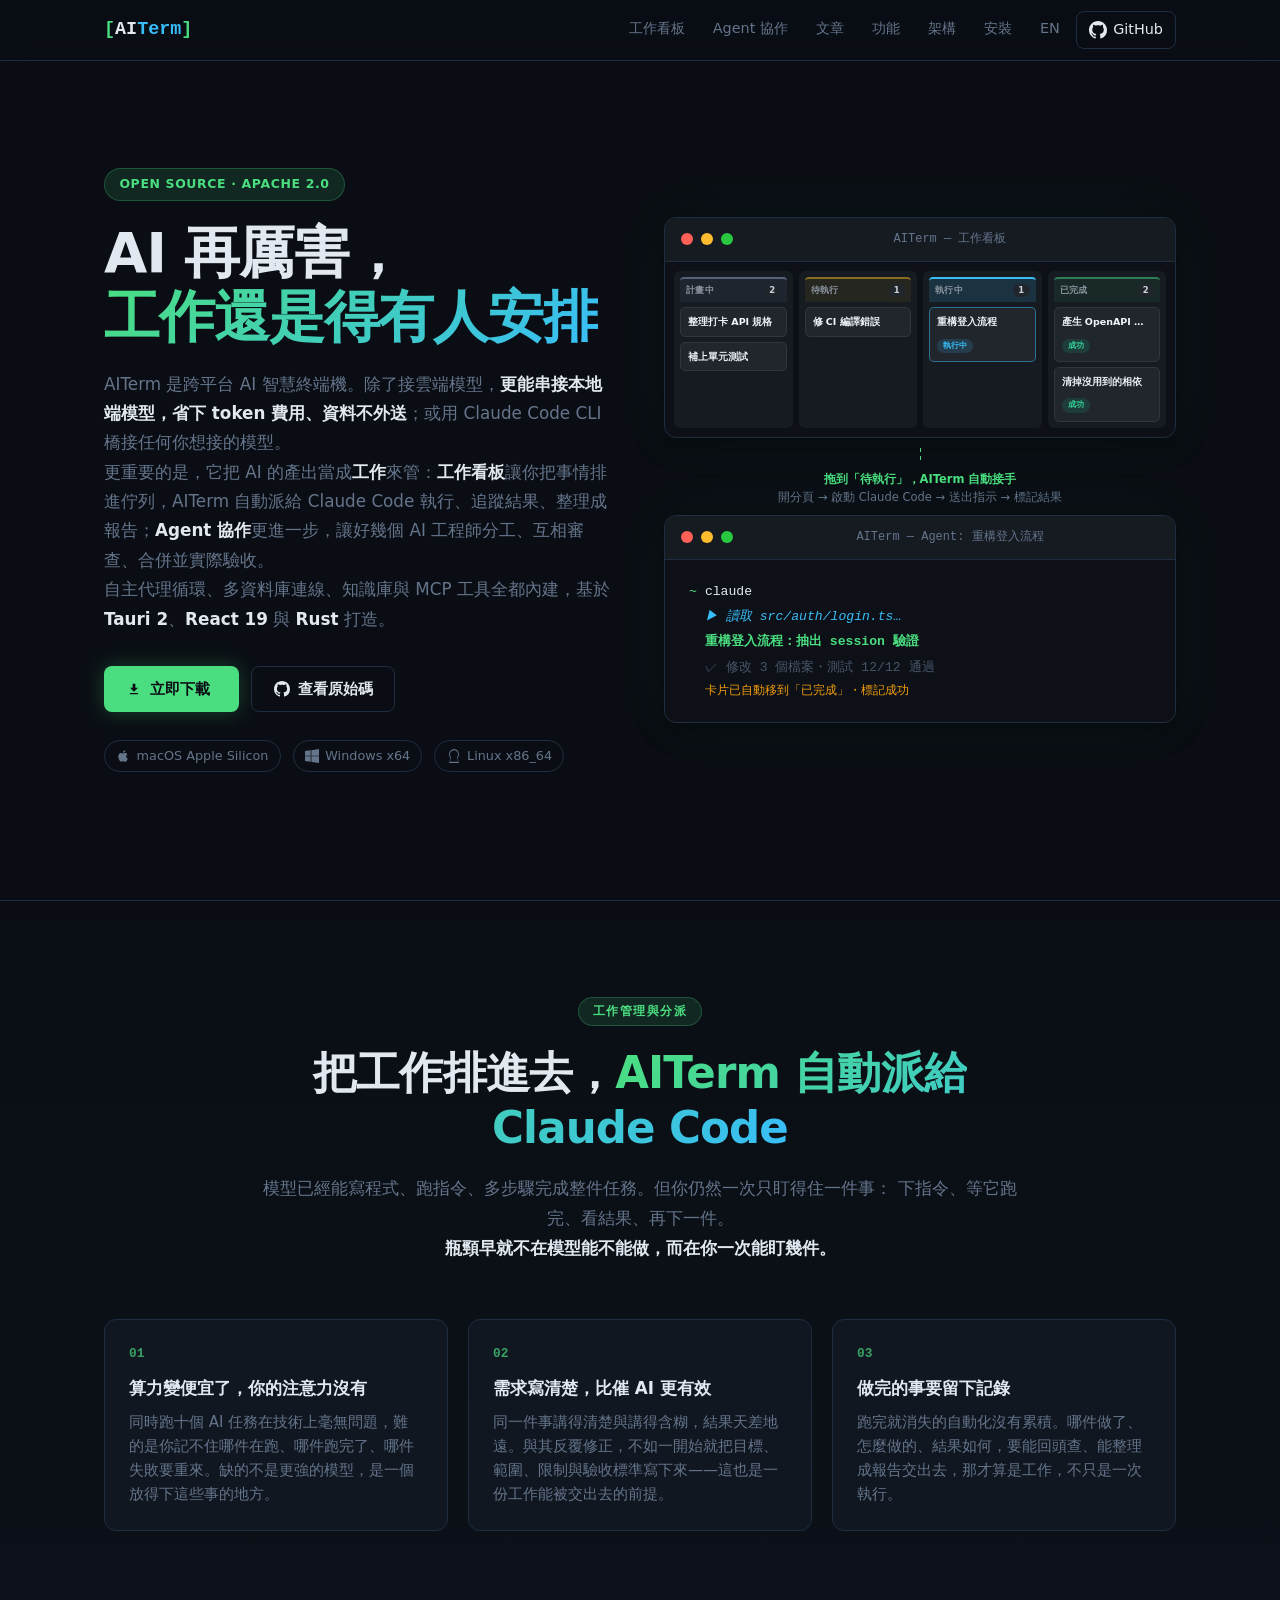
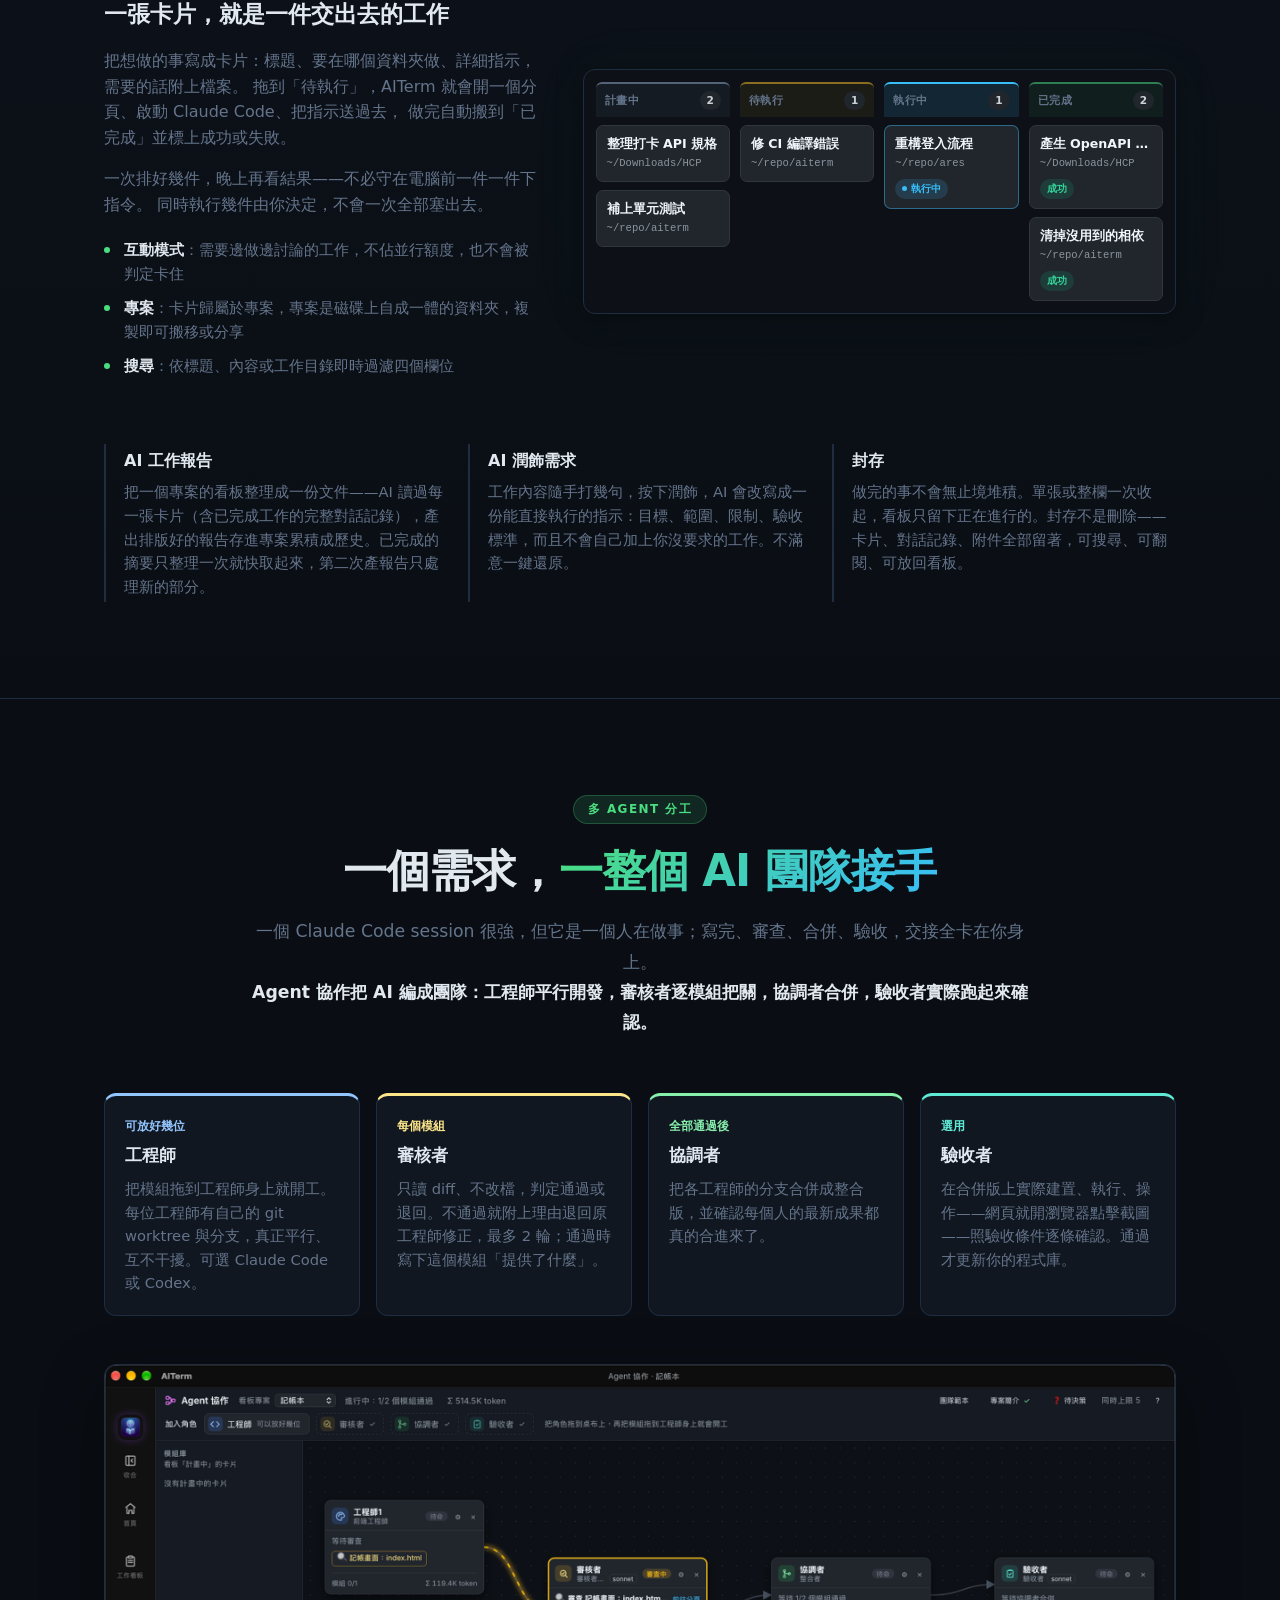
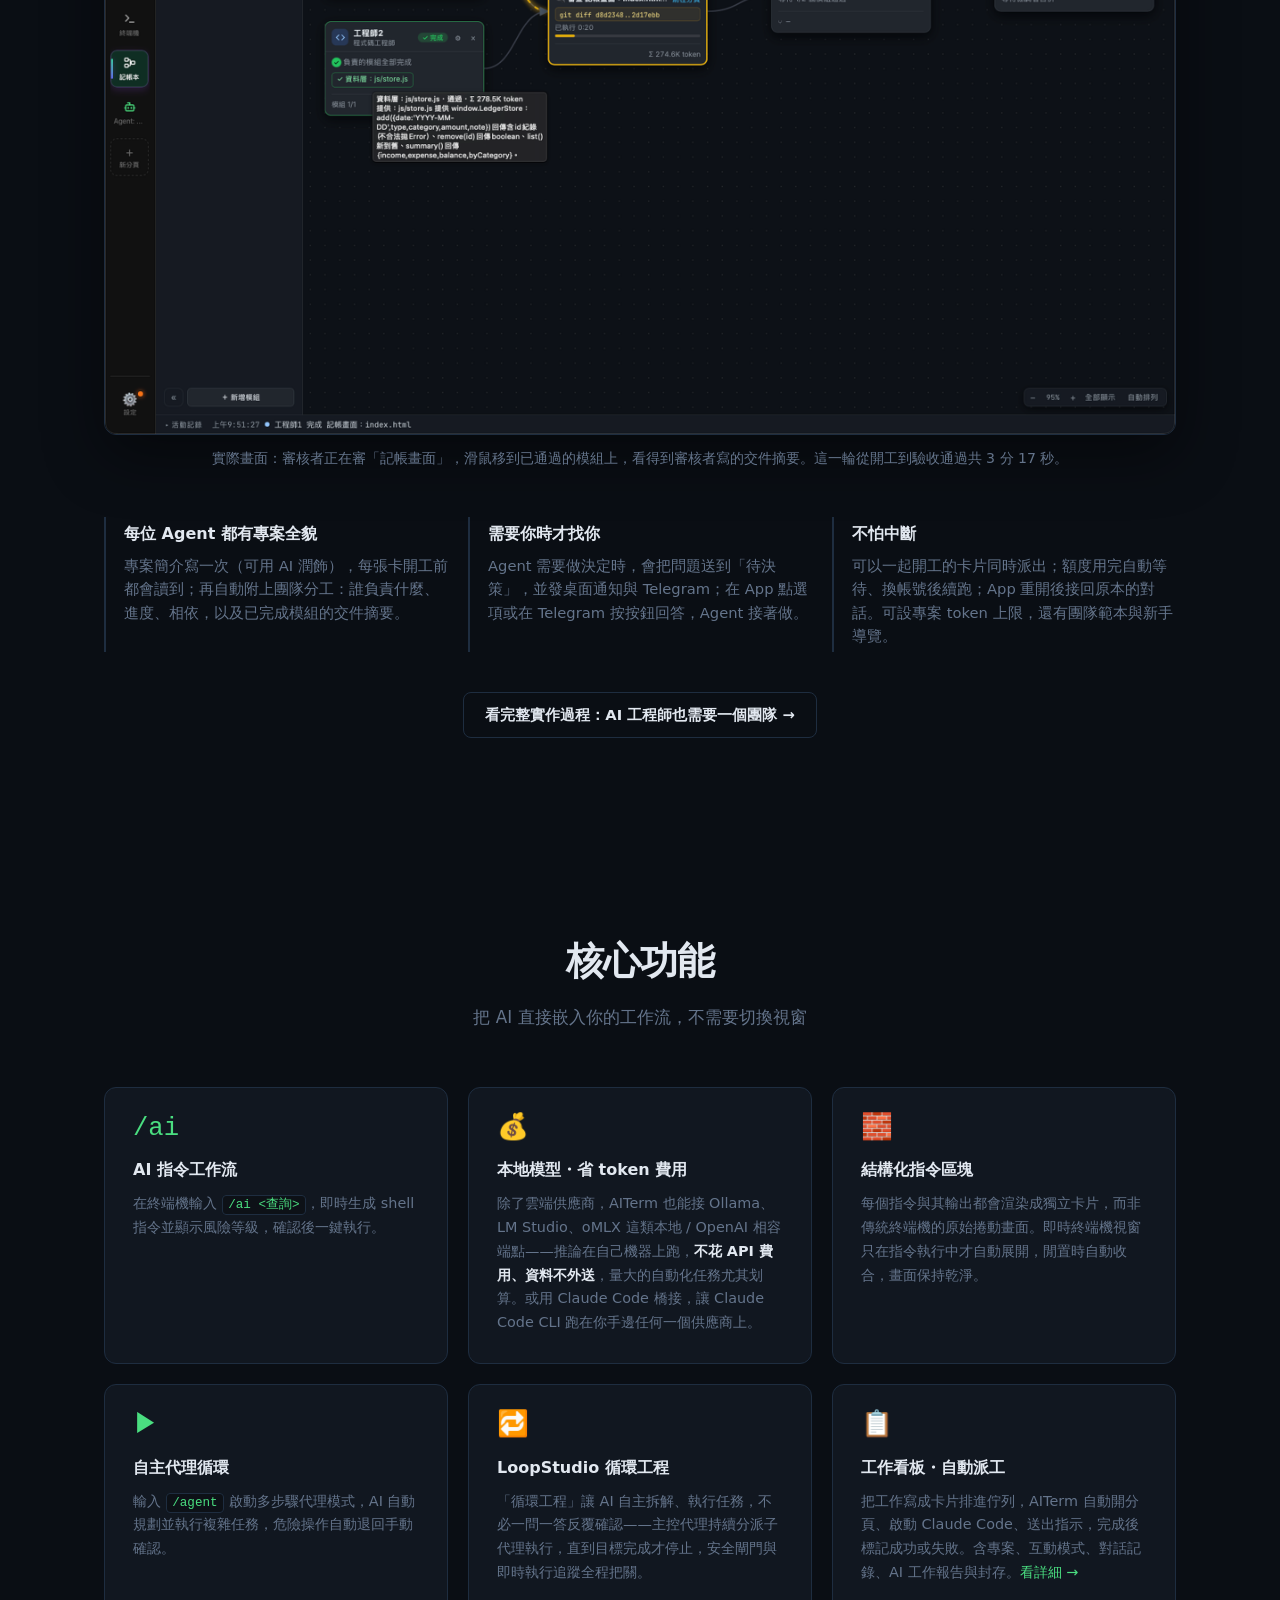
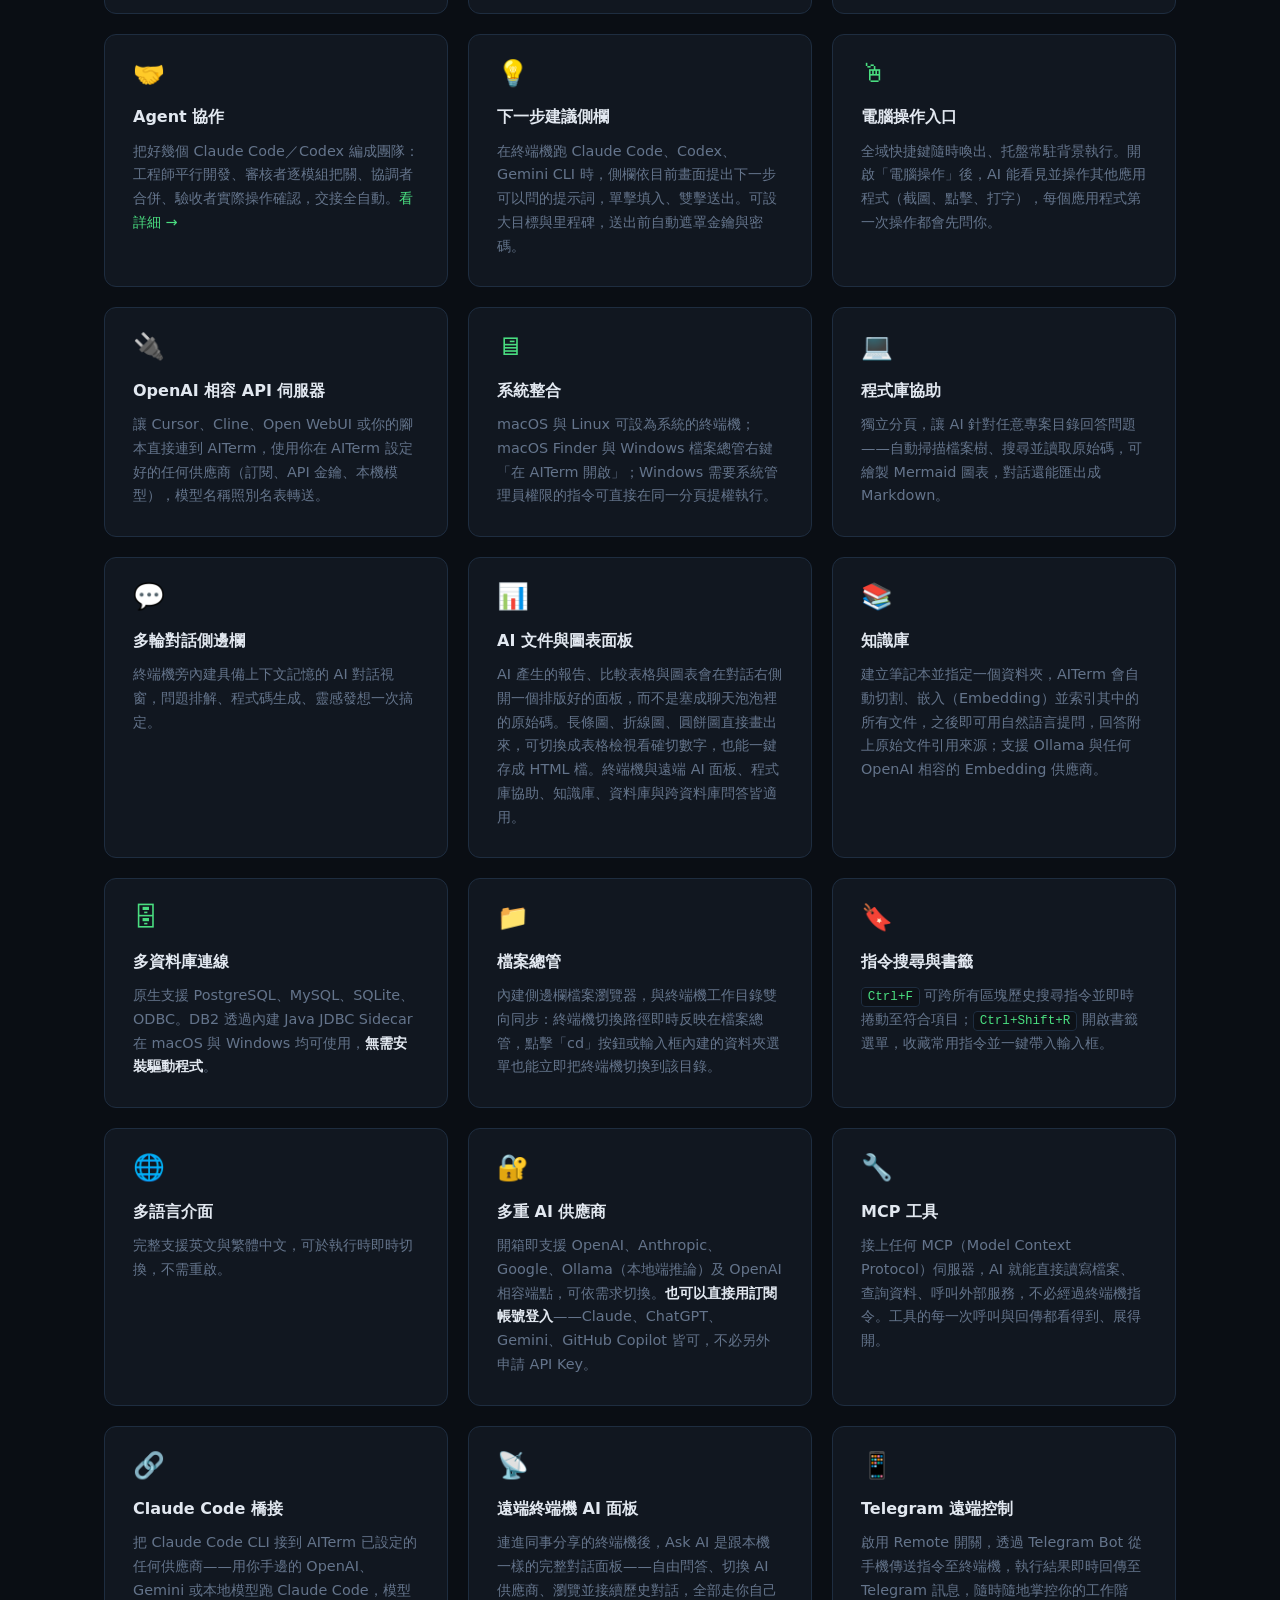
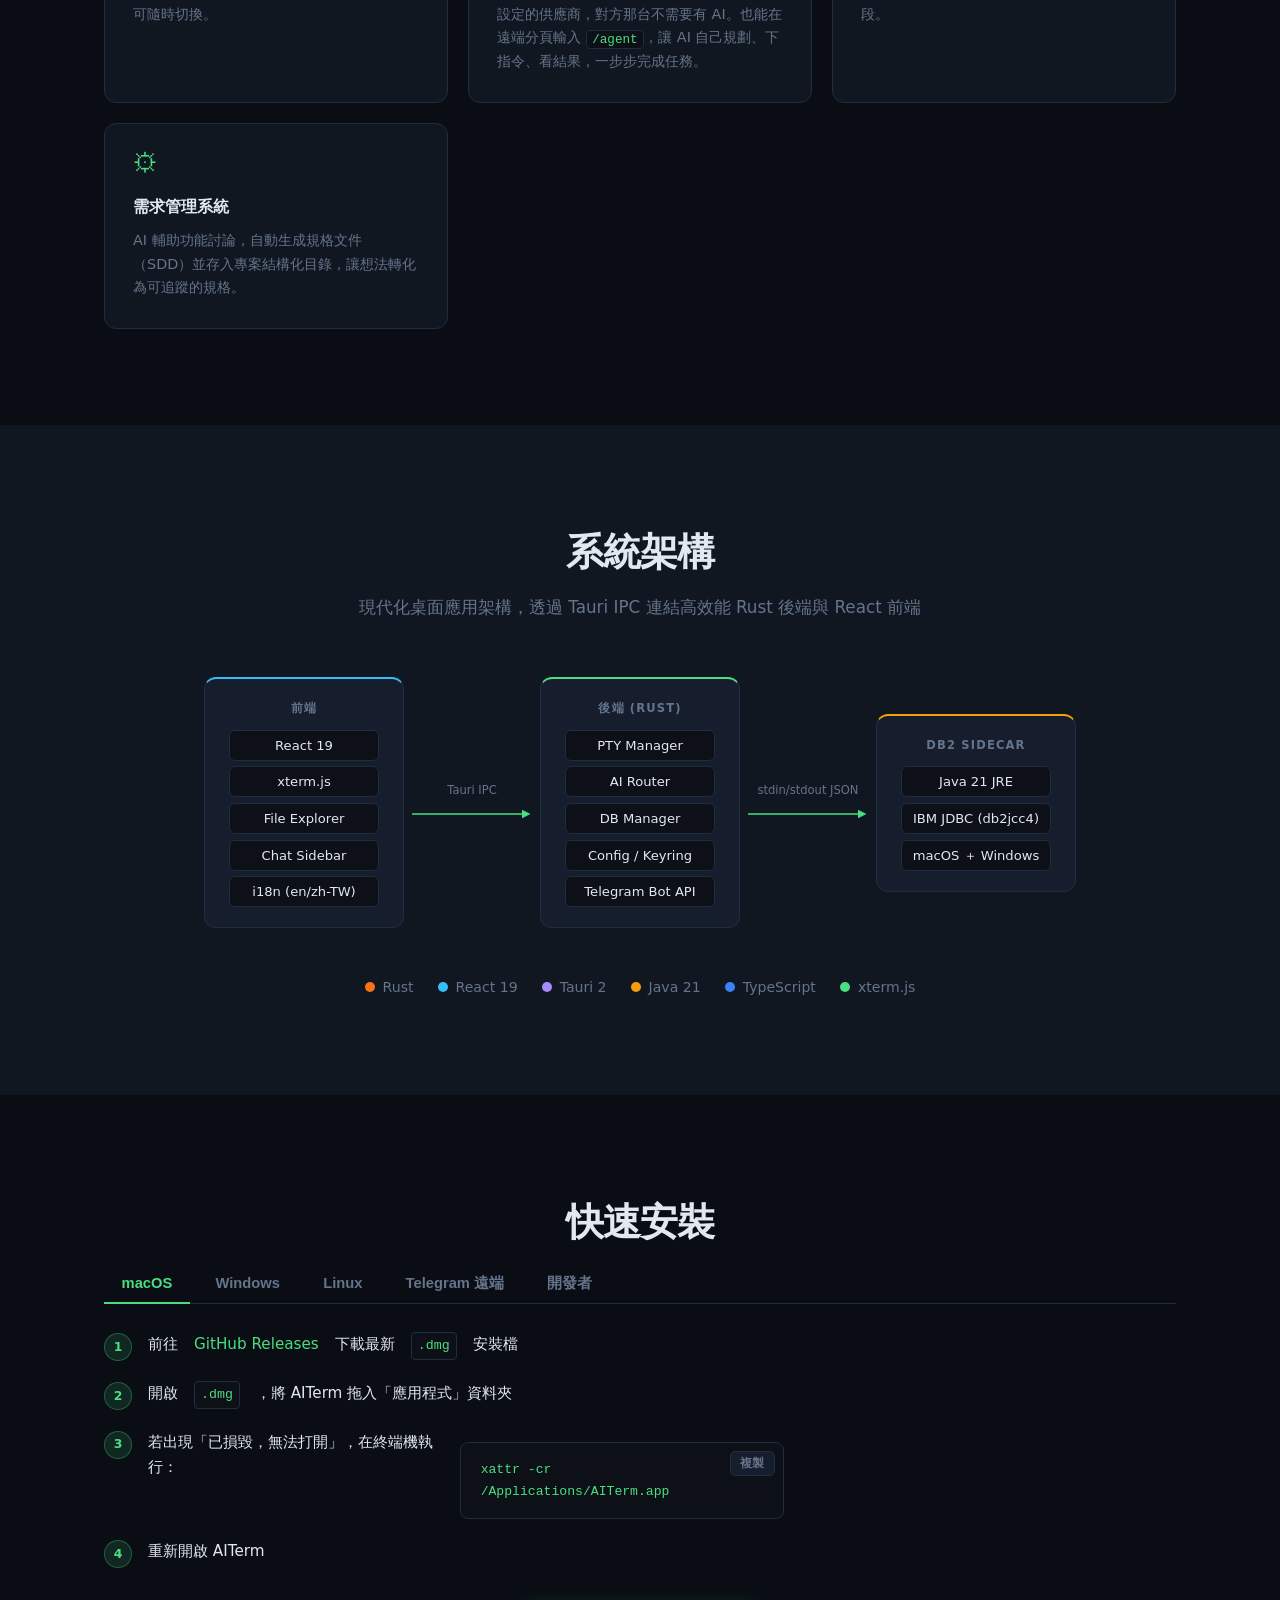
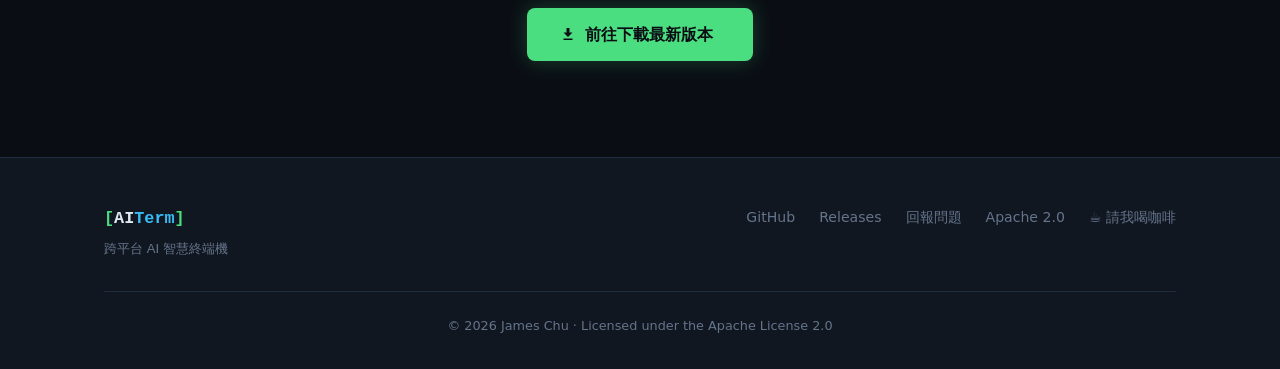
<file: index.html>
<!DOCTYPE html>
<html lang="zh-TW">
<head>
  <meta charset="UTF-8" />
  <meta name="viewport" content="width=device-width, initial-scale=1.0" />
  <title>AITerm — 會安排工作的 AI 終端機</title>
  <meta name="description" content="跨平台 AI 智慧終端機。除了雲端模型，更能串接本地端模型省下 token 費用，或用 Claude Code CLI 橋接任何模型。內建自主代理、知識庫、多資料庫與 MCP 工具，基於 Tauri 2、React 19 與 Rust。" />

  <link rel="canonical" href="https://aiterm.win/" />
  <link rel="alternate" hreflang="zh-Hant" href="https://aiterm.win/" />
  <link rel="alternate" hreflang="en" href="https://aiterm.win/en.html" />
  <link rel="alternate" hreflang="x-default" href="https://aiterm.win/" />

  <meta property="og:type" content="website" />
  <meta property="og:site_name" content="AITerm" />
  <meta property="og:locale" content="zh_TW" />
  <meta property="og:locale:alternate" content="en_US" />
  <meta property="og:title" content="AITerm — 會安排工作的 AI 終端機" />
  <meta property="og:description" content="跨平台 AI 智慧終端機。除了雲端模型，更能串接本地端模型省下 token 費用，或用 Claude Code CLI 橋接任何模型。內建自主代理、知識庫、多資料庫與 MCP 工具，基於 Tauri 2、React 19 與 Rust。" />
  <meta property="og:url" content="https://aiterm.win/" />
  <meta property="og:image" content="https://aiterm.win/og-image.png" />
  <meta property="og:image:width" content="1200" />
  <meta property="og:image:height" content="630" />
  <meta property="og:image:alt" content="AITerm — 讓終端機擁有 AI 超能力" />

  <meta name="twitter:card" content="summary_large_image" />
  <meta name="twitter:title" content="AITerm — AI 智慧終端機" />
  <meta name="twitter:description" content="跨平台 AI 智慧終端機——雲端與本地模型皆可，用本地模型省 token，或用 Claude Code CLI 橋接任何模型。" />
  <meta name="twitter:image" content="https://aiterm.win/og-image.png" />

  <link rel="stylesheet" href="style.css" />
  <link rel="icon" type="image/png" href="icon.png" />
  <link rel="apple-touch-icon" href="icon.png" />

  <script type="application/ld+json">
  {
    "@context": "https://schema.org",
    "@type": "SoftwareApplication",
    "name": "AITerm",
    "applicationCategory": "DeveloperApplication",
    "operatingSystem": "macOS, Windows, Linux",
    "description": "跨平台 AI 智慧終端機。除了雲端模型，更能串接本地端模型省下 token 費用，或用 Claude Code CLI 橋接任何模型。內建自主代理、知識庫、多資料庫與 MCP 工具，基於 Tauri 2、React 19 與 Rust。",
    "url": "https://aiterm.win/",
    "downloadUrl": "https://github.com/jamesju9999/AITERM/releases/latest",
    "softwareLicense": "https://www.apache.org/licenses/LICENSE-2.0",
    "author": { "@type": "Person", "name": "James Chu" },
    "offers": { "@type": "Offer", "price": "0", "priceCurrency": "USD" },
    "sameAs": ["https://github.com/jamesju9999/AITERM"]
  }
  </script>
</head>
<body>

  <!-- NAV -->
  <nav class="nav">
    <div class="nav-inner">
      <a href="#" class="nav-logo">
        <span class="logo-bracket">[</span>AI<span class="logo-term">Term</span><span class="logo-bracket">]</span>
      </a>
      <ul class="nav-links">
        <li><a href="#taskboard">工作看板</a></li>
        <li><a href="#agents">Agent 協作</a></li>
        <li><a href="blog/index.html">文章</a></li>
        <li><a href="#features">功能</a></li>
        <li><a href="#architecture">架構</a></li>
        <li><a href="#install">安裝</a></li>
        <li><a href="en.html">EN</a></li>
        <li><a href="https://github.com/jamesju9999/AITERM" target="_blank" rel="noopener" class="nav-github">
          <svg width="18" height="18" viewBox="0 0 24 24" fill="currentColor"><path d="M12 0C5.37 0 0 5.37 0 12c0 5.31 3.435 9.795 8.205 11.385.6.105.825-.255.825-.57 0-.285-.015-1.23-.015-2.235-3.015.555-3.795-.735-4.035-1.41-.135-.345-.72-1.41-1.23-1.695-.42-.225-1.02-.78-.015-.795.945-.015 1.62.87 1.845 1.23 1.08 1.815 2.805 1.305 3.495.99.105-.78.42-1.305.765-1.605-2.67-.3-5.46-1.335-5.46-5.925 0-1.305.465-2.385 1.23-3.225-.12-.3-.54-1.53.12-3.18 0 0 1.005-.315 3.3 1.23.96-.27 1.98-.405 3-.405s2.04.135 3 .405c2.295-1.56 3.3-1.23 3.3-1.23.66 1.65.24 2.88.12 3.18.765.84 1.23 1.905 1.23 3.225 0 4.605-2.805 5.625-5.475 5.925.435.375.81 1.095.81 2.22 0 1.605-.015 2.895-.015 3.3 0 .315.225.69.825.57A12.02 12.02 0 0 0 24 12c0-6.63-5.37-12-12-12z"/></svg>
          GitHub
        </a></li>
      </ul>
      <button class="nav-toggle" aria-label="選單">&#9776;</button>
    </div>
  </nav>

  <!-- HERO -->
  <section class="hero">
    <div class="hero-inner">
      <div class="hero-badge">Open Source · Apache 2.0</div>
      <h1 class="hero-title">
        AI 再厲害，<br />
        <span class="gradient-text">工作還是得有人安排</span>
      </h1>
      <p class="hero-sub">
        AITerm 是跨平台 AI 智慧終端機。除了接雲端模型，<strong>更能串接本地端模型，省下 token 費用、資料不外送</strong>；或用 Claude Code CLI 橋接任何你想接的模型。<br />
        更重要的是，它把 AI 的產出當成<strong>工作</strong>來管：<strong>工作看板</strong>讓你把事情排進佇列，AITerm 自動派給 Claude Code 執行、追蹤結果、整理成報告；<strong>Agent 協作</strong>更進一步，讓好幾個 AI 工程師分工、互相審查、合併並實際驗收。<br />
        自主代理循環、多資料庫連線、知識庫與 MCP 工具全都內建，基於 <strong>Tauri 2</strong>、<strong>React 19</strong> 與 <strong>Rust</strong> 打造。
      </p>
      <div class="hero-actions">
        <a href="https://github.com/jamesju9999/AITERM/releases/latest" target="_blank" rel="noopener" class="btn btn-primary download-btn">
          <svg width="16" height="16" viewBox="0 0 24 24" fill="currentColor"><path d="M12 16l-6-6h4V4h4v6h4l-6 6zm6 2H6v2h12v-2z"/></svg>
          立即下載 <span class="release-version"></span>
        </a>
        <a href="https://github.com/jamesju9999/AITERM" target="_blank" rel="noopener" class="btn btn-outline">
          <svg width="16" height="16" viewBox="0 0 24 24" fill="currentColor"><path d="M12 0C5.37 0 0 5.37 0 12c0 5.31 3.435 9.795 8.205 11.385.6.105.825-.255.825-.57 0-.285-.015-1.23-.015-2.235-3.015.555-3.795-.735-4.035-1.41-.135-.345-.72-1.41-1.23-1.695-.42-.225-1.02-.78-.015-.795.945-.015 1.62.87 1.845 1.23 1.08 1.815 2.805 1.305 3.495.99.105-.78.42-1.305.765-1.605-2.67-.3-5.46-1.335-5.46-5.925 0-1.305.465-2.385 1.23-3.225-.12-.3-.54-1.53.12-3.18 0 0 1.005-.315 3.3 1.23.96-.27 1.98-.405 3-.405s2.04.135 3 .405c2.295-1.56 3.3-1.23 3.3-1.23.66 1.65.24 2.88.12 3.18.765.84 1.23 1.905 1.23 3.225 0 4.605-2.805 5.625-5.475 5.925.435.375.81 1.095.81 2.22 0 1.605-.015 2.895-.015 3.3 0 .315.225.69.825.57A12.02 12.02 0 0 0 24 12c0-6.63-5.37-12-12-12z"/></svg>
          查看原始碼
        </a>
      </div>
      <div class="hero-platforms">
        <span class="platform-tag">
          <svg width="14" height="14" viewBox="0 0 24 24" fill="currentColor"><path d="M18.71 19.5c-.83 1.24-1.71 2.45-3.05 2.47-1.34.03-1.77-.79-3.29-.79-1.53 0-2 .77-3.27.82-1.31.05-2.3-1.32-3.14-2.53C4.25 17 2.94 12.45 4.7 9.39c.87-1.52 2.43-2.48 4.12-2.51 1.28-.02 2.5.87 3.29.87.78 0 2.26-1.07 3.8-.91.65.03 2.47.26 3.64 1.98-.09.06-2.17 1.28-2.15 3.81.03 3.02 2.65 4.03 2.68 4.04-.03.07-.42 1.44-1.38 2.83M13 3.5c.73-.83 1.94-1.46 2.94-1.5.13 1.17-.34 2.35-1.04 3.19-.69.85-1.83 1.51-2.95 1.42-.15-1.15.41-2.35 1.05-3.11z"/></svg>
          macOS Apple Silicon
        </span>
        <span class="platform-tag">
          <svg width="14" height="14" viewBox="0 0 24 24" fill="currentColor"><path d="M0 3.449L9.75 2.1v9.451H0m10.949-9.602L24 0v11.4H10.949M0 12.6h9.75v9.451L0 20.699M10.949 12.6H24V24l-12.9-1.801"/></svg>
          Windows x64
        </span>
        <span class="platform-tag">
          <svg width="14" height="14" viewBox="0 0 24 24" fill="currentColor"><path d="M12.504 0c-.155 0-.315.008-.48.021C7.27.488 3.58 4.27 3.58 9.25c0 2.47.947 4.728 2.497 6.43L3.58 24h16.84l-2.497-8.32C19.473 13.978 20.42 11.72 20.42 9.25 20.42 4.13 16.627.218 12.504 0zm0 2c3.454.178 6.416 2.939 6.416 7.25 0 2.046-.773 3.906-2.04 5.308l.002.007L18.916 22H5.084l2.034-7.435.002-.007C5.853 13.156 5.08 11.296 5.08 9.25c0-4.311 2.962-7.072 7.424-7.25z"/></svg>
          Linux x86_64
        </span>
      </div>
    </div>

    <!-- Task board → auto-dispatch -->
    <div class="hero-stack">
      <div class="hero-win">
        <div class="terminal-header">
          <span class="dot dot-red"></span>
          <span class="dot dot-yellow"></span>
          <span class="dot dot-green"></span>
          <span class="terminal-title">AITerm — 工作看板</span>
        </div>
        <div class="hero-mini-board">
          <div class="hero-col">
            <div class="hero-colhead"><span>計畫中</span><b>2</b></div>
            <div class="hero-card"><div class="t">整理打卡 API 規格</div></div>
            <div class="hero-card"><div class="t">補上單元測試</div></div>
          </div>
          <div class="hero-col">
            <div class="hero-colhead q"><span>待執行</span><b>1</b></div>
            <div class="hero-card"><div class="t">修 CI 編譯錯誤</div></div>
          </div>
          <div class="hero-col">
            <div class="hero-colhead r"><span>執行中</span><b>1</b></div>
            <div class="hero-card run"><div class="t">重構登入流程</div><span class="b rn">執行中</span></div>
          </div>
          <div class="hero-col">
            <div class="hero-colhead d"><span>已完成</span><b>2</b></div>
            <div class="hero-card"><div class="t">產生 OpenAPI 文件</div><span class="b ok">成功</span></div>
            <div class="hero-card"><div class="t">清掉沒用到的相依</div><span class="b ok">成功</span></div>
          </div>
        </div>
      </div>

      <div class="hero-link">
        <div class="hero-link-line"></div>
        <div class="hero-link-text">拖到「待執行」，AITerm 自動接手<br><span>開分頁 → 啟動 Claude Code → 送出指示 → 標記結果</span></div>
      </div>

      <div class="hero-win terminal-window">
        <div class="terminal-header">
          <span class="dot dot-red"></span>
          <span class="dot dot-yellow"></span>
          <span class="dot dot-green"></span>
          <span class="terminal-title">AITerm — Agent: 重構登入流程</span>
        </div>
        <div class="terminal-body">
          <div class="terminal-line"><span class="prompt">~</span> <span class="cmd">claude</span></div>
          <div class="terminal-line output ai-thinking">&#9654; 讀取 src/auth/login.ts…</div>
          <div class="terminal-line output ai-cmd">重構登入流程：抽出 session 驗證</div>
          <div class="terminal-line output muted">✓ 修改 3 個檔案・測試 12/12 通過</div>
          <div class="terminal-line output ai-explain">卡片已自動移到「已完成」・標記成功</div>
        </div>
      </div>
    </div>
  </section>

  <!-- TASK BOARD — 主張 -->
  <section id="taskboard" class="section taskboard">
    <div class="container">
      <div class="tb-lead">
        <div class="tb-eyebrow">工作管理與分派</div>
        <h2 class="tb-title">把工作排進去，<span class="gradient-text">AITerm 自動派給 Claude Code</span></h2>
        <p class="tb-claim">
          模型已經能寫程式、跑指令、多步驟完成整件任務。但你仍然一次只盯得住一件事：
          下指令、等它跑完、看結果、再下一件。<br />
          <strong>瓶頸早就不在模型能不能做，而在你一次能盯幾件。</strong>
        </p>
      </div>

      <div class="tb-args">
        <div class="tb-arg">
          <div class="tb-arg-num">01</div>
          <h3>算力變便宜了，你的注意力沒有</h3>
          <p>同時跑十個 AI 任務在技術上毫無問題，難的是你記不住哪件在跑、哪件跑完了、哪件失敗要重來。缺的不是更強的模型，是一個放得下這些事的地方。</p>
        </div>
        <div class="tb-arg">
          <div class="tb-arg-num">02</div>
          <h3>需求寫清楚，比催 AI 更有效</h3>
          <p>同一件事講得清楚與講得含糊，結果天差地遠。與其反覆修正，不如一開始就把目標、範圍、限制與驗收標準寫下來——這也是一份工作能被交出去的前提。</p>
        </div>
        <div class="tb-arg">
          <div class="tb-arg-num">03</div>
          <h3>做完的事要留下記錄</h3>
          <p>跑完就消失的自動化沒有累積。哪件做了、怎麼做的、結果如何，要能回頭查、能整理成報告交出去，那才算是工作，不只是一次執行。</p>
        </div>
      </div>

      <div class="tb-show">
        <div class="tb-show-text">
          <h3>一張卡片，就是一件交出去的工作</h3>
          <p>
            把想做的事寫成卡片：標題、要在哪個資料夾做、詳細指示，需要的話附上檔案。
            拖到「待執行」，AITerm 就會開一個分頁、啟動 Claude Code、把指示送過去，
            做完自動搬到「已完成」並標上成功或失敗。
          </p>
          <p>
            一次排好幾件，晚上再看結果——不必守在電腦前一件一件下指令。
            同時執行幾件由你決定，不會一次全部塞出去。
          </p>
          <ul class="tb-points">
            <li><strong>互動模式</strong>：需要邊做邊討論的工作，不佔並行額度，也不會被判定卡住</li>
            <li><strong>專案</strong>：卡片歸屬於專案，專案是磁碟上自成一體的資料夾，複製即可搬移或分享</li>
            <li><strong>搜尋</strong>：依標題、內容或工作目錄即時過濾四個欄位</li>
          </ul>
        </div>

        <div class="tb-board" aria-hidden="true">
          <div class="tb-col">
            <div class="tb-col-head"><span>計畫中</span><span class="tb-col-n">2</span></div>
            <div class="tb-card"><div class="tb-card-t">整理打卡 API 規格</div><div class="tb-card-p">~/Downloads/HCP</div></div>
            <div class="tb-card"><div class="tb-card-t">補上單元測試</div><div class="tb-card-p">~/repo/aiterm</div></div>
          </div>
          <div class="tb-col">
            <div class="tb-col-head tb-queued"><span>待執行</span><span class="tb-col-n">1</span></div>
            <div class="tb-card"><div class="tb-card-t">修 CI 編譯錯誤</div><div class="tb-card-p">~/repo/aiterm</div></div>
          </div>
          <div class="tb-col">
            <div class="tb-col-head tb-running"><span>執行中</span><span class="tb-col-n">1</span></div>
            <div class="tb-card tb-card--running">
              <div class="tb-card-t">重構登入流程</div>
              <div class="tb-card-p">~/repo/ares</div>
              <div class="tb-badges"><span class="tb-badge tb-badge--run"><i></i>執行中</span></div>
            </div>
          </div>
          <div class="tb-col">
            <div class="tb-col-head tb-done"><span>已完成</span><span class="tb-col-n">2</span></div>
            <div class="tb-card"><div class="tb-card-t">產生 OpenAPI 文件</div><div class="tb-card-p">~/Downloads/HCP</div><div class="tb-badges"><span class="tb-badge tb-badge--ok">成功</span></div></div>
            <div class="tb-card"><div class="tb-card-t">清掉沒用到的相依</div><div class="tb-card-p">~/repo/aiterm</div><div class="tb-badges"><span class="tb-badge tb-badge--ok">成功</span></div></div>
          </div>
        </div>
      </div>

      <div class="tb-extras">
        <div class="tb-extra">
          <h4>AI 工作報告</h4>
          <p>把一個專案的看板整理成一份文件——AI 讀過每一張卡片（含已完成工作的完整對話記錄），產出排版好的報告存進專案累積成歷史。已完成的摘要只整理一次就快取起來，第二次產報告只處理新的部分。</p>
        </div>
        <div class="tb-extra">
          <h4>AI 潤飾需求</h4>
          <p>工作內容隨手打幾句，按下潤飾，AI 會改寫成一份能直接執行的指示：目標、範圍、限制、驗收標準，而且不會自己加上你沒要求的工作。不滿意一鍵還原。</p>
        </div>
        <div class="tb-extra">
          <h4>封存</h4>
          <p>做完的事不會無止境堆積。單張或整欄一次收起，看板只留下正在進行的。封存不是刪除——卡片、對話記錄、附件全部留著，可搜尋、可翻閱、可放回看板。</p>
        </div>
      </div>
    </div>
  </section>

  <!-- AGENT 協作 -->
  <section id="agents" class="section agentcollab">
    <div class="container">
      <div class="tb-lead">
        <div class="tb-eyebrow">多 Agent 分工</div>
        <h2 class="tb-title">一個需求，<span class="gradient-text">一整個 AI 團隊接手</span></h2>
        <p class="tb-claim">
          一個 Claude Code session 很強，但它是一個人在做事；寫完、審查、合併、驗收，交接全卡在你身上。<br />
          <strong>Agent 協作把 AI 編成團隊：工程師平行開發，審核者逐模組把關，協調者合併，驗收者實際跑起來確認。</strong>
        </p>
      </div>

      <div class="ac-roles">
        <div class="ac-role" style="--c:#93c5fd">
          <div class="ac-role-who">可放好幾位</div>
          <h3>工程師</h3>
          <p>把模組拖到工程師身上就開工。每位工程師有自己的 git worktree 與分支，真正平行、互不干擾。可選 Claude Code 或 Codex。</p>
        </div>
        <div class="ac-role" style="--c:#fde68a">
          <div class="ac-role-who">每個模組</div>
          <h3>審核者</h3>
          <p>只讀 diff、不改檔，判定通過或退回。不通過就附上理由退回原工程師修正，最多 2 輪；通過時寫下這個模組「提供了什麼」。</p>
        </div>
        <div class="ac-role" style="--c:#86efac">
          <div class="ac-role-who">全部通過後</div>
          <h3>協調者</h3>
          <p>把各工程師的分支合併成整合版，並確認每個人的最新成果都真的合進來了。</p>
        </div>
        <div class="ac-role" style="--c:#5eead4">
          <div class="ac-role-who">選用</div>
          <h3>驗收者</h3>
          <p>在合併版上實際建置、執行、操作——網頁就開瀏覽器點擊截圖——照驗收條件逐條確認。通過才更新你的程式庫。</p>
        </div>
      </div>

      <figure class="ac-shot">
        <img src="blog/images/agent-collaboration/s06-reviewing.png" width="2400" height="1500" decoding="async"
             alt="Agent 協作桌布：兩位工程師、審核者、協調者、驗收者，審核者正在審查一個模組" />
        <figcaption>實際畫面：審核者正在審「記帳畫面」，滑鼠移到已通過的模組上，看得到審核者寫的交件摘要。這一輪從開工到驗收通過共 3 分 17 秒。</figcaption>
      </figure>

      <div class="tb-extras">
        <div class="tb-extra">
          <h4>每位 Agent 都有專案全貌</h4>
          <p>專案簡介寫一次（可用 AI 潤飾），每張卡開工前都會讀到；再自動附上團隊分工：誰負責什麼、進度、相依，以及已完成模組的交件摘要。</p>
        </div>
        <div class="tb-extra">
          <h4>需要你時才找你</h4>
          <p>Agent 需要做決定時，會把問題送到「待決策」，並發桌面通知與 Telegram；在 App 點選項或在 Telegram 按按鈕回答，Agent 接著做。</p>
        </div>
        <div class="tb-extra">
          <h4>不怕中斷</h4>
          <p>可以一起開工的卡片同時派出；額度用完自動等待、換帳號後續跑；App 重開後接回原本的對話。可設專案 token 上限，還有團隊範本與新手導覽。</p>
        </div>
      </div>

      <div class="ac-more">
        <a href="blog/agent-collaboration.html" class="btn btn-outline">看完整實作過程：AI 工程師也需要一個團隊 &#8594;</a>
      </div>
    </div>
  </section>

  <!-- FEATURES -->
  <section id="features" class="section features">
    <div class="container">
      <h2 class="section-title">核心功能</h2>
      <p class="section-sub">把 AI 直接嵌入你的工作流，不需要切換視窗</p>

      <div class="features-grid">
        <div class="feature-card">
          <div class="feature-icon">&#47;ai</div>
          <h3>AI 指令工作流</h3>
          <p>在終端機輸入 <code>/ai &lt;查詢&gt;</code>，即時生成 shell 指令並顯示風險等級，確認後一鍵執行。</p>
        </div>
        <div class="feature-card">
          <div class="feature-icon">&#128176;</div>
          <h3>本地模型・省 token 費用</h3>
          <p>除了雲端供應商，AITerm 也能接 Ollama、LM Studio、oMLX 這類本地 / OpenAI 相容端點——推論在自己機器上跑，<strong>不花 API 費用、資料不外送</strong>，量大的自動化任務尤其划算。或用 Claude Code 橋接，讓 Claude Code CLI 跑在你手邊任何一個供應商上。</p>
        </div>
        <div class="feature-card">
          <div class="feature-icon">&#129521;</div>
          <h3>結構化指令區塊</h3>
          <p>每個指令與其輸出都會渲染成獨立卡片，而非傳統終端機的原始捲動畫面。即時終端機視窗只在指令執行中才自動展開，閒置時自動收合，畫面保持乾淨。</p>
        </div>
        <div class="feature-card">
          <div class="feature-icon">&#9654;</div>
          <h3>自主代理循環</h3>
          <p>輸入 <code>/agent</code> 啟動多步驟代理模式，AI 自動規劃並執行複雜任務，危險操作自動退回手動確認。</p>
        </div>
        <div class="feature-card">
          <div class="feature-icon">&#128257;</div>
          <h3>LoopStudio 循環工程</h3>
          <p>「循環工程」讓 AI 自主拆解、執行任務，不必一問一答反覆確認——主控代理持續分派子代理執行，直到目標完成才停止，安全閘門與即時執行追蹤全程把關。</p>
        </div>
        <div class="feature-card">
          <div class="feature-icon">&#128203;</div>
          <h3>工作看板・自動派工</h3>
          <p>把工作寫成卡片排進佇列，AITerm 自動開分頁、啟動 Claude Code、送出指示，完成後標記成功或失敗。含專案、互動模式、對話記錄、AI 工作報告與封存。<a href="#taskboard">看詳細 &#8594;</a></p>
        </div>
        <div class="feature-card">
          <div class="feature-icon">&#129309;</div>
          <h3>Agent 協作</h3>
          <p>把好幾個 Claude Code／Codex 編成團隊：工程師平行開發、審核者逐模組把關、協調者合併、驗收者實際操作確認，交接全自動。<a href="#agents">看詳細 &#8594;</a></p>
        </div>
        <div class="feature-card">
          <div class="feature-icon">&#128161;</div>
          <h3>下一步建議側欄</h3>
          <p>在終端機跑 Claude Code、Codex、Gemini CLI 時，側欄依目前畫面提出下一步可以問的提示詞，單擊填入、雙擊送出。可設大目標與里程碑，送出前自動遮罩金鑰與密碼。</p>
        </div>
        <div class="feature-card">
          <div class="feature-icon">&#128433;</div>
          <h3>電腦操作入口</h3>
          <p>全域快捷鍵隨時喚出、托盤常駐背景執行。開啟「電腦操作」後，AI 能看見並操作其他應用程式（截圖、點擊、打字），每個應用程式第一次操作都會先問你。</p>
        </div>
        <div class="feature-card">
          <div class="feature-icon">&#128268;</div>
          <h3>OpenAI 相容 API 伺服器</h3>
          <p>讓 Cursor、Cline、Open WebUI 或你的腳本直接連到 AITerm，使用你在 AITerm 設定好的任何供應商（訂閱、API 金鑰、本機模型），模型名稱照別名表轉送。</p>
        </div>
        <div class="feature-card">
          <div class="feature-icon">&#128421;</div>
          <h3>系統整合</h3>
          <p>macOS 與 Linux 可設為系統的終端機；macOS Finder 與 Windows 檔案總管右鍵「在 AITerm 開啟」；Windows 需要系統管理員權限的指令可直接在同一分頁提權執行。</p>
        </div>
        <div class="feature-card">
          <div class="feature-icon">&#128187;</div>
          <h3>程式庫協助</h3>
          <p>獨立分頁，讓 AI 針對任意專案目錄回答問題——自動掃描檔案樹、搜尋並讀取原始碼，可繪製 Mermaid 圖表，對話還能匯出成 Markdown。</p>
        </div>
        <div class="feature-card">
          <div class="feature-icon">&#128172;</div>
          <h3>多輪對話側邊欄</h3>
          <p>終端機旁內建具備上下文記憶的 AI 對話視窗，問題排解、程式碼生成、靈感發想一次搞定。</p>
        </div>
        <div class="feature-card">
          <div class="feature-icon">&#128202;</div>
          <h3>AI 文件與圖表面板</h3>
          <p>AI 產生的報告、比較表格與圖表會在對話右側開一個排版好的面板，而不是塞成聊天泡泡裡的原始碼。長條圖、折線圖、圓餅圖直接畫出來，可切換成表格檢視看確切數字，也能一鍵存成 HTML 檔。終端機與遠端 AI 面板、程式庫協助、知識庫、資料庫與跨資料庫問答皆適用。</p>
        </div>
        <div class="feature-card">
          <div class="feature-icon">&#128218;</div>
          <h3>知識庫</h3>
          <p>建立筆記本並指定一個資料夾，AITerm 會自動切割、嵌入（Embedding）並索引其中的所有文件，之後即可用自然語言提問，回答附上原始文件引用來源；支援 Ollama 與任何 OpenAI 相容的 Embedding 供應商。</p>
        </div>
        <div class="feature-card">
          <div class="feature-icon">&#128452;</div>
          <h3>多資料庫連線</h3>
          <p>原生支援 PostgreSQL、MySQL、SQLite、ODBC。DB2 透過內建 Java JDBC Sidecar 在 macOS 與 Windows 均可使用，<strong>無需安裝驅動程式</strong>。</p>
        </div>
        <div class="feature-card">
          <div class="feature-icon">&#128193;</div>
          <h3>檔案總管</h3>
          <p>內建側邊欄檔案瀏覽器，與終端機工作目錄雙向同步：終端機切換路徑即時反映在檔案總管，點擊「cd」按鈕或輸入框內建的資料夾選單也能立即把終端機切換到該目錄。</p>
        </div>
        <div class="feature-card">
          <div class="feature-icon">&#128278;</div>
          <h3>指令搜尋與書籤</h3>
          <p><code>Ctrl+F</code> 可跨所有區塊歷史搜尋指令並即時捲動至符合項目；<code>Ctrl+Shift+R</code> 開啟書籤選單，收藏常用指令並一鍵帶入輸入框。</p>
        </div>
        <div class="feature-card">
          <div class="feature-icon">&#127760;</div>
          <h3>多語言介面</h3>
          <p>完整支援英文與繁體中文，可於執行時即時切換，不需重啟。</p>
        </div>
        <div class="feature-card">
          <div class="feature-icon">&#128272;</div>
          <h3>多重 AI 供應商</h3>
          <p>開箱即支援 OpenAI、Anthropic、Google、Ollama（本地端推論）及 OpenAI 相容端點，可依需求切換。<strong>也可以直接用訂閱帳號登入</strong>——Claude、ChatGPT、Gemini、GitHub Copilot 皆可，不必另外申請 API Key。</p>
        </div>
        <div class="feature-card">
          <div class="feature-icon">&#128295;</div>
          <h3>MCP 工具</h3>
          <p>接上任何 MCP（Model Context Protocol）伺服器，AI 就能直接讀寫檔案、查詢資料、呼叫外部服務，不必經過終端機指令。工具的每一次呼叫與回傳都看得到、展得開。</p>
        </div>
        <div class="feature-card">
          <div class="feature-icon">&#128279;</div>
          <h3>Claude Code 橋接</h3>
          <p>把 Claude Code CLI 接到 AITerm 已設定的任何供應商——用你手邊的 OpenAI、Gemini 或本地模型跑 Claude Code，模型可隨時切換。</p>
        </div>
        <div class="feature-card">
          <div class="feature-icon">&#128225;</div>
          <h3>遠端終端機 AI 面板</h3>
          <p>連進同事分享的終端機後，Ask AI 是跟本機一樣的完整對話面板——自由問答、切換 AI 供應商、瀏覽並接續歷史對話，全部走你自己設定的供應商，對方那台不需要有 AI。也能在遠端分頁輸入 <code>/agent</code>，讓 AI 自己規劃、下指令、看結果，一步步完成任務。</p>
        </div>
        <div class="feature-card">
          <div class="feature-icon">&#128241;</div>
          <h3>Telegram 遠端控制</h3>
          <p>啟用 Remote 開關，透過 Telegram Bot 從手機傳送指令至終端機，執行結果即時回傳至 Telegram 訊息，隨時隨地掌控你的工作階段。</p>
        </div>
        <div class="feature-card">
          <div class="feature-icon">&#9881;</div>
          <h3>需求管理系統</h3>
          <p>AI 輔助功能討論，自動生成規格文件（SDD）並存入專案結構化目錄，讓想法轉化為可追蹤的規格。</p>
        </div>
      </div>
    </div>
  </section>

  <!-- ARCHITECTURE -->
  <section id="architecture" class="section architecture">
    <div class="container">
      <h2 class="section-title">系統架構</h2>
      <p class="section-sub">現代化桌面應用架構，透過 Tauri IPC 連結高效能 Rust 後端與 React 前端</p>

      <div class="arch-diagram">
        <div class="arch-layer frontend">
          <div class="arch-label">前端</div>
          <div class="arch-items">
            <span class="arch-item">React 19</span>
            <span class="arch-item">xterm.js</span>
            <span class="arch-item">File Explorer</span>
            <span class="arch-item">Chat Sidebar</span>
            <span class="arch-item">i18n (en/zh-TW)</span>
          </div>
        </div>
        <div class="arch-arrow">
          <span>Tauri IPC</span>
          <svg width="120" height="20" viewBox="0 0 120 20"><defs><marker id="a" markerWidth="6" markerHeight="6" refX="3" refY="3" orient="auto"><path d="M0,0 L6,3 L0,6 Z" fill="#4ade80"/></marker></defs><line x1="0" y1="10" x2="114" y2="10" stroke="#4ade80" stroke-width="1.5" marker-end="url(#a)"/></svg>
        </div>
        <div class="arch-layer backend">
          <div class="arch-label">後端 (Rust)</div>
          <div class="arch-items">
            <span class="arch-item">PTY Manager</span>
            <span class="arch-item">AI Router</span>
            <span class="arch-item">DB Manager</span>
            <span class="arch-item">Config / Keyring</span>
            <span class="arch-item">Telegram Bot API</span>
          </div>
        </div>
        <div class="arch-arrow">
          <span>stdin/stdout JSON</span>
          <svg width="120" height="20" viewBox="0 0 120 20"><defs><marker id="b" markerWidth="6" markerHeight="6" refX="3" refY="3" orient="auto"><path d="M0,0 L6,3 L0,6 Z" fill="#4ade80"/></marker></defs><line x1="0" y1="10" x2="114" y2="10" stroke="#4ade80" stroke-width="1.5" marker-end="url(#b)"/></svg>
        </div>
        <div class="arch-layer sidecar">
          <div class="arch-label">DB2 Sidecar</div>
          <div class="arch-items">
            <span class="arch-item">Java 21 JRE</span>
            <span class="arch-item">IBM JDBC (db2jcc4)</span>
            <span class="arch-item">macOS ＋ Windows</span>
          </div>
        </div>
      </div>

      <div class="tech-stack">
        <div class="tech-item"><span class="tech-dot rust"></span>Rust</div>
        <div class="tech-item"><span class="tech-dot react"></span>React 19</div>
        <div class="tech-item"><span class="tech-dot tauri"></span>Tauri 2</div>
        <div class="tech-item"><span class="tech-dot java"></span>Java 21</div>
        <div class="tech-item"><span class="tech-dot ts"></span>TypeScript</div>
        <div class="tech-item"><span class="tech-dot xterm"></span>xterm.js</div>
      </div>
    </div>
  </section>

  <!-- INSTALL -->
  <section id="install" class="section install">
    <div class="container">
      <h2 class="section-title">快速安裝</h2>

      <div class="install-tabs">
        <button class="tab-btn active" data-tab="macos">macOS</button>
        <button class="tab-btn" data-tab="windows">Windows</button>
        <button class="tab-btn" data-tab="linux">Linux</button>
        <button class="tab-btn" data-tab="telegram">Telegram 遠端</button>
        <button class="tab-btn" data-tab="dev">開發者</button>
      </div>

      <div class="tab-content active" id="tab-macos">
        <ol class="install-steps">
          <li>前往 <a href="https://github.com/jamesju9999/AITERM/releases/latest" target="_blank" rel="noopener" class="release-link">GitHub Releases</a> 下載最新 <code>.dmg</code> 安裝檔</li>
          <li>開啟 <code>.dmg</code>，將 AITerm 拖入「應用程式」資料夾</li>
          <li>若出現「已損毀，無法打開」，在終端機執行：
            <div class="code-block">
              <button class="copy-btn" data-code="xattr -cr /Applications/AITerm.app">複製</button>
              <pre>xattr -cr /Applications/AITerm.app</pre>
            </div>
          </li>
          <li>重新開啟 AITerm</li>
        </ol>
      </div>

      <div class="tab-content" id="tab-windows">
        <ol class="install-steps">
          <li>前往 <a href="https://github.com/jamesju9999/AITERM/releases/latest" target="_blank" rel="noopener" class="release-link">GitHub Releases</a> 下載最新 <code>-setup.exe</code> 安裝檔</li>
          <li>執行安裝檔，依照指示完成安裝</li>
          <li>從開始選單或桌面捷徑啟動 AITerm</li>
        </ol>
      </div>

      <div class="tab-content" id="tab-linux">
        <div class="install-note" style="background:rgba(248,113,113,0.08);border:1px solid #f87171;border-radius:6px;padding:10px 14px;margin-bottom:16px;font-size:13px;color:#f87171;">
          ⚠️ <strong>最低需求：Ubuntu 22.04 LTS</strong>（或提供 <code>libwebkit2gtk-4.1</code> 的發行版）。Ubuntu 20.04 及更早版本<strong>不支援</strong>。
        </div>

        <!-- arch selector -->
        <div style="display:flex;gap:8px;margin-bottom:16px;">
          <button class="tab-btn active linux-arch-btn" data-arch="x64" style="font-size:11px;padding:4px 12px;">x86_64（一般 PC）</button>
          <button class="tab-btn linux-arch-btn" data-arch="arm64" style="font-size:11px;padding:4px 12px;">ARM64（Parallels / Apple Silicon）</button>
        </div>

        <!-- x64 -->
        <div class="linux-arch-content" id="linux-x64">
          <ol class="install-steps">
            <li>前往 <a href="https://github.com/jamesju9999/AITERM/releases/latest" target="_blank" rel="noopener" class="release-link">GitHub Releases</a>，下載 <code>_x86_64.AppImage</code> 或 <code>_amd64.deb</code></li>
            <li><strong>AppImage（免安裝，Ubuntu 22.04+）：</strong>
              <div class="code-block">
                <button class="copy-btn" data-code="chmod +x AITerm_*_x86_64.AppImage &amp;&amp; ./AITerm_*_x86_64.AppImage">複製</button>
                <pre>chmod +x AITerm_*_x86_64.AppImage &amp;&amp; ./AITerm_*_x86_64.AppImage</pre>
              </div>
            </li>
            <li><strong>.deb 套件（Ubuntu 24.04+）：</strong>
              <div class="code-block">
                <button class="copy-btn" data-code="sudo apt install ./aiterm_*_amd64.deb">複製</button>
                <pre>sudo apt install ./aiterm_*_amd64.deb</pre>
              </div>
            </li>
          </ol>
        </div>

        <!-- arm64 -->
        <div class="linux-arch-content" id="linux-arm64" style="display:none;">
          <ol class="install-steps">
            <li>前往 <a href="https://github.com/jamesju9999/AITERM/releases/latest" target="_blank" rel="noopener" class="release-link">GitHub Releases</a>，下載 <code>_aarch64.AppImage</code> 或 <code>_arm64.deb</code></li>
            <li><strong>AppImage（免安裝，Ubuntu 22.04+ ARM）：</strong>
              <div class="code-block">
                <button class="copy-btn" data-code="chmod +x AITerm_*_aarch64.AppImage &amp;&amp; ./AITerm_*_aarch64.AppImage">複製</button>
                <pre>chmod +x AITerm_*_aarch64.AppImage &amp;&amp; ./AITerm_*_aarch64.AppImage</pre>
              </div>
            </li>
            <li><strong>.deb 套件（Ubuntu 24.04+ ARM）：</strong>
              <div class="code-block">
                <button class="copy-btn" data-code="sudo apt install ./aiterm_*_arm64.deb">複製</button>
                <pre>sudo apt install ./aiterm_*_arm64.deb</pre>
              </div>
            </li>
          </ol>
        </div>
      </div>

      <div class="tab-content" id="tab-telegram">
        <ol class="install-steps">
          <li>在 Telegram 搜尋 <code>@BotFather</code>，輸入 <code>/newbot</code> 建立一個新 Bot，取得 <strong>Bot Token</strong></li>
          <li>與你的 Bot 傳送任意訊息，然後開啟瀏覽器訪問以下網址取得 <strong>Chat ID</strong>：
            <div class="code-block">
              <button class="copy-btn" data-code="https://api.telegram.org/bot<YOUR_TOKEN>/getUpdates">複製</button>
              <pre>https://api.telegram.org/bot&lt;YOUR_TOKEN&gt;/getUpdates</pre>
            </div>
          </li>
          <li>在 AITerm 開啟「設定」→「Telegram 遠端控制」，填入 Bot Token 與 Chat ID 並儲存</li>
          <li>在終端機狀態列點擊 <code>📱 Remote</code> 開關啟用遠端控制</li>
          <li>現在可以從手機的 Telegram Bot 對話視窗傳送 shell 指令，執行結果將自動回傳至同一對話</li>
        </ol>
      </div>

      <div class="tab-content" id="tab-dev">
        <p style="color:var(--muted);margin-bottom:1rem;">需要 Rust 1.78+、Node.js 20+</p>
        <div class="code-block">
          <button class="copy-btn" data-code="git clone https://github.com/jamesju9999/AITERM.git
cd AITERM
npm install
npm run tauri:dev">複製</button>
          <pre>git clone https://github.com/jamesju9999/AITERM.git
cd AITERM
npm install
npm run tauri:dev</pre>
        </div>
      </div>

      <div class="download-cta">
        <a href="https://github.com/jamesju9999/AITERM/releases/latest" target="_blank" rel="noopener" class="btn btn-primary btn-large download-btn">
          <svg width="18" height="18" viewBox="0 0 24 24" fill="currentColor"><path d="M12 16l-6-6h4V4h4v6h4l-6 6zm6 2H6v2h12v-2z"/></svg>
          前往下載最新版本 <span class="release-version"></span>
        </a>
      </div>
    </div>
  </section>

  <!-- FOOTER -->
  <footer class="footer">
    <div class="container">
      <div class="footer-inner">
        <div class="footer-brand">
          <span class="logo-bracket">[</span>AI<span class="logo-term">Term</span><span class="logo-bracket">]</span>
          <p>跨平台 AI 智慧終端機</p>
        </div>
        <div class="footer-links">
          <a href="https://github.com/jamesju9999/AITERM" target="_blank" rel="noopener">GitHub</a>
          <a href="https://github.com/jamesju9999/AITERM/releases" target="_blank" rel="noopener">Releases</a>
          <a href="https://github.com/jamesju9999/AITERM/issues" target="_blank" rel="noopener">回報問題</a>
          <a href="https://github.com/jamesju9999/AITERM/blob/main/LICENSE" target="_blank" rel="noopener">Apache 2.0</a>
          <a href="https://buymeacoffee.com/jameschu" target="_blank" rel="noopener">☕ 請我喝咖啡</a>
        </div>
      </div>
      <div class="footer-copy">
        <p>© 2026 James Chu · Licensed under the Apache License 2.0</p>
      </div>
    </div>
  </footer>

  <script src="script.js"></script>
</body>
</html>
</file>
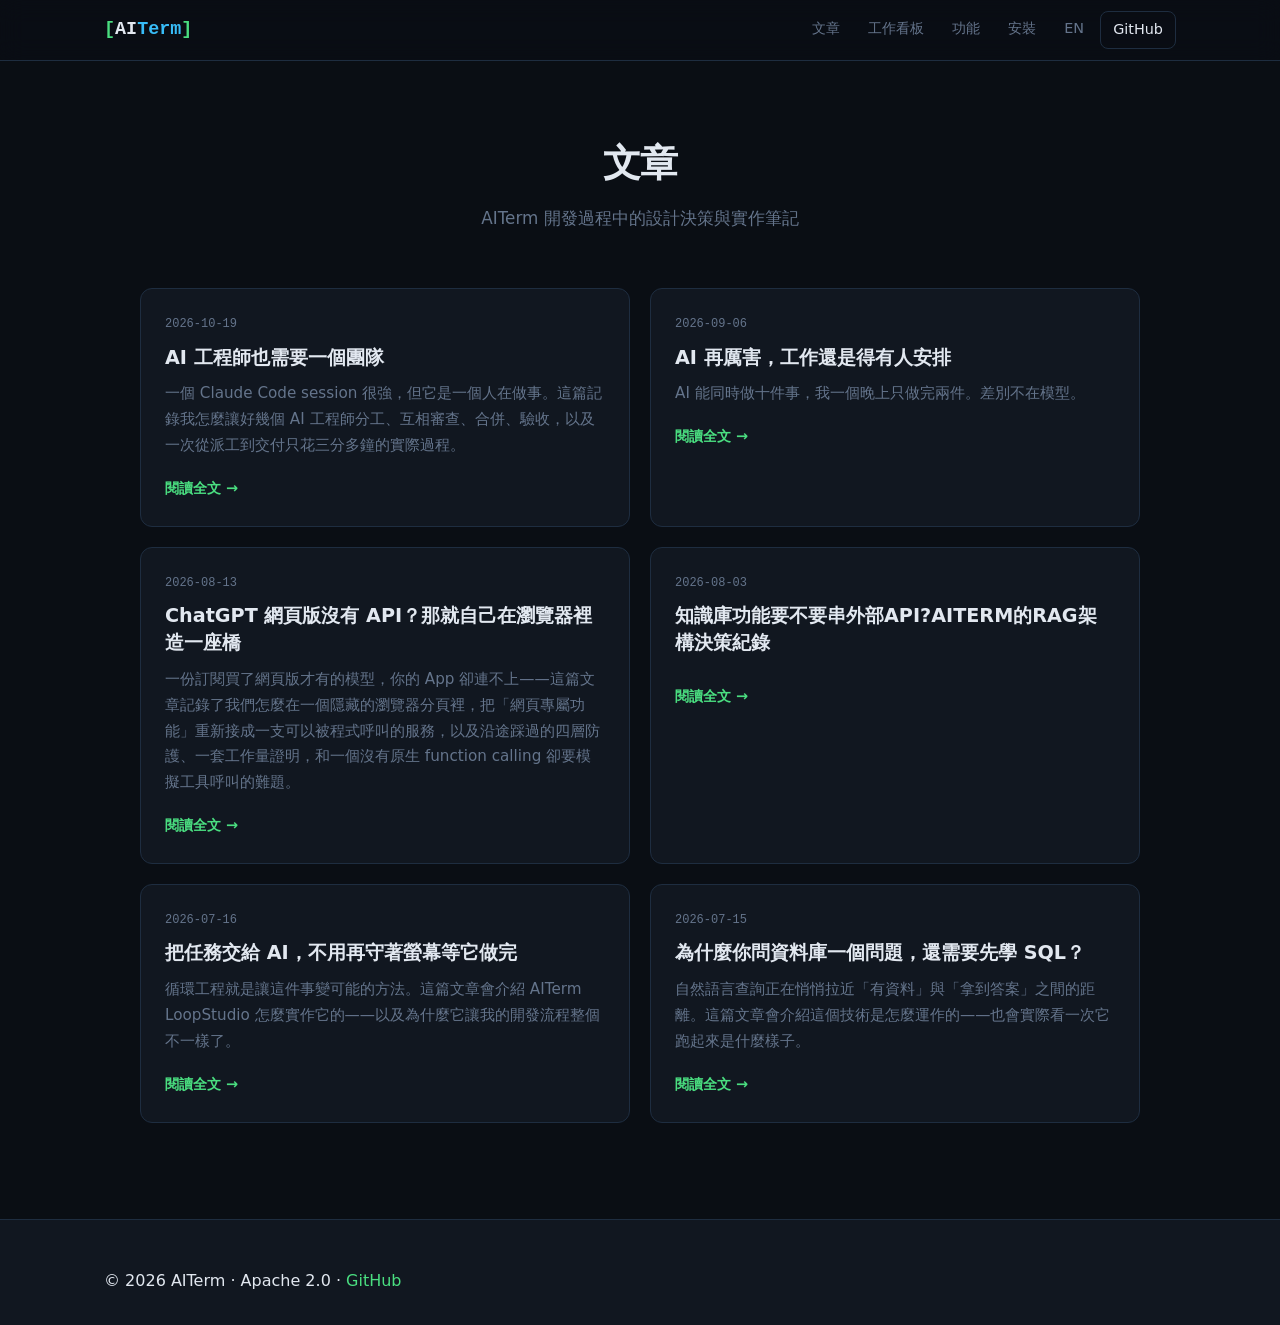
<file: blog/index.html>
<!DOCTYPE html>
<html lang="zh-Hant">
<head>
  <meta charset="UTF-8" />
  <meta name="viewport" content="width=device-width, initial-scale=1.0" />
  <title>AITerm 文章</title>
  <meta name="description" content="AITerm 開發過程中的設計決策與實作筆記" />
  <link rel="canonical" href="https://aiterm.win/blog/index.html" />
  <meta property="og:type" content="article" />
  <meta property="og:title" content="AITerm 文章" />
  <meta property="og:description" content="AITerm 開發過程中的設計決策與實作筆記" />
  <meta property="og:url" content="https://aiterm.win/blog/index.html" />
  <meta property="og:image" content="https://aiterm.win/og-image.png" />
  <meta name="twitter:card" content="summary_large_image" />
  <meta name="twitter:image" content="https://aiterm.win/og-image.png" />
  <link rel="icon" href="../icon.png" />
  <link rel="stylesheet" href="../style.css" />
  <link rel="stylesheet" href="blog.css" />
</head>
<body>
  <nav class="nav">
    <div class="nav-inner">
      <a href="../index.html" class="nav-logo"><span class="logo-bracket">[</span>AI<span class="logo-term">Term</span><span class="logo-bracket">]</span></a>
      <ul class="nav-links">
        <li><a href="index.html">文章</a></li>
        <li><a href="../index.html#taskboard">工作看板</a></li><li><a href="../index.html#features">功能</a></li><li><a href="../index.html#install">安裝</a></li>
        <li><a href="en.html">EN</a></li>
        <li><a href="https://github.com/jamesju9999/AITERM" target="_blank" rel="noopener" class="nav-github">GitHub</a></li>
      </ul>
    </div>
  </nav>
  <section class="section post-list">
    <div class="container">
      <h1 class="section-title">文章</h1>
      <p class="section-sub">AITerm 開發過程中的設計決策與實作筆記</p>
      <div class="post-grid">
        <a class="post-card" href="agent-collaboration.html">
          <div class="post-card-date">2026-10-19</div>
          <h2>AI 工程師也需要一個團隊</h2>
          <p>一個 Claude Code session 很強，但它是一個人在做事。這篇記錄我怎麼讓好幾個 AI 工程師分工、互相審查、合併、驗收，以及一次從派工到交付只花三分多鐘的實際過程。</p>
          <span class="post-card-more">閱讀全文 →</span>
        </a>
        <a class="post-card" href="work-still-needs-organizing.html">
          <div class="post-card-date">2026-09-06</div>
          <h2>AI 再厲害，工作還是得有人安排</h2>
          <p>AI 能同時做十件事，我一個晚上只做完兩件。差別不在模型。</p>
          <span class="post-card-more">閱讀全文 →</span>
        </a>
        <a class="post-card" href="chatgpt-web-bridge.html">
          <div class="post-card-date">2026-08-13</div>
          <h2>ChatGPT 網頁版沒有 API？那就自己在瀏覽器裡造一座橋</h2>
          <p>一份訂閱買了網頁版才有的模型，你的 App 卻連不上——這篇文章記錄了我們怎麼在一個隱藏的瀏覽器分頁裡，把「網頁專屬功能」重新接成一支可以被程式呼叫的服務，以及沿途踩過的四層防護、一套工作量證明，和一個沒有原生 function calling 卻要模擬工具呼叫的難題。</p>
          <span class="post-card-more">閱讀全文 →</span>
        </a>
        <a class="post-card" href="knowledge-base-rag.html">
          <div class="post-card-date">2026-08-03</div>
          <h2>知識庫功能要不要串外部API?AITERM的RAG架構決策紀錄</h2>
          <p></p>
          <span class="post-card-more">閱讀全文 →</span>
        </a>
        <a class="post-card" href="loop-engineering.html">
          <div class="post-card-date">2026-07-16</div>
          <h2>把任務交給 AI，不用再守著螢幕等它做完</h2>
          <p>循環工程就是讓這件事變可能的方法。這篇文章會介紹 AITerm LoopStudio 怎麼實作它的——以及為什麼它讓我的開發流程整個不一樣了。</p>
          <span class="post-card-more">閱讀全文 →</span>
        </a>
        <a class="post-card" href="database-natural-language.html">
          <div class="post-card-date">2026-07-15</div>
          <h2>為什麼你問資料庫一個問題，還需要先學 SQL？</h2>
          <p>自然語言查詢正在悄悄拉近「有資料」與「拿到答案」之間的距離。這篇文章會介紹這個技術是怎麼運作的——也會實際看一次它跑起來是什麼樣子。</p>
          <span class="post-card-more">閱讀全文 →</span>
        </a>
      </div>
    </div>
  </section>

  <footer class="footer">
    <div class="container">
      <p>© 2026 AITerm · Apache 2.0 · <a href="https://github.com/jamesju9999/AITERM" target="_blank" rel="noopener">GitHub</a></p>
    </div>
  </footer>
</body>
</html>
</file>
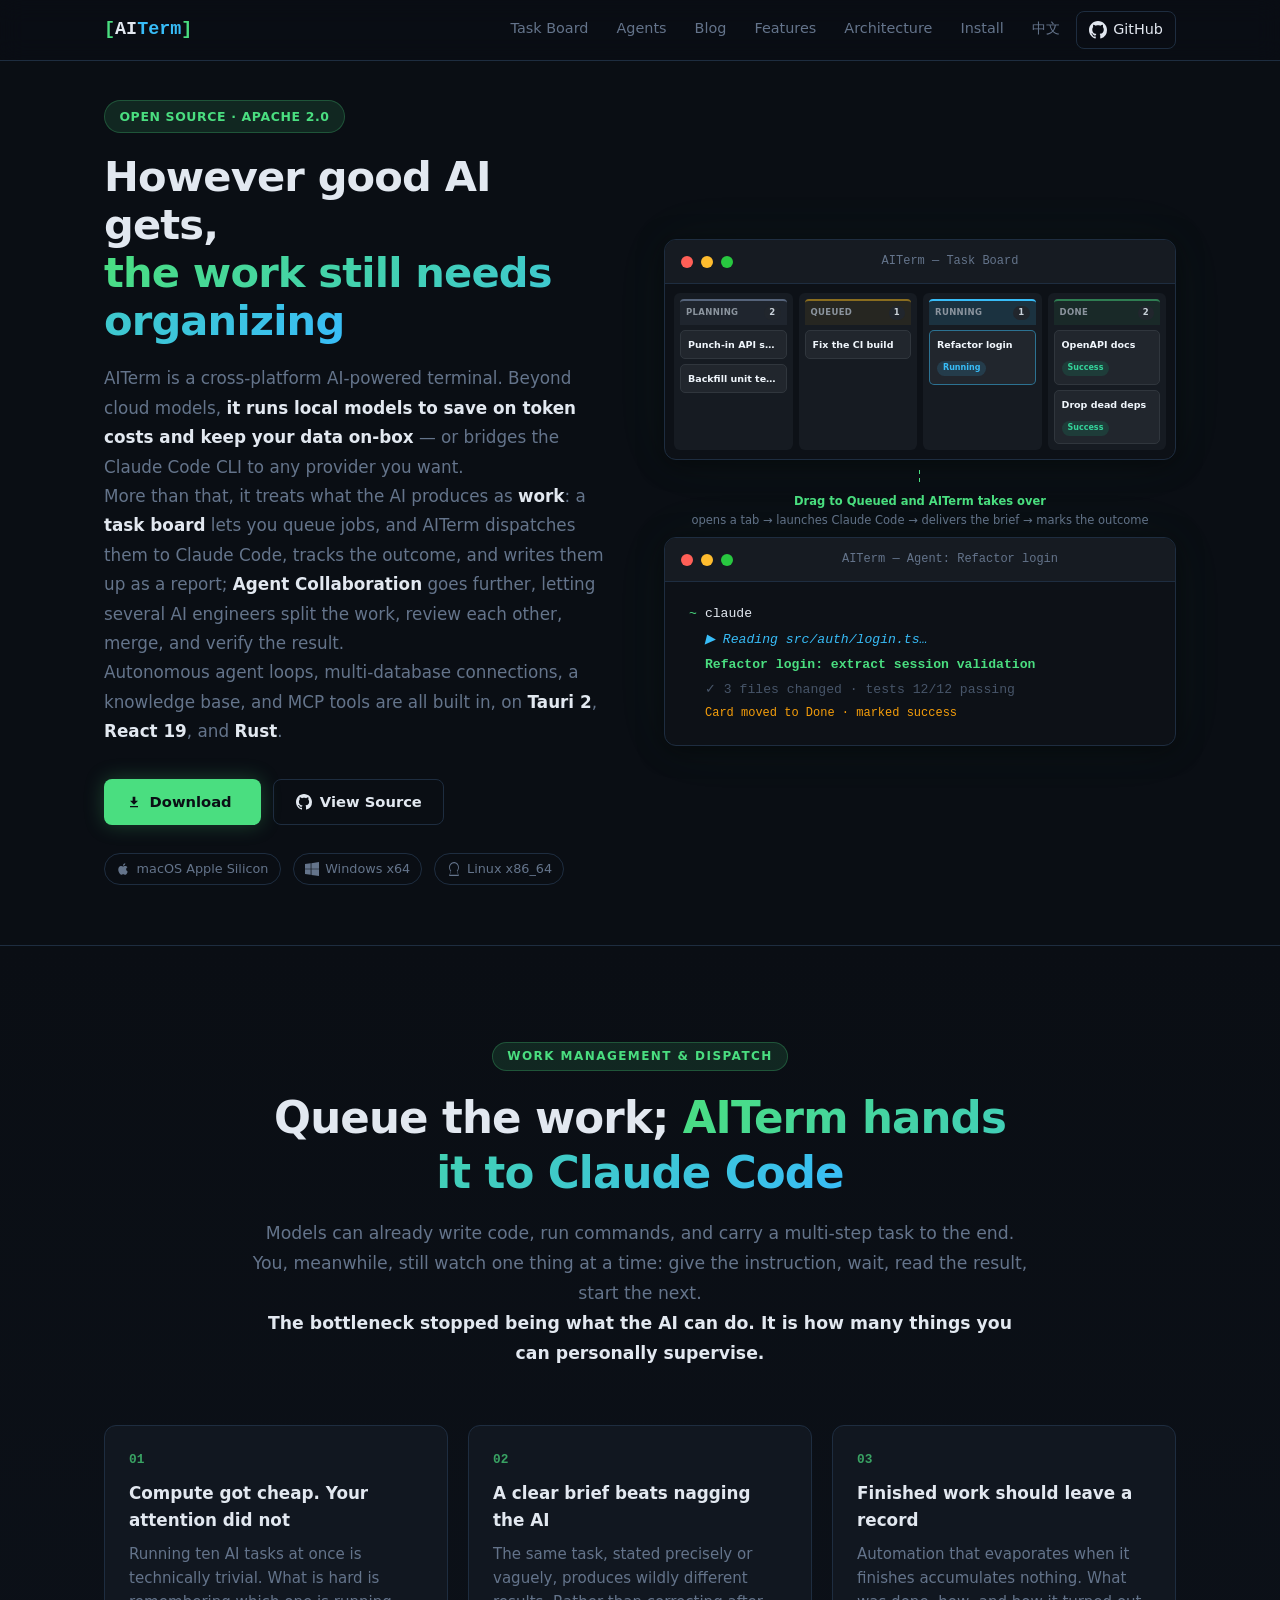
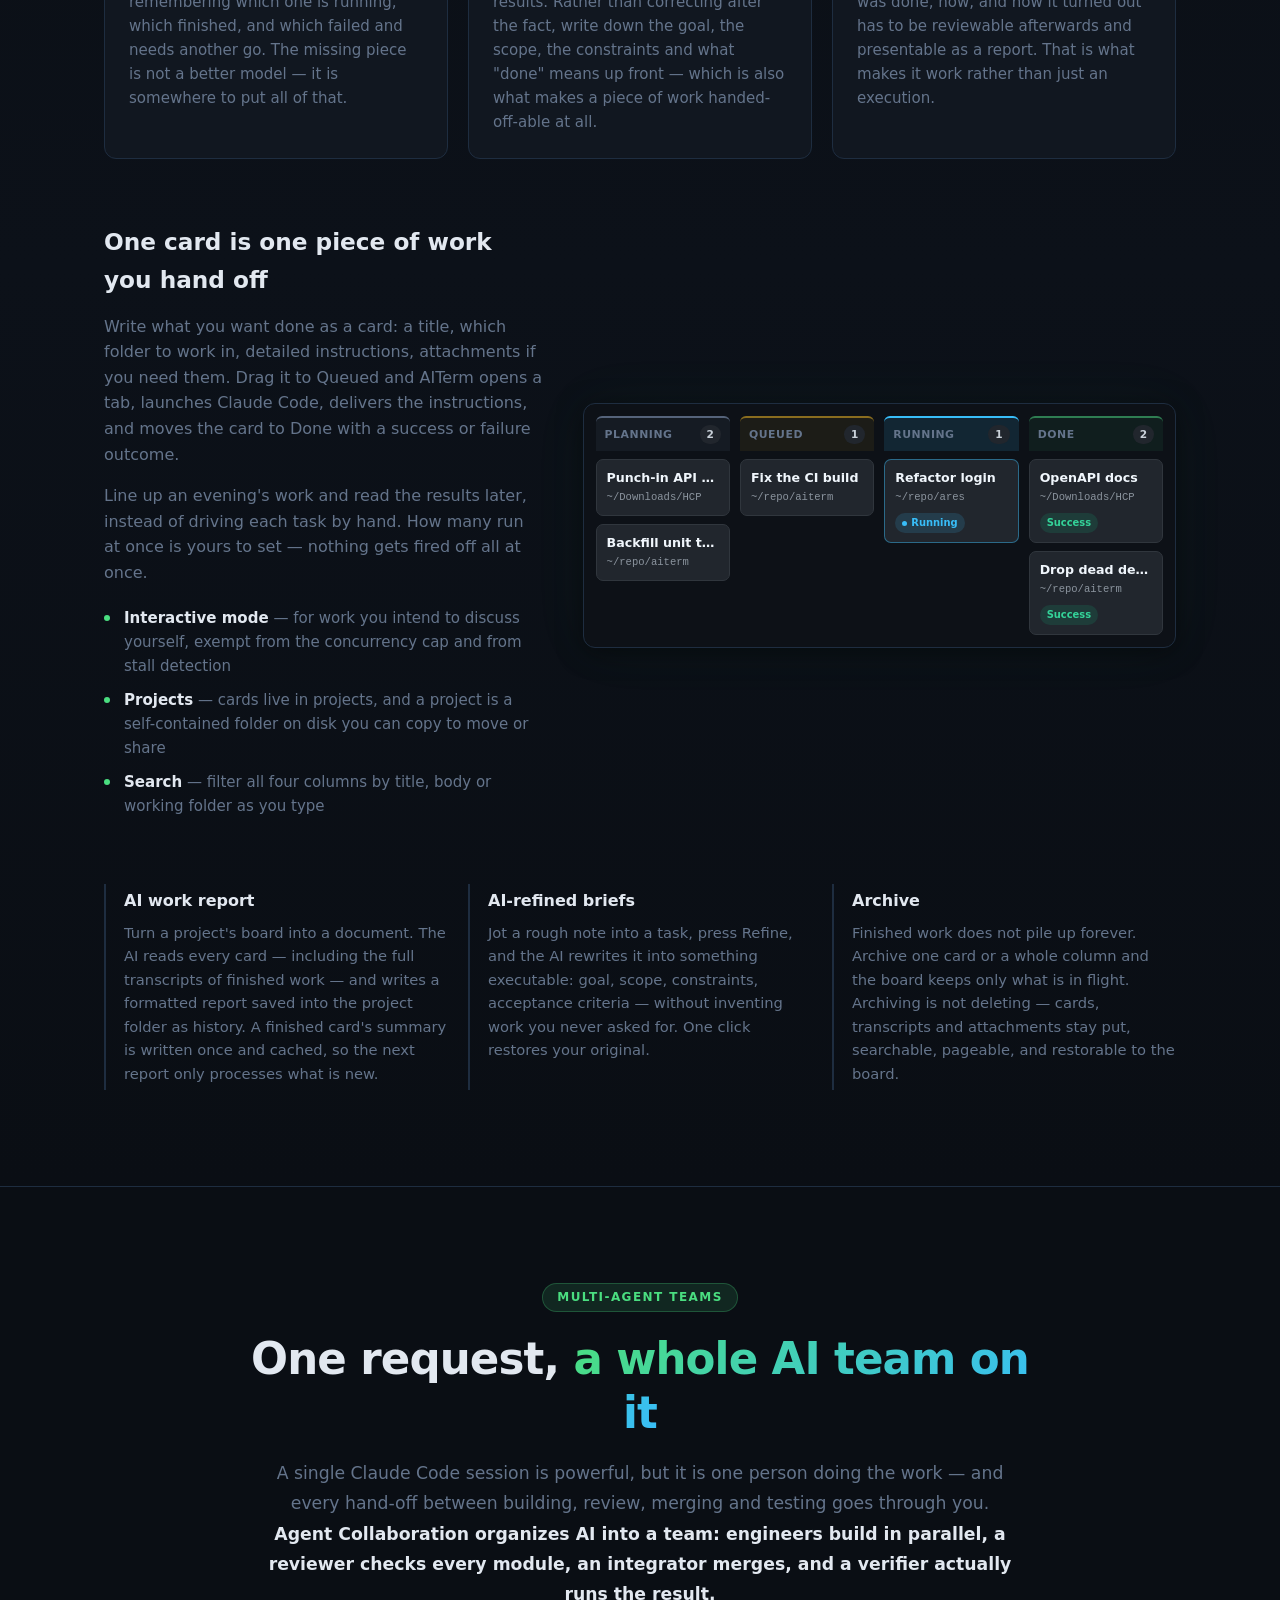
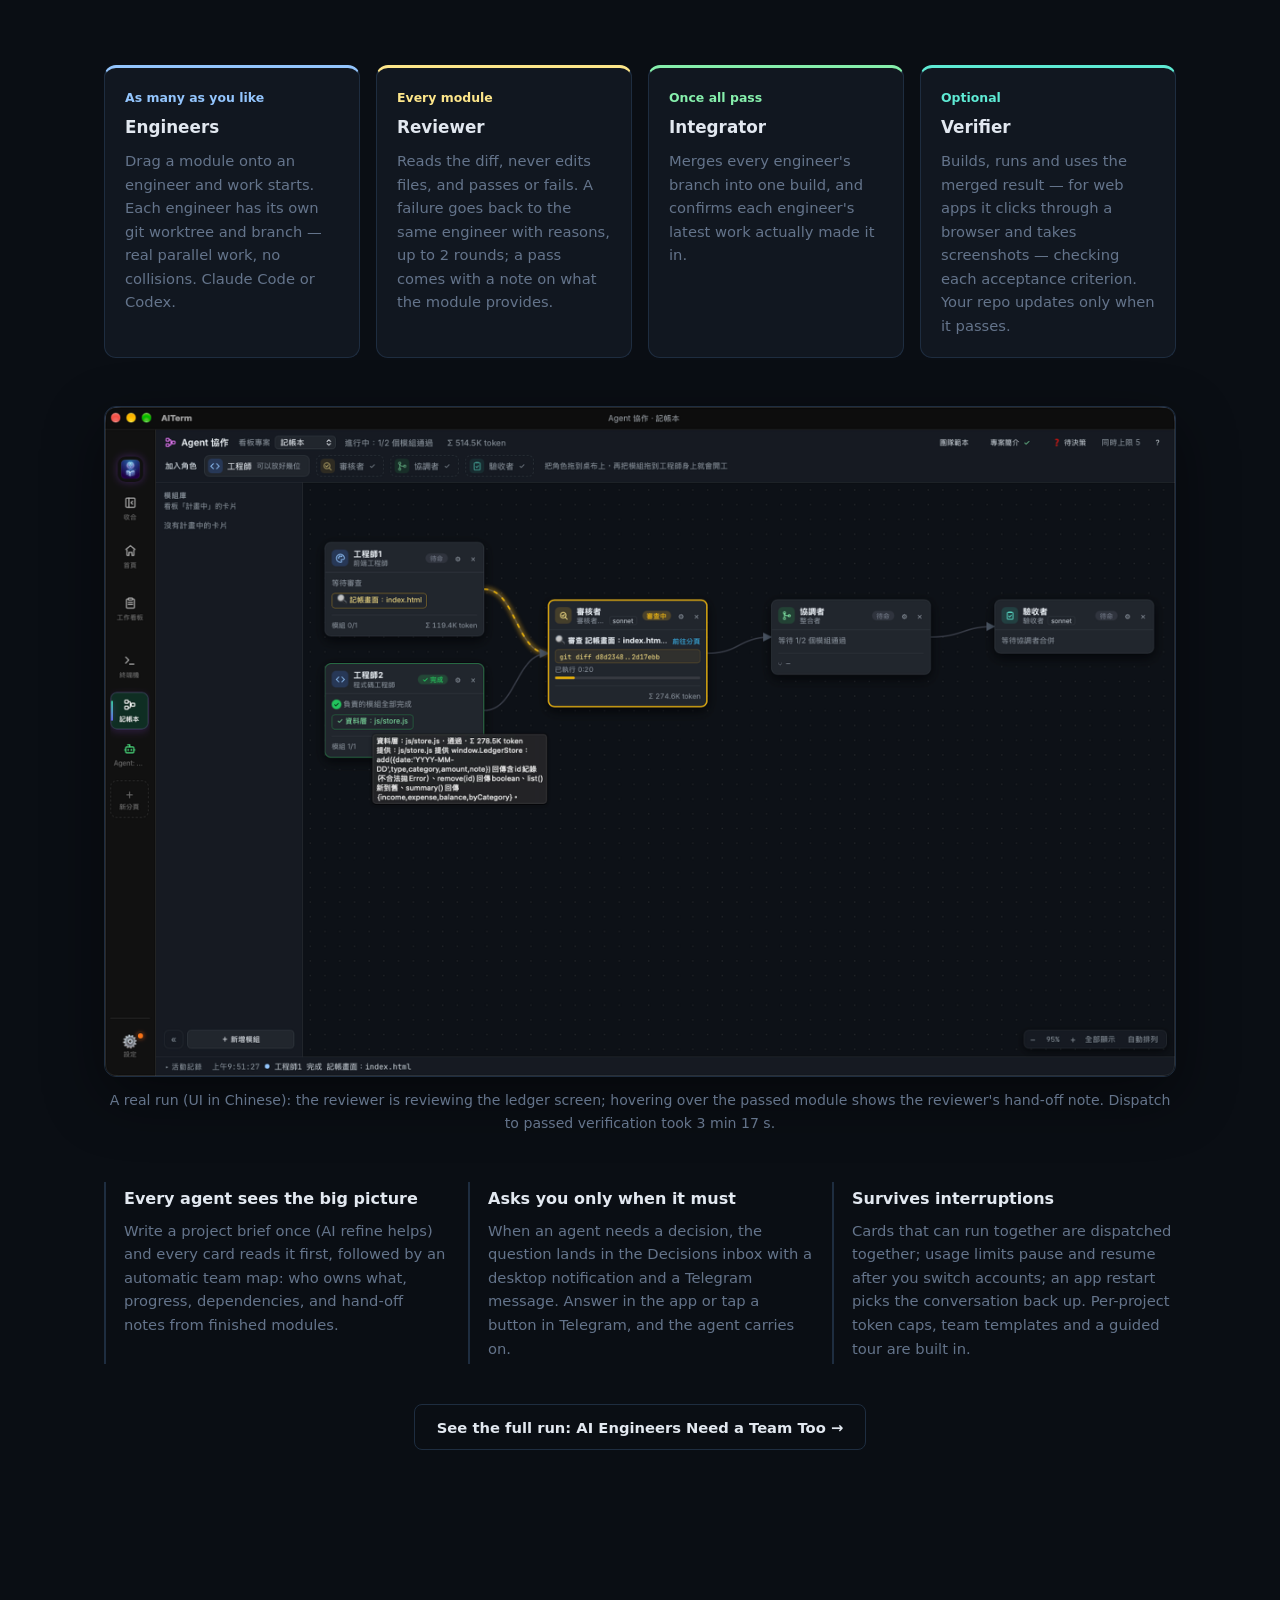
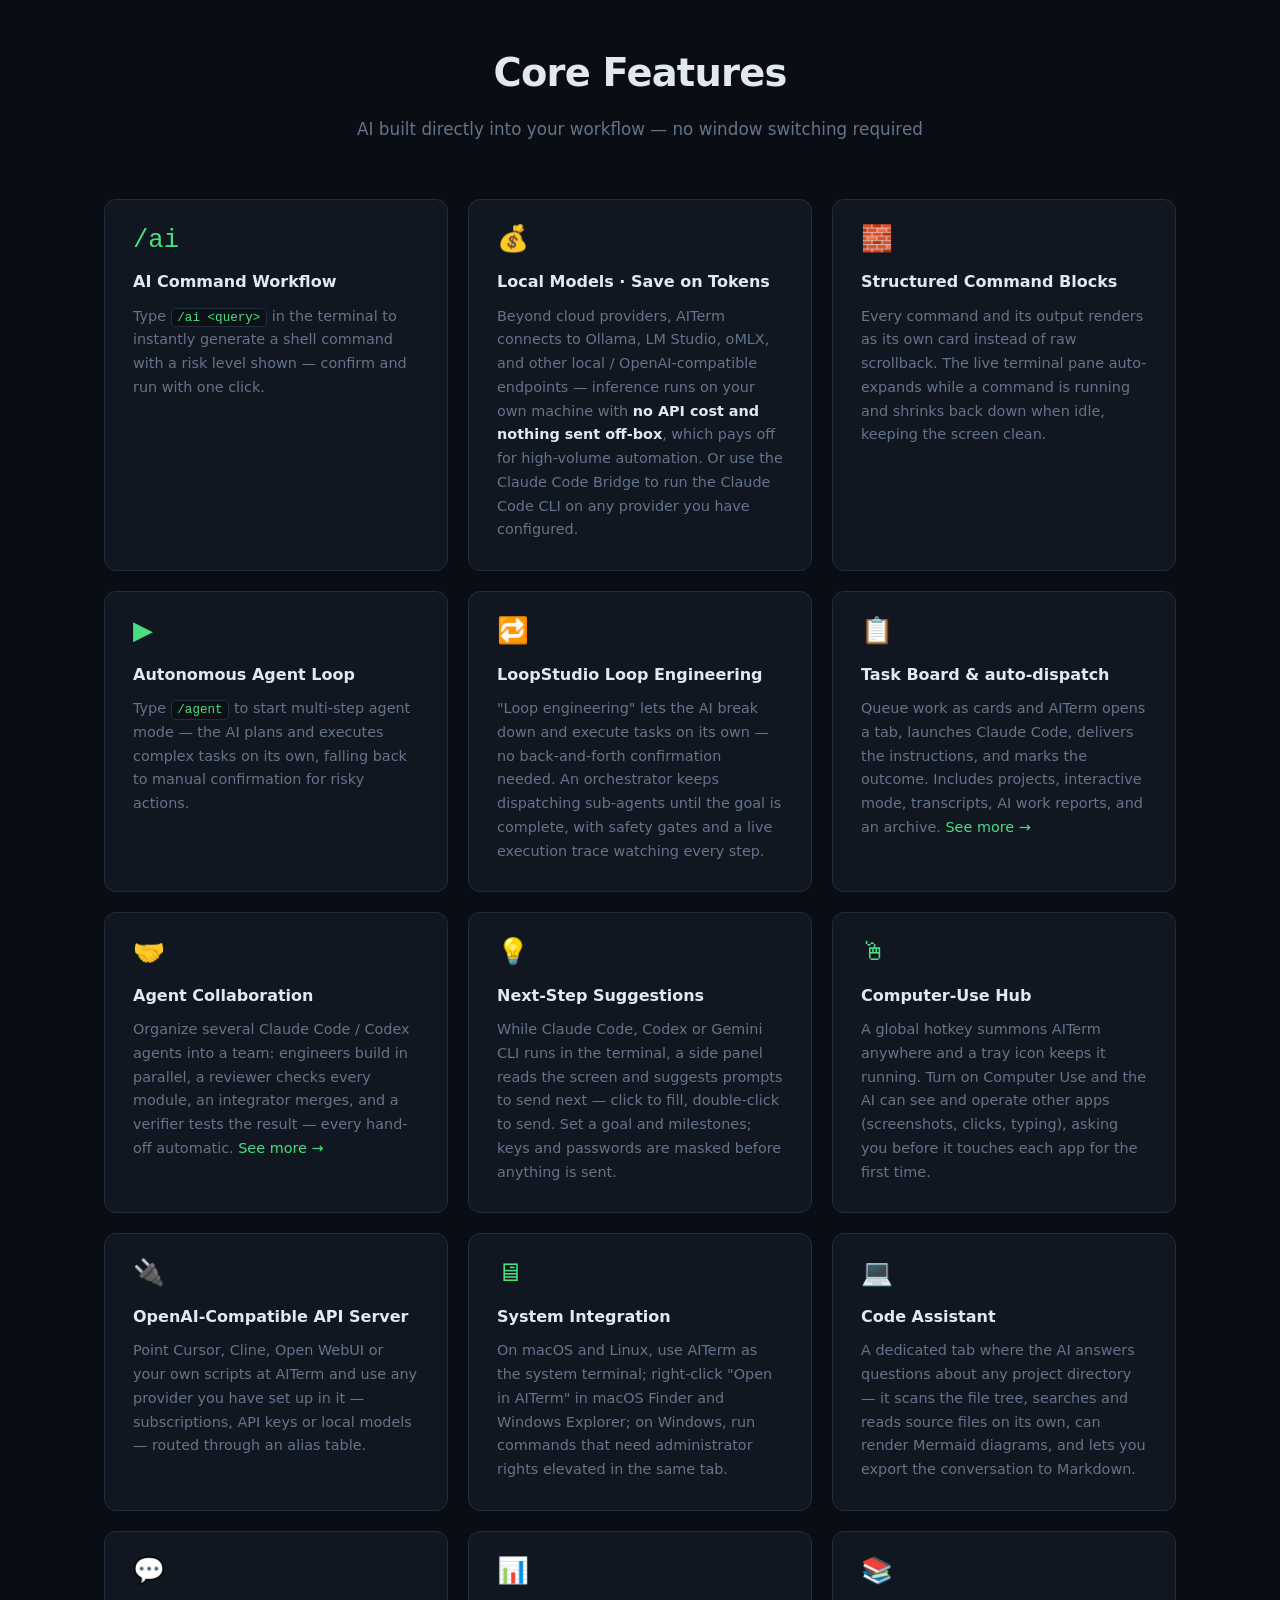
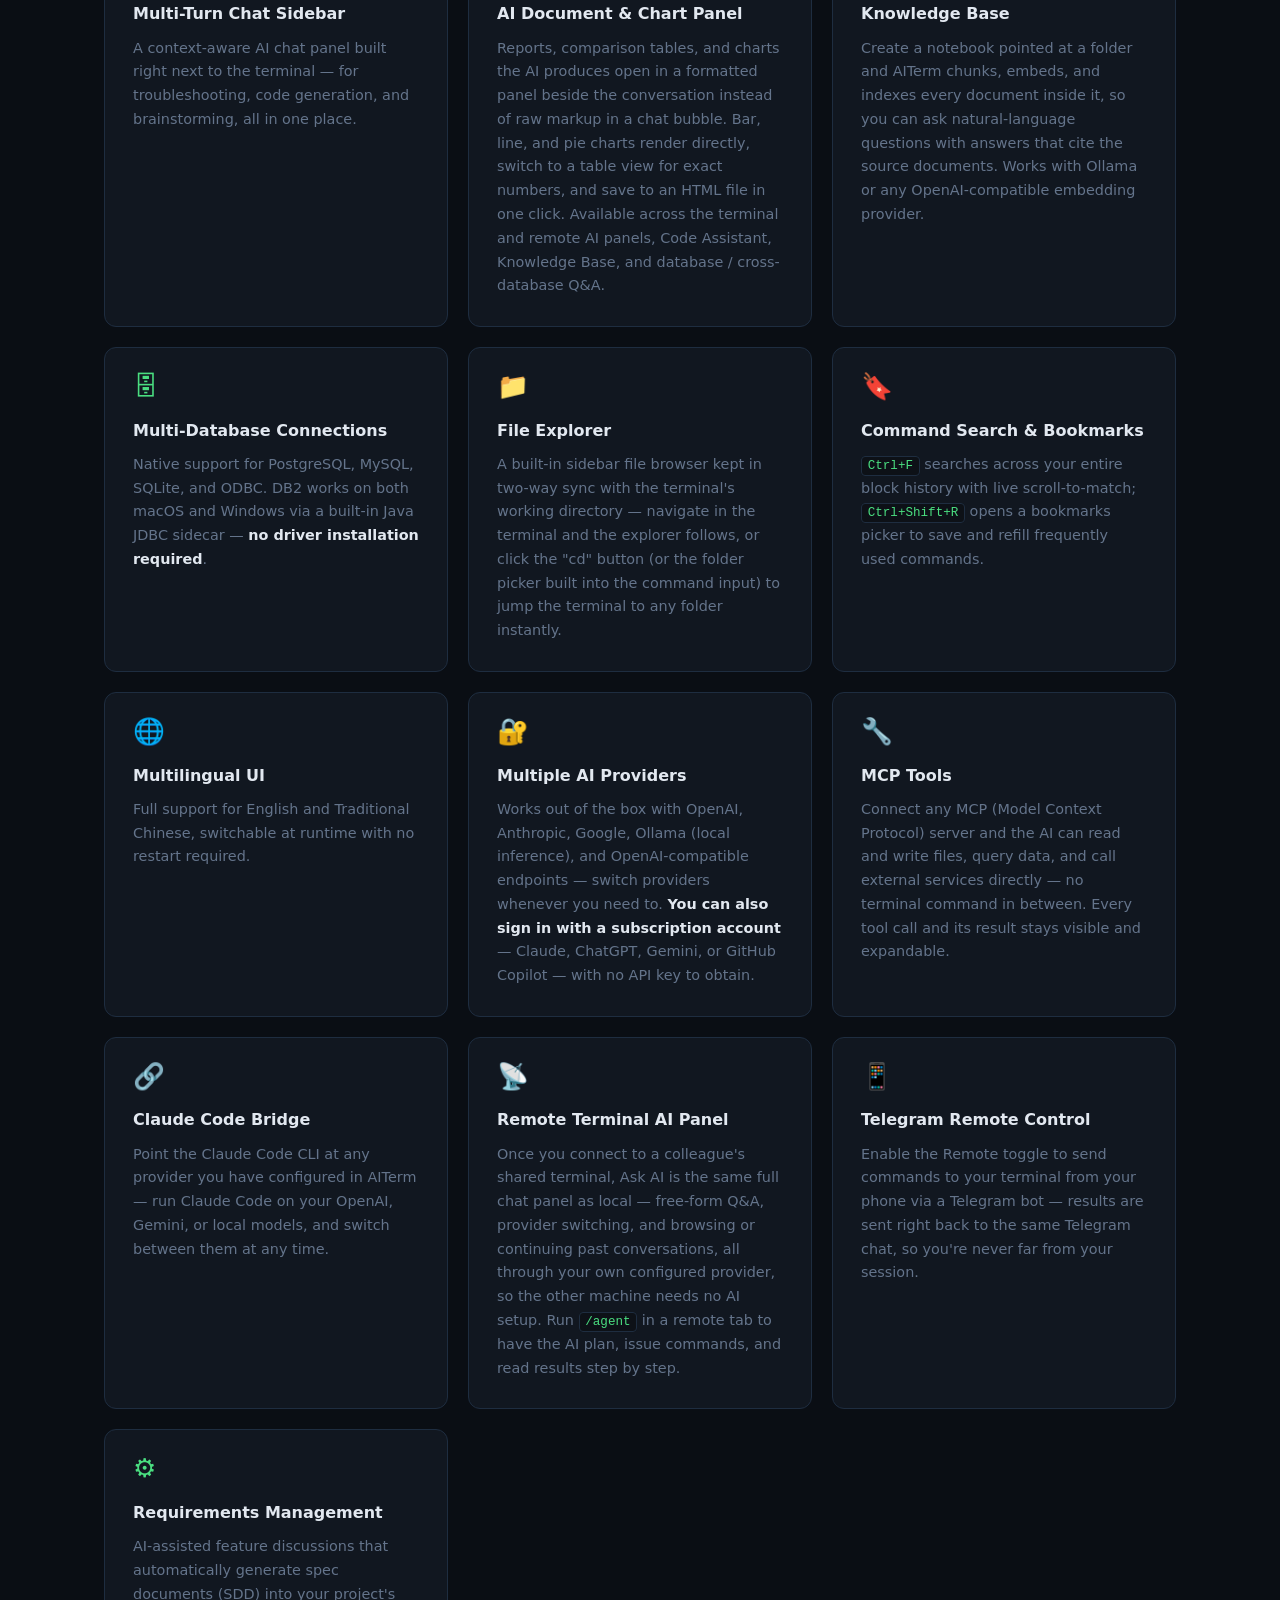
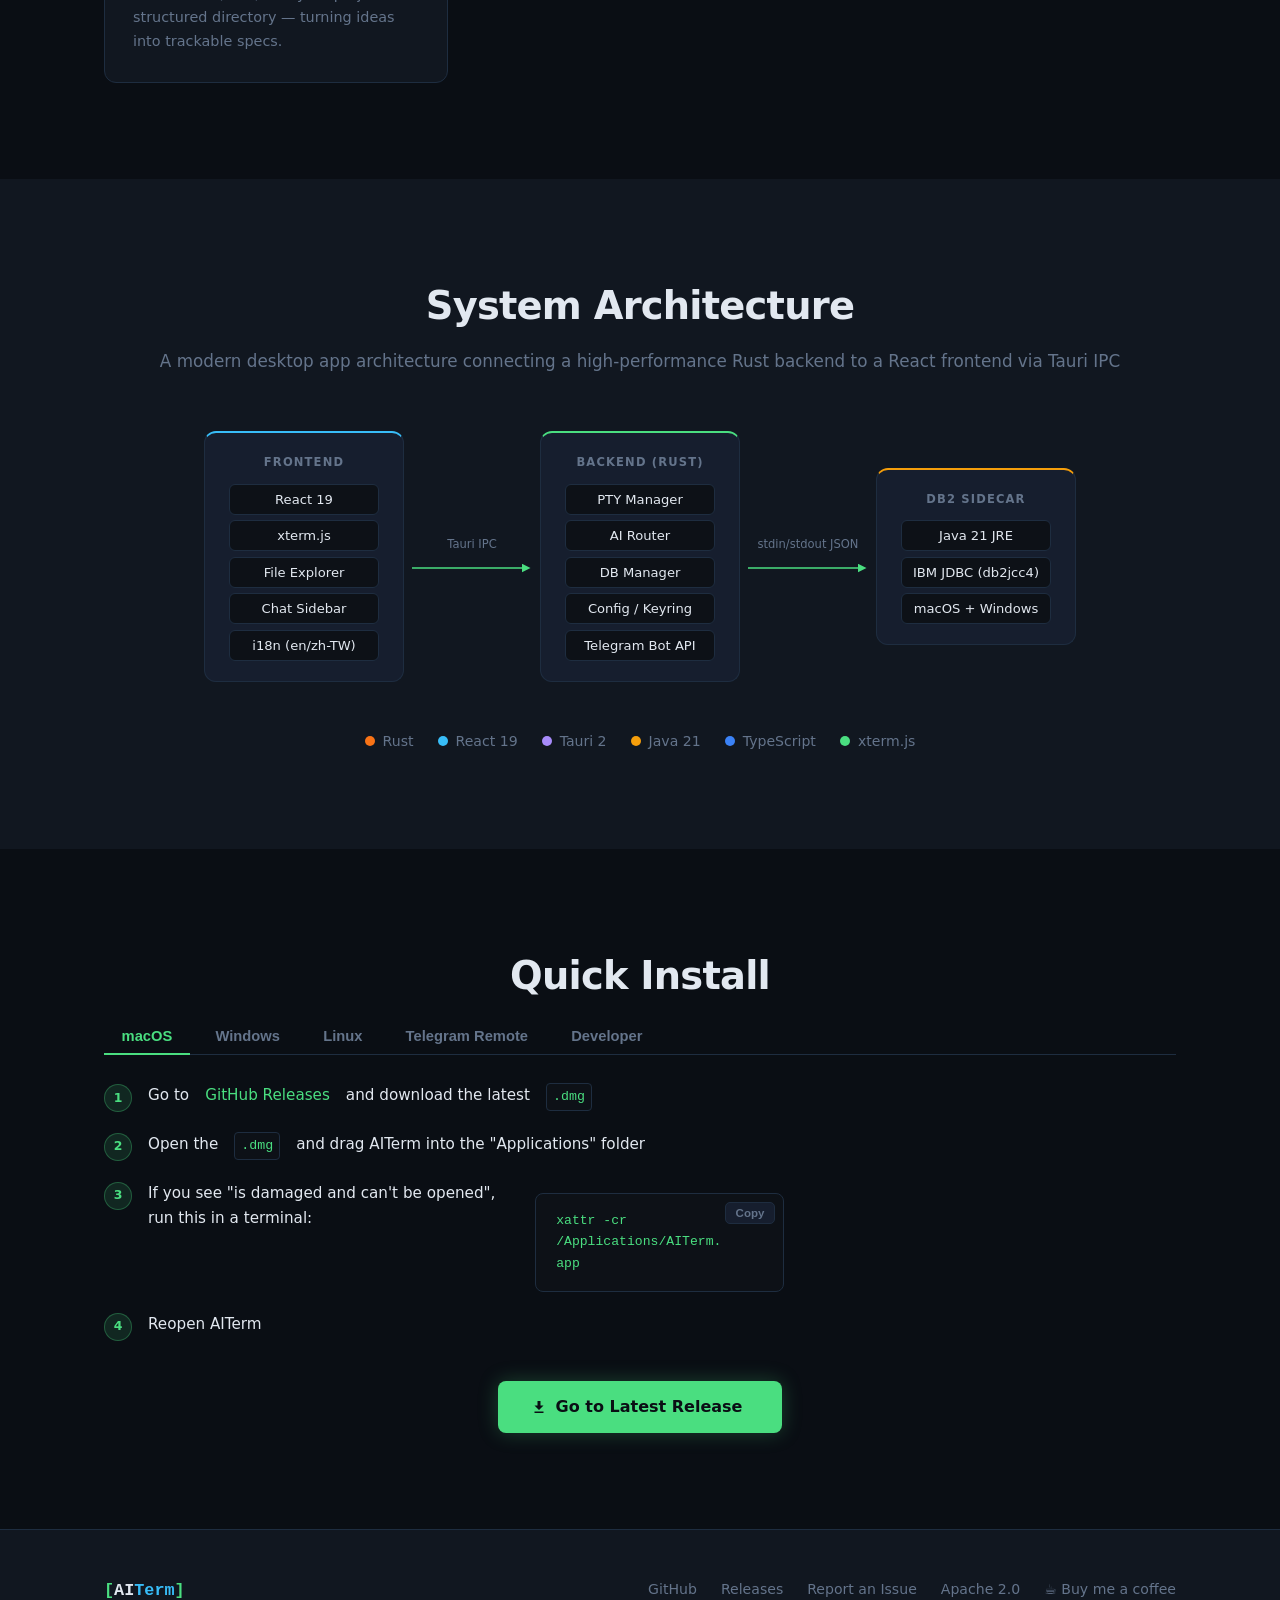
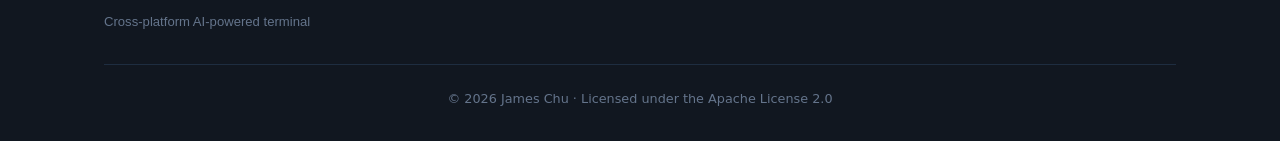
<file: en.html>
<!DOCTYPE html>
<html lang="en">
<head>
  <meta charset="UTF-8" />
  <meta name="viewport" content="width=device-width, initial-scale=1.0" />
  <title>AITerm — The AI Terminal That Schedules Your Work</title>
  <meta name="description" content="A cross-platform AI-powered terminal. Beyond cloud models, run local models to cut token costs — or bridge the Claude Code CLI to any provider. Built-in autonomous agents, knowledge base, multi-database, and MCP tools." />

  <link rel="canonical" href="https://aiterm.win/en.html" />
  <link rel="alternate" hreflang="zh-Hant" href="https://aiterm.win/" />
  <link rel="alternate" hreflang="en" href="https://aiterm.win/en.html" />
  <link rel="alternate" hreflang="x-default" href="https://aiterm.win/" />

  <meta property="og:type" content="website" />
  <meta property="og:site_name" content="AITerm" />
  <meta property="og:locale" content="en_US" />
  <meta property="og:locale:alternate" content="zh_TW" />
  <meta property="og:title" content="AITerm — The AI Terminal That Schedules Your Work" />
  <meta property="og:description" content="A cross-platform AI-powered terminal. Beyond cloud models, run local models to cut token costs — or bridge the Claude Code CLI to any provider. Built-in autonomous agents, knowledge base, multi-database, and MCP tools." />
  <meta property="og:url" content="https://aiterm.win/en.html" />
  <meta property="og:image" content="https://aiterm.win/og-image.png" />
  <meta property="og:image:width" content="1200" />
  <meta property="og:image:height" content="630" />
  <meta property="og:image:alt" content="AITerm — give your terminal AI superpowers" />

  <meta name="twitter:card" content="summary_large_image" />
  <meta name="twitter:title" content="AITerm — AI-Powered Terminal" />
  <meta name="twitter:description" content="A cross-platform AI-powered terminal — cloud or local models, run local to cut token costs, or bridge the Claude Code CLI to any provider." />
  <meta name="twitter:image" content="https://aiterm.win/og-image.png" />

  <link rel="stylesheet" href="style.css" />
  <link rel="icon" type="image/png" href="icon.png" />
  <link rel="apple-touch-icon" href="icon.png" />

  <script type="application/ld+json">
  {
    "@context": "https://schema.org",
    "@type": "SoftwareApplication",
    "name": "AITerm",
    "applicationCategory": "DeveloperApplication",
    "operatingSystem": "macOS, Windows, Linux",
    "description": "A cross-platform AI-powered terminal. Beyond cloud models, run local models to cut token costs — or bridge the Claude Code CLI to any provider. Built-in autonomous agents, knowledge base, multi-database, and MCP tools.",
    "url": "https://aiterm.win/en.html",
    "downloadUrl": "https://github.com/jamesju9999/AITERM/releases/latest",
    "softwareLicense": "https://www.apache.org/licenses/LICENSE-2.0",
    "author": { "@type": "Person", "name": "James Chu" },
    "offers": { "@type": "Offer", "price": "0", "priceCurrency": "USD" },
    "sameAs": ["https://github.com/jamesju9999/AITERM"]
  }
  </script>
</head>
<body>

  <!-- NAV -->
  <nav class="nav">
    <div class="nav-inner">
      <a href="#" class="nav-logo">
        <span class="logo-bracket">[</span>AI<span class="logo-term">Term</span><span class="logo-bracket">]</span>
      </a>
      <ul class="nav-links">
        <li><a href="#taskboard">Task Board</a></li>
        <li><a href="#agents">Agents</a></li>
        <li><a href="blog/en.html">Blog</a></li>
        <li><a href="#features">Features</a></li>
        <li><a href="#architecture">Architecture</a></li>
        <li><a href="#install">Install</a></li>
        <li><a href="index.html">中文</a></li>
        <li><a href="https://github.com/jamesju9999/AITERM" target="_blank" rel="noopener" class="nav-github">
          <svg width="18" height="18" viewBox="0 0 24 24" fill="currentColor"><path d="M12 0C5.37 0 0 5.37 0 12c0 5.31 3.435 9.795 8.205 11.385.6.105.825-.255.825-.57 0-.285-.015-1.23-.015-2.235-3.015.555-3.795-.735-4.035-1.41-.135-.345-.72-1.41-1.23-1.695-.42-.225-1.02-.78-.015-.795.945-.015 1.62.87 1.845 1.23 1.08 1.815 2.805 1.305 3.495.99.105-.78.42-1.305.765-1.605-2.67-.3-5.46-1.335-5.46-5.925 0-1.305.465-2.385 1.23-3.225-.12-.3-.54-1.53.12-3.18 0 0 1.005-.315 3.3 1.23.96-.27 1.98-.405 3-.405s2.04.135 3 .405c2.295-1.56 3.3-1.23 3.3-1.23.66 1.65.24 2.88.12 3.18.765.84 1.23 1.905 1.23 3.225 0 4.605-2.805 5.625-5.475 5.925.435.375.81 1.095.81 2.22 0 1.605-.015 2.895-.015 3.3 0 .315.225.69.825.57A12.02 12.02 0 0 0 24 12c0-6.63-5.37-12-12-12z"/></svg>
          GitHub
        </a></li>
      </ul>
      <button class="nav-toggle" aria-label="Menu">&#9776;</button>
    </div>
  </nav>

  <!-- HERO -->
  <section class="hero">
    <div class="hero-inner">
      <div class="hero-badge">Open Source · Apache 2.0</div>
      <h1 class="hero-title hero-title--long">
        However good AI gets,<br />
        <span class="gradient-text">the work still needs organizing</span>
      </h1>
      <p class="hero-sub">
        AITerm is a cross-platform AI-powered terminal. Beyond cloud models, <strong>it runs local models to save on token costs and keep your data on-box</strong> — or bridges the Claude Code CLI to any provider you want.<br />
        More than that, it treats what the AI produces as <strong>work</strong>: a <strong>task board</strong> lets you queue jobs, and AITerm dispatches them to Claude Code, tracks the outcome, and writes them up as a report; <strong>Agent Collaboration</strong> goes further, letting several AI engineers split the work, review each other, merge, and verify the result.<br />
        Autonomous agent loops, multi-database connections, a knowledge base, and MCP tools are all built in, on <strong>Tauri 2</strong>, <strong>React 19</strong>, and <strong>Rust</strong>.
      </p>
      <div class="hero-actions">
        <a href="https://github.com/jamesju9999/AITERM/releases/latest" target="_blank" rel="noopener" class="btn btn-primary download-btn">
          <svg width="16" height="16" viewBox="0 0 24 24" fill="currentColor"><path d="M12 16l-6-6h4V4h4v6h4l-6 6zm6 2H6v2h12v-2z"/></svg>
          Download <span class="release-version"></span>
        </a>
        <a href="https://github.com/jamesju9999/AITERM" target="_blank" rel="noopener" class="btn btn-outline">
          <svg width="16" height="16" viewBox="0 0 24 24" fill="currentColor"><path d="M12 0C5.37 0 0 5.37 0 12c0 5.31 3.435 9.795 8.205 11.385.6.105.825-.255.825-.57 0-.285-.015-1.23-.015-2.235-3.015.555-3.795-.735-4.035-1.41-.135-.345-.72-1.41-1.23-1.695-.42-.225-1.02-.78-.015-.795.945-.015 1.62.87 1.845 1.23 1.08 1.815 2.805 1.305 3.495.99.105-.78.42-1.305.765-1.605-2.67-.3-5.46-1.335-5.46-5.925 0-1.305.465-2.385 1.23-3.225-.12-.3-.54-1.53.12-3.18 0 0 1.005-.315 3.3 1.23.96-.27 1.98-.405 3-.405s2.04.135 3 .405c2.295-1.56 3.3-1.23 3.3-1.23.66 1.65.24 2.88.12 3.18.765.84 1.23 1.905 1.23 3.225 0 4.605-2.805 5.625-5.475 5.925.435.375.81 1.095.81 2.22 0 1.605-.015 2.895-.015 3.3 0 .315.225.69.825.57A12.02 12.02 0 0 0 24 12c0-6.63-5.37-12-12-12z"/></svg>
          View Source
        </a>
      </div>
      <div class="hero-platforms">
        <span class="platform-tag">
          <svg width="14" height="14" viewBox="0 0 24 24" fill="currentColor"><path d="M18.71 19.5c-.83 1.24-1.71 2.45-3.05 2.47-1.34.03-1.77-.79-3.29-.79-1.53 0-2 .77-3.27.82-1.31.05-2.3-1.32-3.14-2.53C4.25 17 2.94 12.45 4.7 9.39c.87-1.52 2.43-2.48 4.12-2.51 1.28-.02 2.5.87 3.29.87.78 0 2.26-1.07 3.8-.91.65.03 2.47.26 3.64 1.98-.09.06-2.17 1.28-2.15 3.81.03 3.02 2.65 4.03 2.68 4.04-.03.07-.42 1.44-1.38 2.83M13 3.5c.73-.83 1.94-1.46 2.94-1.5.13 1.17-.34 2.35-1.04 3.19-.69.85-1.83 1.51-2.95 1.42-.15-1.15.41-2.35 1.05-3.11z"/></svg>
          macOS Apple Silicon
        </span>
        <span class="platform-tag">
          <svg width="14" height="14" viewBox="0 0 24 24" fill="currentColor"><path d="M0 3.449L9.75 2.1v9.451H0m10.949-9.602L24 0v11.4H10.949M0 12.6h9.75v9.451L0 20.699M10.949 12.6H24V24l-12.9-1.801"/></svg>
          Windows x64
        </span>
        <span class="platform-tag">
          <svg width="14" height="14" viewBox="0 0 24 24" fill="currentColor"><path d="M12.504 0c-.155 0-.315.008-.48.021C7.27.488 3.58 4.27 3.58 9.25c0 2.47.947 4.728 2.497 6.43L3.58 24h16.84l-2.497-8.32C19.473 13.978 20.42 11.72 20.42 9.25 20.42 4.13 16.627.218 12.504 0zm0 2c3.454.178 6.416 2.939 6.416 7.25 0 2.046-.773 3.906-2.04 5.308l.002.007L18.916 22H5.084l2.034-7.435.002-.007C5.853 13.156 5.08 11.296 5.08 9.25c0-4.311 2.962-7.072 7.424-7.25z"/></svg>
          Linux x86_64
        </span>
      </div>
    </div>

    <!-- Task board → auto-dispatch -->
    <div class="hero-stack">
      <div class="hero-win">
        <div class="terminal-header">
          <span class="dot dot-red"></span>
          <span class="dot dot-yellow"></span>
          <span class="dot dot-green"></span>
          <span class="terminal-title">AITerm — Task Board</span>
        </div>
        <div class="hero-mini-board">
          <div class="hero-col">
            <div class="hero-colhead"><span>PLANNING</span><b>2</b></div>
            <div class="hero-card"><div class="t">Punch-in API spec</div></div>
            <div class="hero-card"><div class="t">Backfill unit tests</div></div>
          </div>
          <div class="hero-col">
            <div class="hero-colhead q"><span>QUEUED</span><b>1</b></div>
            <div class="hero-card"><div class="t">Fix the CI build</div></div>
          </div>
          <div class="hero-col">
            <div class="hero-colhead r"><span>RUNNING</span><b>1</b></div>
            <div class="hero-card run"><div class="t">Refactor login</div><span class="b rn">Running</span></div>
          </div>
          <div class="hero-col">
            <div class="hero-colhead d"><span>DONE</span><b>2</b></div>
            <div class="hero-card"><div class="t">OpenAPI docs</div><span class="b ok">Success</span></div>
            <div class="hero-card"><div class="t">Drop dead deps</div><span class="b ok">Success</span></div>
          </div>
        </div>
      </div>

      <div class="hero-link">
        <div class="hero-link-line"></div>
        <div class="hero-link-text">Drag to Queued and AITerm takes over<br><span>opens a tab → launches Claude Code → delivers the brief → marks the outcome</span></div>
      </div>

      <div class="hero-win terminal-window">
        <div class="terminal-header">
          <span class="dot dot-red"></span>
          <span class="dot dot-yellow"></span>
          <span class="dot dot-green"></span>
          <span class="terminal-title">AITerm — Agent: Refactor login</span>
        </div>
        <div class="terminal-body">
          <div class="terminal-line"><span class="prompt">~</span> <span class="cmd">claude</span></div>
          <div class="terminal-line output ai-thinking">&#9654; Reading src/auth/login.ts…</div>
          <div class="terminal-line output ai-cmd">Refactor login: extract session validation</div>
          <div class="terminal-line output muted">✓ 3 files changed · tests 12/12 passing</div>
          <div class="terminal-line output ai-explain">Card moved to Done · marked success</div>
        </div>
      </div>
    </div>
  </section>

  <!-- TASK BOARD — the pitch -->
  <section id="taskboard" class="section taskboard">
    <div class="container">
      <div class="tb-lead">
        <div class="tb-eyebrow">Work management &amp; dispatch</div>
        <h2 class="tb-title">Queue the work; <span class="gradient-text">AITerm hands it to Claude Code</span></h2>
        <p class="tb-claim">
          Models can already write code, run commands, and carry a multi-step task to the end. You, meanwhile,
          still watch one thing at a time: give the instruction, wait, read the result, start the next.<br />
          <strong>The bottleneck stopped being what the AI can do. It is how many things you can personally supervise.</strong>
        </p>
      </div>

      <div class="tb-args">
        <div class="tb-arg">
          <div class="tb-arg-num">01</div>
          <h3>Compute got cheap. Your attention did not</h3>
          <p>Running ten AI tasks at once is technically trivial. What is hard is remembering which one is running, which finished, and which failed and needs another go. The missing piece is not a better model — it is somewhere to put all of that.</p>
        </div>
        <div class="tb-arg">
          <div class="tb-arg-num">02</div>
          <h3>A clear brief beats nagging the AI</h3>
          <p>The same task, stated precisely or vaguely, produces wildly different results. Rather than correcting after the fact, write down the goal, the scope, the constraints and what "done" means up front — which is also what makes a piece of work handed-off-able at all.</p>
        </div>
        <div class="tb-arg">
          <div class="tb-arg-num">03</div>
          <h3>Finished work should leave a record</h3>
          <p>Automation that evaporates when it finishes accumulates nothing. What was done, how, and how it turned out has to be reviewable afterwards and presentable as a report. That is what makes it work rather than just an execution.</p>
        </div>
      </div>

      <div class="tb-show">
        <div class="tb-show-text">
          <h3>One card is one piece of work you hand off</h3>
          <p>
            Write what you want done as a card: a title, which folder to work in, detailed instructions,
            attachments if you need them. Drag it to Queued and AITerm opens a tab, launches Claude Code,
            delivers the instructions, and moves the card to Done with a success or failure outcome.
          </p>
          <p>
            Line up an evening's work and read the results later, instead of driving each task by hand.
            How many run at once is yours to set — nothing gets fired off all at once.
          </p>
          <ul class="tb-points">
            <li><strong>Interactive mode</strong> — for work you intend to discuss yourself, exempt from the concurrency cap and from stall detection</li>
            <li><strong>Projects</strong> — cards live in projects, and a project is a self-contained folder on disk you can copy to move or share</li>
            <li><strong>Search</strong> — filter all four columns by title, body or working folder as you type</li>
          </ul>
        </div>

        <div class="tb-board" aria-hidden="true">
          <div class="tb-col">
            <div class="tb-col-head"><span>Planning</span><span class="tb-col-n">2</span></div>
            <div class="tb-card"><div class="tb-card-t">Punch-in API spec</div><div class="tb-card-p">~/Downloads/HCP</div></div>
            <div class="tb-card"><div class="tb-card-t">Backfill unit tests</div><div class="tb-card-p">~/repo/aiterm</div></div>
          </div>
          <div class="tb-col">
            <div class="tb-col-head tb-queued"><span>Queued</span><span class="tb-col-n">1</span></div>
            <div class="tb-card"><div class="tb-card-t">Fix the CI build</div><div class="tb-card-p">~/repo/aiterm</div></div>
          </div>
          <div class="tb-col">
            <div class="tb-col-head tb-running"><span>Running</span><span class="tb-col-n">1</span></div>
            <div class="tb-card tb-card--running">
              <div class="tb-card-t">Refactor login</div>
              <div class="tb-card-p">~/repo/ares</div>
              <div class="tb-badges"><span class="tb-badge tb-badge--run"><i></i>Running</span></div>
            </div>
          </div>
          <div class="tb-col">
            <div class="tb-col-head tb-done"><span>Done</span><span class="tb-col-n">2</span></div>
            <div class="tb-card"><div class="tb-card-t">OpenAPI docs</div><div class="tb-card-p">~/Downloads/HCP</div><div class="tb-badges"><span class="tb-badge tb-badge--ok">Success</span></div></div>
            <div class="tb-card"><div class="tb-card-t">Drop dead deps</div><div class="tb-card-p">~/repo/aiterm</div><div class="tb-badges"><span class="tb-badge tb-badge--ok">Success</span></div></div>
          </div>
        </div>
      </div>

      <div class="tb-extras">
        <div class="tb-extra">
          <h4>AI work report</h4>
          <p>Turn a project's board into a document. The AI reads every card — including the full transcripts of finished work — and writes a formatted report saved into the project folder as history. A finished card's summary is written once and cached, so the next report only processes what is new.</p>
        </div>
        <div class="tb-extra">
          <h4>AI-refined briefs</h4>
          <p>Jot a rough note into a task, press Refine, and the AI rewrites it into something executable: goal, scope, constraints, acceptance criteria — without inventing work you never asked for. One click restores your original.</p>
        </div>
        <div class="tb-extra">
          <h4>Archive</h4>
          <p>Finished work does not pile up forever. Archive one card or a whole column and the board keeps only what is in flight. Archiving is not deleting — cards, transcripts and attachments stay put, searchable, pageable, and restorable to the board.</p>
        </div>
      </div>
    </div>
  </section>

  <!-- AGENT COLLABORATION -->
  <section id="agents" class="section agentcollab">
    <div class="container">
      <div class="tb-lead">
        <div class="tb-eyebrow">Multi-agent teams</div>
        <h2 class="tb-title">One request, <span class="gradient-text">a whole AI team on it</span></h2>
        <p class="tb-claim">
          A single Claude Code session is powerful, but it is one person doing the work — and every hand-off between building, review, merging and testing goes through you.<br />
          <strong>Agent Collaboration organizes AI into a team: engineers build in parallel, a reviewer checks every module, an integrator merges, and a verifier actually runs the result.</strong>
        </p>
      </div>

      <div class="ac-roles">
        <div class="ac-role" style="--c:#93c5fd">
          <div class="ac-role-who">As many as you like</div>
          <h3>Engineers</h3>
          <p>Drag a module onto an engineer and work starts. Each engineer has its own git worktree and branch — real parallel work, no collisions. Claude Code or Codex.</p>
        </div>
        <div class="ac-role" style="--c:#fde68a">
          <div class="ac-role-who">Every module</div>
          <h3>Reviewer</h3>
          <p>Reads the diff, never edits files, and passes or fails. A failure goes back to the same engineer with reasons, up to 2 rounds; a pass comes with a note on what the module provides.</p>
        </div>
        <div class="ac-role" style="--c:#86efac">
          <div class="ac-role-who">Once all pass</div>
          <h3>Integrator</h3>
          <p>Merges every engineer's branch into one build, and confirms each engineer's latest work actually made it in.</p>
        </div>
        <div class="ac-role" style="--c:#5eead4">
          <div class="ac-role-who">Optional</div>
          <h3>Verifier</h3>
          <p>Builds, runs and uses the merged result — for web apps it clicks through a browser and takes screenshots — checking each acceptance criterion. Your repo updates only when it passes.</p>
        </div>
      </div>

      <figure class="ac-shot">
        <img src="blog/images/agent-collaboration/s06-reviewing.png" width="2400" height="1500" decoding="async"
             alt="The Agent Collaboration canvas with two engineers, a reviewer, an integrator and a verifier; the reviewer is reviewing a module" />
        <figcaption>A real run (UI in Chinese): the reviewer is reviewing the ledger screen; hovering over the passed module shows the reviewer's hand-off note. Dispatch to passed verification took 3 min 17 s.</figcaption>
      </figure>

      <div class="tb-extras">
        <div class="tb-extra">
          <h4>Every agent sees the big picture</h4>
          <p>Write a project brief once (AI refine helps) and every card reads it first, followed by an automatic team map: who owns what, progress, dependencies, and hand-off notes from finished modules.</p>
        </div>
        <div class="tb-extra">
          <h4>Asks you only when it must</h4>
          <p>When an agent needs a decision, the question lands in the Decisions inbox with a desktop notification and a Telegram message. Answer in the app or tap a button in Telegram, and the agent carries on.</p>
        </div>
        <div class="tb-extra">
          <h4>Survives interruptions</h4>
          <p>Cards that can run together are dispatched together; usage limits pause and resume after you switch accounts; an app restart picks the conversation back up. Per-project token caps, team templates and a guided tour are built in.</p>
        </div>
      </div>

      <div class="ac-more">
        <a href="blog/agent-collaboration-en.html" class="btn btn-outline">See the full run: AI Engineers Need a Team Too &#8594;</a>
      </div>
    </div>
  </section>

  <!-- FEATURES -->
  <section id="features" class="section features">
    <div class="container">
      <h2 class="section-title">Core Features</h2>
      <p class="section-sub">AI built directly into your workflow — no window switching required</p>

      <div class="features-grid">
        <div class="feature-card">
          <div class="feature-icon">&#47;ai</div>
          <h3>AI Command Workflow</h3>
          <p>Type <code>/ai &lt;query&gt;</code> in the terminal to instantly generate a shell command with a risk level shown — confirm and run with one click.</p>
        </div>
        <div class="feature-card">
          <div class="feature-icon">&#128176;</div>
          <h3>Local Models · Save on Tokens</h3>
          <p>Beyond cloud providers, AITerm connects to Ollama, LM Studio, oMLX, and other local / OpenAI-compatible endpoints — inference runs on your own machine with <strong>no API cost and nothing sent off-box</strong>, which pays off for high-volume automation. Or use the Claude Code Bridge to run the Claude Code CLI on any provider you have configured.</p>
        </div>
        <div class="feature-card">
          <div class="feature-icon">&#129521;</div>
          <h3>Structured Command Blocks</h3>
          <p>Every command and its output renders as its own card instead of raw scrollback. The live terminal pane auto-expands while a command is running and shrinks back down when idle, keeping the screen clean.</p>
        </div>
        <div class="feature-card">
          <div class="feature-icon">&#9654;</div>
          <h3>Autonomous Agent Loop</h3>
          <p>Type <code>/agent</code> to start multi-step agent mode — the AI plans and executes complex tasks on its own, falling back to manual confirmation for risky actions.</p>
        </div>
        <div class="feature-card">
          <div class="feature-icon">&#128257;</div>
          <h3>LoopStudio Loop Engineering</h3>
          <p>"Loop engineering" lets the AI break down and execute tasks on its own — no back-and-forth confirmation needed. An orchestrator keeps dispatching sub-agents until the goal is complete, with safety gates and a live execution trace watching every step.</p>
        </div>
        <div class="feature-card">
          <div class="feature-icon">&#128203;</div>
          <h3>Task Board &amp; auto-dispatch</h3>
          <p>Queue work as cards and AITerm opens a tab, launches Claude Code, delivers the instructions, and marks the outcome. Includes projects, interactive mode, transcripts, AI work reports, and an archive. <a href="#taskboard">See more &#8594;</a></p>
        </div>
        <div class="feature-card">
          <div class="feature-icon">&#129309;</div>
          <h3>Agent Collaboration</h3>
          <p>Organize several Claude Code / Codex agents into a team: engineers build in parallel, a reviewer checks every module, an integrator merges, and a verifier tests the result — every hand-off automatic. <a href="#agents">See more &#8594;</a></p>
        </div>
        <div class="feature-card">
          <div class="feature-icon">&#128161;</div>
          <h3>Next-Step Suggestions</h3>
          <p>While Claude Code, Codex or Gemini CLI runs in the terminal, a side panel reads the screen and suggests prompts to send next — click to fill, double-click to send. Set a goal and milestones; keys and passwords are masked before anything is sent.</p>
        </div>
        <div class="feature-card">
          <div class="feature-icon">&#128433;</div>
          <h3>Computer-Use Hub</h3>
          <p>A global hotkey summons AITerm anywhere and a tray icon keeps it running. Turn on Computer Use and the AI can see and operate other apps (screenshots, clicks, typing), asking you before it touches each app for the first time.</p>
        </div>
        <div class="feature-card">
          <div class="feature-icon">&#128268;</div>
          <h3>OpenAI-Compatible API Server</h3>
          <p>Point Cursor, Cline, Open WebUI or your own scripts at AITerm and use any provider you have set up in it — subscriptions, API keys or local models — routed through an alias table.</p>
        </div>
        <div class="feature-card">
          <div class="feature-icon">&#128421;</div>
          <h3>System Integration</h3>
          <p>On macOS and Linux, use AITerm as the system terminal; right-click "Open in AITerm" in macOS Finder and Windows Explorer; on Windows, run commands that need administrator rights elevated in the same tab.</p>
        </div>
        <div class="feature-card">
          <div class="feature-icon">&#128187;</div>
          <h3>Code Assistant</h3>
          <p>A dedicated tab where the AI answers questions about any project directory — it scans the file tree, searches and reads source files on its own, can render Mermaid diagrams, and lets you export the conversation to Markdown.</p>
        </div>
        <div class="feature-card">
          <div class="feature-icon">&#128172;</div>
          <h3>Multi-Turn Chat Sidebar</h3>
          <p>A context-aware AI chat panel built right next to the terminal — for troubleshooting, code generation, and brainstorming, all in one place.</p>
        </div>
        <div class="feature-card">
          <div class="feature-icon">&#128202;</div>
          <h3>AI Document &amp; Chart Panel</h3>
          <p>Reports, comparison tables, and charts the AI produces open in a formatted panel beside the conversation instead of raw markup in a chat bubble. Bar, line, and pie charts render directly, switch to a table view for exact numbers, and save to an HTML file in one click. Available across the terminal and remote AI panels, Code Assistant, Knowledge Base, and database / cross-database Q&amp;A.</p>
        </div>
        <div class="feature-card">
          <div class="feature-icon">&#128218;</div>
          <h3>Knowledge Base</h3>
          <p>Create a notebook pointed at a folder and AITerm chunks, embeds, and indexes every document inside it, so you can ask natural-language questions with answers that cite the source documents. Works with Ollama or any OpenAI-compatible embedding provider.</p>
        </div>
        <div class="feature-card">
          <div class="feature-icon">&#128452;</div>
          <h3>Multi-Database Connections</h3>
          <p>Native support for PostgreSQL, MySQL, SQLite, and ODBC. DB2 works on both macOS and Windows via a built-in Java JDBC sidecar — <strong>no driver installation required</strong>.</p>
        </div>
        <div class="feature-card">
          <div class="feature-icon">&#128193;</div>
          <h3>File Explorer</h3>
          <p>A built-in sidebar file browser kept in two-way sync with the terminal's working directory — navigate in the terminal and the explorer follows, or click the "cd" button (or the folder picker built into the command input) to jump the terminal to any folder instantly.</p>
        </div>
        <div class="feature-card">
          <div class="feature-icon">&#128278;</div>
          <h3>Command Search & Bookmarks</h3>
          <p><code>Ctrl+F</code> searches across your entire block history with live scroll-to-match; <code>Ctrl+Shift+R</code> opens a bookmarks picker to save and refill frequently used commands.</p>
        </div>
        <div class="feature-card">
          <div class="feature-icon">&#127760;</div>
          <h3>Multilingual UI</h3>
          <p>Full support for English and Traditional Chinese, switchable at runtime with no restart required.</p>
        </div>
        <div class="feature-card">
          <div class="feature-icon">&#128272;</div>
          <h3>Multiple AI Providers</h3>
          <p>Works out of the box with OpenAI, Anthropic, Google, Ollama (local inference), and OpenAI-compatible endpoints — switch providers whenever you need to. <strong>You can also sign in with a subscription account</strong> — Claude, ChatGPT, Gemini, or GitHub Copilot — with no API key to obtain.</p>
        </div>
        <div class="feature-card">
          <div class="feature-icon">&#128295;</div>
          <h3>MCP Tools</h3>
          <p>Connect any MCP (Model Context Protocol) server and the AI can read and write files, query data, and call external services directly — no terminal command in between. Every tool call and its result stays visible and expandable.</p>
        </div>
        <div class="feature-card">
          <div class="feature-icon">&#128279;</div>
          <h3>Claude Code Bridge</h3>
          <p>Point the Claude Code CLI at any provider you have configured in AITerm — run Claude Code on your OpenAI, Gemini, or local models, and switch between them at any time.</p>
        </div>
        <div class="feature-card">
          <div class="feature-icon">&#128225;</div>
          <h3>Remote Terminal AI Panel</h3>
          <p>Once you connect to a colleague's shared terminal, Ask AI is the same full chat panel as local — free-form Q&amp;A, provider switching, and browsing or continuing past conversations, all through your own configured provider, so the other machine needs no AI setup. Run <code>/agent</code> in a remote tab to have the AI plan, issue commands, and read results step by step.</p>
        </div>
        <div class="feature-card">
          <div class="feature-icon">&#128241;</div>
          <h3>Telegram Remote Control</h3>
          <p>Enable the Remote toggle to send commands to your terminal from your phone via a Telegram bot — results are sent right back to the same Telegram chat, so you're never far from your session.</p>
        </div>
        <div class="feature-card">
          <div class="feature-icon">&#9881;</div>
          <h3>Requirements Management</h3>
          <p>AI-assisted feature discussions that automatically generate spec documents (SDD) into your project's structured directory — turning ideas into trackable specs.</p>
        </div>
      </div>
    </div>
  </section>

  <!-- ARCHITECTURE -->
  <section id="architecture" class="section architecture">
    <div class="container">
      <h2 class="section-title">System Architecture</h2>
      <p class="section-sub">A modern desktop app architecture connecting a high-performance Rust backend to a React frontend via Tauri IPC</p>

      <div class="arch-diagram">
        <div class="arch-layer frontend">
          <div class="arch-label">Frontend</div>
          <div class="arch-items">
            <span class="arch-item">React 19</span>
            <span class="arch-item">xterm.js</span>
            <span class="arch-item">File Explorer</span>
            <span class="arch-item">Chat Sidebar</span>
            <span class="arch-item">i18n (en/zh-TW)</span>
          </div>
        </div>
        <div class="arch-arrow">
          <span>Tauri IPC</span>
          <svg width="120" height="20" viewBox="0 0 120 20"><defs><marker id="a" markerWidth="6" markerHeight="6" refX="3" refY="3" orient="auto"><path d="M0,0 L6,3 L0,6 Z" fill="#4ade80"/></marker></defs><line x1="0" y1="10" x2="114" y2="10" stroke="#4ade80" stroke-width="1.5" marker-end="url(#a)"/></svg>
        </div>
        <div class="arch-layer backend">
          <div class="arch-label">Backend (Rust)</div>
          <div class="arch-items">
            <span class="arch-item">PTY Manager</span>
            <span class="arch-item">AI Router</span>
            <span class="arch-item">DB Manager</span>
            <span class="arch-item">Config / Keyring</span>
            <span class="arch-item">Telegram Bot API</span>
          </div>
        </div>
        <div class="arch-arrow">
          <span>stdin/stdout JSON</span>
          <svg width="120" height="20" viewBox="0 0 120 20"><defs><marker id="b" markerWidth="6" markerHeight="6" refX="3" refY="3" orient="auto"><path d="M0,0 L6,3 L0,6 Z" fill="#4ade80"/></marker></defs><line x1="0" y1="10" x2="114" y2="10" stroke="#4ade80" stroke-width="1.5" marker-end="url(#b)"/></svg>
        </div>
        <div class="arch-layer sidecar">
          <div class="arch-label">DB2 Sidecar</div>
          <div class="arch-items">
            <span class="arch-item">Java 21 JRE</span>
            <span class="arch-item">IBM JDBC (db2jcc4)</span>
            <span class="arch-item">macOS + Windows</span>
          </div>
        </div>
      </div>

      <div class="tech-stack">
        <div class="tech-item"><span class="tech-dot rust"></span>Rust</div>
        <div class="tech-item"><span class="tech-dot react"></span>React 19</div>
        <div class="tech-item"><span class="tech-dot tauri"></span>Tauri 2</div>
        <div class="tech-item"><span class="tech-dot java"></span>Java 21</div>
        <div class="tech-item"><span class="tech-dot ts"></span>TypeScript</div>
        <div class="tech-item"><span class="tech-dot xterm"></span>xterm.js</div>
      </div>
    </div>
  </section>

  <!-- INSTALL -->
  <section id="install" class="section install">
    <div class="container">
      <h2 class="section-title">Quick Install</h2>

      <div class="install-tabs">
        <button class="tab-btn active" data-tab="macos">macOS</button>
        <button class="tab-btn" data-tab="windows">Windows</button>
        <button class="tab-btn" data-tab="linux">Linux</button>
        <button class="tab-btn" data-tab="telegram">Telegram Remote</button>
        <button class="tab-btn" data-tab="dev">Developer</button>
      </div>

      <div class="tab-content active" id="tab-macos">
        <ol class="install-steps">
          <li>Go to <a href="https://github.com/jamesju9999/AITERM/releases/latest" target="_blank" rel="noopener" class="release-link">GitHub Releases</a> and download the latest <code>.dmg</code></li>
          <li>Open the <code>.dmg</code> and drag AITerm into the "Applications" folder</li>
          <li>If you see "is damaged and can't be opened", run this in a terminal:
            <div class="code-block">
              <button class="copy-btn" data-code="xattr -cr /Applications/AITerm.app">Copy</button>
              <pre>xattr -cr /Applications/AITerm.app</pre>
            </div>
          </li>
          <li>Reopen AITerm</li>
        </ol>
      </div>

      <div class="tab-content" id="tab-windows">
        <ol class="install-steps">
          <li>Go to <a href="https://github.com/jamesju9999/AITERM/releases/latest" target="_blank" rel="noopener" class="release-link">GitHub Releases</a> and download the latest <code>-setup.exe</code></li>
          <li>Run the installer and follow the on-screen instructions</li>
          <li>Launch AITerm from the Start menu or desktop shortcut</li>
        </ol>
      </div>

      <div class="tab-content" id="tab-linux">
        <div class="install-note" style="background:rgba(248,113,113,0.08);border:1px solid #f87171;border-radius:6px;padding:10px 14px;margin-bottom:16px;font-size:13px;color:#f87171;">
          ⚠️ <strong>Minimum requirement: Ubuntu 22.04 LTS</strong> (or any distro providing <code>libwebkit2gtk-4.1</code>). Ubuntu 20.04 and earlier are <strong>not supported</strong>.
        </div>

        <!-- arch selector -->
        <div style="display:flex;gap:8px;margin-bottom:16px;">
          <button class="tab-btn active linux-arch-btn" data-arch="x64" style="font-size:11px;padding:4px 12px;">x86_64 (typical PC)</button>
          <button class="tab-btn linux-arch-btn" data-arch="arm64" style="font-size:11px;padding:4px 12px;">ARM64 (Parallels / Apple Silicon)</button>
        </div>

        <!-- x64 -->
        <div class="linux-arch-content" id="linux-x64">
          <ol class="install-steps">
            <li>Go to <a href="https://github.com/jamesju9999/AITERM/releases/latest" target="_blank" rel="noopener" class="release-link">GitHub Releases</a> and download <code>_x86_64.AppImage</code> or <code>_amd64.deb</code></li>
            <li><strong>AppImage (no install, Ubuntu 22.04+):</strong>
              <div class="code-block">
                <button class="copy-btn" data-code="chmod +x AITerm_*_x86_64.AppImage &amp;&amp; ./AITerm_*_x86_64.AppImage">Copy</button>
                <pre>chmod +x AITerm_*_x86_64.AppImage &amp;&amp; ./AITerm_*_x86_64.AppImage</pre>
              </div>
            </li>
            <li><strong>.deb package (Ubuntu 24.04+):</strong>
              <div class="code-block">
                <button class="copy-btn" data-code="sudo apt install ./aiterm_*_amd64.deb">Copy</button>
                <pre>sudo apt install ./aiterm_*_amd64.deb</pre>
              </div>
            </li>
          </ol>
        </div>

        <!-- arm64 -->
        <div class="linux-arch-content" id="linux-arm64" style="display:none;">
          <ol class="install-steps">
            <li>Go to <a href="https://github.com/jamesju9999/AITERM/releases/latest" target="_blank" rel="noopener" class="release-link">GitHub Releases</a> and download <code>_aarch64.AppImage</code> or <code>_arm64.deb</code></li>
            <li><strong>AppImage (no install, Ubuntu 22.04+ ARM):</strong>
              <div class="code-block">
                <button class="copy-btn" data-code="chmod +x AITerm_*_aarch64.AppImage &amp;&amp; ./AITerm_*_aarch64.AppImage">Copy</button>
                <pre>chmod +x AITerm_*_aarch64.AppImage &amp;&amp; ./AITerm_*_aarch64.AppImage</pre>
              </div>
            </li>
            <li><strong>.deb package (Ubuntu 24.04+ ARM):</strong>
              <div class="code-block">
                <button class="copy-btn" data-code="sudo apt install ./aiterm_*_arm64.deb">Copy</button>
                <pre>sudo apt install ./aiterm_*_arm64.deb</pre>
              </div>
            </li>
          </ol>
        </div>
      </div>

      <div class="tab-content" id="tab-telegram">
        <ol class="install-steps">
          <li>Search for <code>@BotFather</code> on Telegram, send <code>/newbot</code> to create a new bot, and get your <strong>Bot Token</strong></li>
          <li>Send any message to your bot, then open this URL in a browser to get your <strong>Chat ID</strong>:
            <div class="code-block">
              <button class="copy-btn" data-code="https://api.telegram.org/bot<YOUR_TOKEN>/getUpdates">Copy</button>
              <pre>https://api.telegram.org/bot&lt;YOUR_TOKEN&gt;/getUpdates</pre>
            </div>
          </li>
          <li>In AITerm, open "Settings" → "Telegram Remote Control", enter the Bot Token and Chat ID, and save</li>
          <li>Click the <code>📱 Remote</code> toggle in the terminal status bar to enable remote control</li>
          <li>You can now send shell commands from your phone's Telegram chat with the bot — results are sent back to the same chat automatically</li>
        </ol>
      </div>

      <div class="tab-content" id="tab-dev">
        <p style="color:var(--muted);margin-bottom:1rem;">Requires Rust 1.78+, Node.js 20+</p>
        <div class="code-block">
          <button class="copy-btn" data-code="git clone https://github.com/jamesju9999/AITERM.git
cd AITERM
npm install
npm run tauri:dev">Copy</button>
          <pre>git clone https://github.com/jamesju9999/AITERM.git
cd AITERM
npm install
npm run tauri:dev</pre>
        </div>
      </div>

      <div class="download-cta">
        <a href="https://github.com/jamesju9999/AITERM/releases/latest" target="_blank" rel="noopener" class="btn btn-primary btn-large download-btn">
          <svg width="18" height="18" viewBox="0 0 24 24" fill="currentColor"><path d="M12 16l-6-6h4V4h4v6h4l-6 6zm6 2H6v2h12v-2z"/></svg>
          Go to Latest Release <span class="release-version"></span>
        </a>
      </div>
    </div>
  </section>

  <!-- FOOTER -->
  <footer class="footer">
    <div class="container">
      <div class="footer-inner">
        <div class="footer-brand">
          <span class="logo-bracket">[</span>AI<span class="logo-term">Term</span><span class="logo-bracket">]</span>
          <p>Cross-platform AI-powered terminal</p>
        </div>
        <div class="footer-links">
          <a href="https://github.com/jamesju9999/AITERM" target="_blank" rel="noopener">GitHub</a>
          <a href="https://github.com/jamesju9999/AITERM/releases" target="_blank" rel="noopener">Releases</a>
          <a href="https://github.com/jamesju9999/AITERM/issues" target="_blank" rel="noopener">Report an Issue</a>
          <a href="https://github.com/jamesju9999/AITERM/blob/main/LICENSE" target="_blank" rel="noopener">Apache 2.0</a>
          <a href="https://buymeacoffee.com/jameschu" target="_blank" rel="noopener">☕ Buy me a coffee</a>
        </div>
      </div>
      <div class="footer-copy">
        <p>© 2026 James Chu · Licensed under the Apache License 2.0</p>
      </div>
    </div>
  </footer>

  <script src="script.js"></script>
</body>
</html>
</file>
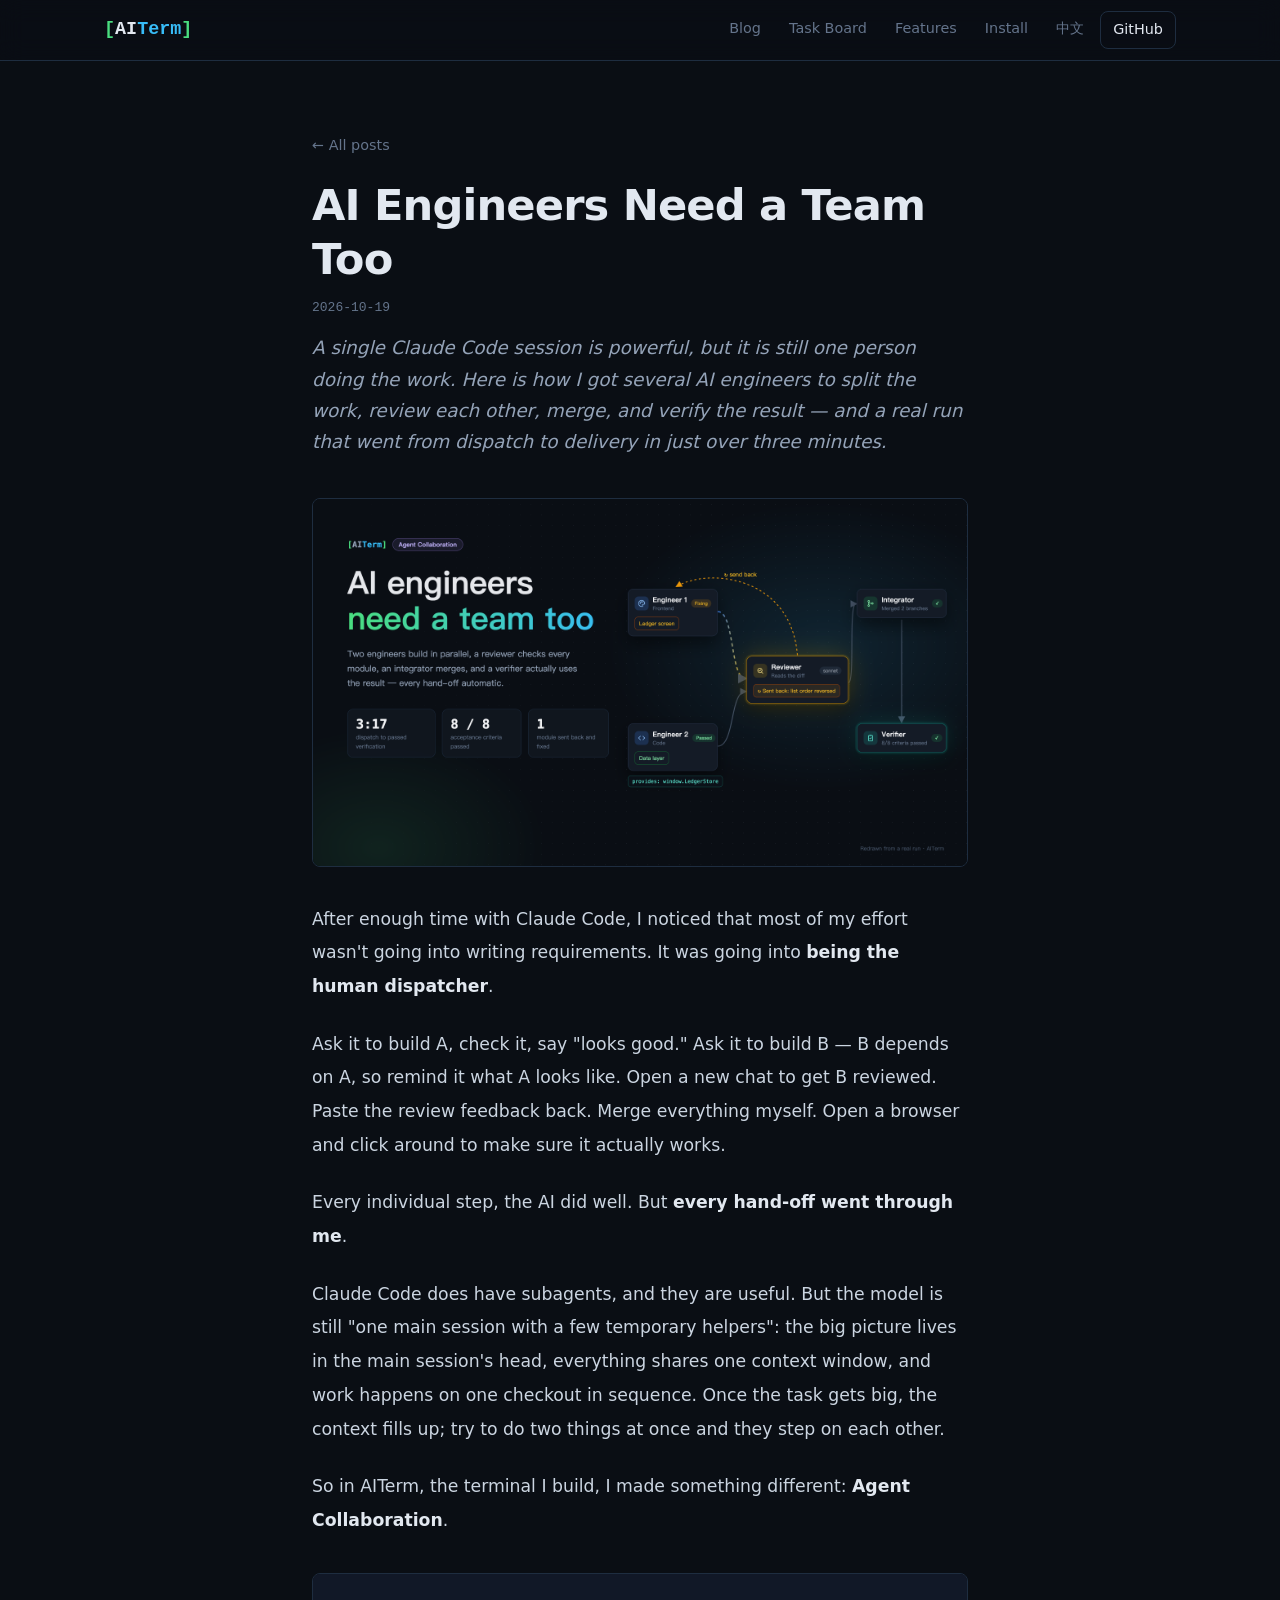
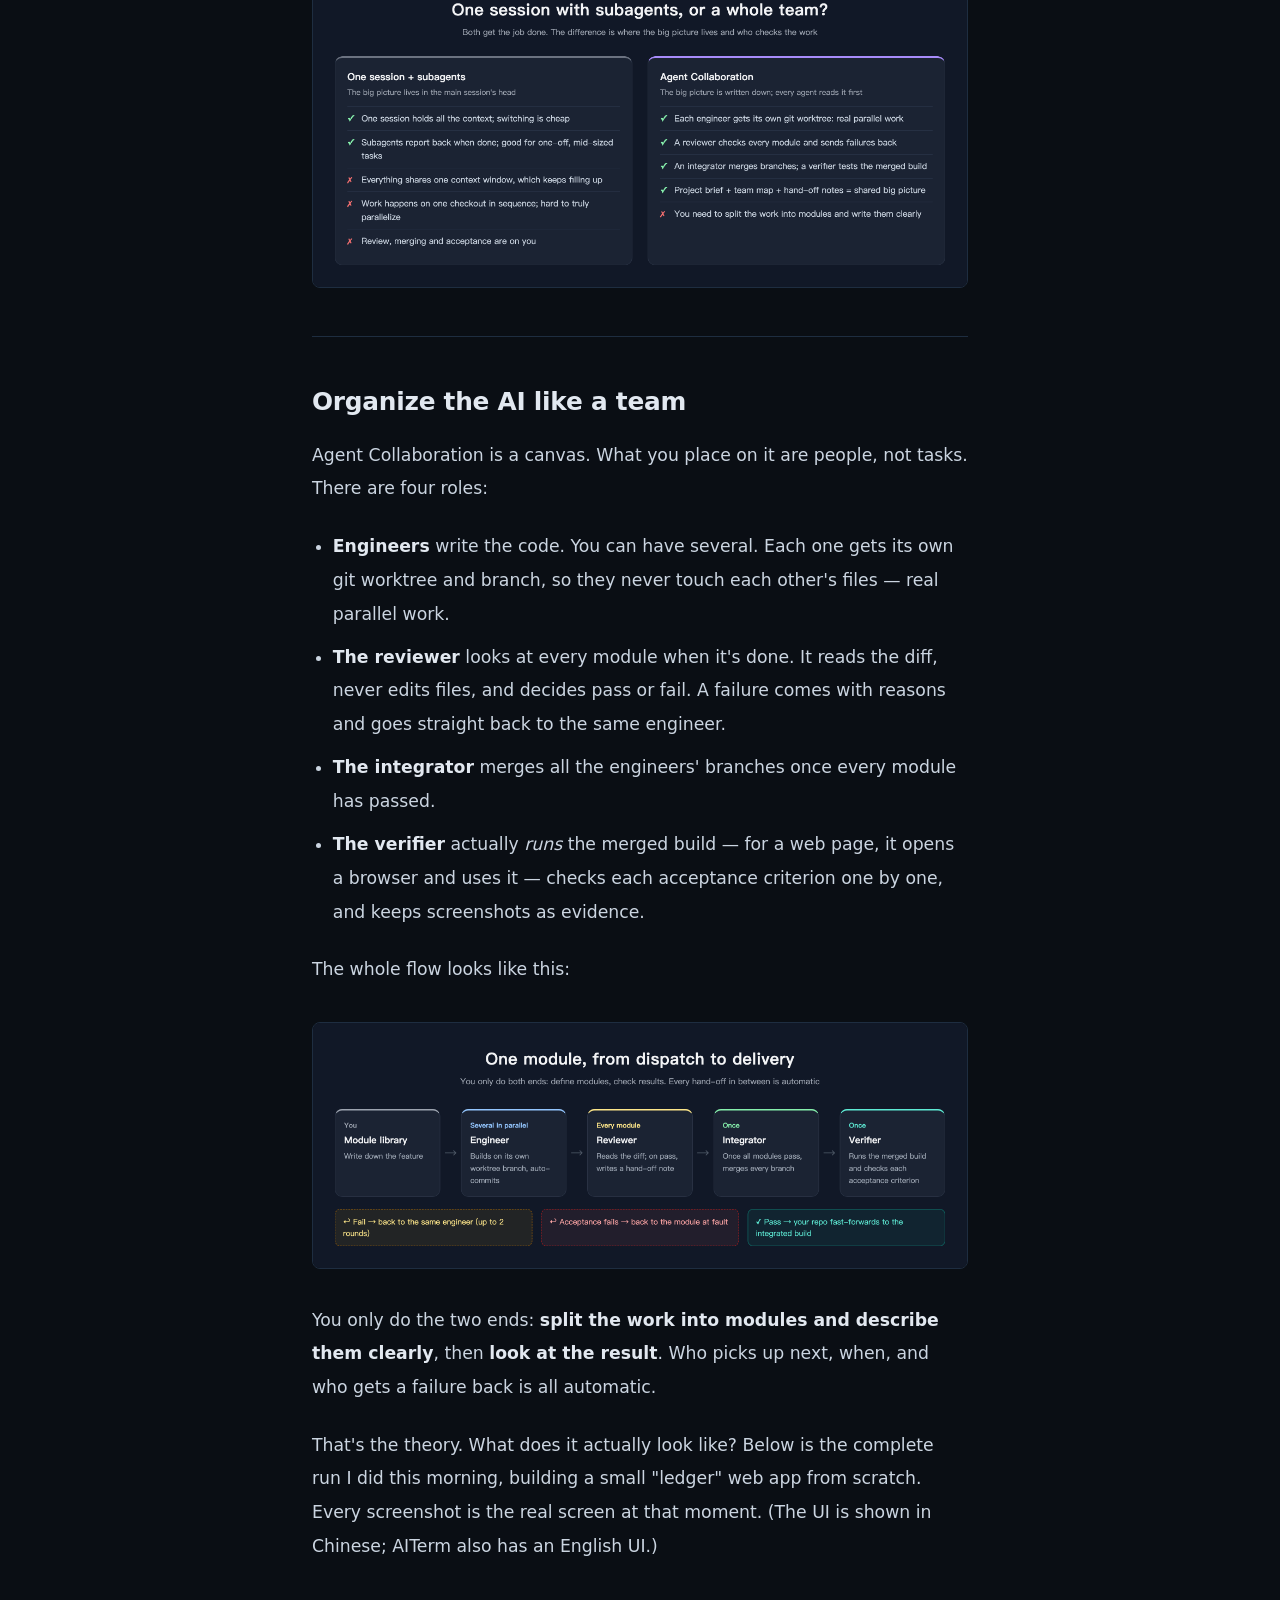
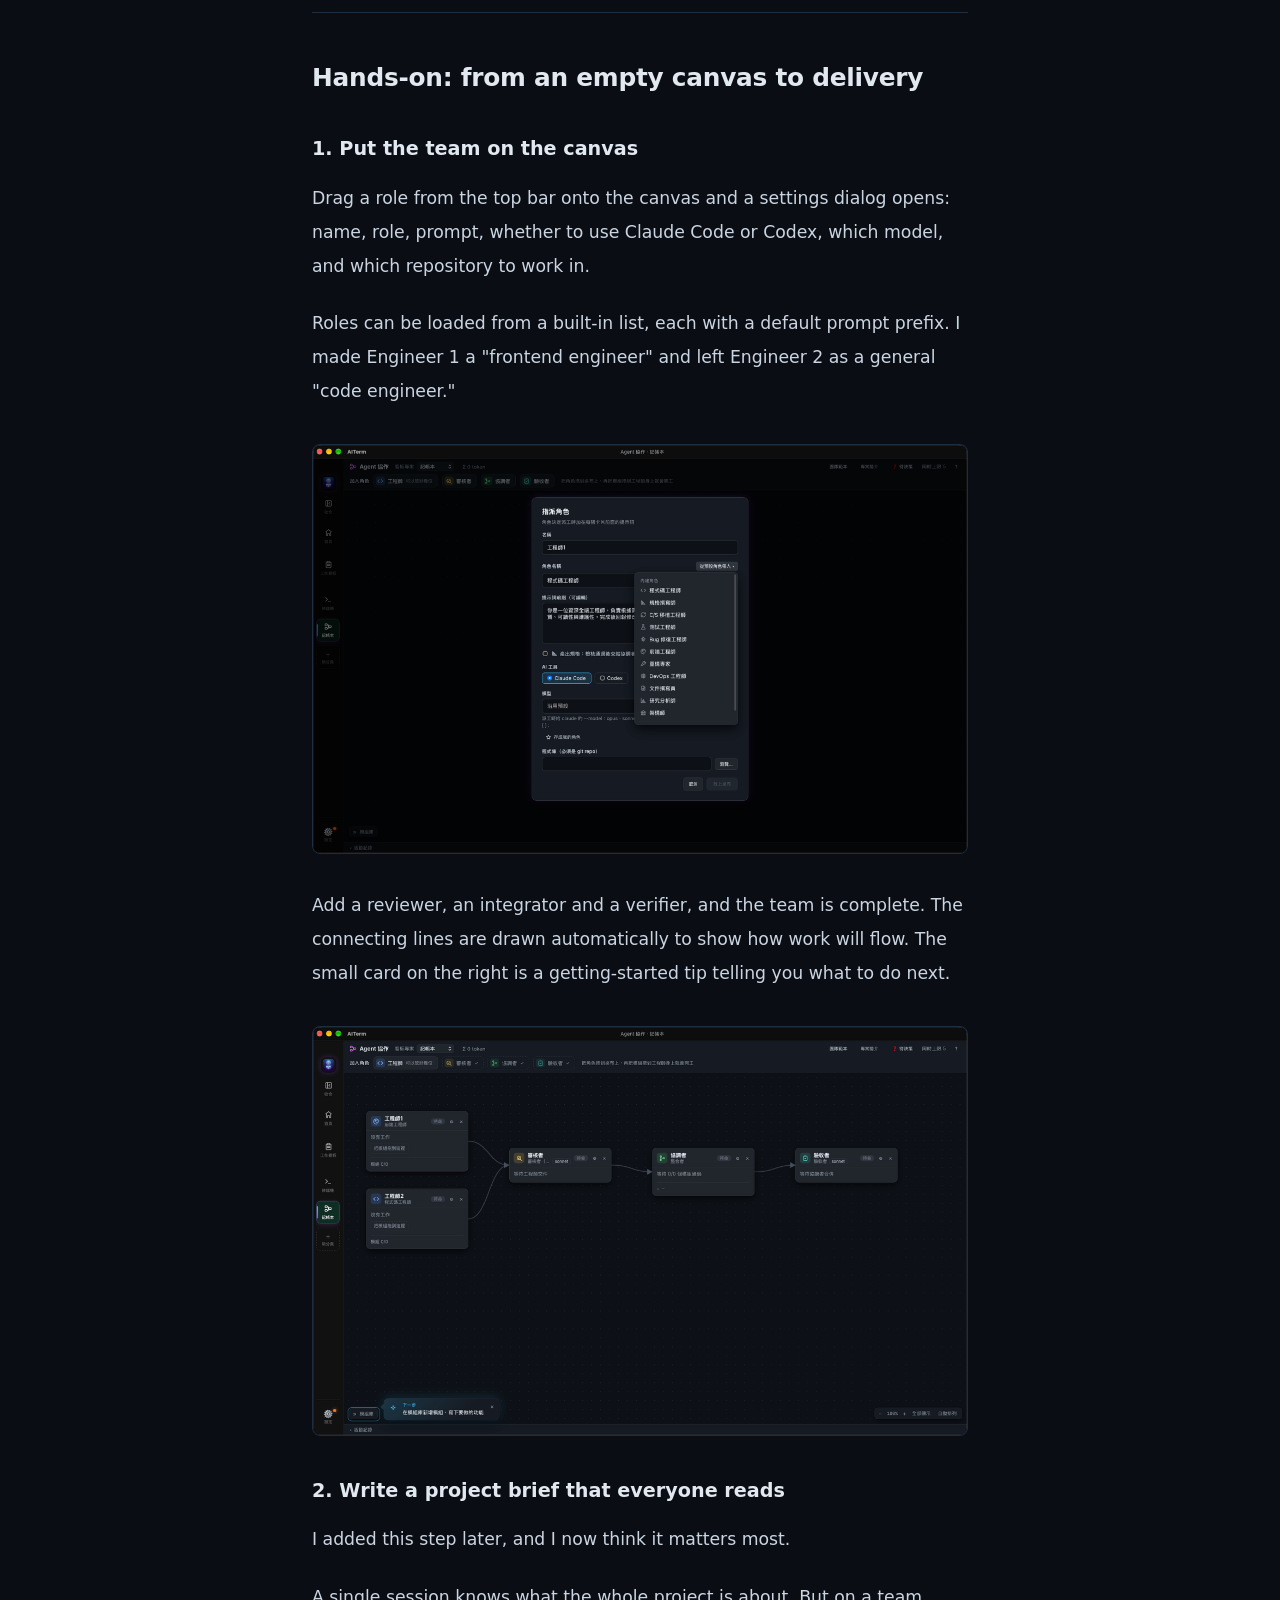
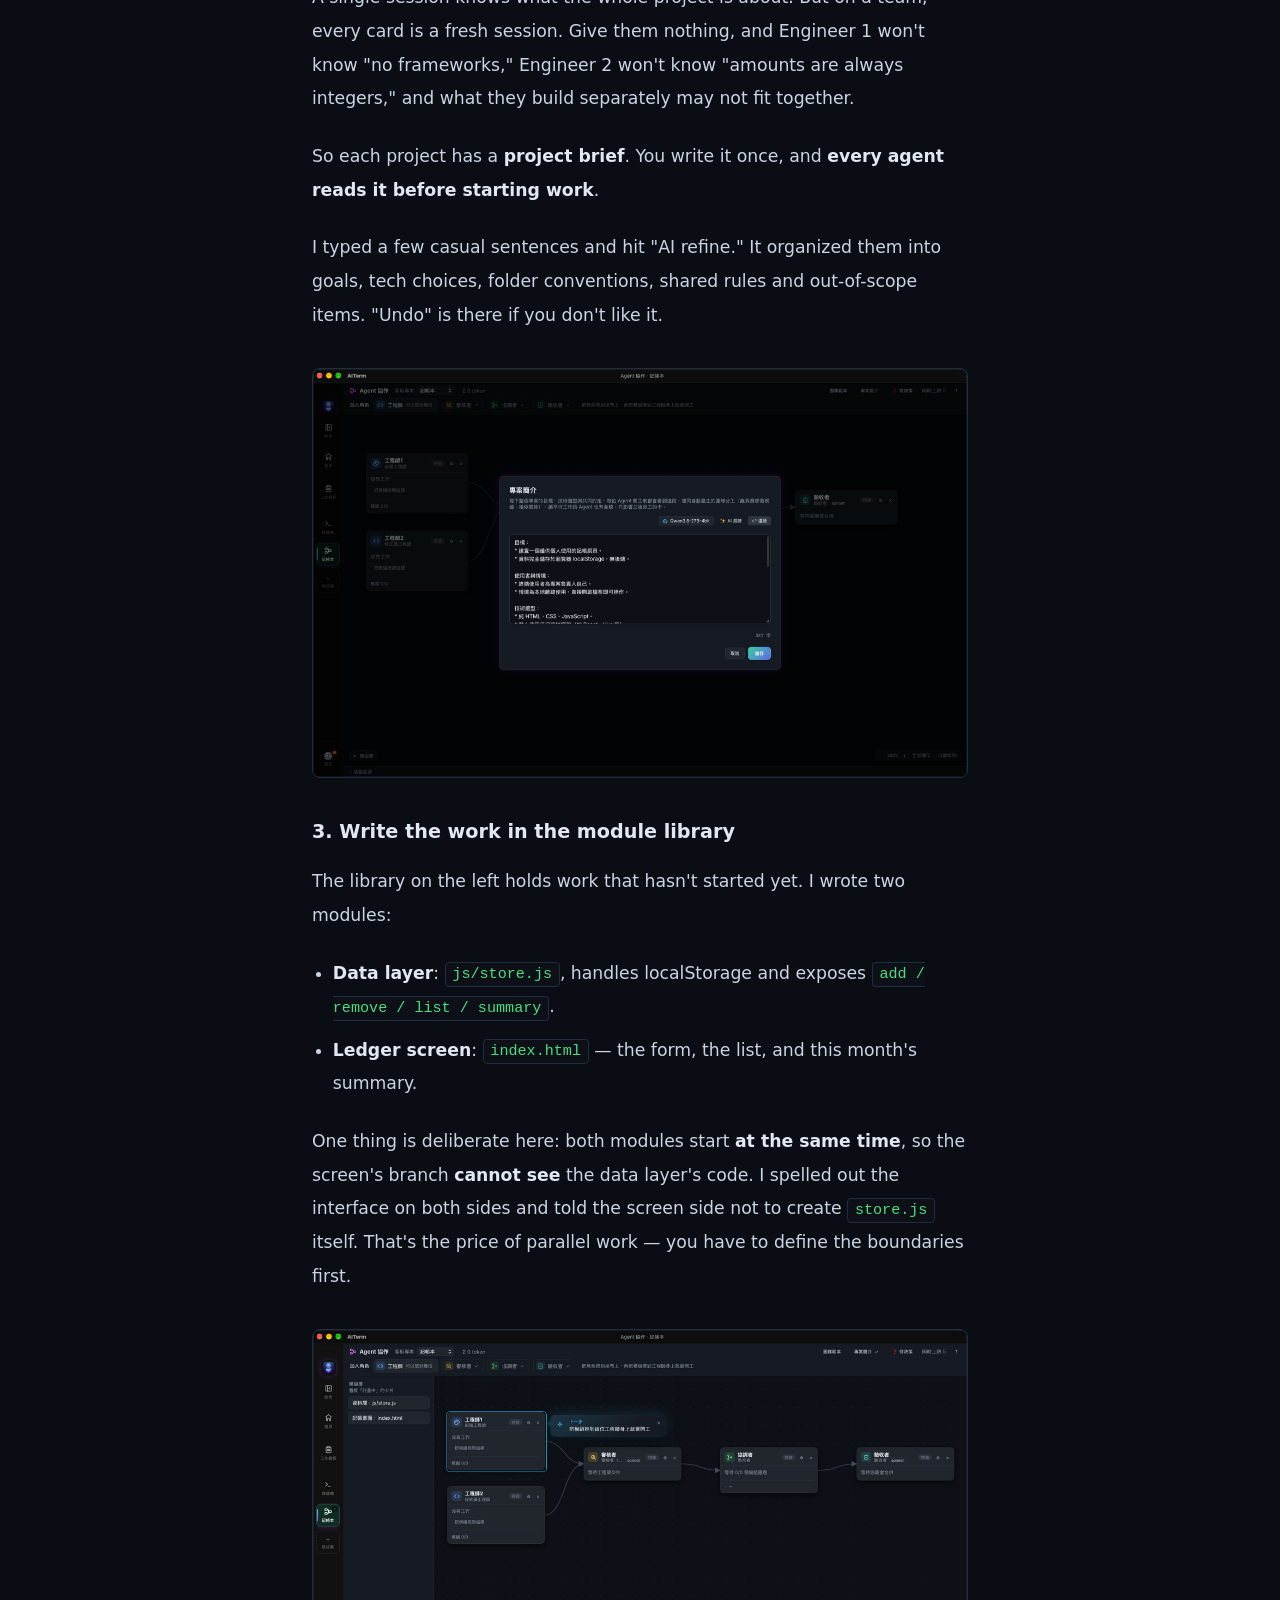
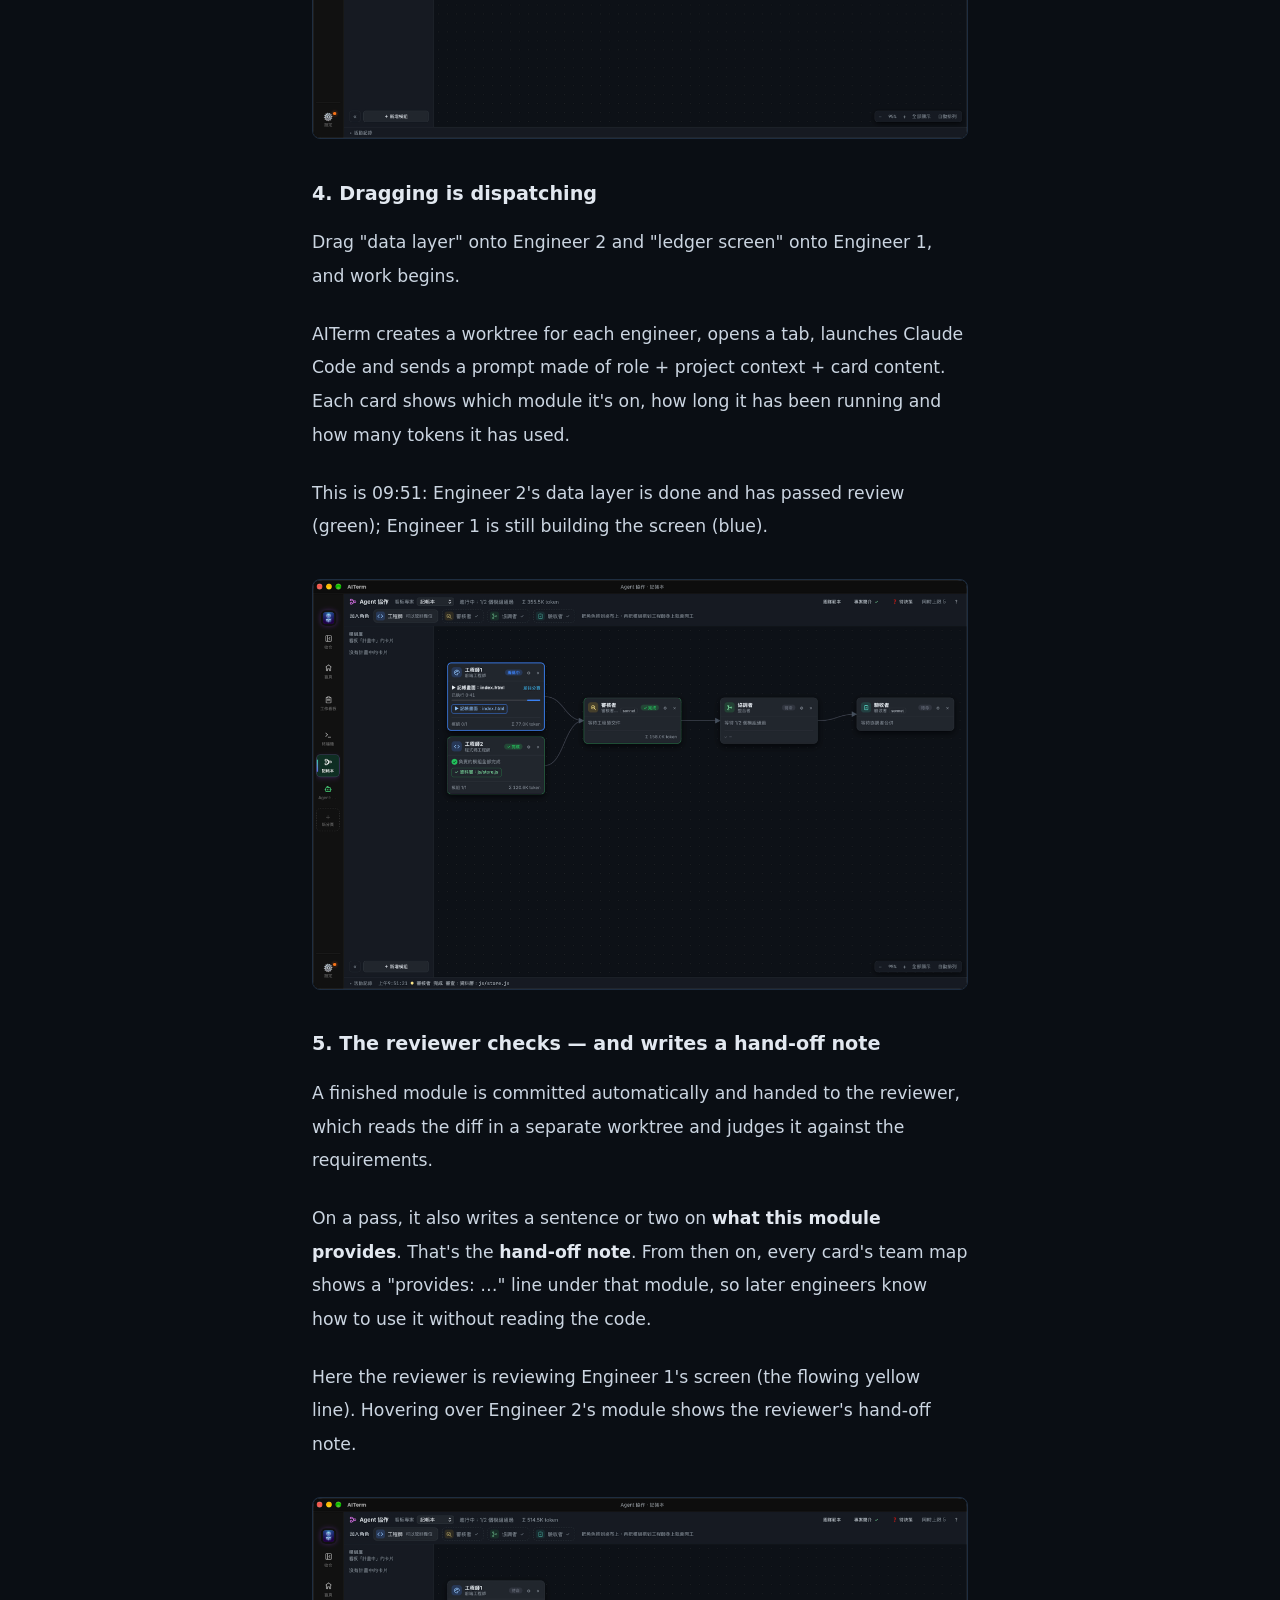
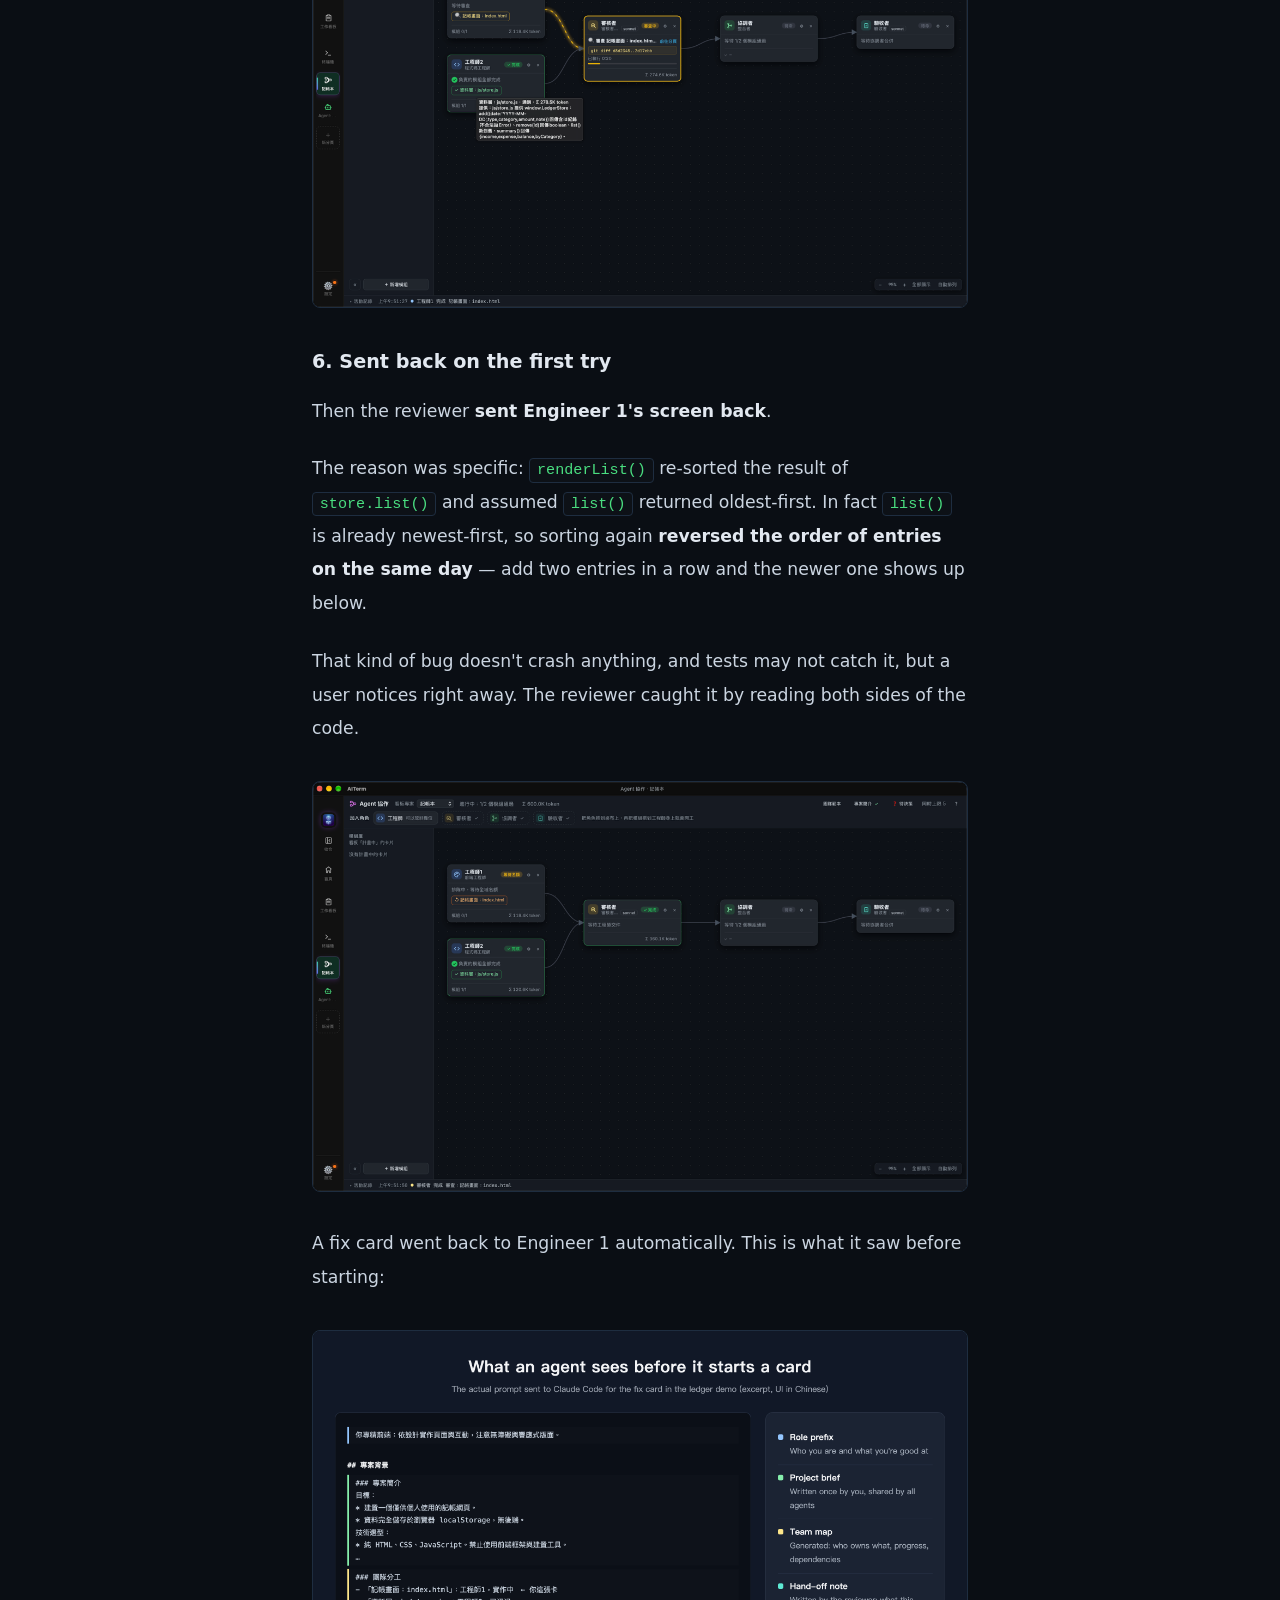
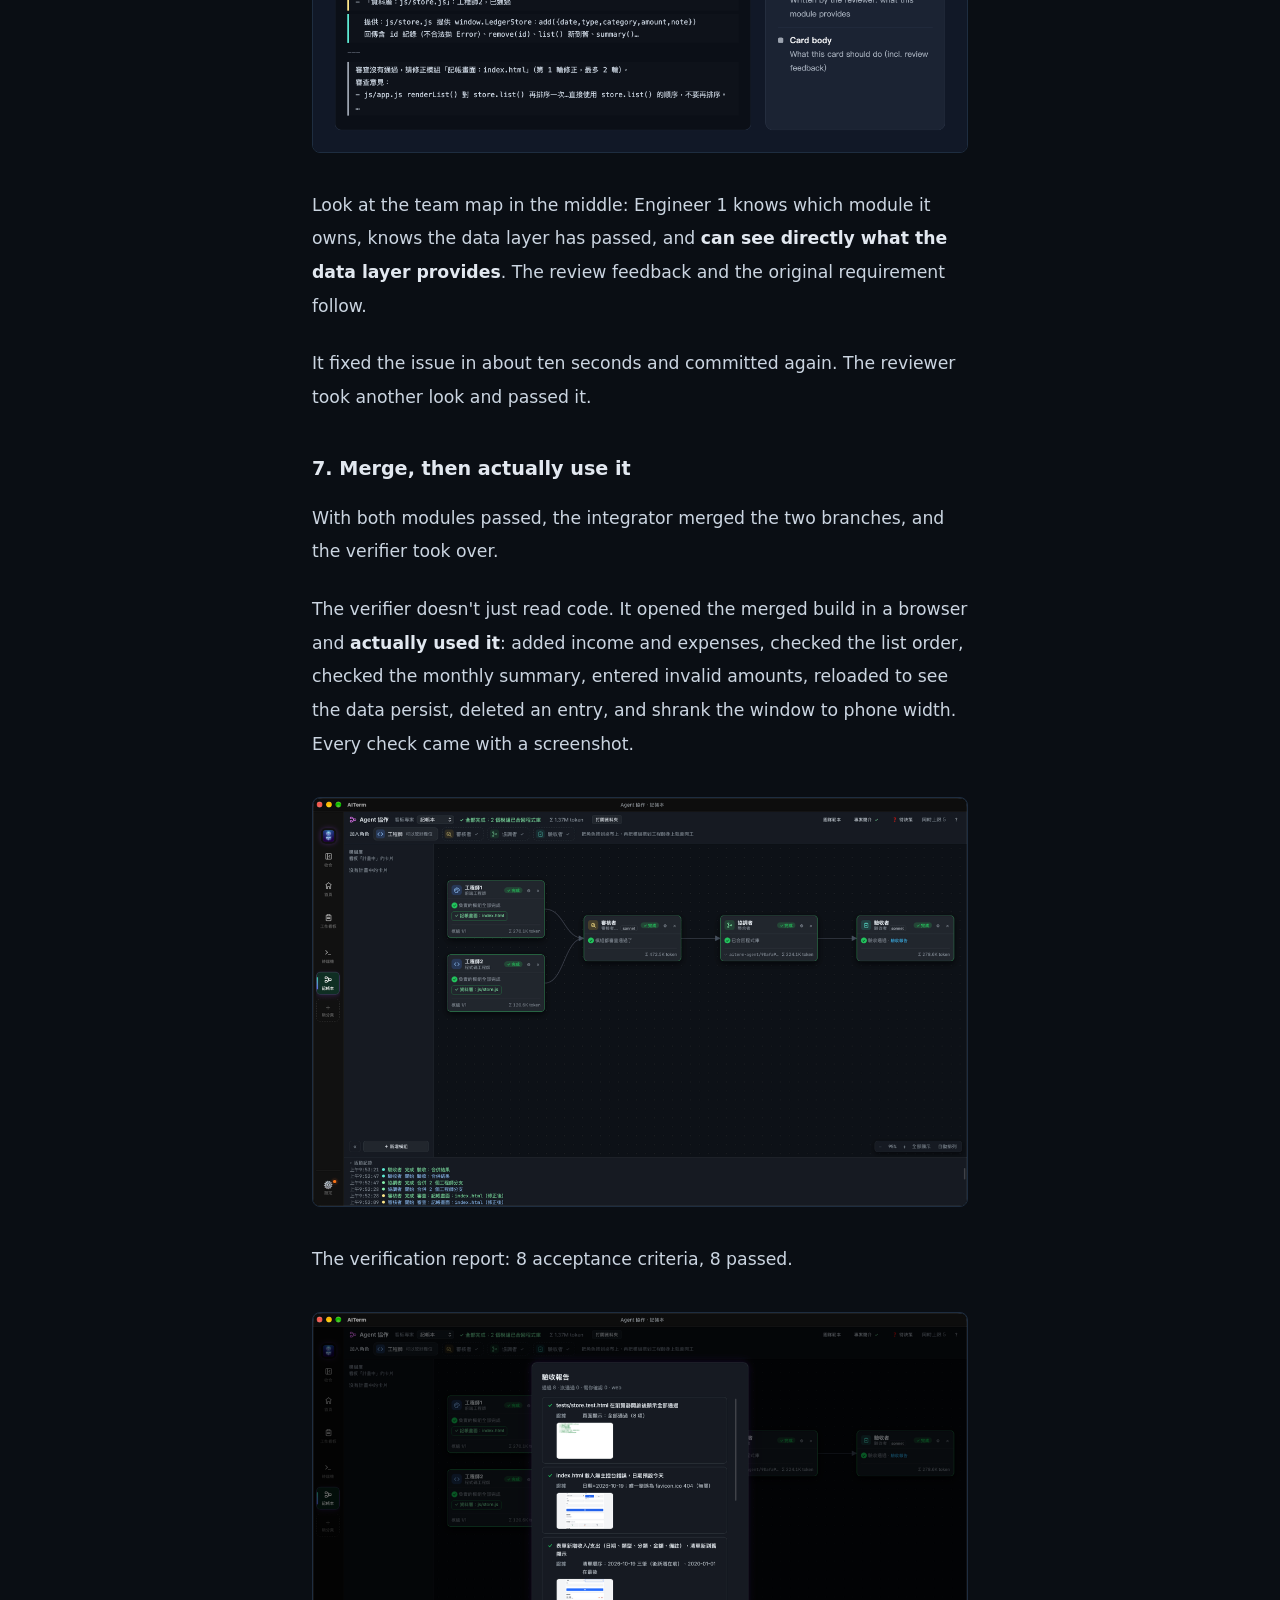
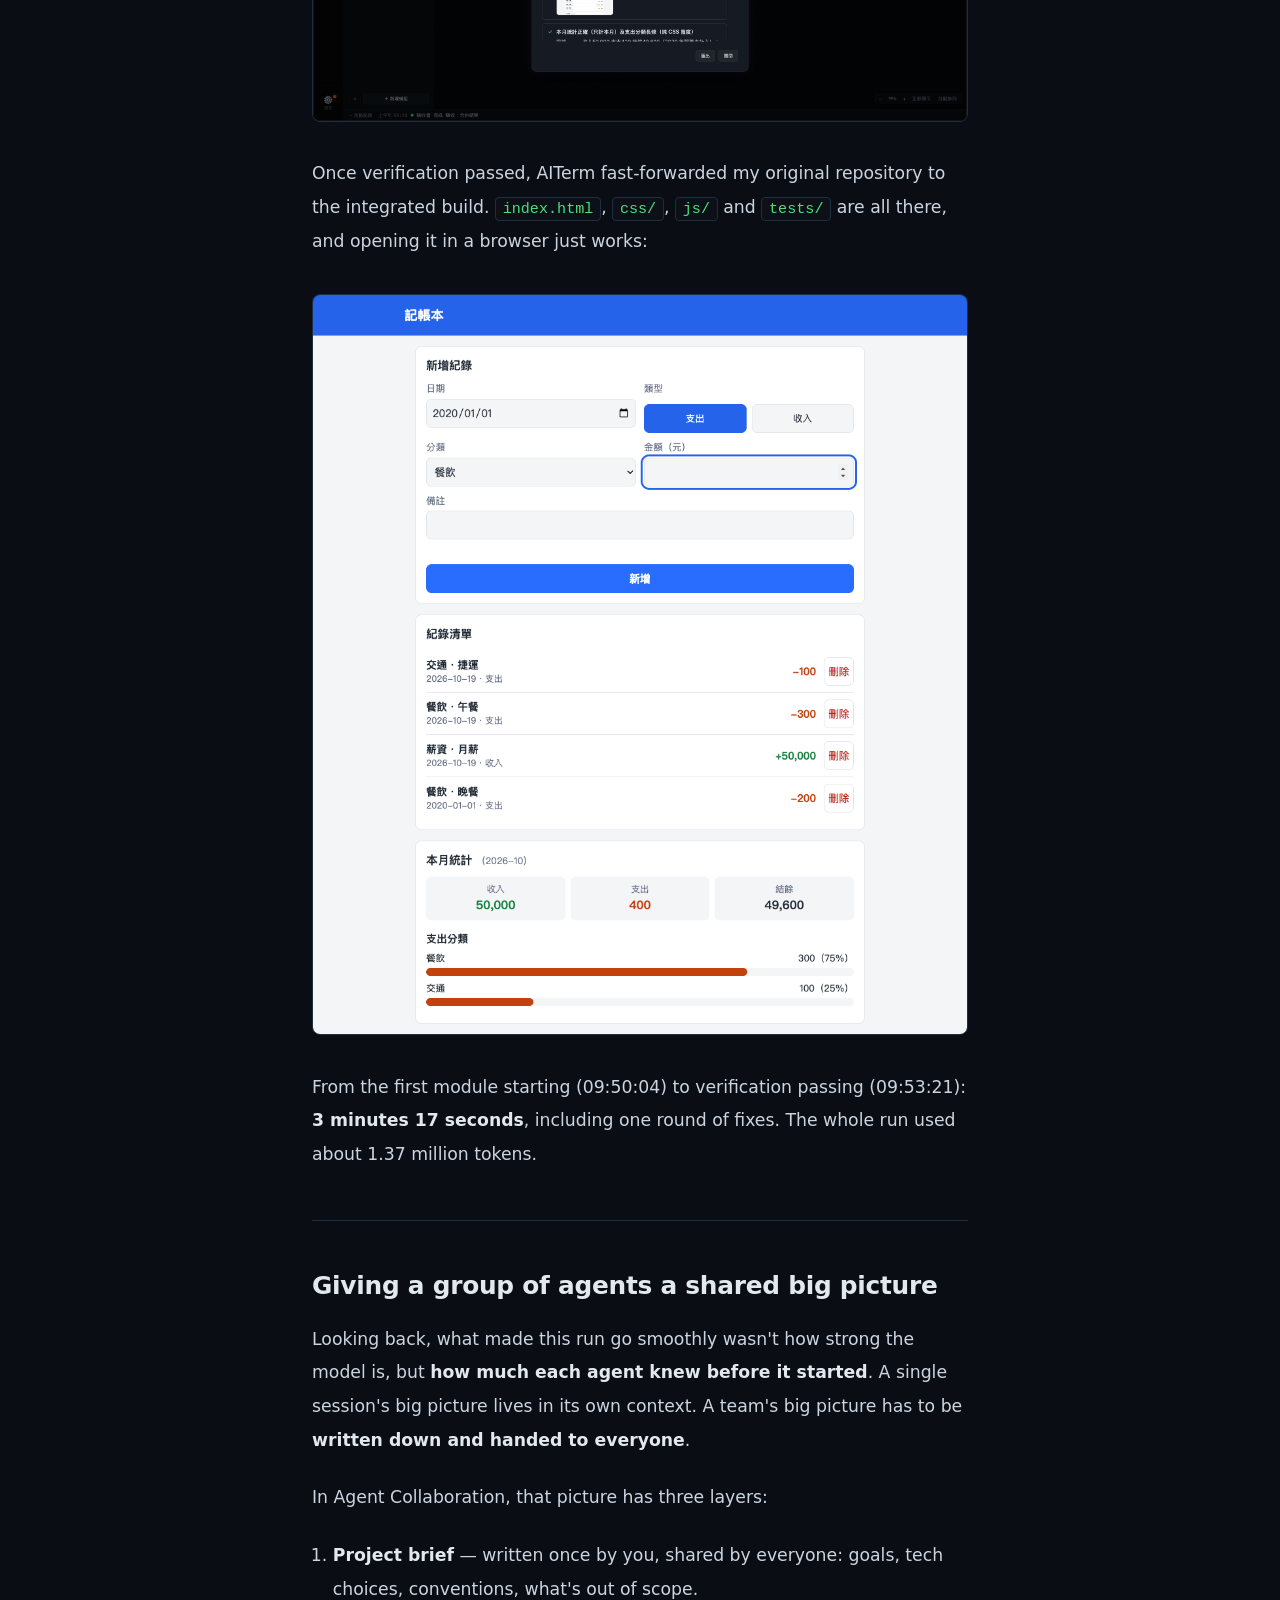
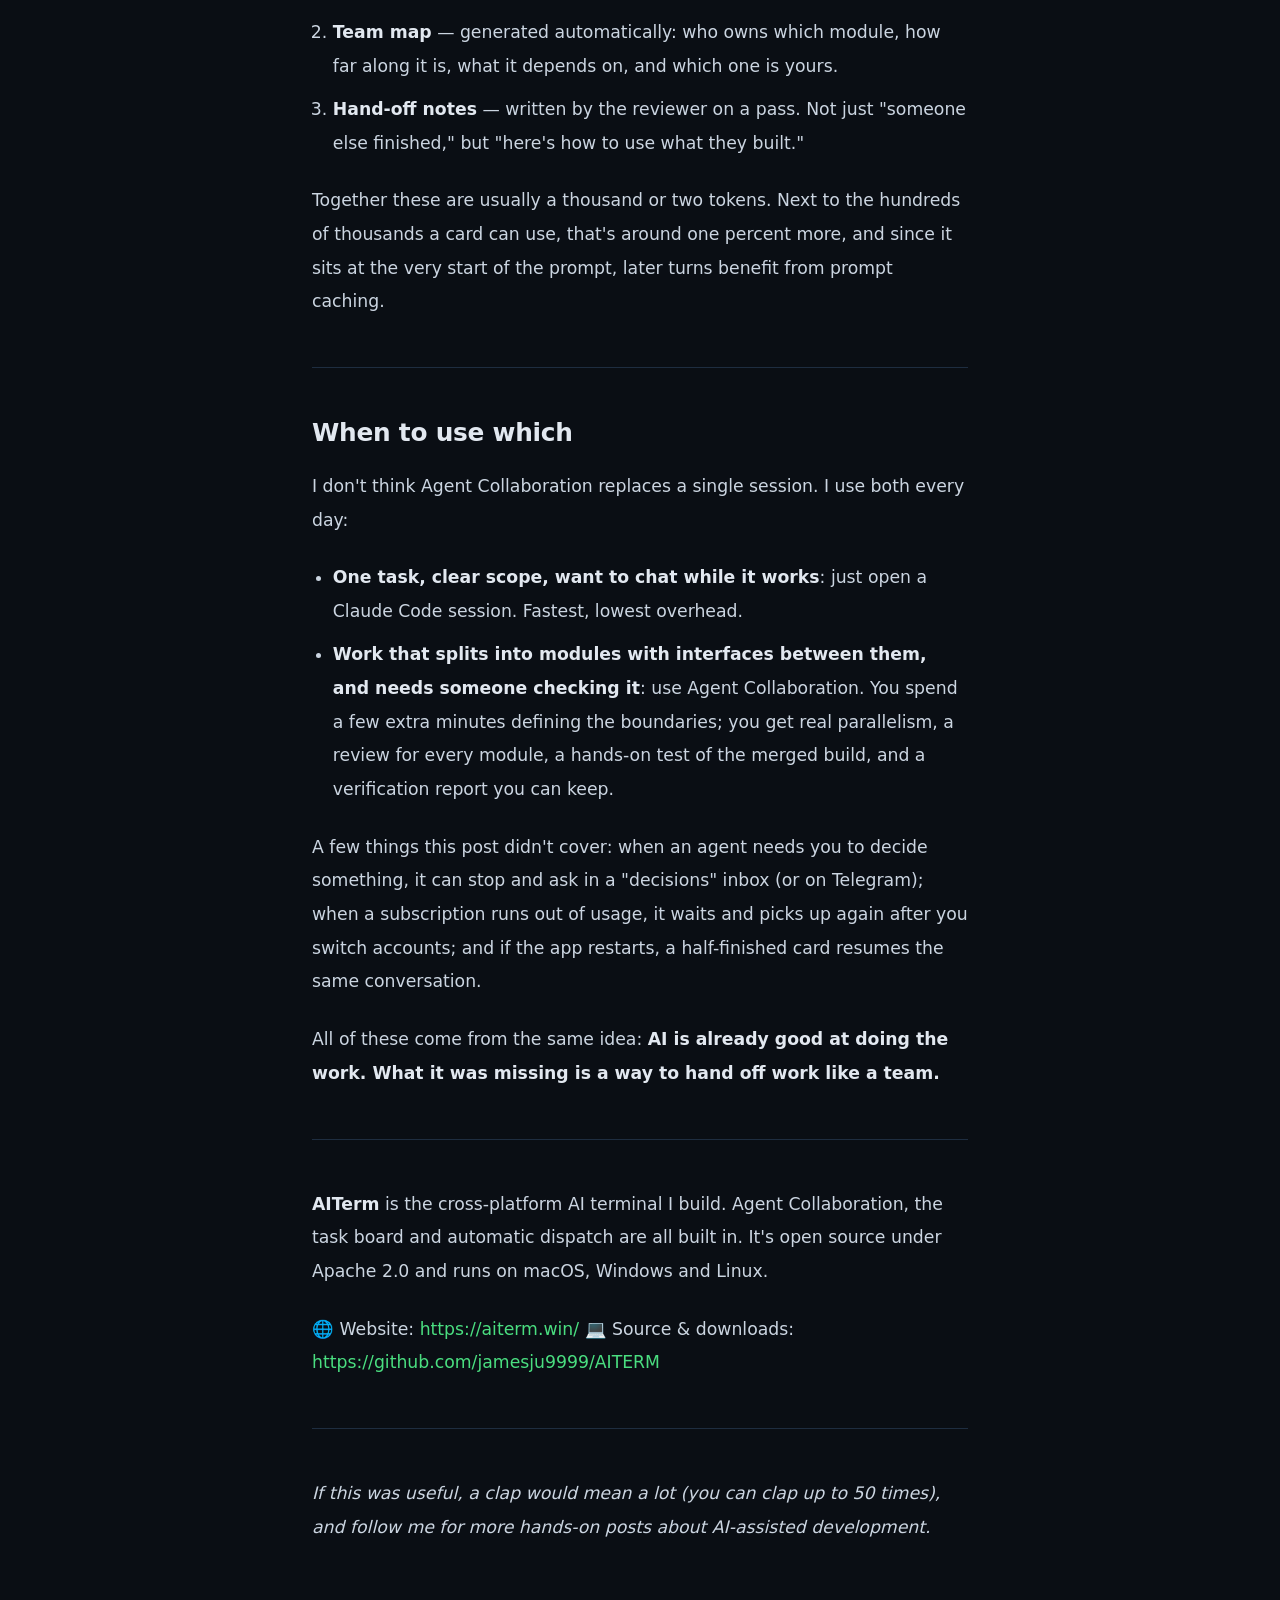
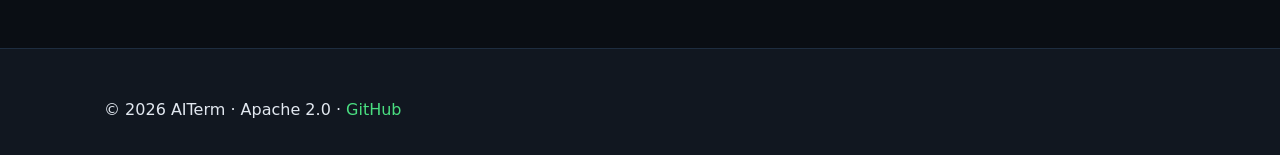
<file: blog/agent-collaboration-en.html>
<!DOCTYPE html>
<html lang="en">
<head>
  <meta charset="UTF-8" />
  <meta name="viewport" content="width=device-width, initial-scale=1.0" />
  <title>AI Engineers Need a Team Too — AITerm</title>
  <meta name="description" content="A single Claude Code session is powerful, but it is still one person doing the work. Here is how I got several AI engineers to split the work, review each other, merge, and verify the result — and a real run that went from dispatch to delivery in just over three minutes." />
  <link rel="canonical" href="https://aiterm.win/blog/agent-collaboration-en.html" />
  <meta property="og:type" content="article" />
  <meta property="og:title" content="AI Engineers Need a Team Too — AITerm" />
  <meta property="og:description" content="A single Claude Code session is powerful, but it is still one person doing the work. Here is how I got several AI engineers to split the work, review each other, merge, and verify the result — and a real run that went from dispatch to delivery in just over three minutes." />
  <meta property="og:url" content="https://aiterm.win/blog/agent-collaboration-en.html" />
  <meta property="og:image" content="https://aiterm.win/blog/images/agent-collaboration/00-cover-en.png" />
  <meta name="twitter:card" content="summary_large_image" />
  <meta name="twitter:image" content="https://aiterm.win/blog/images/agent-collaboration/00-cover-en.png" />
  <link rel="icon" href="../icon.png" />
  <link rel="stylesheet" href="../style.css" />
  <link rel="stylesheet" href="blog.css" />
</head>
<body>
  <nav class="nav">
    <div class="nav-inner">
      <a href="../index.html" class="nav-logo"><span class="logo-bracket">[</span>AI<span class="logo-term">Term</span><span class="logo-bracket">]</span></a>
      <ul class="nav-links">
        <li><a href="en.html">Blog</a></li>
        <li><a href="../en.html#taskboard">Task Board</a></li><li><a href="../en.html#features">Features</a></li><li><a href="../en.html#install">Install</a></li>
        <li><a href="index.html">中文</a></li>
        <li><a href="https://github.com/jamesju9999/AITERM" target="_blank" rel="noopener" class="nav-github">GitHub</a></li>
      </ul>
    </div>
  </nav>
  <article class="post">
    <div class="post-inner">
      <a class="post-back" href="en.html">← All posts</a>
      <h1 class="post-title">AI Engineers Need a Team Too</h1>
      <div class="post-meta">2026-10-19</div>
      <p class="post-sub">A single Claude Code session is powerful, but it is still one person doing the work. Here is how I got several AI engineers to split the work, review each other, merge, and verify the result — and a real run that went from dispatch to delivery in just over three minutes.</p>
      <div class="post-body">
<figure><img src="images/agent-collaboration/00-cover-en.png" alt="AI engineers need a team too" loading="lazy"></figure>
<p>After enough time with Claude Code, I noticed that most of my effort wasn't going into writing requirements. It was going into <strong>being the human dispatcher</strong>.</p>
<p>Ask it to build A, check it, say "looks good." Ask it to build B — B depends on A, so remind it what A looks like. Open a new chat to get B reviewed. Paste the review feedback back. Merge everything myself. Open a browser and click around to make sure it actually works.</p>
<p>Every individual step, the AI did well. But <strong>every hand-off went through me</strong>.</p>
<p>Claude Code does have subagents, and they are useful. But the model is still "one main session with a few temporary helpers": the big picture lives in the main session's head, everything shares one context window, and work happens on one checkout in sequence. Once the task gets big, the context fills up; try to do two things at once and they step on each other.</p>
<p>So in AITerm, the terminal I build, I made something different: <strong>Agent Collaboration</strong>.</p>
<figure><img src="images/agent-collaboration/01-compare-en.png" alt="One session with subagents, or a whole team?" loading="lazy"></figure>
<hr>
<h2>Organize the AI like a team</h2>
<p>Agent Collaboration is a canvas. What you place on it are people, not tasks. There are four roles:</p>
<ul>
<li><strong>Engineers</strong> write the code. You can have several. Each one gets its own git worktree and branch, so they never touch each other's files — real parallel work.</li>
<li><strong>The reviewer</strong> looks at every module when it's done. It reads the diff, never edits files, and decides pass or fail. A failure comes with reasons and goes straight back to the same engineer.</li>
<li><strong>The integrator</strong> merges all the engineers' branches once every module has passed.</li>
<li><strong>The verifier</strong> actually <em>runs</em> the merged build — for a web page, it opens a browser and uses it — checks each acceptance criterion one by one, and keeps screenshots as evidence.</li>
</ul>
<p>The whole flow looks like this:</p>
<figure><img src="images/agent-collaboration/02-flow-en.png" alt="One module, from dispatch to delivery" loading="lazy"></figure>
<p>You only do the two ends: <strong>split the work into modules and describe them clearly</strong>, then <strong>look at the result</strong>. Who picks up next, when, and who gets a failure back is all automatic.</p>
<p>That's the theory. What does it actually look like? Below is the complete run I did this morning, building a small "ledger" web app from scratch. Every screenshot is the real screen at that moment. (The UI is shown in Chinese; AITerm also has an English UI.)</p>
<hr>
<h2>Hands-on: from an empty canvas to delivery</h2>
<h3>1. Put the team on the canvas</h3>
<p>Drag a role from the top bar onto the canvas and a settings dialog opens: name, role, prompt, whether to use Claude Code or Codex, which model, and which repository to work in.</p>
<p>Roles can be loaded from a built-in list, each with a default prompt prefix. I made Engineer 1 a "frontend engineer" and left Engineer 2 as a general "code engineer."</p>
<figure><img src="images/agent-collaboration/s02-role-menu.png" alt="Load a built-in role" loading="lazy"></figure>
<p>Add a reviewer, an integrator and a verifier, and the team is complete. The connecting lines are drawn automatically to show how work will flow. The small card on the right is a getting-started tip telling you what to do next.</p>
<figure><img src="images/agent-collaboration/s01-team.png" alt="The team is ready" loading="lazy"></figure>
<h3>2. Write a project brief that everyone reads</h3>
<p>I added this step later, and I now think it matters most.</p>
<p>A single session knows what the whole project is about. But on a team, every card is a fresh session. Give them nothing, and Engineer 1 won't know "no frameworks," Engineer 2 won't know "amounts are always integers," and what they build separately may not fit together.</p>
<p>So each project has a <strong>project brief</strong>. You write it once, and <strong>every agent reads it before starting work</strong>.</p>
<p>I typed a few casual sentences and hit "AI refine." It organized them into goals, tech choices, folder conventions, shared rules and out-of-scope items. "Undo" is there if you don't like it.</p>
<figure><img src="images/agent-collaboration/s03-brief.png" alt="Project brief with AI refine" loading="lazy"></figure>
<h3>3. Write the work in the module library</h3>
<p>The library on the left holds work that hasn't started yet. I wrote two modules:</p>
<ul>
<li><strong>Data layer</strong>: <code>js/store.js</code>, handles localStorage and exposes <code>add / remove / list / summary</code>.</li>
<li><strong>Ledger screen</strong>: <code>index.html</code> — the form, the list, and this month's summary.</li>
</ul>
<p>One thing is deliberate here: both modules start <strong>at the same time</strong>, so the screen's branch <strong>cannot see</strong> the data layer's code. I spelled out the interface on both sides and told the screen side not to create <code>store.js</code> itself. That's the price of parallel work — you have to define the boundaries first.</p>
<figure><img src="images/agent-collaboration/s04-library.png" alt="Module library" loading="lazy"></figure>
<h3>4. Dragging is dispatching</h3>
<p>Drag "data layer" onto Engineer 2 and "ledger screen" onto Engineer 1, and work begins.</p>
<p>AITerm creates a worktree for each engineer, opens a tab, launches Claude Code and sends a prompt made of role + project context + card content. Each card shows which module it's on, how long it has been running and how many tokens it has used.</p>
<p>This is 09:51: Engineer 2's data layer is done and has passed review (green); Engineer 1 is still building the screen (blue).</p>
<figure><img src="images/agent-collaboration/s05-running.png" alt="Two engineers working in parallel" loading="lazy"></figure>
<h3>5. The reviewer checks — and writes a hand-off note</h3>
<p>A finished module is committed automatically and handed to the reviewer, which reads the diff in a separate worktree and judges it against the requirements.</p>
<p>On a pass, it also writes a sentence or two on <strong>what this module provides</strong>. That's the <strong>hand-off note</strong>. From then on, every card's team map shows a "provides: …" line under that module, so later engineers know how to use it without reading the code.</p>
<p>Here the reviewer is reviewing Engineer 1's screen (the flowing yellow line). Hovering over Engineer 2's module shows the reviewer's hand-off note.</p>
<figure><img src="images/agent-collaboration/s06-reviewing.png" alt="Under review, plus the data layer&#x27;s hand-off note" loading="lazy"></figure>
<h3>6. Sent back on the first try</h3>
<p>Then the reviewer <strong>sent Engineer 1's screen back</strong>.</p>
<p>The reason was specific: <code>renderList()</code> re-sorted the result of <code>store.list()</code> and assumed <code>list()</code> returned oldest-first. In fact <code>list()</code> is already newest-first, so sorting again <strong>reversed the order of entries on the same day</strong> — add two entries in a row and the newer one shows up below.</p>
<p>That kind of bug doesn't crash anything, and tests may not catch it, but a user notices right away. The reviewer caught it by reading both sides of the code.</p>
<figure><img src="images/agent-collaboration/s07-sent-back.png" alt="A module sent back (orange ↻)" loading="lazy"></figure>
<p>A fix card went back to Engineer 1 automatically. This is what it saw before starting:</p>
<figure><img src="images/agent-collaboration/03-prompt-en.png" alt="What an agent sees before it starts a card" loading="lazy"></figure>
<p>Look at the team map in the middle: Engineer 1 knows which module it owns, knows the data layer has passed, and <strong>can see directly what the data layer provides</strong>. The review feedback and the original requirement follow.</p>
<p>It fixed the issue in about ten seconds and committed again. The reviewer took another look and passed it.</p>
<h3>7. Merge, then actually use it</h3>
<p>With both modules passed, the integrator merged the two branches, and the verifier took over.</p>
<p>The verifier doesn't just read code. It opened the merged build in a browser and <strong>actually used it</strong>: added income and expenses, checked the list order, checked the monthly summary, entered invalid amounts, reloaded to see the data persist, deleted an entry, and shrank the window to phone width. Every check came with a screenshot.</p>
<figure><img src="images/agent-collaboration/s08-done.png" alt="All done, with the activity log" loading="lazy"></figure>
<p>The verification report: 8 acceptance criteria, 8 passed.</p>
<figure><img src="images/agent-collaboration/s09-verify-report.png" alt="Verification report" loading="lazy"></figure>
<p>Once verification passed, AITerm fast-forwarded my original repository to the integrated build. <code>index.html</code>, <code>css/</code>, <code>js/</code> and <code>tests/</code> are all there, and opening it in a browser just works:</p>
<figure><img src="images/agent-collaboration/s10-result.png" alt="The finished ledger (the verifier&#x27;s evidence screenshot)" loading="lazy"></figure>
<p>From the first module starting (09:50:04) to verification passing (09:53:21): <strong>3 minutes 17 seconds</strong>, including one round of fixes. The whole run used about 1.37 million tokens.</p>
<hr>
<h2>Giving a group of agents a shared big picture</h2>
<p>Looking back, what made this run go smoothly wasn't how strong the model is, but <strong>how much each agent knew before it started</strong>. A single session's big picture lives in its own context. A team's big picture has to be <strong>written down and handed to everyone</strong>.</p>
<p>In Agent Collaboration, that picture has three layers:</p>
<ol>
<li><strong>Project brief</strong> — written once by you, shared by everyone: goals, tech choices, conventions, what's out of scope.</li>
<li><strong>Team map</strong> — generated automatically: who owns which module, how far along it is, what it depends on, and which one is yours.</li>
<li><strong>Hand-off notes</strong> — written by the reviewer on a pass. Not just "someone else finished," but "here's how to use what they built."</li>
</ol>
<p>Together these are usually a thousand or two tokens. Next to the hundreds of thousands a card can use, that's around one percent more, and since it sits at the very start of the prompt, later turns benefit from prompt caching.</p>
<hr>
<h2>When to use which</h2>
<p>I don't think Agent Collaboration replaces a single session. I use both every day:</p>
<ul>
<li><strong>One task, clear scope, want to chat while it works</strong>: just open a Claude Code session. Fastest, lowest overhead.</li>
<li><strong>Work that splits into modules with interfaces between them, and needs someone checking it</strong>: use Agent Collaboration. You spend a few extra minutes defining the boundaries; you get real parallelism, a review for every module, a hands-on test of the merged build, and a verification report you can keep.</li>
</ul>
<p>A few things this post didn't cover: when an agent needs you to decide something, it can stop and ask in a "decisions" inbox (or on Telegram); when a subscription runs out of usage, it waits and picks up again after you switch accounts; and if the app restarts, a half-finished card resumes the same conversation.</p>
<p>All of these come from the same idea: <strong>AI is already good at doing the work. What it was missing is a way to hand off work like a team.</strong></p>
<hr>
<p><strong>AITerm</strong> is the cross-platform AI terminal I build. Agent Collaboration, the task board and automatic dispatch are all built in. It's open source under Apache 2.0 and runs on macOS, Windows and Linux.</p>
<p>🌐 Website: <a href="https://aiterm.win/" target="_blank" rel="noopener">https://aiterm.win/</a> 💻 Source &amp; downloads: <a href="https://github.com/jamesju9999/AITERM" target="_blank" rel="noopener">https://github.com/jamesju9999/AITERM</a></p>
<hr>
<p><em>If this was useful, a clap would mean a lot (you can clap up to 50 times), and follow me for more hands-on posts about AI-assisted development.</em></p>
      </div>

    </div>
  </article>

  <footer class="footer">
    <div class="container">
      <p>© 2026 AITerm · Apache 2.0 · <a href="https://github.com/jamesju9999/AITERM" target="_blank" rel="noopener">GitHub</a></p>
    </div>
  </footer>
</body>
</html>
</file>
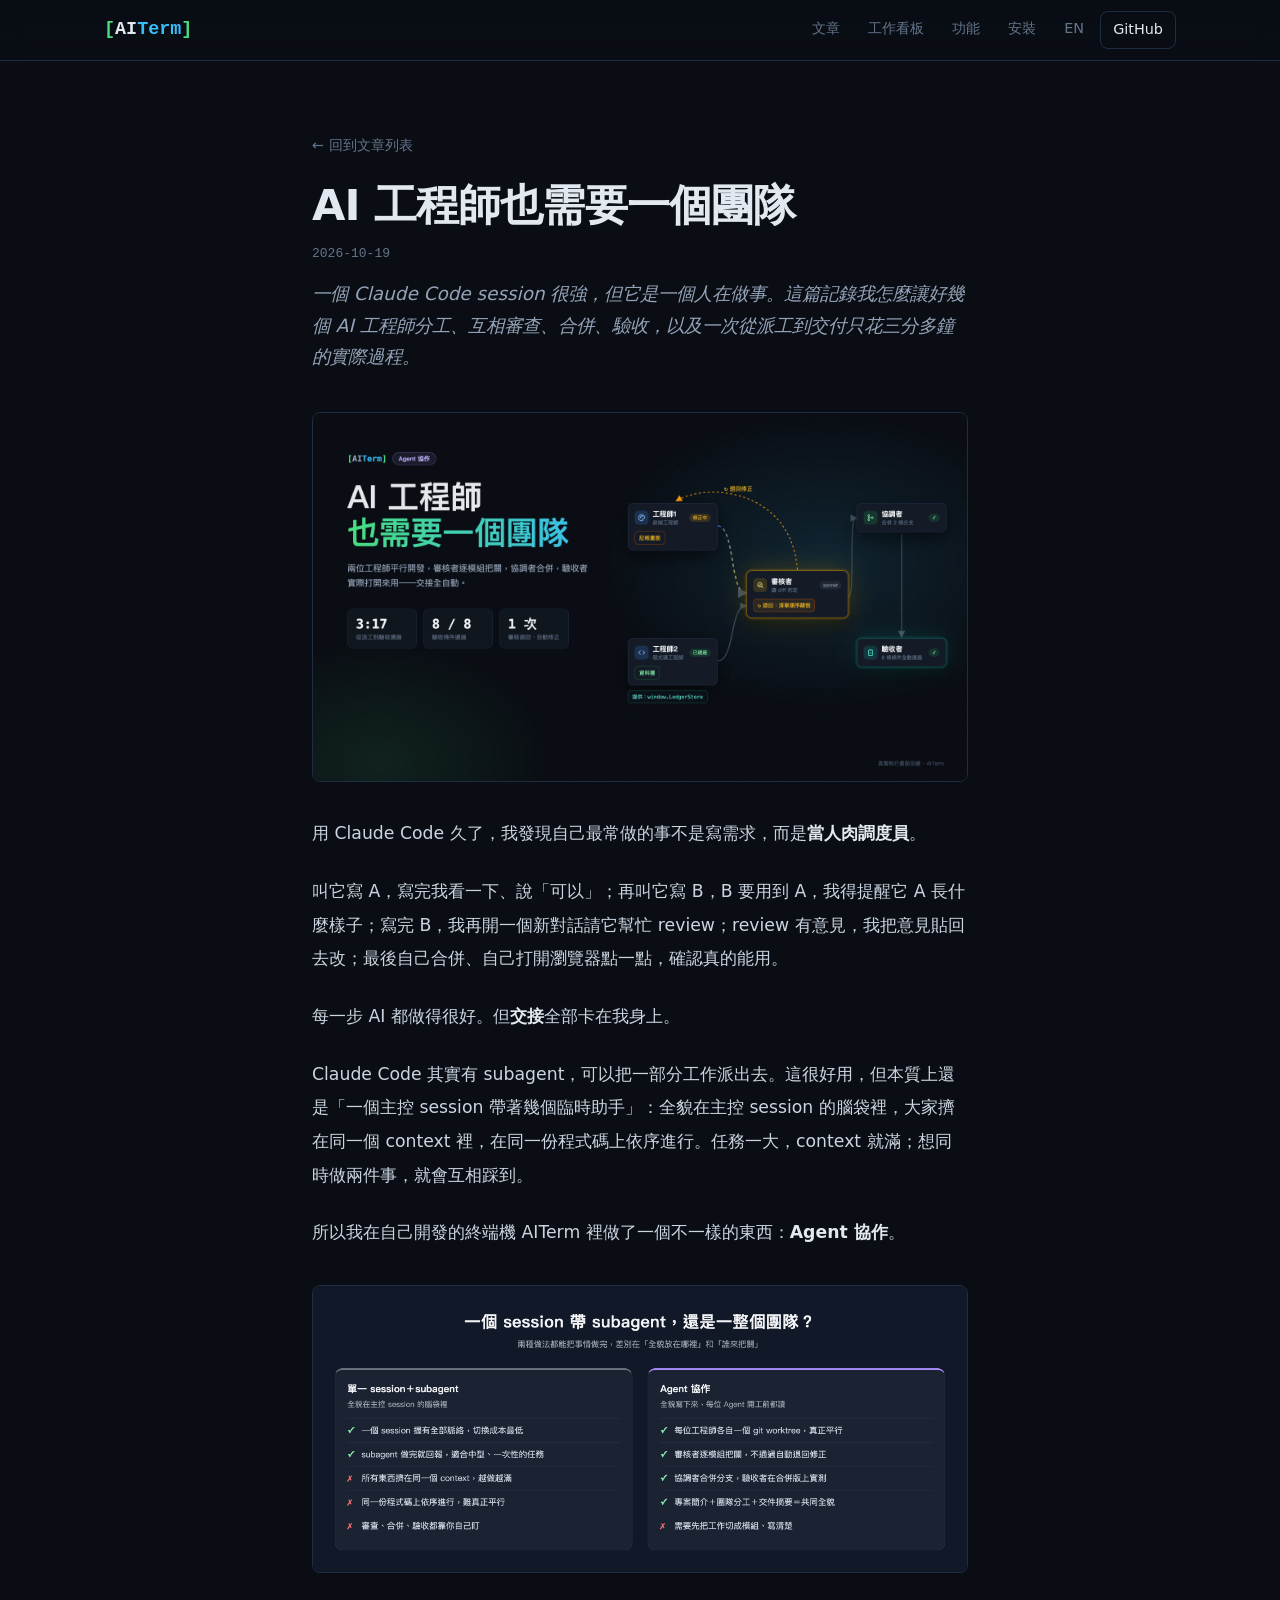
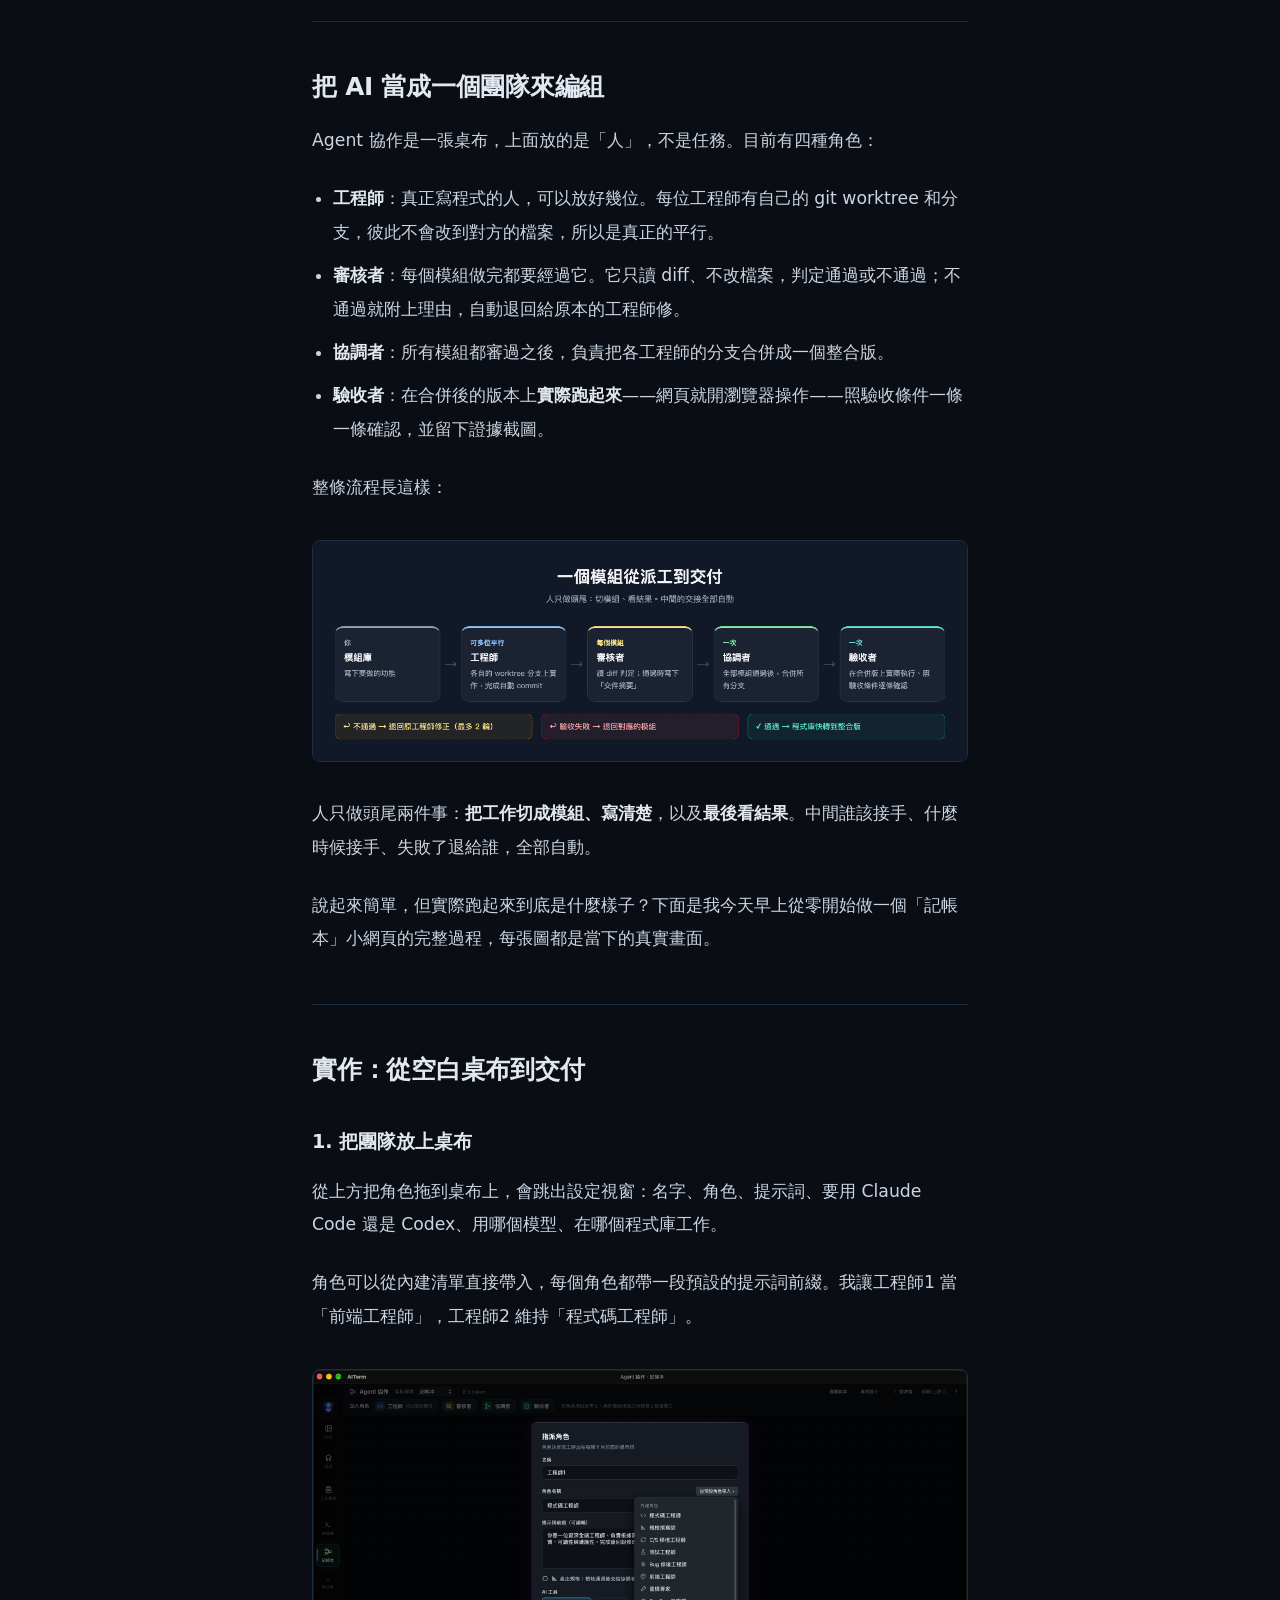
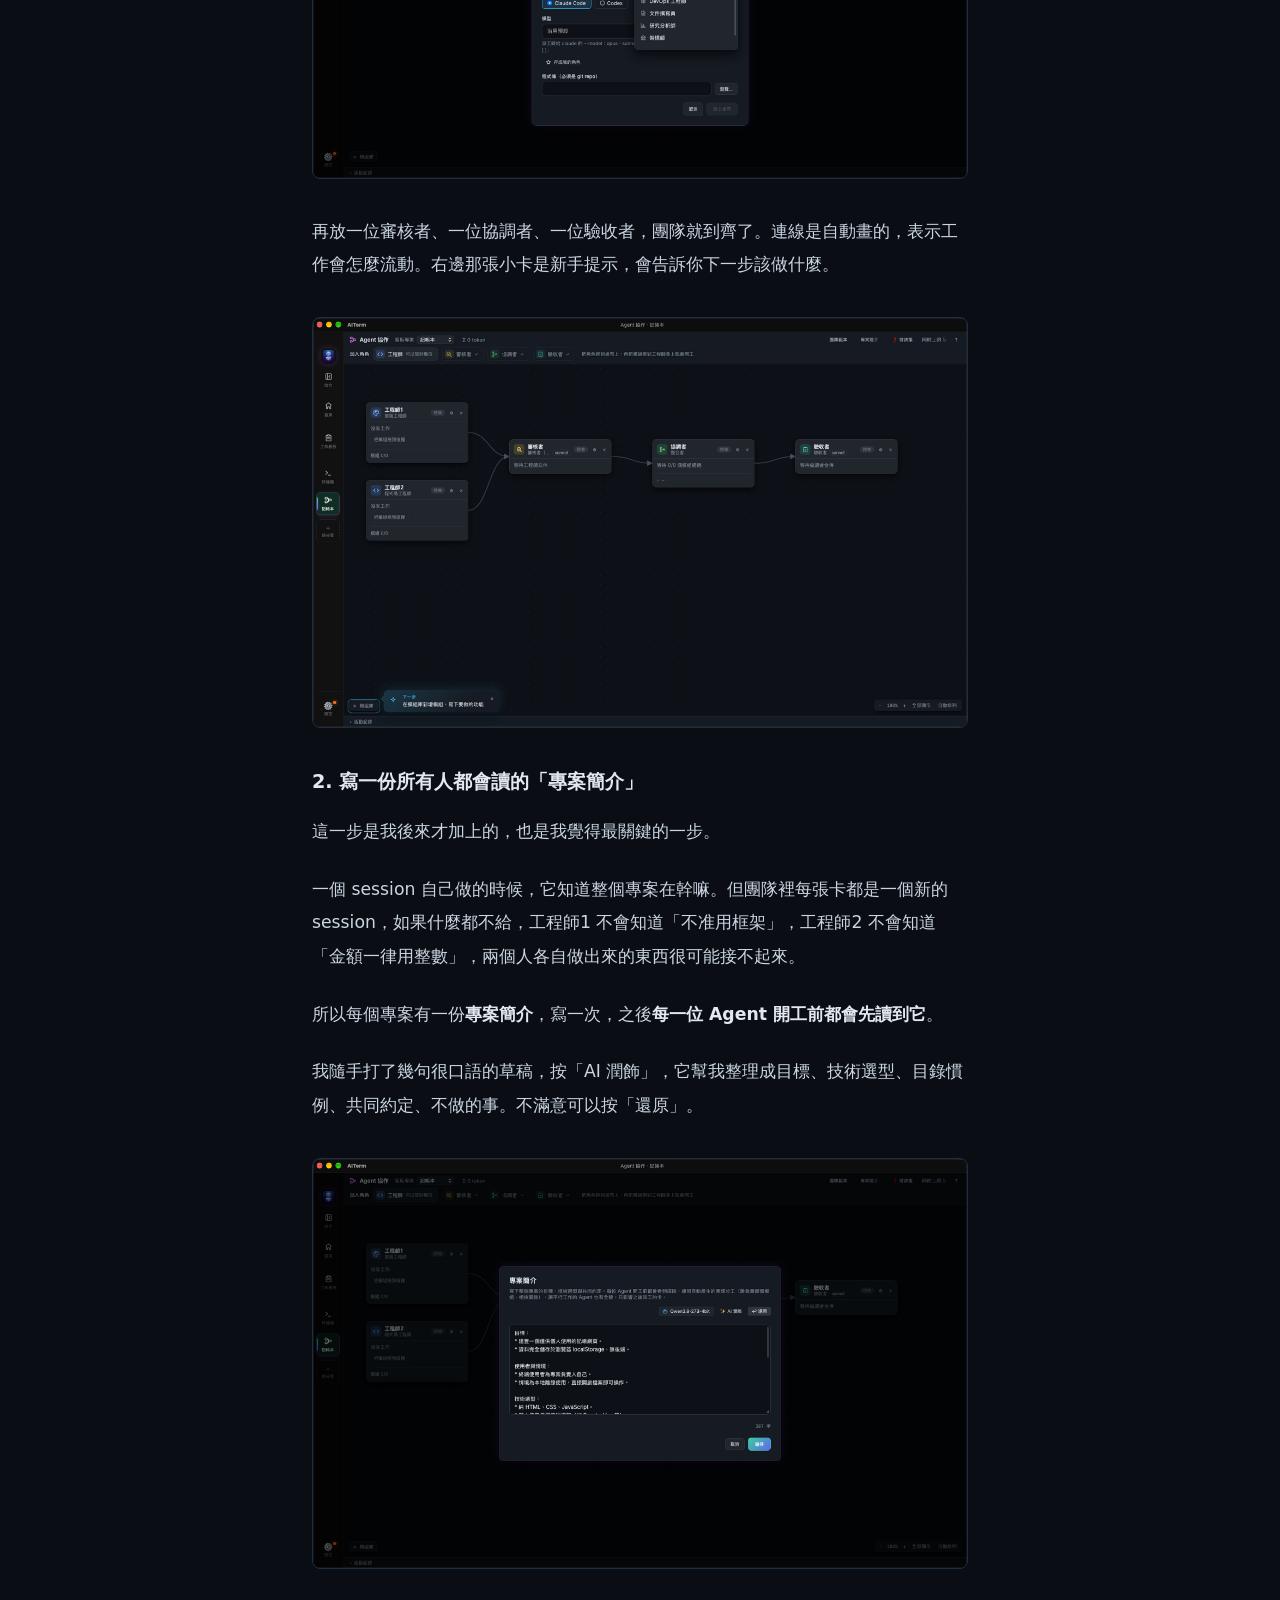
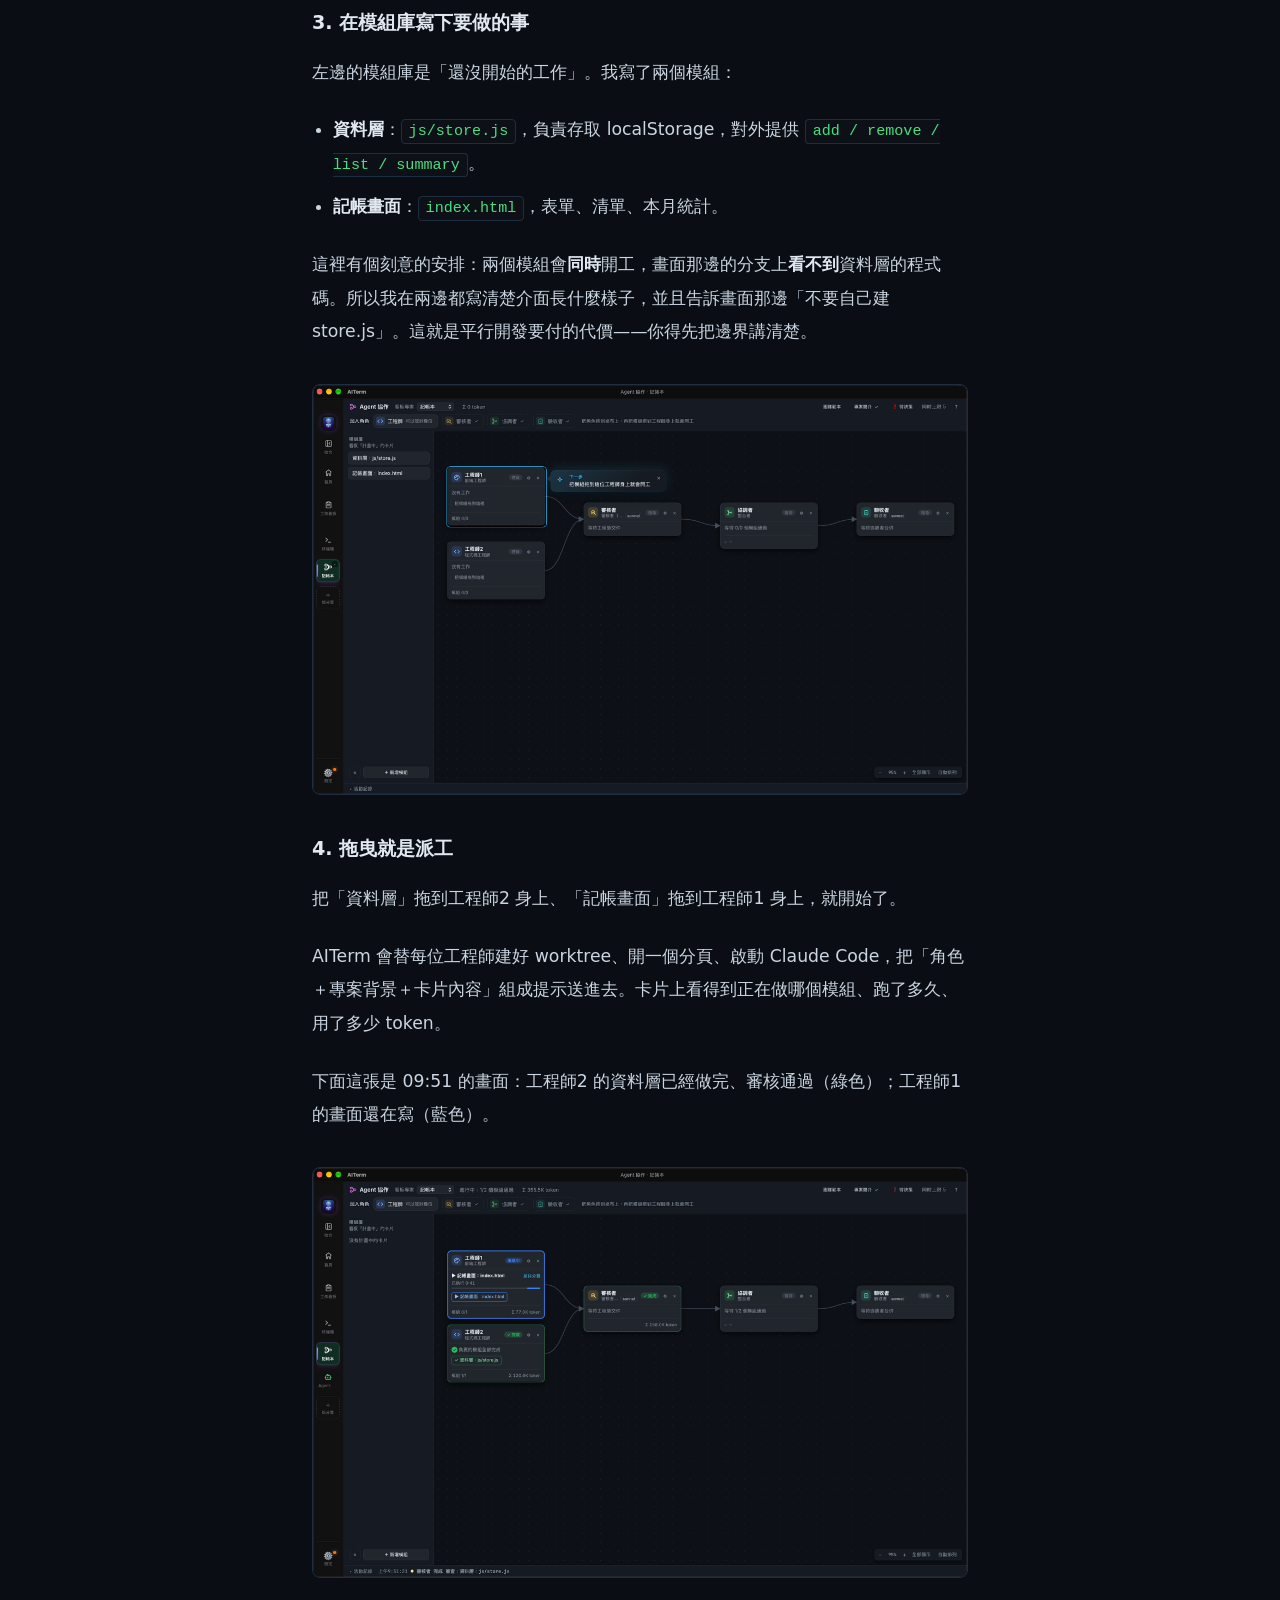
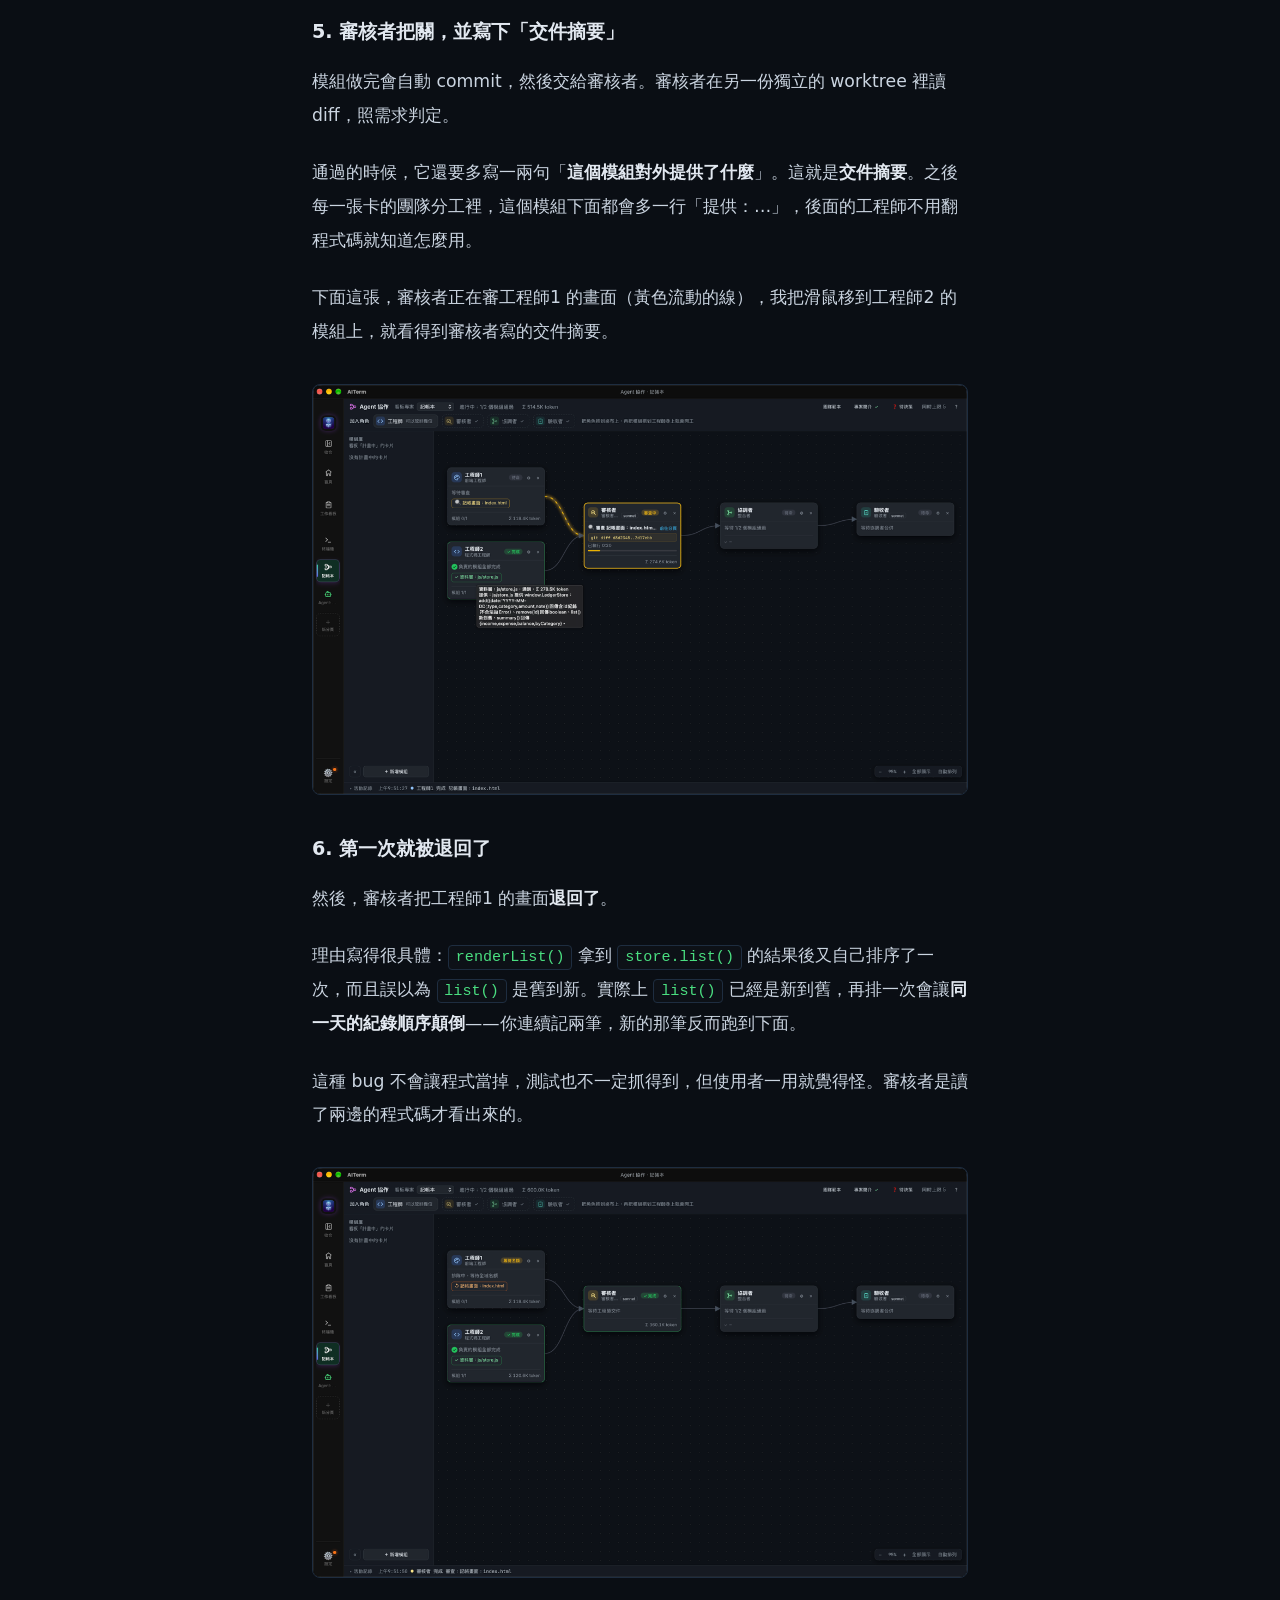
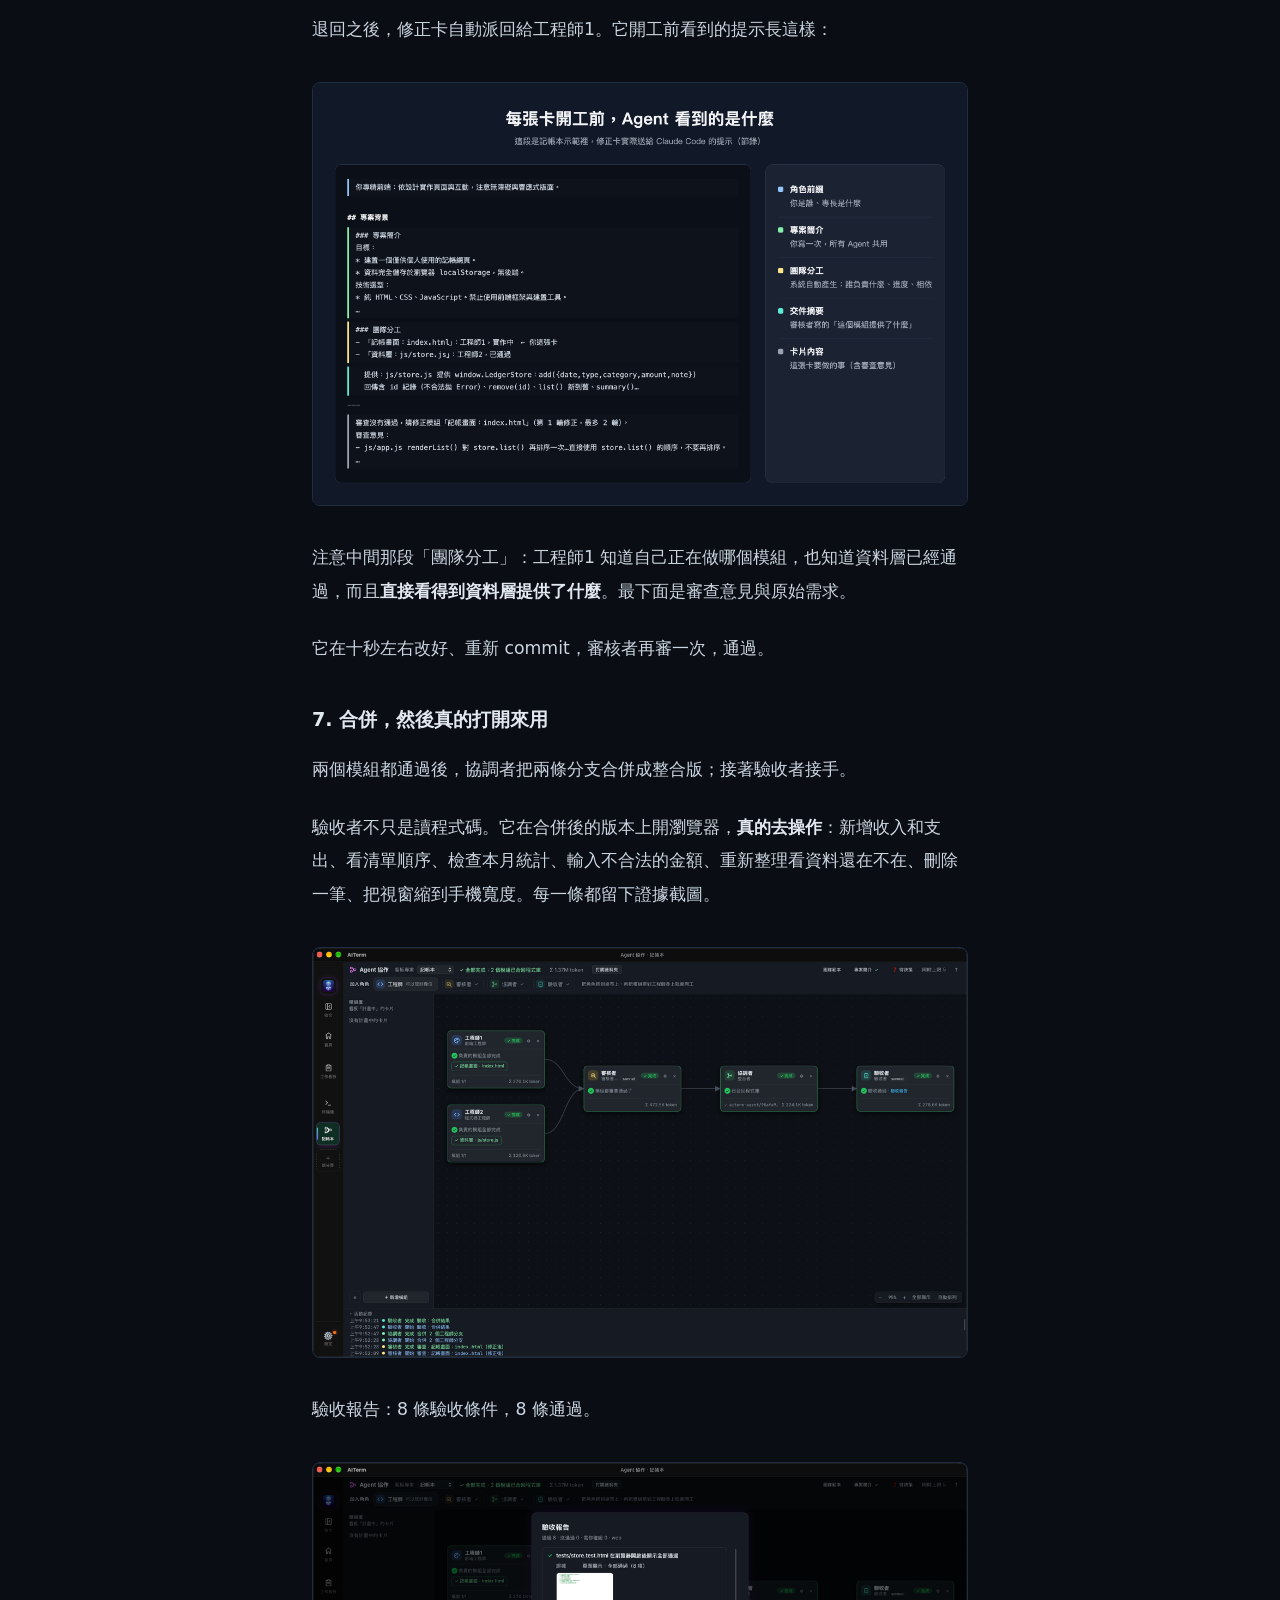
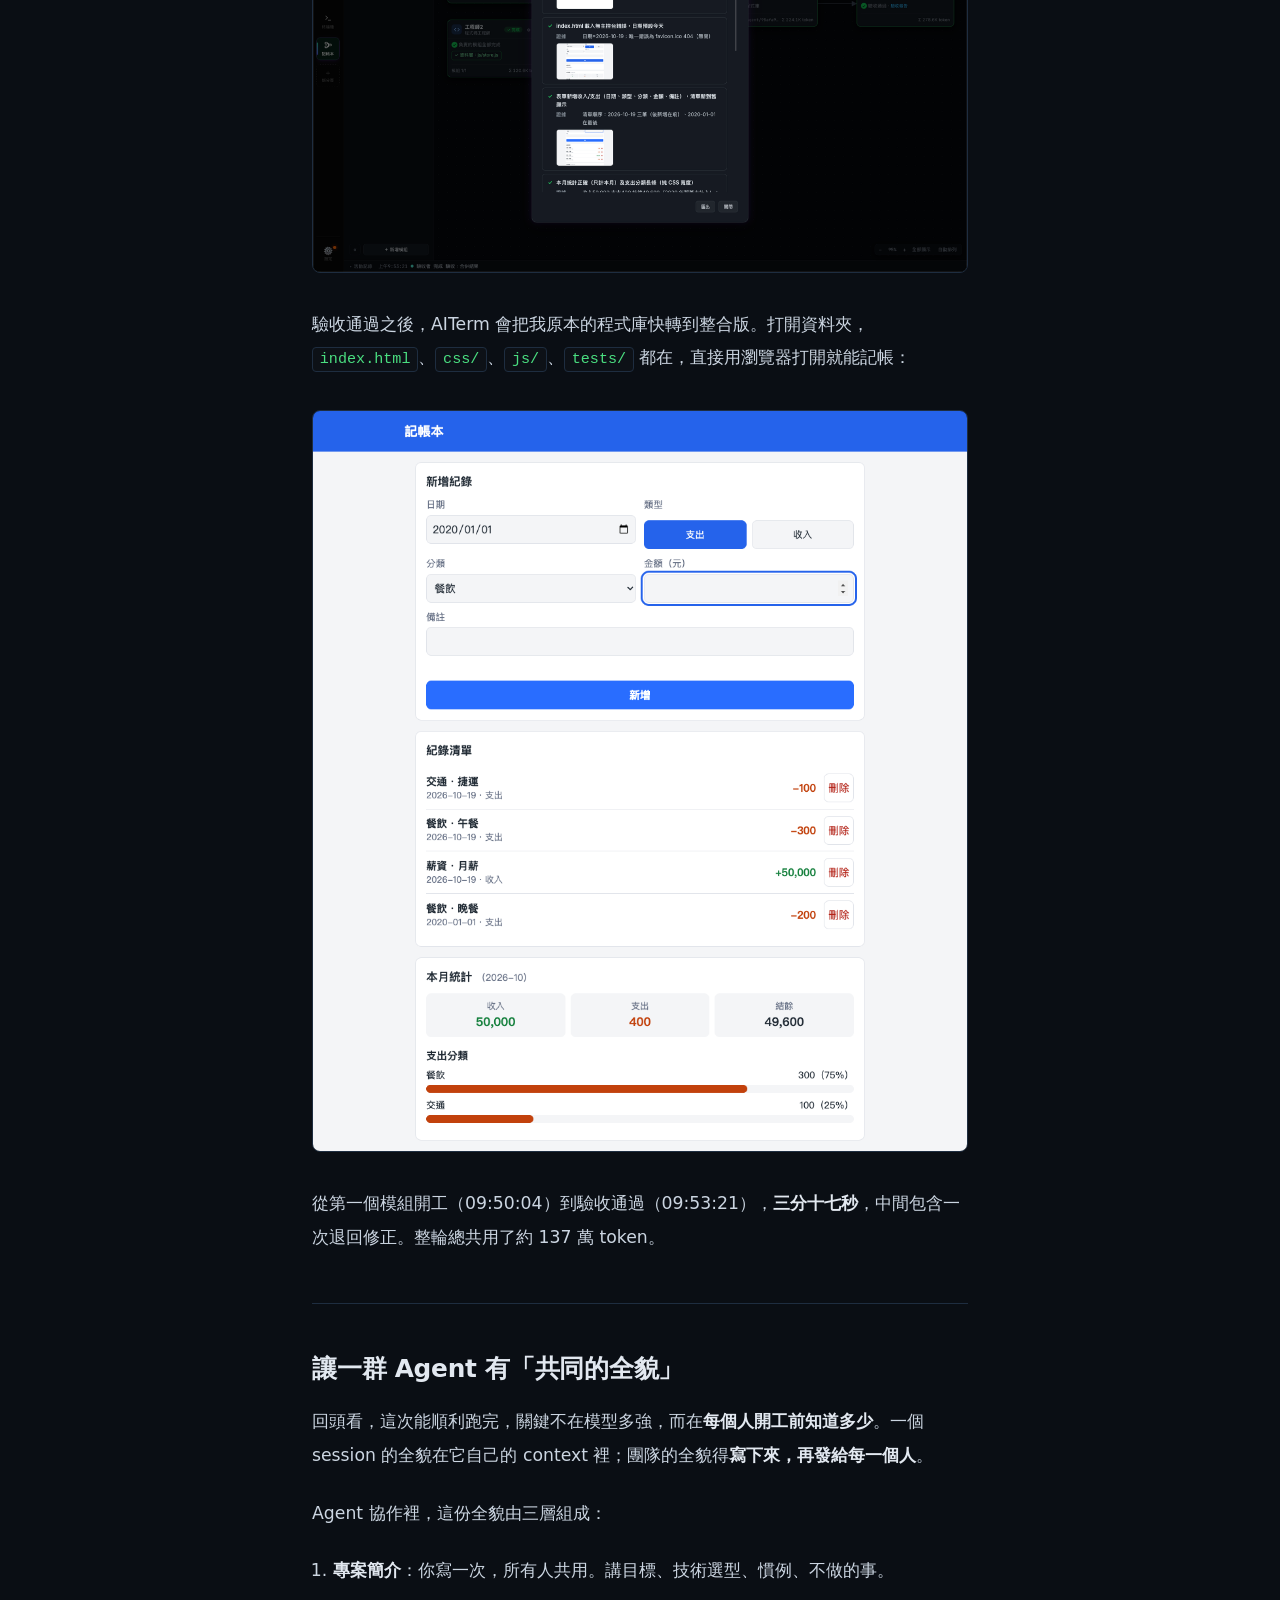
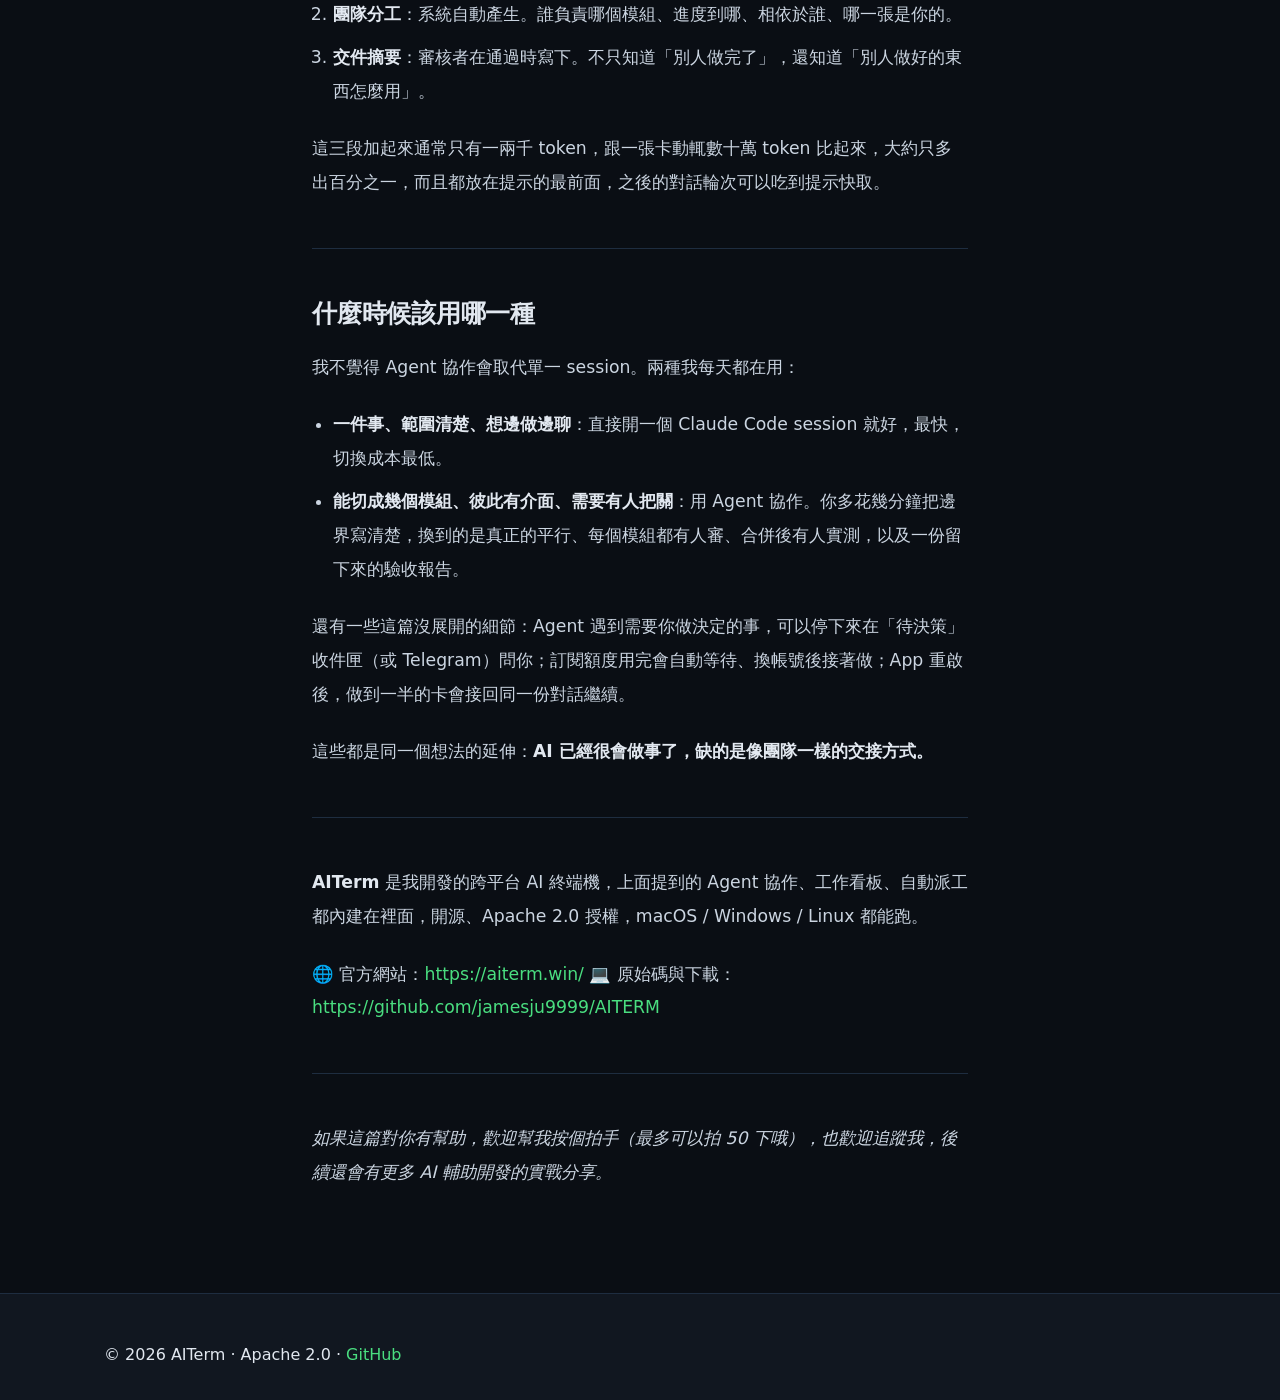
<file: blog/agent-collaboration.html>
<!DOCTYPE html>
<html lang="zh-Hant">
<head>
  <meta charset="UTF-8" />
  <meta name="viewport" content="width=device-width, initial-scale=1.0" />
  <title>AI 工程師也需要一個團隊 — AITerm</title>
  <meta name="description" content="一個 Claude Code session 很強，但它是一個人在做事。這篇記錄我怎麼讓好幾個 AI 工程師分工、互相審查、合併、驗收，以及一次從派工到交付只花三分多鐘的實際過程。" />
  <link rel="canonical" href="https://aiterm.win/blog/agent-collaboration.html" />
  <meta property="og:type" content="article" />
  <meta property="og:title" content="AI 工程師也需要一個團隊 — AITerm" />
  <meta property="og:description" content="一個 Claude Code session 很強，但它是一個人在做事。這篇記錄我怎麼讓好幾個 AI 工程師分工、互相審查、合併、驗收，以及一次從派工到交付只花三分多鐘的實際過程。" />
  <meta property="og:url" content="https://aiterm.win/blog/agent-collaboration.html" />
  <meta property="og:image" content="https://aiterm.win/blog/images/agent-collaboration/00-cover.png" />
  <meta name="twitter:card" content="summary_large_image" />
  <meta name="twitter:image" content="https://aiterm.win/blog/images/agent-collaboration/00-cover.png" />
  <link rel="icon" href="../icon.png" />
  <link rel="stylesheet" href="../style.css" />
  <link rel="stylesheet" href="blog.css" />
</head>
<body>
  <nav class="nav">
    <div class="nav-inner">
      <a href="../index.html" class="nav-logo"><span class="logo-bracket">[</span>AI<span class="logo-term">Term</span><span class="logo-bracket">]</span></a>
      <ul class="nav-links">
        <li><a href="index.html">文章</a></li>
        <li><a href="../index.html#taskboard">工作看板</a></li><li><a href="../index.html#features">功能</a></li><li><a href="../index.html#install">安裝</a></li>
        <li><a href="en.html">EN</a></li>
        <li><a href="https://github.com/jamesju9999/AITERM" target="_blank" rel="noopener" class="nav-github">GitHub</a></li>
      </ul>
    </div>
  </nav>
  <article class="post">
    <div class="post-inner">
      <a class="post-back" href="index.html">← 回到文章列表</a>
      <h1 class="post-title">AI 工程師也需要一個團隊</h1>
      <div class="post-meta">2026-10-19</div>
      <p class="post-sub">一個 Claude Code session 很強，但它是一個人在做事。這篇記錄我怎麼讓好幾個 AI 工程師分工、互相審查、合併、驗收，以及一次從派工到交付只花三分多鐘的實際過程。</p>
      <div class="post-body">
<figure><img src="images/agent-collaboration/00-cover.png" alt="AI 工程師也需要一個團隊" loading="lazy"></figure>
<p>用 Claude Code 久了，我發現自己最常做的事不是寫需求，而是<strong>當人肉調度員</strong>。</p>
<p>叫它寫 A，寫完我看一下、說「可以」；再叫它寫 B，B 要用到 A，我得提醒它 A 長什麼樣子；寫完 B，我再開一個新對話請它幫忙 review；review 有意見，我把意見貼回去改；最後自己合併、自己打開瀏覽器點一點，確認真的能用。</p>
<p>每一步 AI 都做得很好。但<strong>交接</strong>全部卡在我身上。</p>
<p>Claude Code 其實有 subagent，可以把一部分工作派出去。這很好用，但本質上還是「一個主控 session 帶著幾個臨時助手」：全貌在主控 session 的腦袋裡，大家擠在同一個 context 裡，在同一份程式碼上依序進行。任務一大，context 就滿；想同時做兩件事，就會互相踩到。</p>
<p>所以我在自己開發的終端機 AITerm 裡做了一個不一樣的東西：<strong>Agent 協作</strong>。</p>
<figure><img src="images/agent-collaboration/01-compare.png" alt="一個 session 帶 subagent，還是一整個團隊？" loading="lazy"></figure>
<hr>
<h2>把 AI 當成一個團隊來編組</h2>
<p>Agent 協作是一張桌布，上面放的是「人」，不是任務。目前有四種角色：</p>
<ul>
<li><strong>工程師</strong>：真正寫程式的人，可以放好幾位。每位工程師有自己的 git worktree 和分支，彼此不會改到對方的檔案，所以是真正的平行。</li>
<li><strong>審核者</strong>：每個模組做完都要經過它。它只讀 diff、不改檔案，判定通過或不通過；不通過就附上理由，自動退回給原本的工程師修。</li>
<li><strong>協調者</strong>：所有模組都審過之後，負責把各工程師的分支合併成一個整合版。</li>
<li><strong>驗收者</strong>：在合併後的版本上<strong>實際跑起來</strong>——網頁就開瀏覽器操作——照驗收條件一條一條確認，並留下證據截圖。</li>
</ul>
<p>整條流程長這樣：</p>
<figure><img src="images/agent-collaboration/02-flow.png" alt="一個模組從派工到交付" loading="lazy"></figure>
<p>人只做頭尾兩件事：<strong>把工作切成模組、寫清楚</strong>，以及<strong>最後看結果</strong>。中間誰該接手、什麼時候接手、失敗了退給誰，全部自動。</p>
<p>說起來簡單，但實際跑起來到底是什麼樣子？下面是我今天早上從零開始做一個「記帳本」小網頁的完整過程，每張圖都是當下的真實畫面。</p>
<hr>
<h2>實作：從空白桌布到交付</h2>
<h3>1. 把團隊放上桌布</h3>
<p>從上方把角色拖到桌布上，會跳出設定視窗：名字、角色、提示詞、要用 Claude Code 還是 Codex、用哪個模型、在哪個程式庫工作。</p>
<p>角色可以從內建清單直接帶入，每個角色都帶一段預設的提示詞前綴。我讓工程師1 當「前端工程師」，工程師2 維持「程式碼工程師」。</p>
<figure><img src="images/agent-collaboration/s02-role-menu.png" alt="從預設角色帶入" loading="lazy"></figure>
<p>再放一位審核者、一位協調者、一位驗收者，團隊就到齊了。連線是自動畫的，表示工作會怎麼流動。右邊那張小卡是新手提示，會告訴你下一步該做什麼。</p>
<figure><img src="images/agent-collaboration/s01-team.png" alt="團隊就位" loading="lazy"></figure>
<h3>2. 寫一份所有人都會讀的「專案簡介」</h3>
<p>這一步是我後來才加上的，也是我覺得最關鍵的一步。</p>
<p>一個 session 自己做的時候，它知道整個專案在幹嘛。但團隊裡每張卡都是一個新的 session，如果什麼都不給，工程師1 不會知道「不准用框架」，工程師2 不會知道「金額一律用整數」，兩個人各自做出來的東西很可能接不起來。</p>
<p>所以每個專案有一份<strong>專案簡介</strong>，寫一次，之後<strong>每一位 Agent 開工前都會先讀到它</strong>。</p>
<p>我隨手打了幾句很口語的草稿，按「AI 潤飾」，它幫我整理成目標、技術選型、目錄慣例、共同約定、不做的事。不滿意可以按「還原」。</p>
<figure><img src="images/agent-collaboration/s03-brief.png" alt="專案簡介與 AI 潤飾" loading="lazy"></figure>
<h3>3. 在模組庫寫下要做的事</h3>
<p>左邊的模組庫是「還沒開始的工作」。我寫了兩個模組：</p>
<ul>
<li><strong>資料層</strong>：<code>js/store.js</code>，負責存取 localStorage，對外提供 <code>add / remove / list / summary</code>。</li>
<li><strong>記帳畫面</strong>：<code>index.html</code>，表單、清單、本月統計。</li>
</ul>
<p>這裡有個刻意的安排：兩個模組會<strong>同時</strong>開工，畫面那邊的分支上<strong>看不到</strong>資料層的程式碼。所以我在兩邊都寫清楚介面長什麼樣子，並且告訴畫面那邊「不要自己建 store.js」。這就是平行開發要付的代價——你得先把邊界講清楚。</p>
<figure><img src="images/agent-collaboration/s04-library.png" alt="模組庫" loading="lazy"></figure>
<h3>4. 拖曳就是派工</h3>
<p>把「資料層」拖到工程師2 身上、「記帳畫面」拖到工程師1 身上，就開始了。</p>
<p>AITerm 會替每位工程師建好 worktree、開一個分頁、啟動 Claude Code，把「角色＋專案背景＋卡片內容」組成提示送進去。卡片上看得到正在做哪個模組、跑了多久、用了多少 token。</p>
<p>下面這張是 09:51 的畫面：工程師2 的資料層已經做完、審核通過（綠色）；工程師1 的畫面還在寫（藍色）。</p>
<figure><img src="images/agent-collaboration/s05-running.png" alt="兩位工程師平行開工" loading="lazy"></figure>
<h3>5. 審核者把關，並寫下「交件摘要」</h3>
<p>模組做完會自動 commit，然後交給審核者。審核者在另一份獨立的 worktree 裡讀 diff，照需求判定。</p>
<p>通過的時候，它還要多寫一兩句「<strong>這個模組對外提供了什麼</strong>」。這就是<strong>交件摘要</strong>。之後每一張卡的團隊分工裡，這個模組下面都會多一行「提供：…」，後面的工程師不用翻程式碼就知道怎麼用。</p>
<p>下面這張，審核者正在審工程師1 的畫面（黃色流動的線），我把滑鼠移到工程師2 的模組上，就看得到審核者寫的交件摘要。</p>
<figure><img src="images/agent-collaboration/s06-reviewing.png" alt="審核中，以及資料層的交件摘要" loading="lazy"></figure>
<h3>6. 第一次就被退回了</h3>
<p>然後，審核者把工程師1 的畫面<strong>退回了</strong>。</p>
<p>理由寫得很具體：<code>renderList()</code> 拿到 <code>store.list()</code> 的結果後又自己排序了一次，而且誤以為 <code>list()</code> 是舊到新。實際上 <code>list()</code> 已經是新到舊，再排一次會讓<strong>同一天的紀錄順序顛倒</strong>——你連續記兩筆，新的那筆反而跑到下面。</p>
<p>這種 bug 不會讓程式當掉，測試也不一定抓得到，但使用者一用就覺得怪。審核者是讀了兩邊的程式碼才看出來的。</p>
<figure><img src="images/agent-collaboration/s07-sent-back.png" alt="被退回的模組（橘色 ↻）" loading="lazy"></figure>
<p>退回之後，修正卡自動派回給工程師1。它開工前看到的提示長這樣：</p>
<figure><img src="images/agent-collaboration/03-prompt.png" alt="每張卡開工前，Agent 看到的是什麼" loading="lazy"></figure>
<p>注意中間那段「團隊分工」：工程師1 知道自己正在做哪個模組，也知道資料層已經通過，而且<strong>直接看得到資料層提供了什麼</strong>。最下面是審查意見與原始需求。</p>
<p>它在十秒左右改好、重新 commit，審核者再審一次，通過。</p>
<h3>7. 合併，然後真的打開來用</h3>
<p>兩個模組都通過後，協調者把兩條分支合併成整合版；接著驗收者接手。</p>
<p>驗收者不只是讀程式碼。它在合併後的版本上開瀏覽器，<strong>真的去操作</strong>：新增收入和支出、看清單順序、檢查本月統計、輸入不合法的金額、重新整理看資料還在不在、刪除一筆、把視窗縮到手機寬度。每一條都留下證據截圖。</p>
<figure><img src="images/agent-collaboration/s08-done.png" alt="全部完成與活動記錄" loading="lazy"></figure>
<p>驗收報告：8 條驗收條件，8 條通過。</p>
<figure><img src="images/agent-collaboration/s09-verify-report.png" alt="驗收報告" loading="lazy"></figure>
<p>驗收通過之後，AITerm 會把我原本的程式庫快轉到整合版。打開資料夾，<code>index.html</code>、<code>css/</code>、<code>js/</code>、<code>tests/</code> 都在，直接用瀏覽器打開就能記帳：</p>
<figure><img src="images/agent-collaboration/s10-result.png" alt="最後做出來的記帳本（驗收者的證據截圖）" loading="lazy"></figure>
<p>從第一個模組開工（09:50:04）到驗收通過（09:53:21），<strong>三分十七秒</strong>，中間包含一次退回修正。整輪總共用了約 137 萬 token。</p>
<hr>
<h2>讓一群 Agent 有「共同的全貌」</h2>
<p>回頭看，這次能順利跑完，關鍵不在模型多強，而在<strong>每個人開工前知道多少</strong>。一個 session 的全貌在它自己的 context 裡；團隊的全貌得<strong>寫下來，再發給每一個人</strong>。</p>
<p>Agent 協作裡，這份全貌由三層組成：</p>
<ol>
<li><strong>專案簡介</strong>：你寫一次，所有人共用。講目標、技術選型、慣例、不做的事。</li>
<li><strong>團隊分工</strong>：系統自動產生。誰負責哪個模組、進度到哪、相依於誰、哪一張是你的。</li>
<li><strong>交件摘要</strong>：審核者在通過時寫下。不只知道「別人做完了」，還知道「別人做好的東西怎麼用」。</li>
</ol>
<p>這三段加起來通常只有一兩千 token，跟一張卡動輒數十萬 token 比起來，大約只多出百分之一，而且都放在提示的最前面，之後的對話輪次可以吃到提示快取。</p>
<hr>
<h2>什麼時候該用哪一種</h2>
<p>我不覺得 Agent 協作會取代單一 session。兩種我每天都在用：</p>
<ul>
<li><strong>一件事、範圍清楚、想邊做邊聊</strong>：直接開一個 Claude Code session 就好，最快，切換成本最低。</li>
<li><strong>能切成幾個模組、彼此有介面、需要有人把關</strong>：用 Agent 協作。你多花幾分鐘把邊界寫清楚，換到的是真正的平行、每個模組都有人審、合併後有人實測，以及一份留下來的驗收報告。</li>
</ul>
<p>還有一些這篇沒展開的細節：Agent 遇到需要你做決定的事，可以停下來在「待決策」收件匣（或 Telegram）問你；訂閱額度用完會自動等待、換帳號後接著做；App 重啟後，做到一半的卡會接回同一份對話繼續。</p>
<p>這些都是同一個想法的延伸：<strong>AI 已經很會做事了，缺的是像團隊一樣的交接方式。</strong></p>
<hr>
<p><strong>AITerm</strong> 是我開發的跨平台 AI 終端機，上面提到的 Agent 協作、工作看板、自動派工都內建在裡面，開源、Apache 2.0 授權，macOS / Windows / Linux 都能跑。</p>
<p>🌐 官方網站：<a href="https://aiterm.win/" target="_blank" rel="noopener">https://aiterm.win/</a> 💻 原始碼與下載：<a href="https://github.com/jamesju9999/AITERM" target="_blank" rel="noopener">https://github.com/jamesju9999/AITERM</a></p>
<hr>
<p><em>如果這篇對你有幫助，歡迎幫我按個拍手（最多可以拍 50 下哦），也歡迎追蹤我，後續還會有更多 AI 輔助開發的實戰分享。</em></p>
      </div>

    </div>
  </article>

  <footer class="footer">
    <div class="container">
      <p>© 2026 AITerm · Apache 2.0 · <a href="https://github.com/jamesju9999/AITERM" target="_blank" rel="noopener">GitHub</a></p>
    </div>
  </footer>
</body>
</html>
</file>
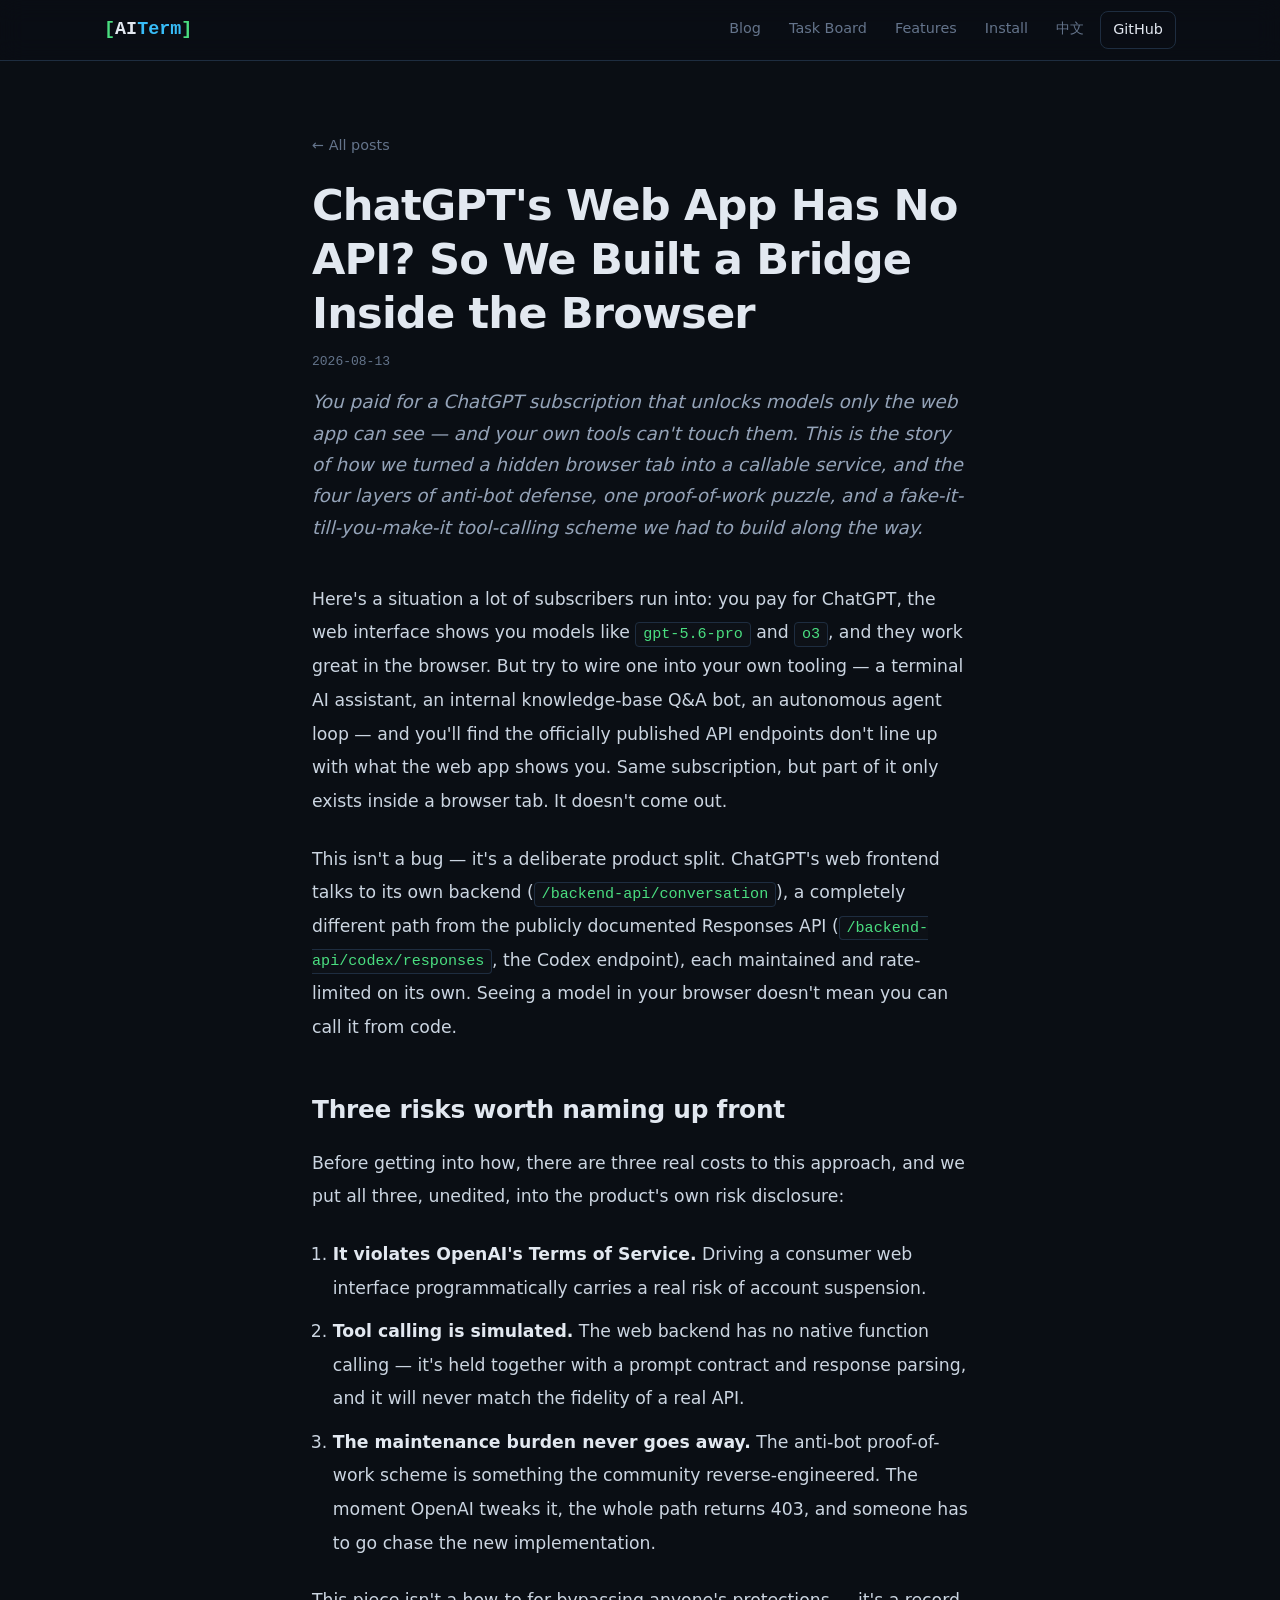
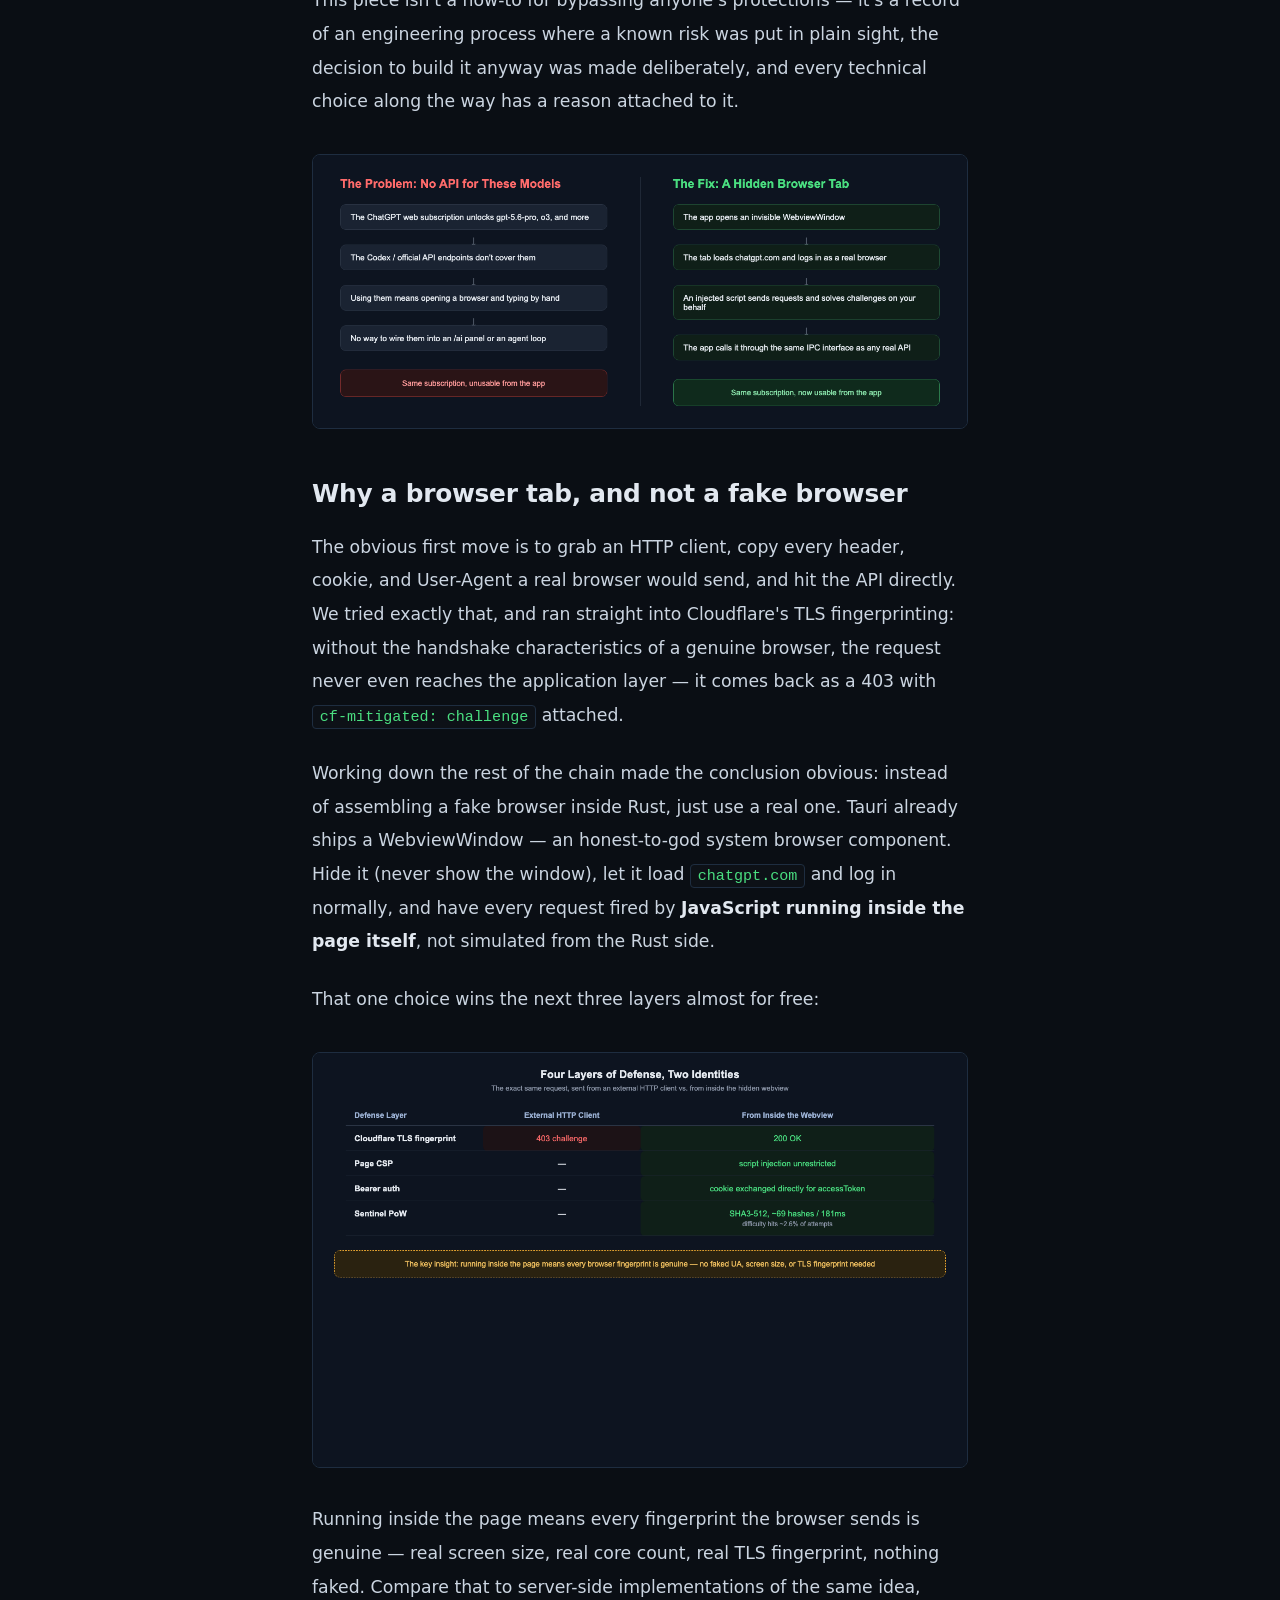
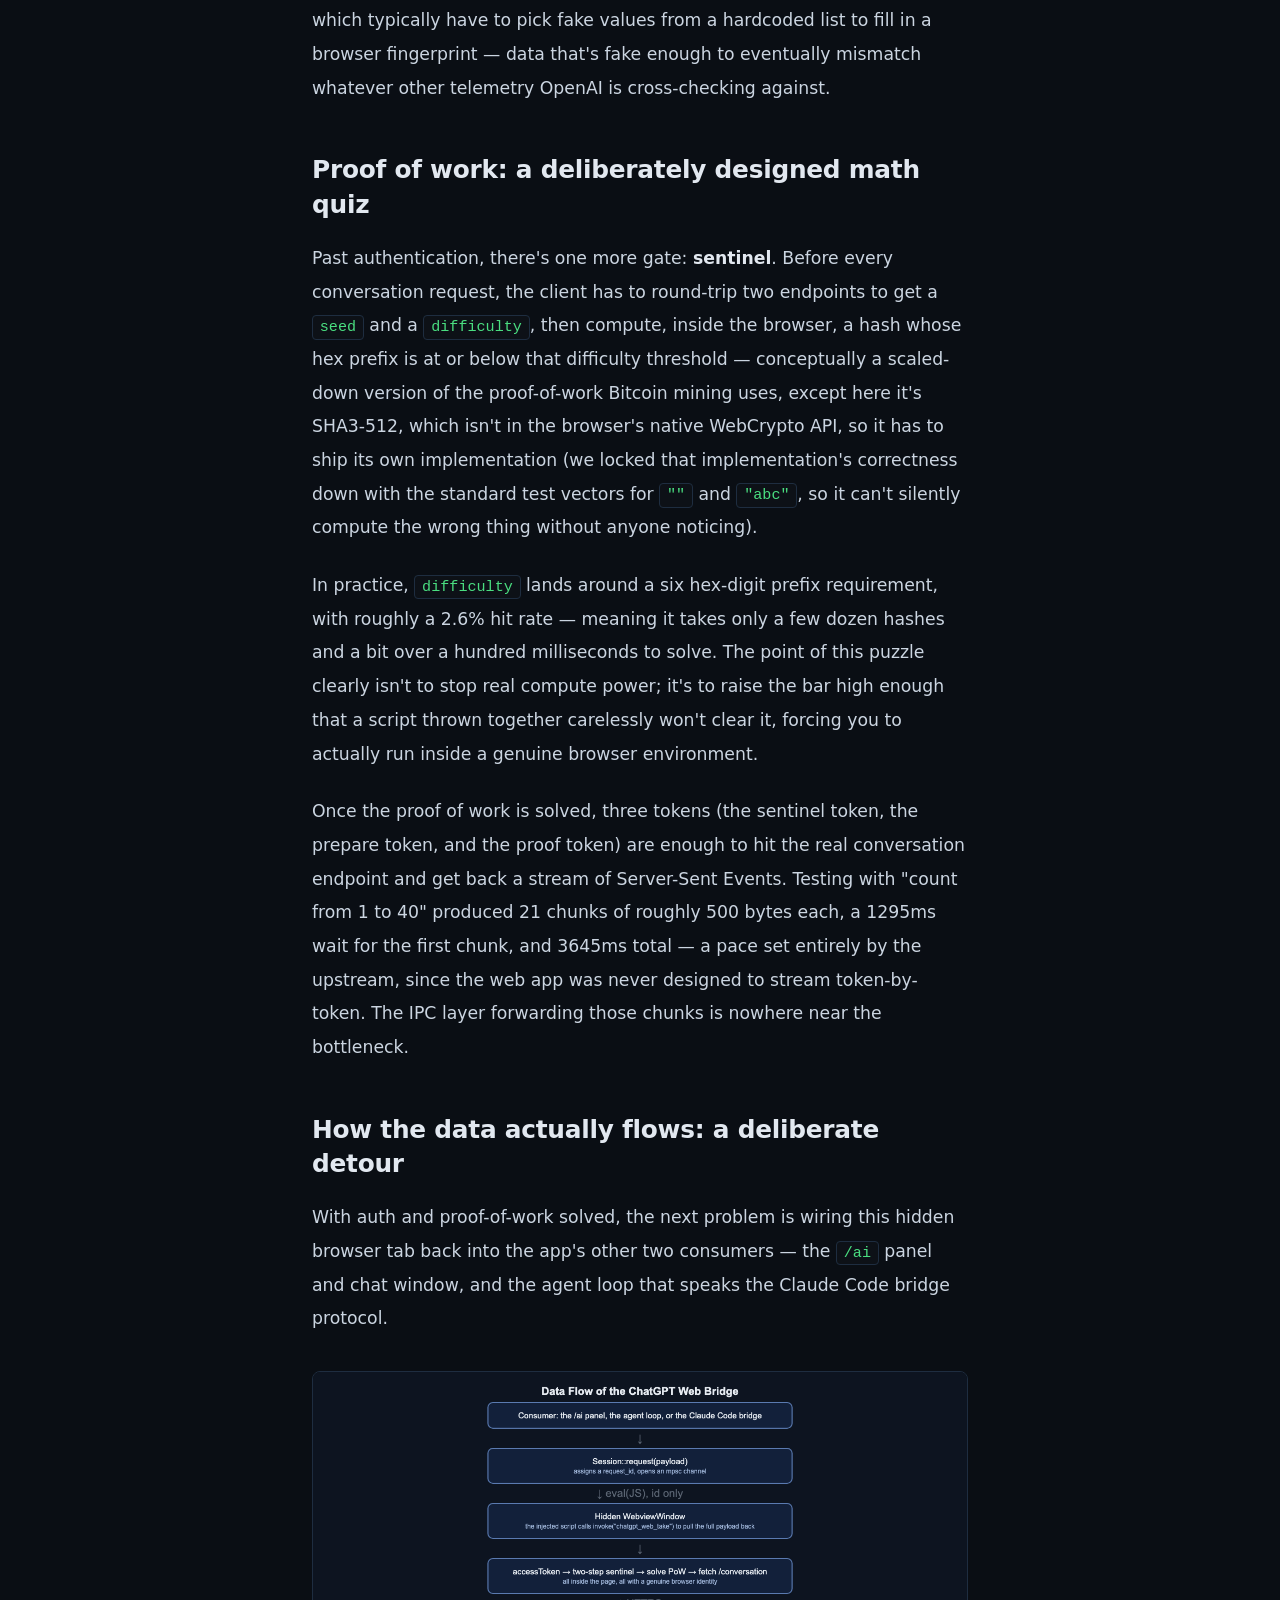
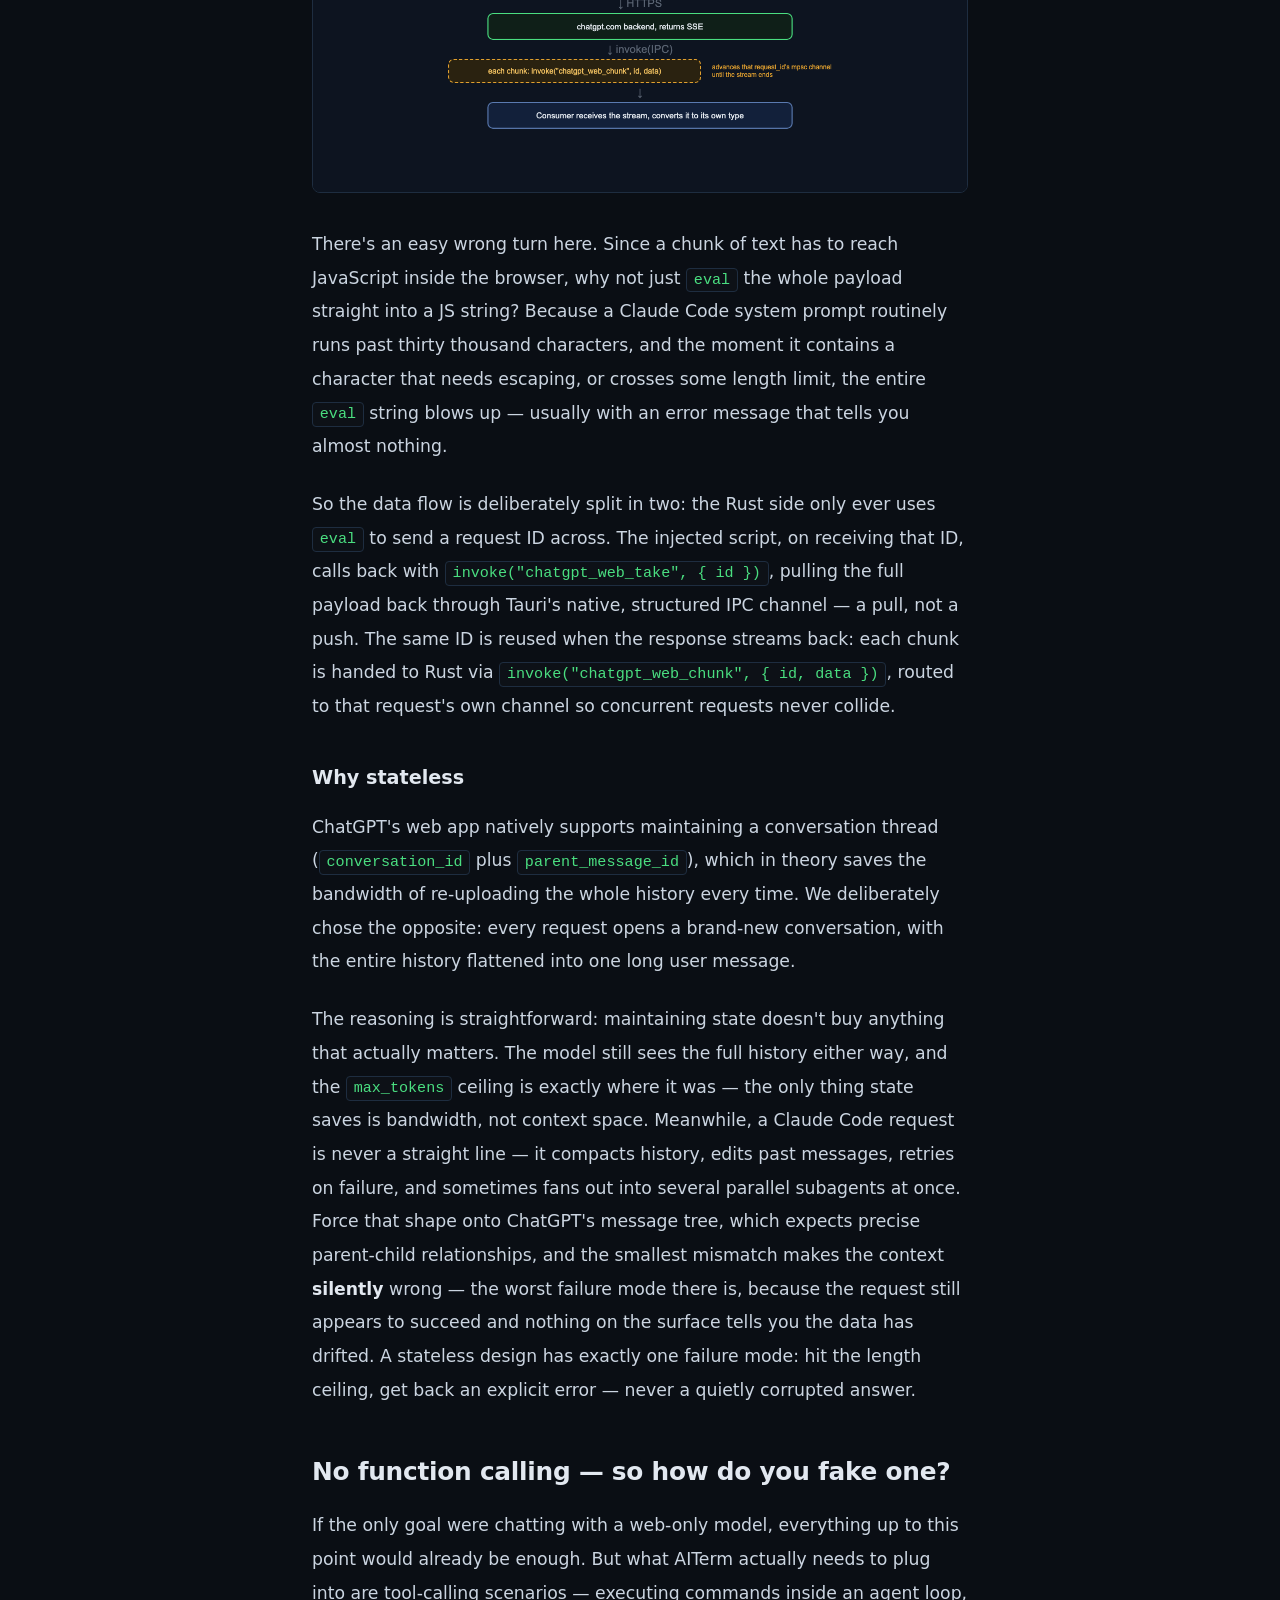
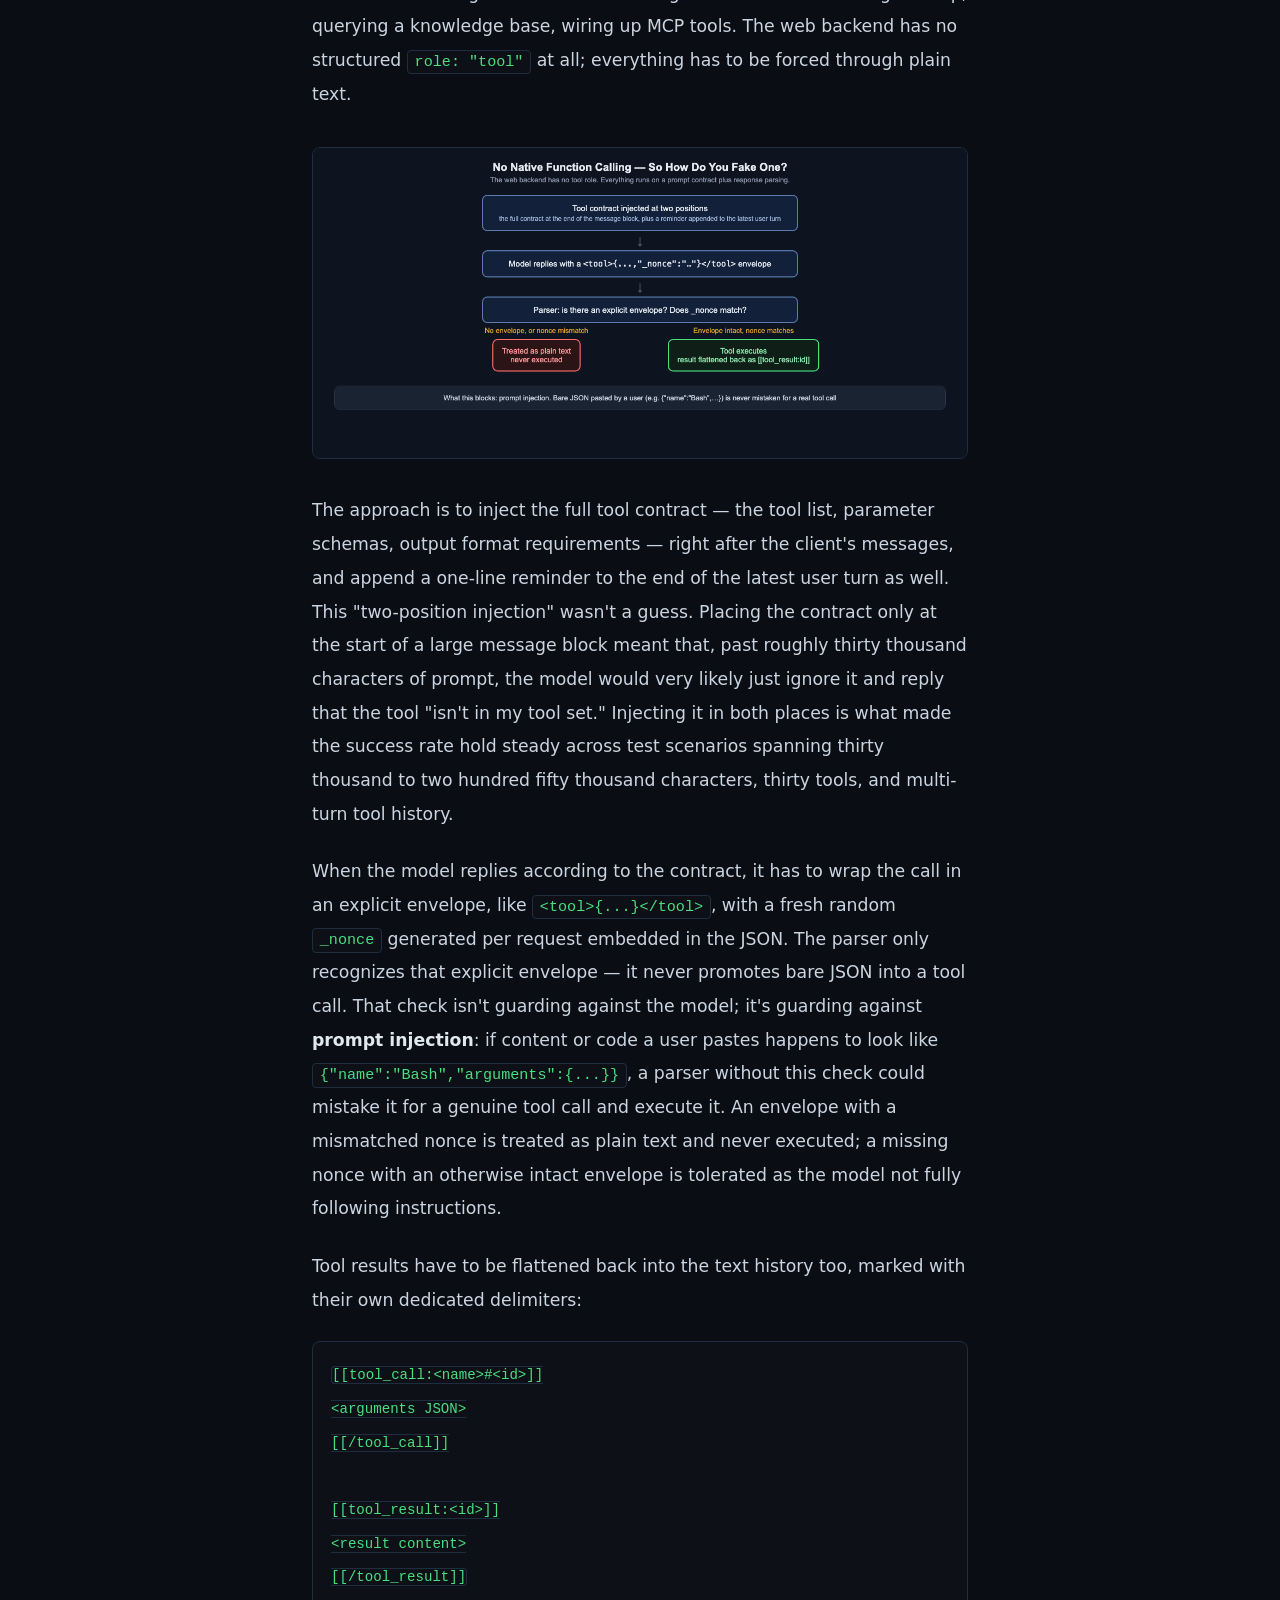
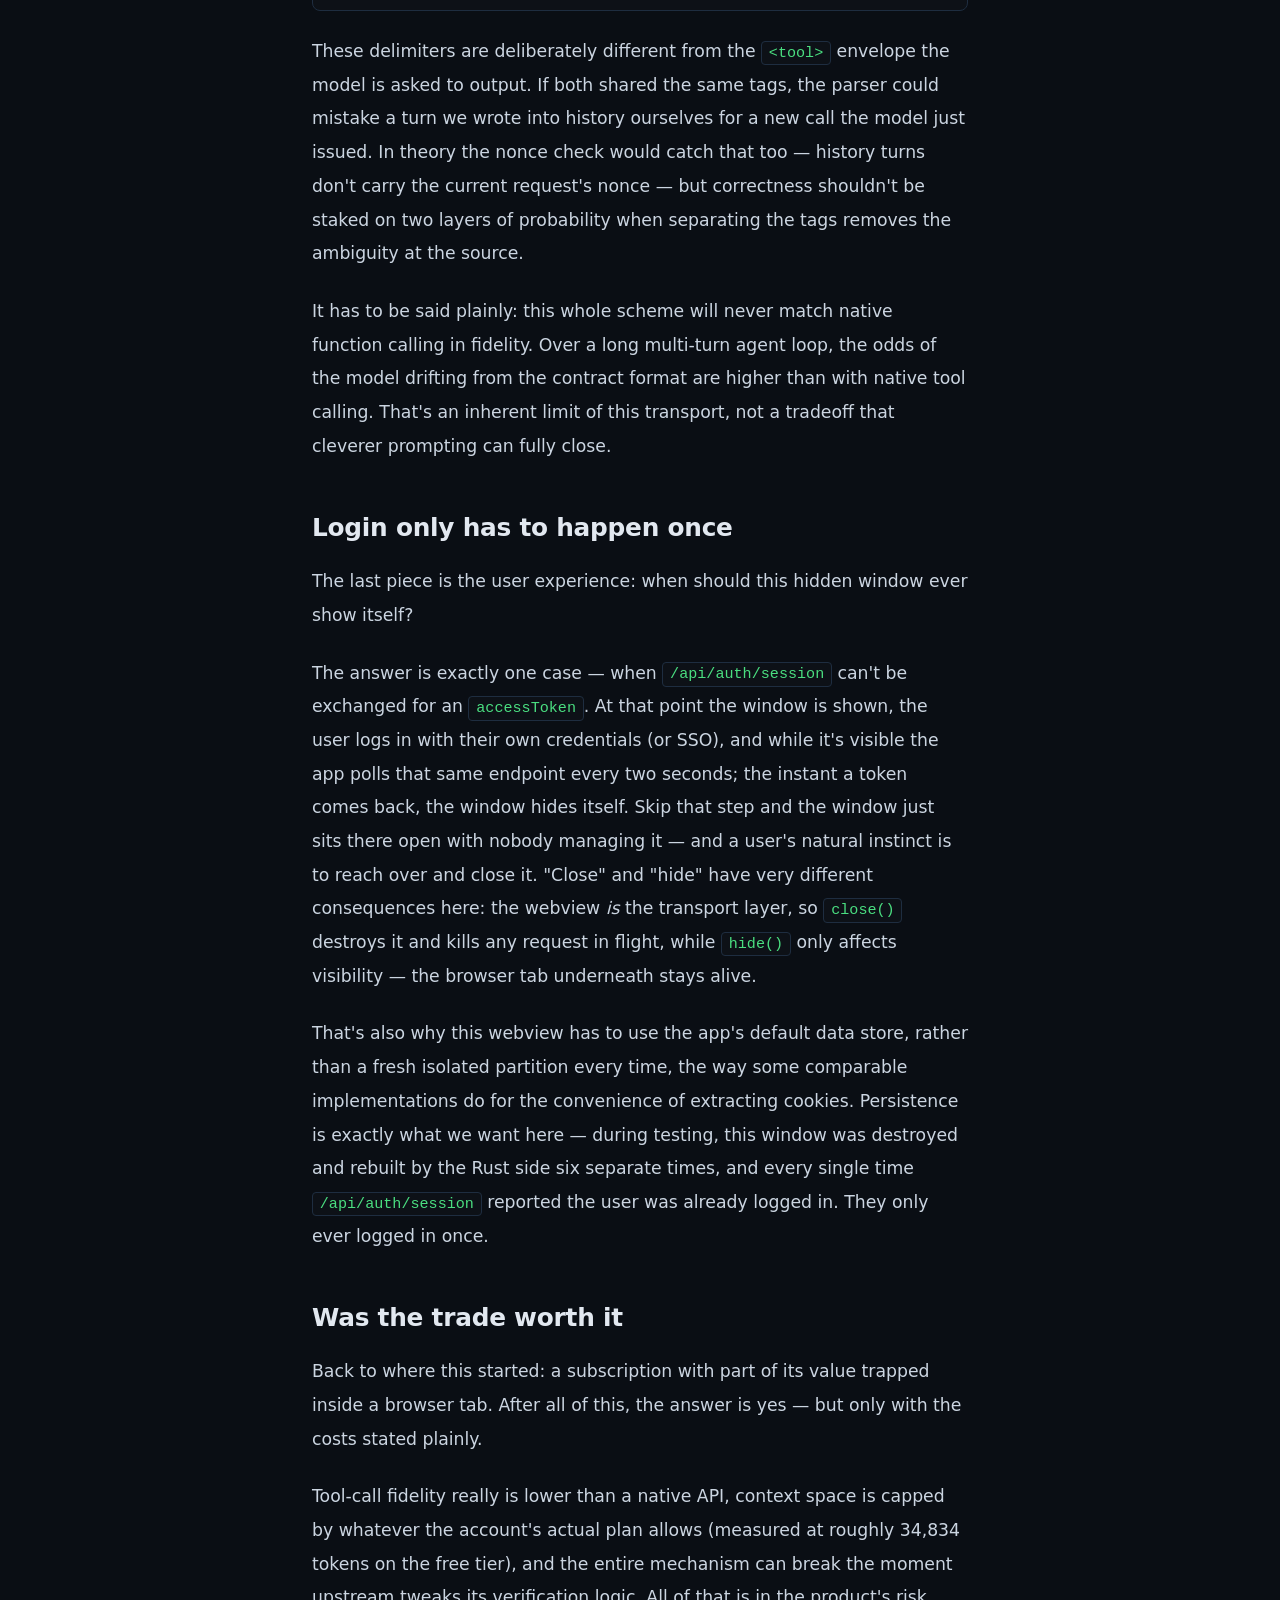
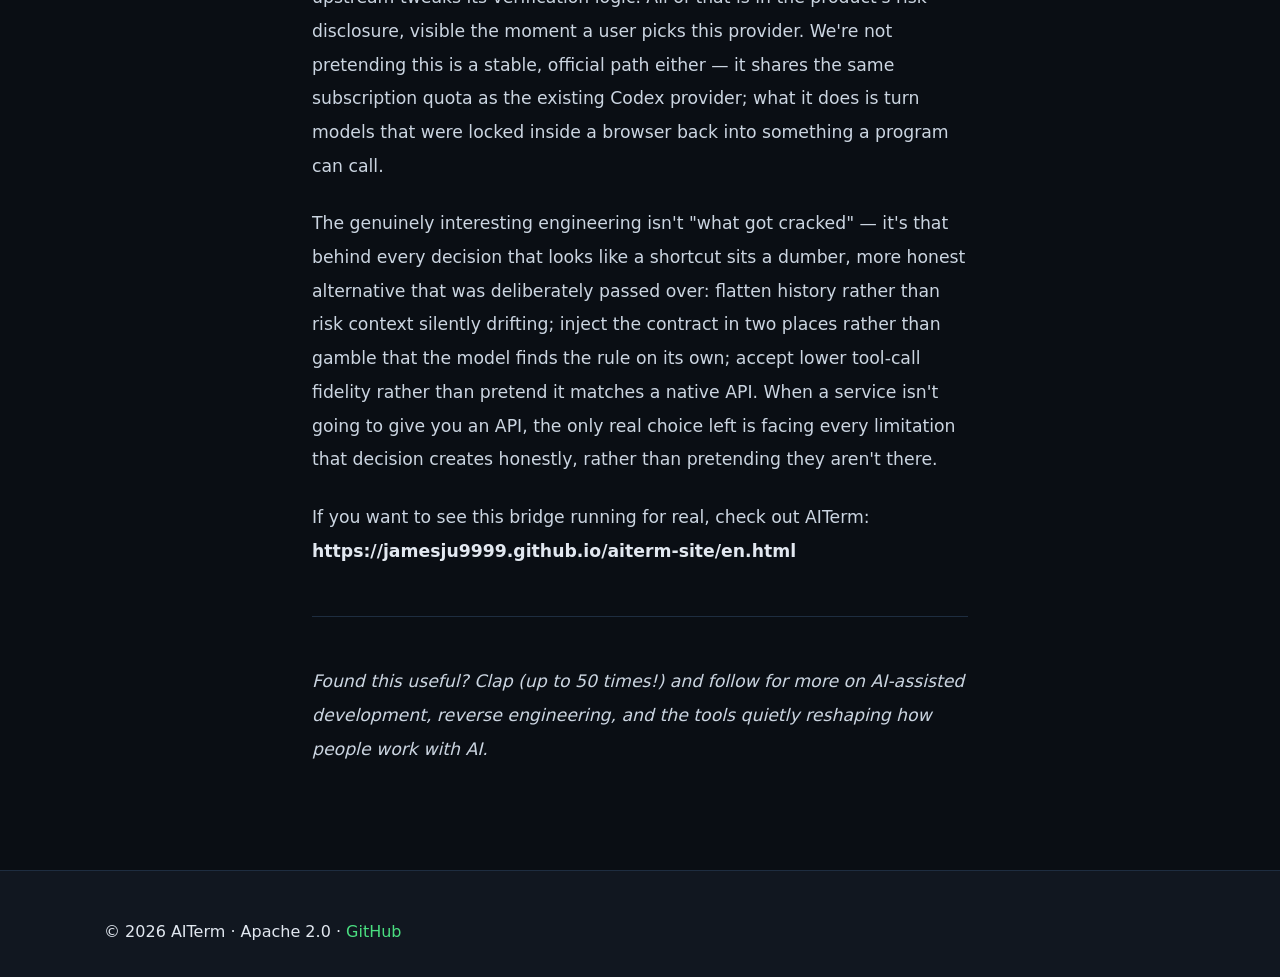
<file: blog/chatgpt-web-bridge-en.html>
<!DOCTYPE html>
<html lang="en">
<head>
  <meta charset="UTF-8" />
  <meta name="viewport" content="width=device-width, initial-scale=1.0" />
  <title>ChatGPT&#x27;s Web App Has No API? So We Built a Bridge Inside the Browser — AITerm</title>
  <meta name="description" content="You paid for a ChatGPT subscription that unlocks models only the web app can see — and your own tools can&#x27;t touch them. This is the story of how we turned a hidden browser tab into a callable service, and the four layers of anti-bot defense, one proof-of-work puzzle, and a fake-it-till-you-make-it tool-calling scheme we had to build along the way." />
  <link rel="canonical" href="https://aiterm.win/blog/chatgpt-web-bridge-en.html" />
  <meta property="og:type" content="article" />
  <meta property="og:title" content="ChatGPT&#x27;s Web App Has No API? So We Built a Bridge Inside the Browser — AITerm" />
  <meta property="og:description" content="You paid for a ChatGPT subscription that unlocks models only the web app can see — and your own tools can&#x27;t touch them. This is the story of how we turned a hidden browser tab into a callable service, and the four layers of anti-bot defense, one proof-of-work puzzle, and a fake-it-till-you-make-it tool-calling scheme we had to build along the way." />
  <meta property="og:url" content="https://aiterm.win/blog/chatgpt-web-bridge-en.html" />
  <meta property="og:image" content="https://aiterm.win/og-image.png" />
  <meta name="twitter:card" content="summary_large_image" />
  <meta name="twitter:image" content="https://aiterm.win/og-image.png" />
  <link rel="icon" href="../icon.png" />
  <link rel="stylesheet" href="../style.css" />
  <link rel="stylesheet" href="blog.css" />
</head>
<body>
  <nav class="nav">
    <div class="nav-inner">
      <a href="../index.html" class="nav-logo"><span class="logo-bracket">[</span>AI<span class="logo-term">Term</span><span class="logo-bracket">]</span></a>
      <ul class="nav-links">
        <li><a href="en.html">Blog</a></li>
        <li><a href="../en.html#taskboard">Task Board</a></li><li><a href="../en.html#features">Features</a></li><li><a href="../en.html#install">Install</a></li>
        <li><a href="index.html">中文</a></li>
        <li><a href="https://github.com/jamesju9999/AITERM" target="_blank" rel="noopener" class="nav-github">GitHub</a></li>
      </ul>
    </div>
  </nav>
  <article class="post">
    <div class="post-inner">
      <a class="post-back" href="en.html">← All posts</a>
      <h1 class="post-title">ChatGPT's Web App Has No API? So We Built a Bridge Inside the Browser</h1>
      <div class="post-meta">2026-08-13</div>
      <p class="post-sub">You paid for a ChatGPT subscription that unlocks models only the web app can see — and your own tools can't touch them. This is the story of how we turned a hidden browser tab into a callable service, and the four layers of anti-bot defense, one proof-of-work puzzle, and a fake-it-till-you-make-it tool-calling scheme we had to build along the way.</p>
      <div class="post-body">
<p>Here's a situation a lot of subscribers run into: you pay for ChatGPT, the web interface shows you models like <code>gpt-5.6-pro</code> and <code>o3</code>, and they work great in the browser. But try to wire one into your own tooling — a terminal AI assistant, an internal knowledge-base Q&amp;A bot, an autonomous agent loop — and you'll find the officially published API endpoints don't line up with what the web app shows you. Same subscription, but part of it only exists inside a browser tab. It doesn't come out.</p>
<p>This isn't a bug — it's a deliberate product split. ChatGPT's web frontend talks to its own backend (<code>/backend-api/conversation</code>), a completely different path from the publicly documented Responses API (<code>/backend-api/codex/responses</code>, the Codex endpoint), each maintained and rate-limited on its own. Seeing a model in your browser doesn't mean you can call it from code.</p>
<h2>Three risks worth naming up front</h2>
<p>Before getting into how, there are three real costs to this approach, and we put all three, unedited, into the product's own risk disclosure:</p>
<ol>
<li><strong>It violates OpenAI's Terms of Service.</strong> Driving a consumer web interface programmatically carries a real risk of account suspension.</li>
<li><strong>Tool calling is simulated.</strong> The web backend has no native function calling — it's held together with a prompt contract and response parsing, and it will never match the fidelity of a real API.</li>
<li><strong>The maintenance burden never goes away.</strong> The anti-bot proof-of-work scheme is something the community reverse-engineered. The moment OpenAI tweaks it, the whole path returns 403, and someone has to go chase the new implementation.</li>
</ol>
<p>This piece isn't a how-to for bypassing anyone's protections — it's a record of an engineering process where a known risk was put in plain sight, the decision to build it anyway was made deliberately, and every technical choice along the way has a reason attached to it.</p>
<figure><img src="images/chatgpt-web-bridge/01-compare-en.png" alt="The problem: no API for these models. The fix: a hidden browser tab." loading="lazy"></figure>
<h2>Why a browser tab, and not a fake browser</h2>
<p>The obvious first move is to grab an HTTP client, copy every header, cookie, and User-Agent a real browser would send, and hit the API directly. We tried exactly that, and ran straight into Cloudflare's TLS fingerprinting: without the handshake characteristics of a genuine browser, the request never even reaches the application layer — it comes back as a 403 with <code>cf-mitigated: challenge</code> attached.</p>
<p>Working down the rest of the chain made the conclusion obvious: instead of assembling a fake browser inside Rust, just use a real one. Tauri already ships a WebviewWindow — an honest-to-god system browser component. Hide it (never show the window), let it load <code>chatgpt.com</code> and log in normally, and have every request fired by <strong>JavaScript running inside the page itself</strong>, not simulated from the Rust side.</p>
<p>That one choice wins the next three layers almost for free:</p>
<figure><img src="images/chatgpt-web-bridge/03-defense-layers-en.png" alt="Four layers of defense, two identities." loading="lazy"></figure>
<p>Running inside the page means every fingerprint the browser sends is genuine — real screen size, real core count, real TLS fingerprint, nothing faked. Compare that to server-side implementations of the same idea, which typically have to pick fake values from a hardcoded list to fill in a browser fingerprint — data that's fake enough to eventually mismatch whatever other telemetry OpenAI is cross-checking against.</p>
<h2>Proof of work: a deliberately designed math quiz</h2>
<p>Past authentication, there's one more gate: <strong>sentinel</strong>. Before every conversation request, the client has to round-trip two endpoints to get a <code>seed</code> and a <code>difficulty</code>, then compute, inside the browser, a hash whose hex prefix is at or below that difficulty threshold — conceptually a scaled-down version of the proof-of-work Bitcoin mining uses, except here it's SHA3-512, which isn't in the browser's native WebCrypto API, so it has to ship its own implementation (we locked that implementation's correctness down with the standard test vectors for <code>""</code> and <code>"abc"</code>, so it can't silently compute the wrong thing without anyone noticing).</p>
<p>In practice, <code>difficulty</code> lands around a six hex-digit prefix requirement, with roughly a 2.6% hit rate — meaning it takes only a few dozen hashes and a bit over a hundred milliseconds to solve. The point of this puzzle clearly isn't to stop real compute power; it's to raise the bar high enough that a script thrown together carelessly won't clear it, forcing you to actually run inside a genuine browser environment.</p>
<p>Once the proof of work is solved, three tokens (the sentinel token, the prepare token, and the proof token) are enough to hit the real conversation endpoint and get back a stream of Server-Sent Events. Testing with "count from 1 to 40" produced 21 chunks of roughly 500 bytes each, a 1295ms wait for the first chunk, and 3645ms total — a pace set entirely by the upstream, since the web app was never designed to stream token-by-token. The IPC layer forwarding those chunks is nowhere near the bottleneck.</p>
<h2>How the data actually flows: a deliberate detour</h2>
<p>With auth and proof-of-work solved, the next problem is wiring this hidden browser tab back into the app's other two consumers — the <code>/ai</code> panel and chat window, and the agent loop that speaks the Claude Code bridge protocol.</p>
<figure><img src="images/chatgpt-web-bridge/02-architecture-en.png" alt="Data flow of the ChatGPT web bridge." loading="lazy"></figure>
<p>There's an easy wrong turn here. Since a chunk of text has to reach JavaScript inside the browser, why not just <code>eval</code> the whole payload straight into a JS string? Because a Claude Code system prompt routinely runs past thirty thousand characters, and the moment it contains a character that needs escaping, or crosses some length limit, the entire <code>eval</code> string blows up — usually with an error message that tells you almost nothing.</p>
<p>So the data flow is deliberately split in two: the Rust side only ever uses <code>eval</code> to send a request ID across. The injected script, on receiving that ID, calls back with <code>invoke("chatgpt_web_take", { id })</code>, pulling the full payload back through Tauri's native, structured IPC channel — a pull, not a push. The same ID is reused when the response streams back: each chunk is handed to Rust via <code>invoke("chatgpt_web_chunk", { id, data })</code>, routed to that request's own channel so concurrent requests never collide.</p>
<h3>Why stateless</h3>
<p>ChatGPT's web app natively supports maintaining a conversation thread (<code>conversation_id</code> plus <code>parent_message_id</code>), which in theory saves the bandwidth of re-uploading the whole history every time. We deliberately chose the opposite: every request opens a brand-new conversation, with the entire history flattened into one long user message.</p>
<p>The reasoning is straightforward: maintaining state doesn't buy anything that actually matters. The model still sees the full history either way, and the <code>max_tokens</code> ceiling is exactly where it was — the only thing state saves is bandwidth, not context space. Meanwhile, a Claude Code request is never a straight line — it compacts history, edits past messages, retries on failure, and sometimes fans out into several parallel subagents at once. Force that shape onto ChatGPT's message tree, which expects precise parent-child relationships, and the smallest mismatch makes the context <strong>silently</strong> wrong — the worst failure mode there is, because the request still appears to succeed and nothing on the surface tells you the data has drifted. A stateless design has exactly one failure mode: hit the length ceiling, get back an explicit error — never a quietly corrupted answer.</p>
<h2>No function calling — so how do you fake one?</h2>
<p>If the only goal were chatting with a web-only model, everything up to this point would already be enough. But what AITerm actually needs to plug into are tool-calling scenarios — executing commands inside an agent loop, querying a knowledge base, wiring up MCP tools. The web backend has no structured <code>role: "tool"</code> at all; everything has to be forced through plain text.</p>
<figure><img src="images/chatgpt-web-bridge/04-tool-contract-en.png" alt="No native function calling — so how do you fake one?" loading="lazy"></figure>
<p>The approach is to inject the full tool contract — the tool list, parameter schemas, output format requirements — right after the client's messages, and append a one-line reminder to the end of the latest user turn as well. This "two-position injection" wasn't a guess. Placing the contract only at the start of a large message block meant that, past roughly thirty thousand characters of prompt, the model would very likely just ignore it and reply that the tool "isn't in my tool set." Injecting it in both places is what made the success rate hold steady across test scenarios spanning thirty thousand to two hundred fifty thousand characters, thirty tools, and multi-turn tool history.</p>
<p>When the model replies according to the contract, it has to wrap the call in an explicit envelope, like <code>&lt;tool&gt;{...}&lt;/tool&gt;</code>, with a fresh random <code>_nonce</code> generated per request embedded in the JSON. The parser only recognizes that explicit envelope — it never promotes bare JSON into a tool call. That check isn't guarding against the model; it's guarding against <strong>prompt injection</strong>: if content or code a user pastes happens to look like <code>{"name":"Bash","arguments":{...}}</code>, a parser without this check could mistake it for a genuine tool call and execute it. An envelope with a mismatched nonce is treated as plain text and never executed; a missing nonce with an otherwise intact envelope is tolerated as the model not fully following instructions.</p>
<p>Tool results have to be flattened back into the text history too, marked with their own dedicated delimiters:</p>
<pre><code>[[tool_call:&lt;name&gt;#&lt;id&gt;]]
&lt;arguments JSON&gt;
[[/tool_call]]

[[tool_result:&lt;id&gt;]]
&lt;result content&gt;
[[/tool_result]]</code></pre>
<p>These delimiters are deliberately different from the <code>&lt;tool&gt;</code> envelope the model is asked to output. If both shared the same tags, the parser could mistake a turn we wrote into history ourselves for a new call the model just issued. In theory the nonce check would catch that too — history turns don't carry the current request's nonce — but correctness shouldn't be staked on two layers of probability when separating the tags removes the ambiguity at the source.</p>
<p>It has to be said plainly: this whole scheme will never match native function calling in fidelity. Over a long multi-turn agent loop, the odds of the model drifting from the contract format are higher than with native tool calling. That's an inherent limit of this transport, not a tradeoff that cleverer prompting can fully close.</p>
<h2>Login only has to happen once</h2>
<p>The last piece is the user experience: when should this hidden window ever show itself?</p>
<p>The answer is exactly one case — when <code>/api/auth/session</code> can't be exchanged for an <code>accessToken</code>. At that point the window is shown, the user logs in with their own credentials (or SSO), and while it's visible the app polls that same endpoint every two seconds; the instant a token comes back, the window hides itself. Skip that step and the window just sits there open with nobody managing it — and a user's natural instinct is to reach over and close it. "Close" and "hide" have very different consequences here: the webview <em>is</em> the transport layer, so <code>close()</code> destroys it and kills any request in flight, while <code>hide()</code> only affects visibility — the browser tab underneath stays alive.</p>
<p>That's also why this webview has to use the app's default data store, rather than a fresh isolated partition every time, the way some comparable implementations do for the convenience of extracting cookies. Persistence is exactly what we want here — during testing, this window was destroyed and rebuilt by the Rust side six separate times, and every single time <code>/api/auth/session</code> reported the user was already logged in. They only ever logged in once.</p>
<h2>Was the trade worth it</h2>
<p>Back to where this started: a subscription with part of its value trapped inside a browser tab. After all of this, the answer is yes — but only with the costs stated plainly.</p>
<p>Tool-call fidelity really is lower than a native API, context space is capped by whatever the account's actual plan allows (measured at roughly 34,834 tokens on the free tier), and the entire mechanism can break the moment upstream tweaks its verification logic. All of that is in the product's risk disclosure, visible the moment a user picks this provider. We're not pretending this is a stable, official path either — it shares the same subscription quota as the existing Codex provider; what it does is turn models that were locked inside a browser back into something a program can call.</p>
<p>The genuinely interesting engineering isn't "what got cracked" — it's that behind every decision that looks like a shortcut sits a dumber, more honest alternative that was deliberately passed over: flatten history rather than risk context silently drifting; inject the contract in two places rather than gamble that the model finds the rule on its own; accept lower tool-call fidelity rather than pretend it matches a native API. When a service isn't going to give you an API, the only real choice left is facing every limitation that decision creates honestly, rather than pretending they aren't there.</p>
<p>If you want to see this bridge running for real, check out AITerm: <strong>https://jamesju9999.github.io/aiterm-site/en.html</strong></p>
<hr>
<p><em>Found this useful? Clap (up to 50 times!) and follow for more on AI-assisted development, reverse engineering, and the tools quietly reshaping how people work with AI.</em></p>
      </div>

    </div>
  </article>

  <footer class="footer">
    <div class="container">
      <p>© 2026 AITerm · Apache 2.0 · <a href="https://github.com/jamesju9999/AITERM" target="_blank" rel="noopener">GitHub</a></p>
    </div>
  </footer>
</body>
</html>
</file>
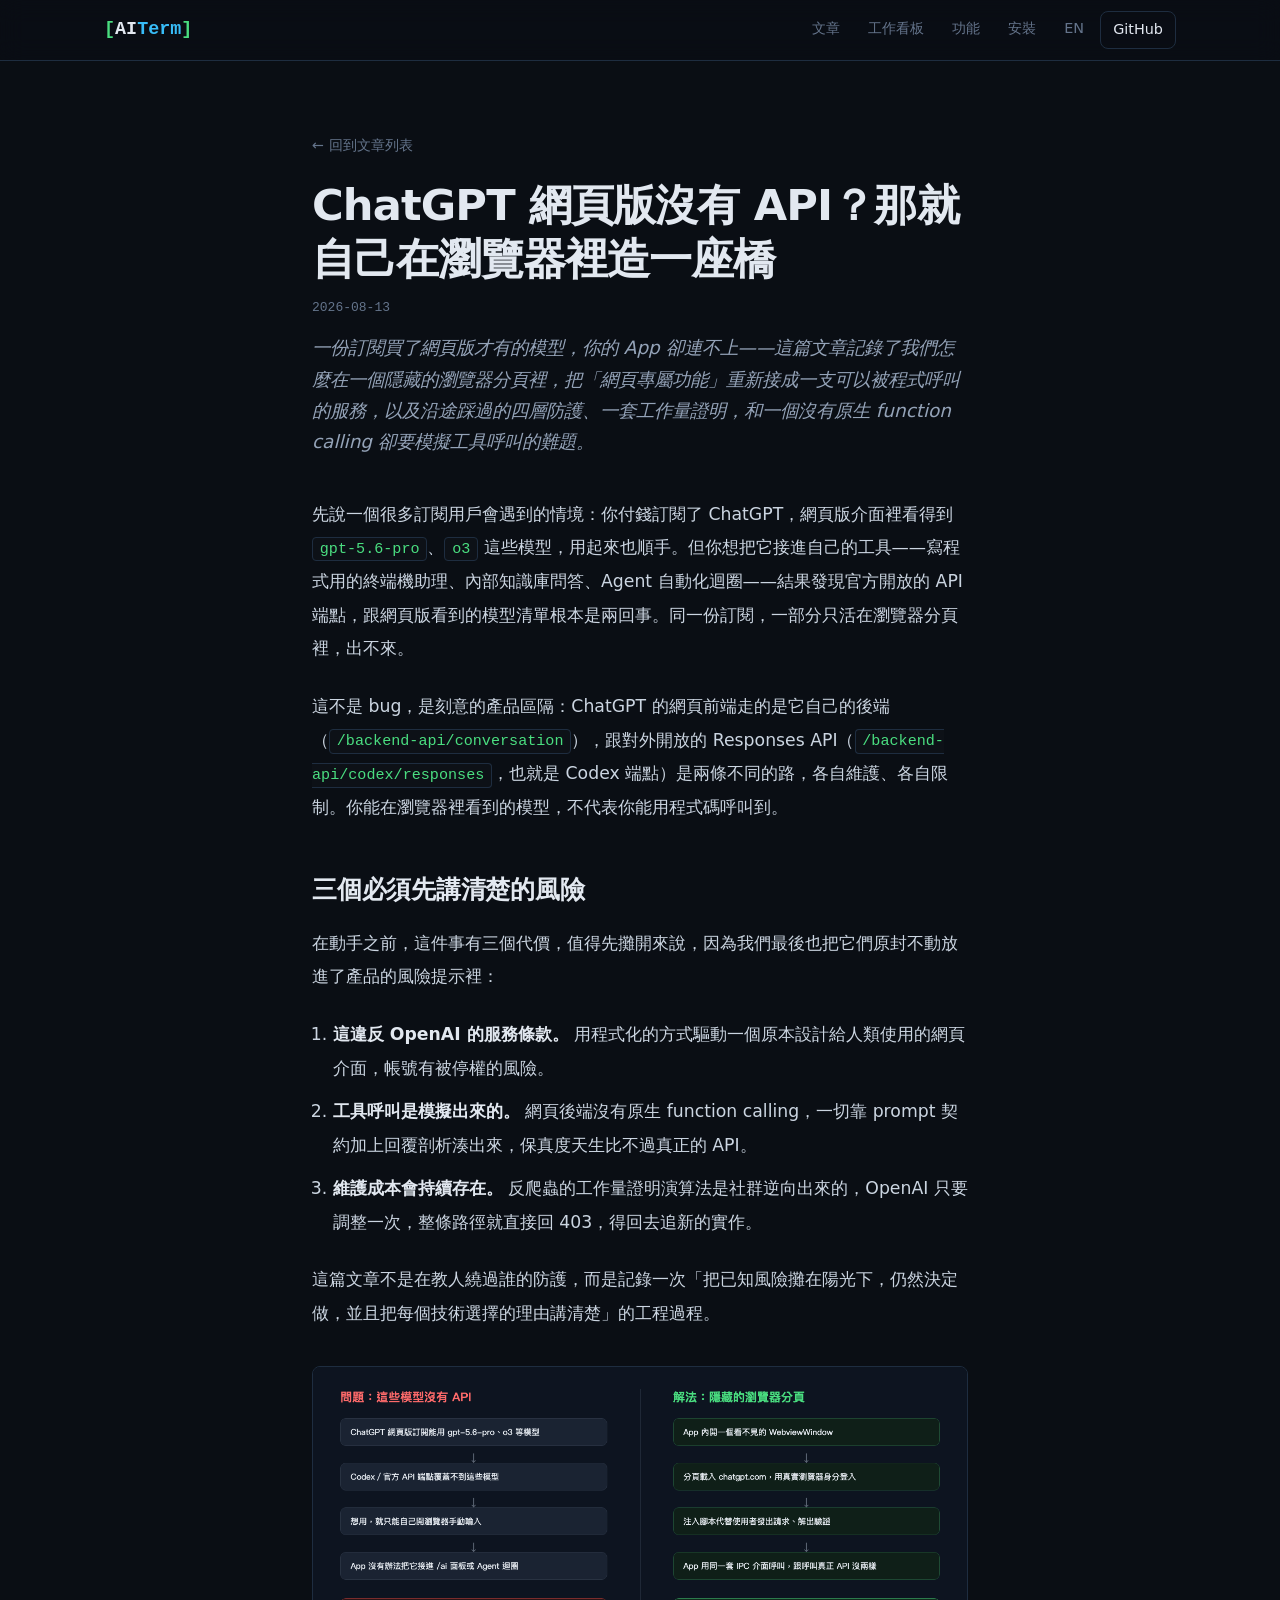
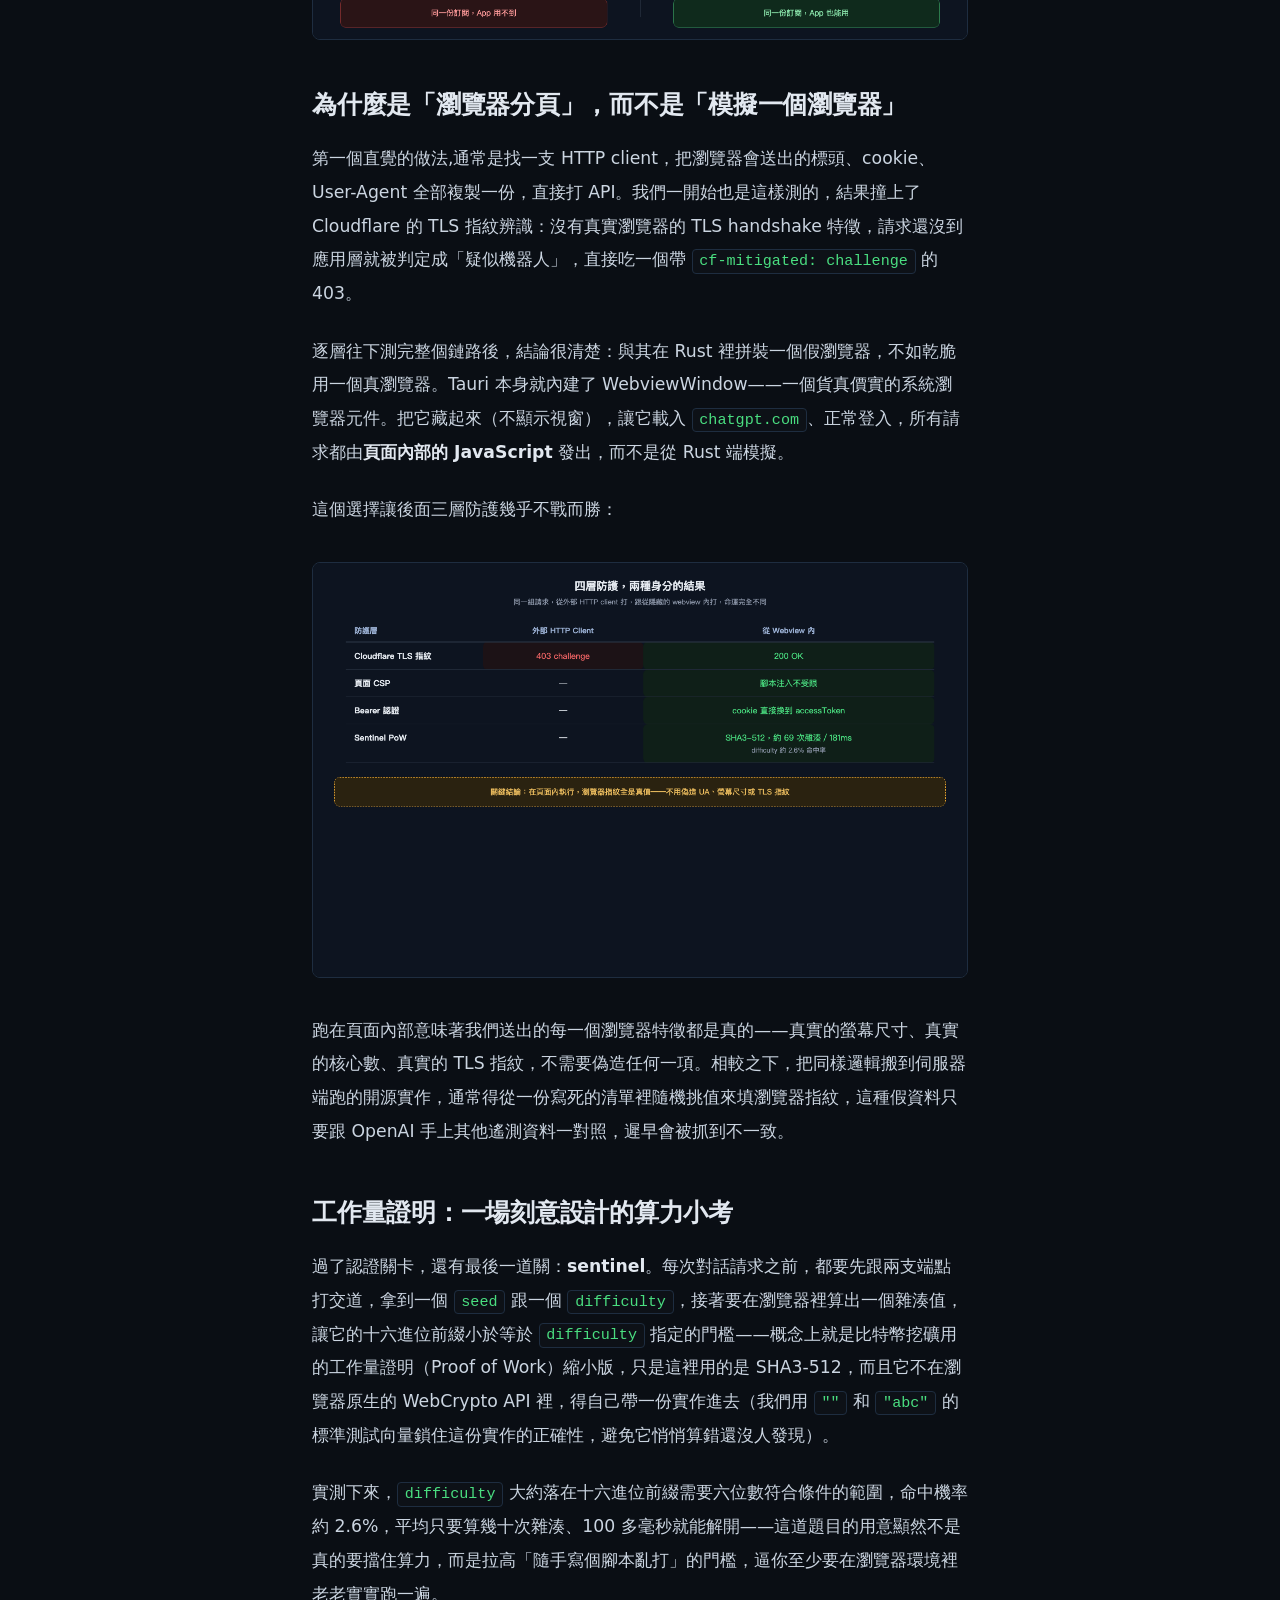
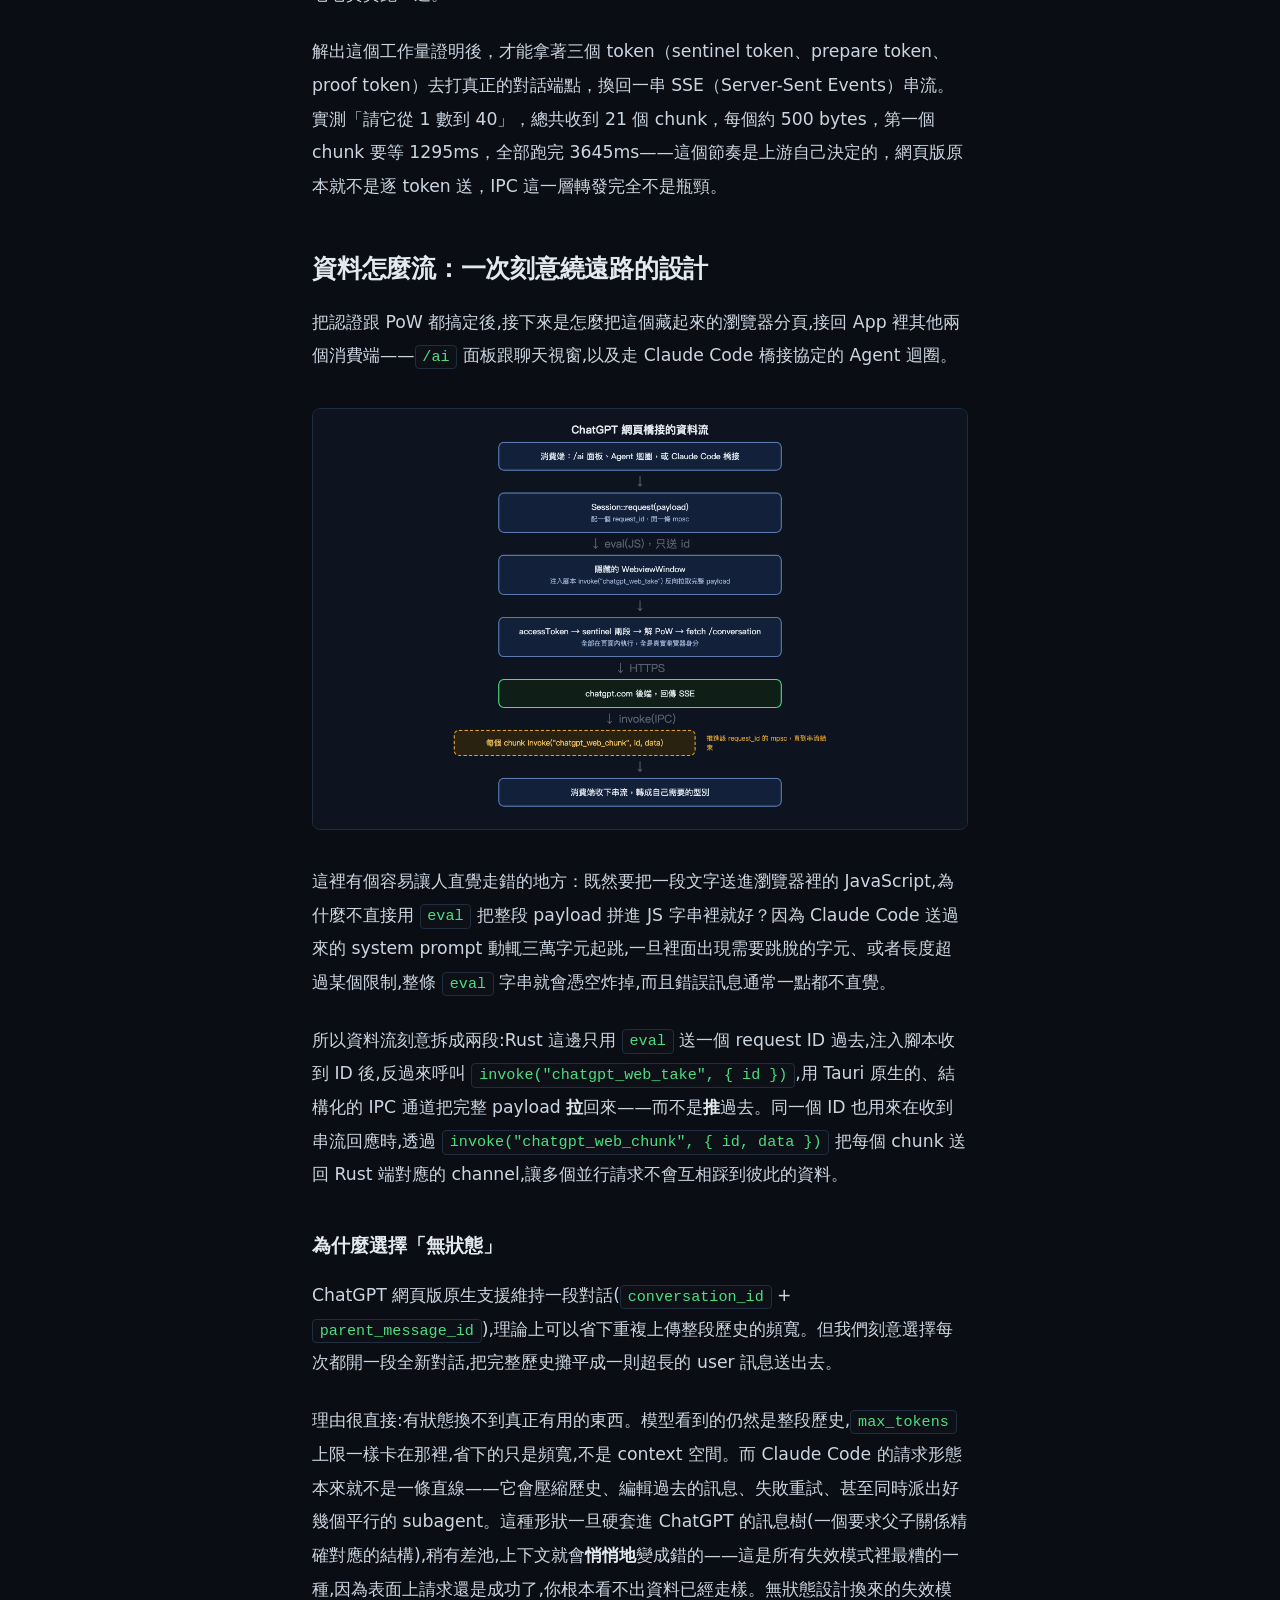
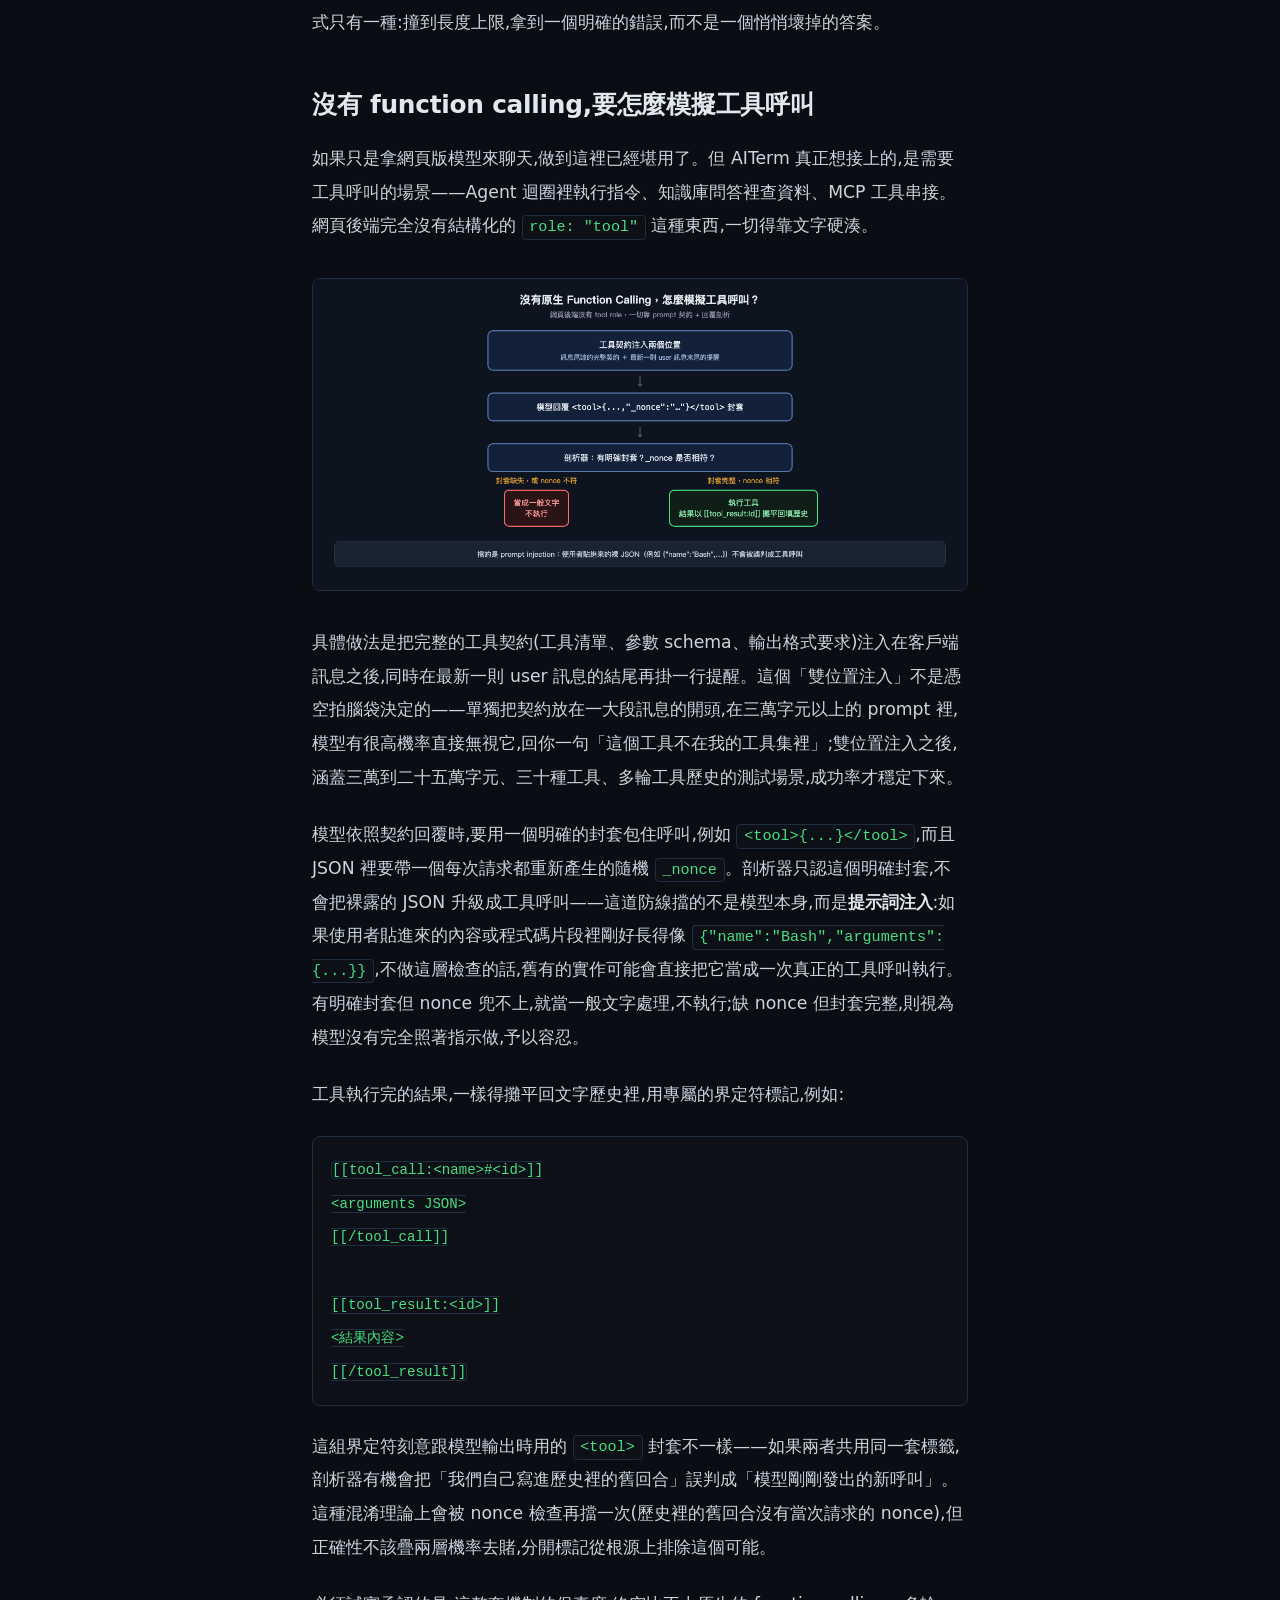
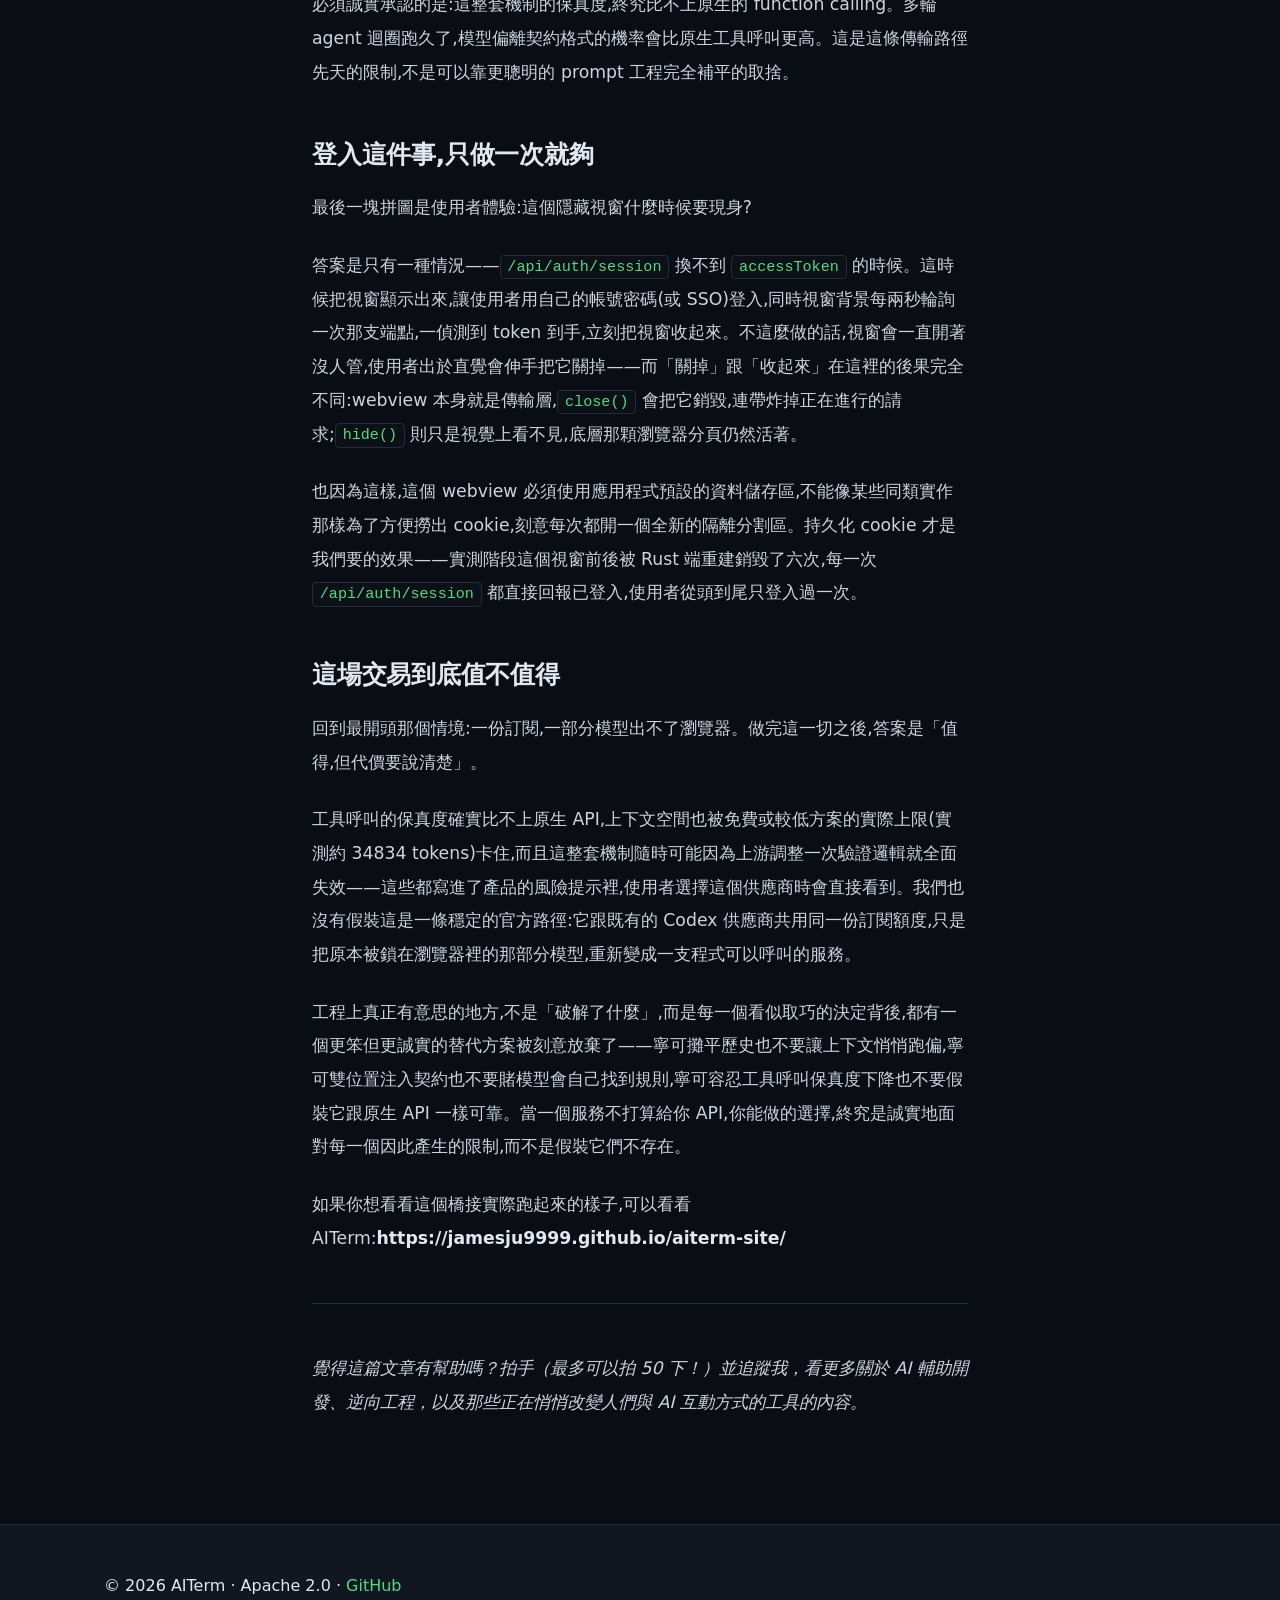
<file: blog/chatgpt-web-bridge.html>
<!DOCTYPE html>
<html lang="zh-Hant">
<head>
  <meta charset="UTF-8" />
  <meta name="viewport" content="width=device-width, initial-scale=1.0" />
  <title>ChatGPT 網頁版沒有 API？那就自己在瀏覽器裡造一座橋 — AITerm</title>
  <meta name="description" content="一份訂閱買了網頁版才有的模型，你的 App 卻連不上——這篇文章記錄了我們怎麼在一個隱藏的瀏覽器分頁裡，把「網頁專屬功能」重新接成一支可以被程式呼叫的服務，以及沿途踩過的四層防護、一套工作量證明，和一個沒有原生 function calling 卻要模擬工具呼叫的難題。" />
  <link rel="canonical" href="https://aiterm.win/blog/chatgpt-web-bridge.html" />
  <meta property="og:type" content="article" />
  <meta property="og:title" content="ChatGPT 網頁版沒有 API？那就自己在瀏覽器裡造一座橋 — AITerm" />
  <meta property="og:description" content="一份訂閱買了網頁版才有的模型，你的 App 卻連不上——這篇文章記錄了我們怎麼在一個隱藏的瀏覽器分頁裡，把「網頁專屬功能」重新接成一支可以被程式呼叫的服務，以及沿途踩過的四層防護、一套工作量證明，和一個沒有原生 function calling 卻要模擬工具呼叫的難題。" />
  <meta property="og:url" content="https://aiterm.win/blog/chatgpt-web-bridge.html" />
  <meta property="og:image" content="https://aiterm.win/og-image.png" />
  <meta name="twitter:card" content="summary_large_image" />
  <meta name="twitter:image" content="https://aiterm.win/og-image.png" />
  <link rel="icon" href="../icon.png" />
  <link rel="stylesheet" href="../style.css" />
  <link rel="stylesheet" href="blog.css" />
</head>
<body>
  <nav class="nav">
    <div class="nav-inner">
      <a href="../index.html" class="nav-logo"><span class="logo-bracket">[</span>AI<span class="logo-term">Term</span><span class="logo-bracket">]</span></a>
      <ul class="nav-links">
        <li><a href="index.html">文章</a></li>
        <li><a href="../index.html#taskboard">工作看板</a></li><li><a href="../index.html#features">功能</a></li><li><a href="../index.html#install">安裝</a></li>
        <li><a href="en.html">EN</a></li>
        <li><a href="https://github.com/jamesju9999/AITERM" target="_blank" rel="noopener" class="nav-github">GitHub</a></li>
      </ul>
    </div>
  </nav>
  <article class="post">
    <div class="post-inner">
      <a class="post-back" href="index.html">← 回到文章列表</a>
      <h1 class="post-title">ChatGPT 網頁版沒有 API？那就自己在瀏覽器裡造一座橋</h1>
      <div class="post-meta">2026-08-13</div>
      <p class="post-sub">一份訂閱買了網頁版才有的模型，你的 App 卻連不上——這篇文章記錄了我們怎麼在一個隱藏的瀏覽器分頁裡，把「網頁專屬功能」重新接成一支可以被程式呼叫的服務，以及沿途踩過的四層防護、一套工作量證明，和一個沒有原生 function calling 卻要模擬工具呼叫的難題。</p>
      <div class="post-body">
<p>先說一個很多訂閱用戶會遇到的情境：你付錢訂閱了 ChatGPT，網頁版介面裡看得到 <code>gpt-5.6-pro</code>、<code>o3</code> 這些模型，用起來也順手。但你想把它接進自己的工具——寫程式用的終端機助理、內部知識庫問答、Agent 自動化迴圈——結果發現官方開放的 API 端點，跟網頁版看到的模型清單根本是兩回事。同一份訂閱，一部分只活在瀏覽器分頁裡，出不來。</p>
<p>這不是 bug，是刻意的產品區隔：ChatGPT 的網頁前端走的是它自己的後端（<code>/backend-api/conversation</code>），跟對外開放的 Responses API（<code>/backend-api/codex/responses</code>，也就是 Codex 端點）是兩條不同的路，各自維護、各自限制。你能在瀏覽器裡看到的模型，不代表你能用程式碼呼叫到。</p>
<h2>三個必須先講清楚的風險</h2>
<p>在動手之前，這件事有三個代價，值得先攤開來說，因為我們最後也把它們原封不動放進了產品的風險提示裡：</p>
<ol>
<li><strong>這違反 OpenAI 的服務條款。</strong> 用程式化的方式驅動一個原本設計給人類使用的網頁介面，帳號有被停權的風險。</li>
<li><strong>工具呼叫是模擬出來的。</strong> 網頁後端沒有原生 function calling，一切靠 prompt 契約加上回覆剖析湊出來，保真度天生比不過真正的 API。</li>
<li><strong>維護成本會持續存在。</strong> 反爬蟲的工作量證明演算法是社群逆向出來的，OpenAI 只要調整一次，整條路徑就直接回 403，得回去追新的實作。</li>
</ol>
<p>這篇文章不是在教人繞過誰的防護，而是記錄一次「把已知風險攤在陽光下，仍然決定做，並且把每個技術選擇的理由講清楚」的工程過程。</p>
<figure><img src="images/chatgpt-web-bridge/01-compare.png" alt="問題：這些模型沒有 API，解法：隱藏的瀏覽器分頁" loading="lazy"></figure>
<h2>為什麼是「瀏覽器分頁」，而不是「模擬一個瀏覽器」</h2>
<p>第一個直覺的做法,通常是找一支 HTTP client，把瀏覽器會送出的標頭、cookie、User-Agent 全部複製一份，直接打 API。我們一開始也是這樣測的，結果撞上了 Cloudflare 的 TLS 指紋辨識：沒有真實瀏覽器的 TLS handshake 特徵，請求還沒到應用層就被判定成「疑似機器人」，直接吃一個帶 <code>cf-mitigated: challenge</code> 的 403。</p>
<p>逐層往下測完整個鏈路後，結論很清楚：與其在 Rust 裡拼裝一個假瀏覽器，不如乾脆用一個真瀏覽器。Tauri 本身就內建了 WebviewWindow——一個貨真價實的系統瀏覽器元件。把它藏起來（不顯示視窗），讓它載入 <code>chatgpt.com</code>、正常登入，所有請求都由<strong>頁面內部的 JavaScript</strong> 發出，而不是從 Rust 端模擬。</p>
<p>這個選擇讓後面三層防護幾乎不戰而勝：</p>
<figure><img src="images/chatgpt-web-bridge/03-defense-layers.png" alt="四層防護，兩種身分的結果" loading="lazy"></figure>
<p>跑在頁面內部意味著我們送出的每一個瀏覽器特徵都是真的——真實的螢幕尺寸、真實的核心數、真實的 TLS 指紋，不需要偽造任何一項。相較之下，把同樣邏輯搬到伺服器端跑的開源實作，通常得從一份寫死的清單裡隨機挑值來填瀏覽器指紋，這種假資料只要跟 OpenAI 手上其他遙測資料一對照，遲早會被抓到不一致。</p>
<h2>工作量證明：一場刻意設計的算力小考</h2>
<p>過了認證關卡，還有最後一道關：<strong>sentinel</strong>。每次對話請求之前，都要先跟兩支端點打交道，拿到一個 <code>seed</code> 跟一個 <code>difficulty</code>，接著要在瀏覽器裡算出一個雜湊值，讓它的十六進位前綴小於等於 <code>difficulty</code> 指定的門檻——概念上就是比特幣挖礦用的工作量證明（Proof of Work）縮小版，只是這裡用的是 SHA3-512，而且它不在瀏覽器原生的 WebCrypto API 裡，得自己帶一份實作進去（我們用 <code>""</code> 和 <code>"abc"</code> 的標準測試向量鎖住這份實作的正確性，避免它悄悄算錯還沒人發現）。</p>
<p>實測下來，<code>difficulty</code> 大約落在十六進位前綴需要六位數符合條件的範圍，命中機率約 2.6%，平均只要算幾十次雜湊、100 多毫秒就能解開——這道題目的用意顯然不是真的要擋住算力，而是拉高「隨手寫個腳本亂打」的門檻，逼你至少要在瀏覽器環境裡老老實實跑一遍。</p>
<p>解出這個工作量證明後，才能拿著三個 token（sentinel token、prepare token、proof token）去打真正的對話端點，換回一串 SSE（Server-Sent Events）串流。實測「請它從 1 數到 40」，總共收到 21 個 chunk，每個約 500 bytes，第一個 chunk 要等 1295ms，全部跑完 3645ms——這個節奏是上游自己決定的，網頁版原本就不是逐 token 送，IPC 這一層轉發完全不是瓶頸。</p>
<h2>資料怎麼流：一次刻意繞遠路的設計</h2>
<p>把認證跟 PoW 都搞定後,接下來是怎麼把這個藏起來的瀏覽器分頁,接回 App 裡其他兩個消費端——<code>/ai</code> 面板跟聊天視窗,以及走 Claude Code 橋接協定的 Agent 迴圈。</p>
<figure><img src="images/chatgpt-web-bridge/02-architecture.png" alt="ChatGPT 網頁橋接的資料流" loading="lazy"></figure>
<p>這裡有個容易讓人直覺走錯的地方：既然要把一段文字送進瀏覽器裡的 JavaScript,為什麼不直接用 <code>eval</code> 把整段 payload 拼進 JS 字串裡就好？因為 Claude Code 送過來的 system prompt 動輒三萬字元起跳,一旦裡面出現需要跳脫的字元、或者長度超過某個限制,整條 <code>eval</code> 字串就會憑空炸掉,而且錯誤訊息通常一點都不直覺。</p>
<p>所以資料流刻意拆成兩段:Rust 這邊只用 <code>eval</code> 送一個 request ID 過去,注入腳本收到 ID 後,反過來呼叫 <code>invoke("chatgpt_web_take", { id })</code>,用 Tauri 原生的、結構化的 IPC 通道把完整 payload <strong>拉</strong>回來——而不是<strong>推</strong>過去。同一個 ID 也用來在收到串流回應時,透過 <code>invoke("chatgpt_web_chunk", { id, data })</code> 把每個 chunk 送回 Rust 端對應的 channel,讓多個並行請求不會互相踩到彼此的資料。</p>
<h3>為什麼選擇「無狀態」</h3>
<p>ChatGPT 網頁版原生支援維持一段對話(<code>conversation_id</code> + <code>parent_message_id</code>),理論上可以省下重複上傳整段歷史的頻寬。但我們刻意選擇每次都開一段全新對話,把完整歷史攤平成一則超長的 user 訊息送出去。</p>
<p>理由很直接:有狀態換不到真正有用的東西。模型看到的仍然是整段歷史,<code>max_tokens</code> 上限一樣卡在那裡,省下的只是頻寬,不是 context 空間。而 Claude Code 的請求形態本來就不是一條直線——它會壓縮歷史、編輯過去的訊息、失敗重試、甚至同時派出好幾個平行的 subagent。這種形狀一旦硬套進 ChatGPT 的訊息樹(一個要求父子關係精確對應的結構),稍有差池,上下文就會<strong>悄悄地</strong>變成錯的——這是所有失效模式裡最糟的一種,因為表面上請求還是成功了,你根本看不出資料已經走樣。無狀態設計換來的失效模式只有一種:撞到長度上限,拿到一個明確的錯誤,而不是一個悄悄壞掉的答案。</p>
<h2>沒有 function calling,要怎麼模擬工具呼叫</h2>
<p>如果只是拿網頁版模型來聊天,做到這裡已經堪用了。但 AITerm 真正想接上的,是需要工具呼叫的場景——Agent 迴圈裡執行指令、知識庫問答裡查資料、MCP 工具串接。網頁後端完全沒有結構化的 <code>role: "tool"</code> 這種東西,一切得靠文字硬湊。</p>
<figure><img src="images/chatgpt-web-bridge/04-tool-contract.png" alt="沒有原生 Function Calling，怎麼模擬工具呼叫？" loading="lazy"></figure>
<p>具體做法是把完整的工具契約(工具清單、參數 schema、輸出格式要求)注入在客戶端訊息之後,同時在最新一則 user 訊息的結尾再掛一行提醒。這個「雙位置注入」不是憑空拍腦袋決定的——單獨把契約放在一大段訊息的開頭,在三萬字元以上的 prompt 裡,模型有很高機率直接無視它,回你一句「這個工具不在我的工具集裡」;雙位置注入之後,涵蓋三萬到二十五萬字元、三十種工具、多輪工具歷史的測試場景,成功率才穩定下來。</p>
<p>模型依照契約回覆時,要用一個明確的封套包住呼叫,例如 <code>&lt;tool&gt;{...}&lt;/tool&gt;</code>,而且 JSON 裡要帶一個每次請求都重新產生的隨機 <code>_nonce</code>。剖析器只認這個明確封套,不會把裸露的 JSON 升級成工具呼叫——這道防線擋的不是模型本身,而是<strong>提示詞注入</strong>:如果使用者貼進來的內容或程式碼片段裡剛好長得像 <code>{"name":"Bash","arguments":{...}}</code>,不做這層檢查的話,舊有的實作可能會直接把它當成一次真正的工具呼叫執行。有明確封套但 nonce 兜不上,就當一般文字處理,不執行;缺 nonce 但封套完整,則視為模型沒有完全照著指示做,予以容忍。</p>
<p>工具執行完的結果,一樣得攤平回文字歷史裡,用專屬的界定符標記,例如:</p>
<pre><code>[[tool_call:&lt;name&gt;#&lt;id&gt;]]
&lt;arguments JSON&gt;
[[/tool_call]]

[[tool_result:&lt;id&gt;]]
&lt;結果內容&gt;
[[/tool_result]]</code></pre>
<p>這組界定符刻意跟模型輸出時用的 <code>&lt;tool&gt;</code> 封套不一樣——如果兩者共用同一套標籤,剖析器有機會把「我們自己寫進歷史裡的舊回合」誤判成「模型剛剛發出的新呼叫」。這種混淆理論上會被 nonce 檢查再擋一次(歷史裡的舊回合沒有當次請求的 nonce),但正確性不該疊兩層機率去賭,分開標記從根源上排除這個可能。</p>
<p>必須誠實承認的是:這整套機制的保真度,終究比不上原生的 function calling。多輪 agent 迴圈跑久了,模型偏離契約格式的機率會比原生工具呼叫更高。這是這條傳輸路徑先天的限制,不是可以靠更聰明的 prompt 工程完全補平的取捨。</p>
<h2>登入這件事,只做一次就夠</h2>
<p>最後一塊拼圖是使用者體驗:這個隱藏視窗什麼時候要現身?</p>
<p>答案是只有一種情況——<code>/api/auth/session</code> 換不到 <code>accessToken</code> 的時候。這時候把視窗顯示出來,讓使用者用自己的帳號密碼(或 SSO)登入,同時視窗背景每兩秒輪詢一次那支端點,一偵測到 token 到手,立刻把視窗收起來。不這麼做的話,視窗會一直開著沒人管,使用者出於直覺會伸手把它關掉——而「關掉」跟「收起來」在這裡的後果完全不同:webview 本身就是傳輸層,<code>close()</code> 會把它銷毀,連帶炸掉正在進行的請求;<code>hide()</code> 則只是視覺上看不見,底層那顆瀏覽器分頁仍然活著。</p>
<p>也因為這樣,這個 webview 必須使用應用程式預設的資料儲存區,不能像某些同類實作那樣為了方便撈出 cookie,刻意每次都開一個全新的隔離分割區。持久化 cookie 才是我們要的效果——實測階段這個視窗前後被 Rust 端重建銷毀了六次,每一次 <code>/api/auth/session</code> 都直接回報已登入,使用者從頭到尾只登入過一次。</p>
<h2>這場交易到底值不值得</h2>
<p>回到最開頭那個情境:一份訂閱,一部分模型出不了瀏覽器。做完這一切之後,答案是「值得,但代價要說清楚」。</p>
<p>工具呼叫的保真度確實比不上原生 API,上下文空間也被免費或較低方案的實際上限(實測約 34834 tokens)卡住,而且這整套機制隨時可能因為上游調整一次驗證邏輯就全面失效——這些都寫進了產品的風險提示裡,使用者選擇這個供應商時會直接看到。我們也沒有假裝這是一條穩定的官方路徑:它跟既有的 Codex 供應商共用同一份訂閱額度,只是把原本被鎖在瀏覽器裡的那部分模型,重新變成一支程式可以呼叫的服務。</p>
<p>工程上真正有意思的地方,不是「破解了什麼」,而是每一個看似取巧的決定背後,都有一個更笨但更誠實的替代方案被刻意放棄了——寧可攤平歷史也不要讓上下文悄悄跑偏,寧可雙位置注入契約也不要賭模型會自己找到規則,寧可容忍工具呼叫保真度下降也不要假裝它跟原生 API 一樣可靠。當一個服務不打算給你 API,你能做的選擇,終究是誠實地面對每一個因此產生的限制,而不是假裝它們不存在。</p>
<p>如果你想看看這個橋接實際跑起來的樣子,可以看看 AITerm:<strong>https://jamesju9999.github.io/aiterm-site/</strong></p>
<hr>
<p><em>覺得這篇文章有幫助嗎？拍手（最多可以拍 50 下！）並追蹤我，看更多關於 AI 輔助開發、逆向工程，以及那些正在悄悄改變人們與 AI 互動方式的工具的內容。</em></p>
      </div>

    </div>
  </article>

  <footer class="footer">
    <div class="container">
      <p>© 2026 AITerm · Apache 2.0 · <a href="https://github.com/jamesju9999/AITERM" target="_blank" rel="noopener">GitHub</a></p>
    </div>
  </footer>
</body>
</html>
</file>
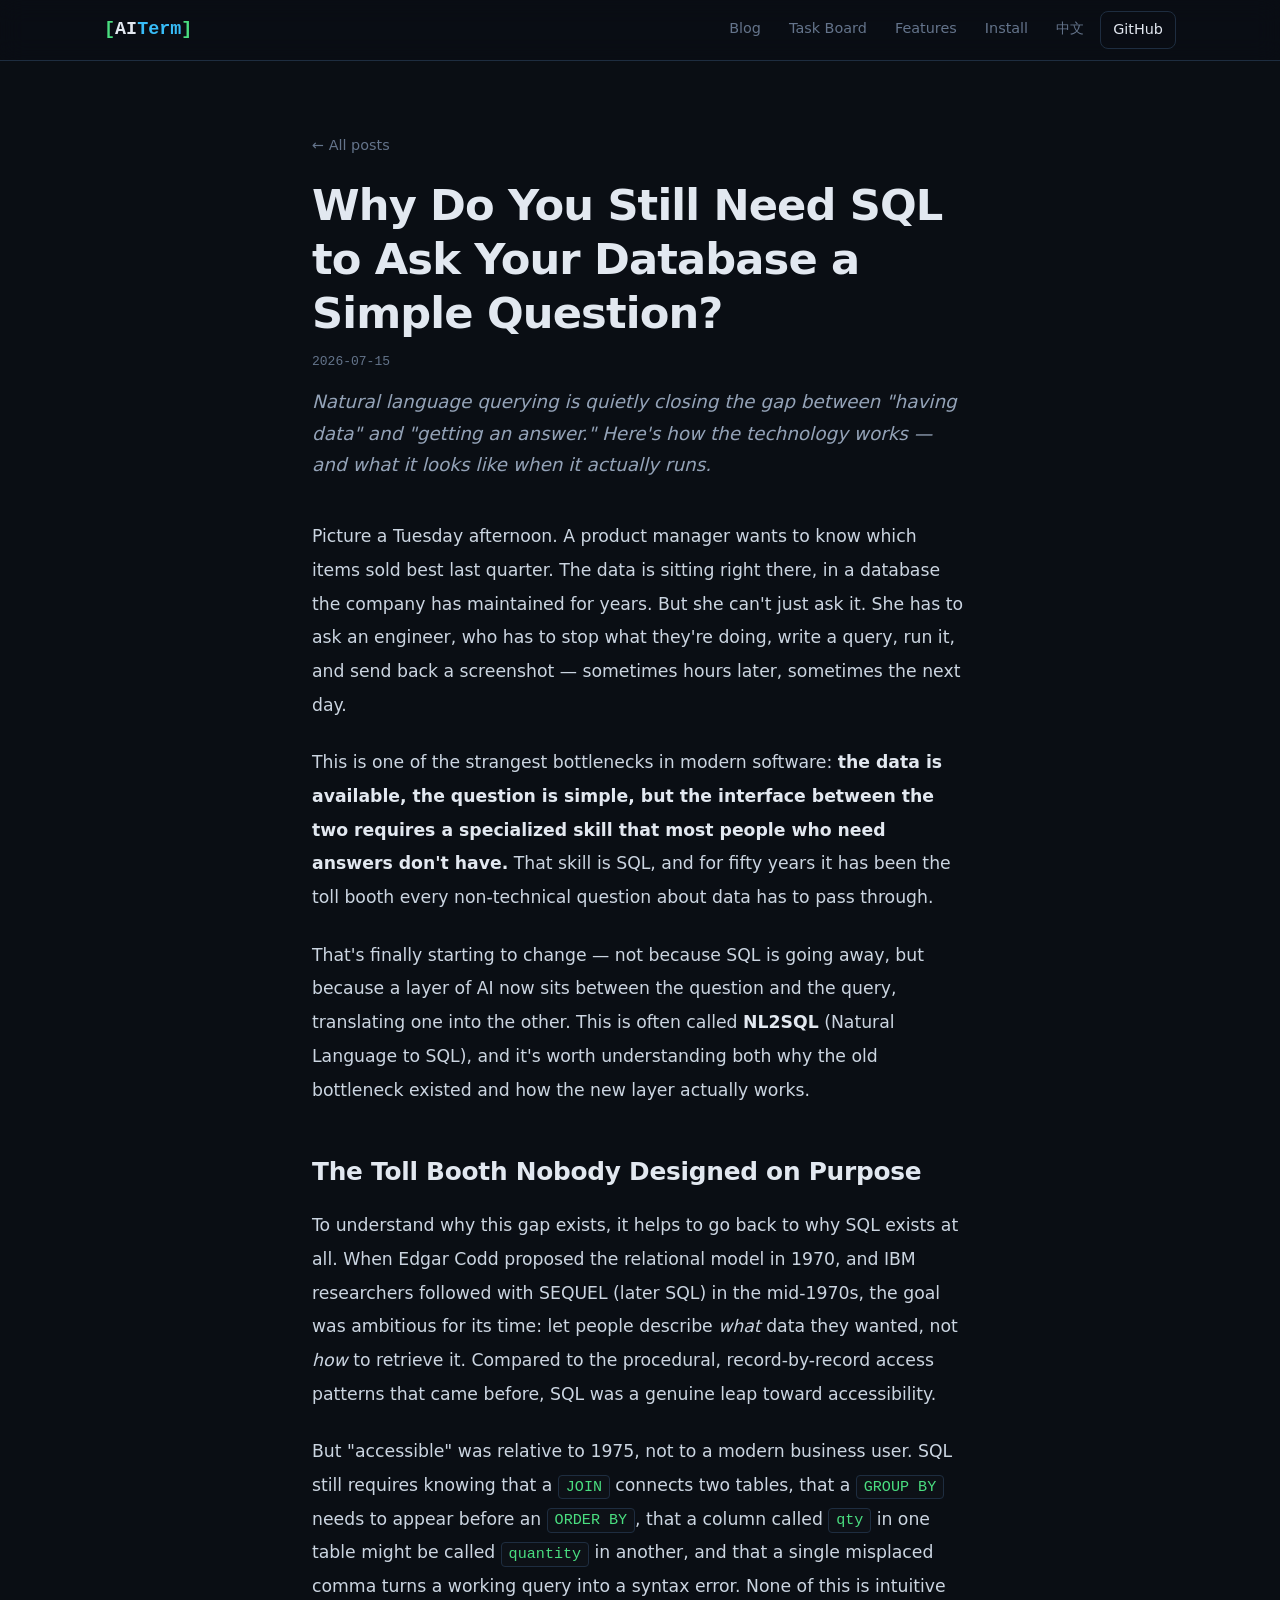
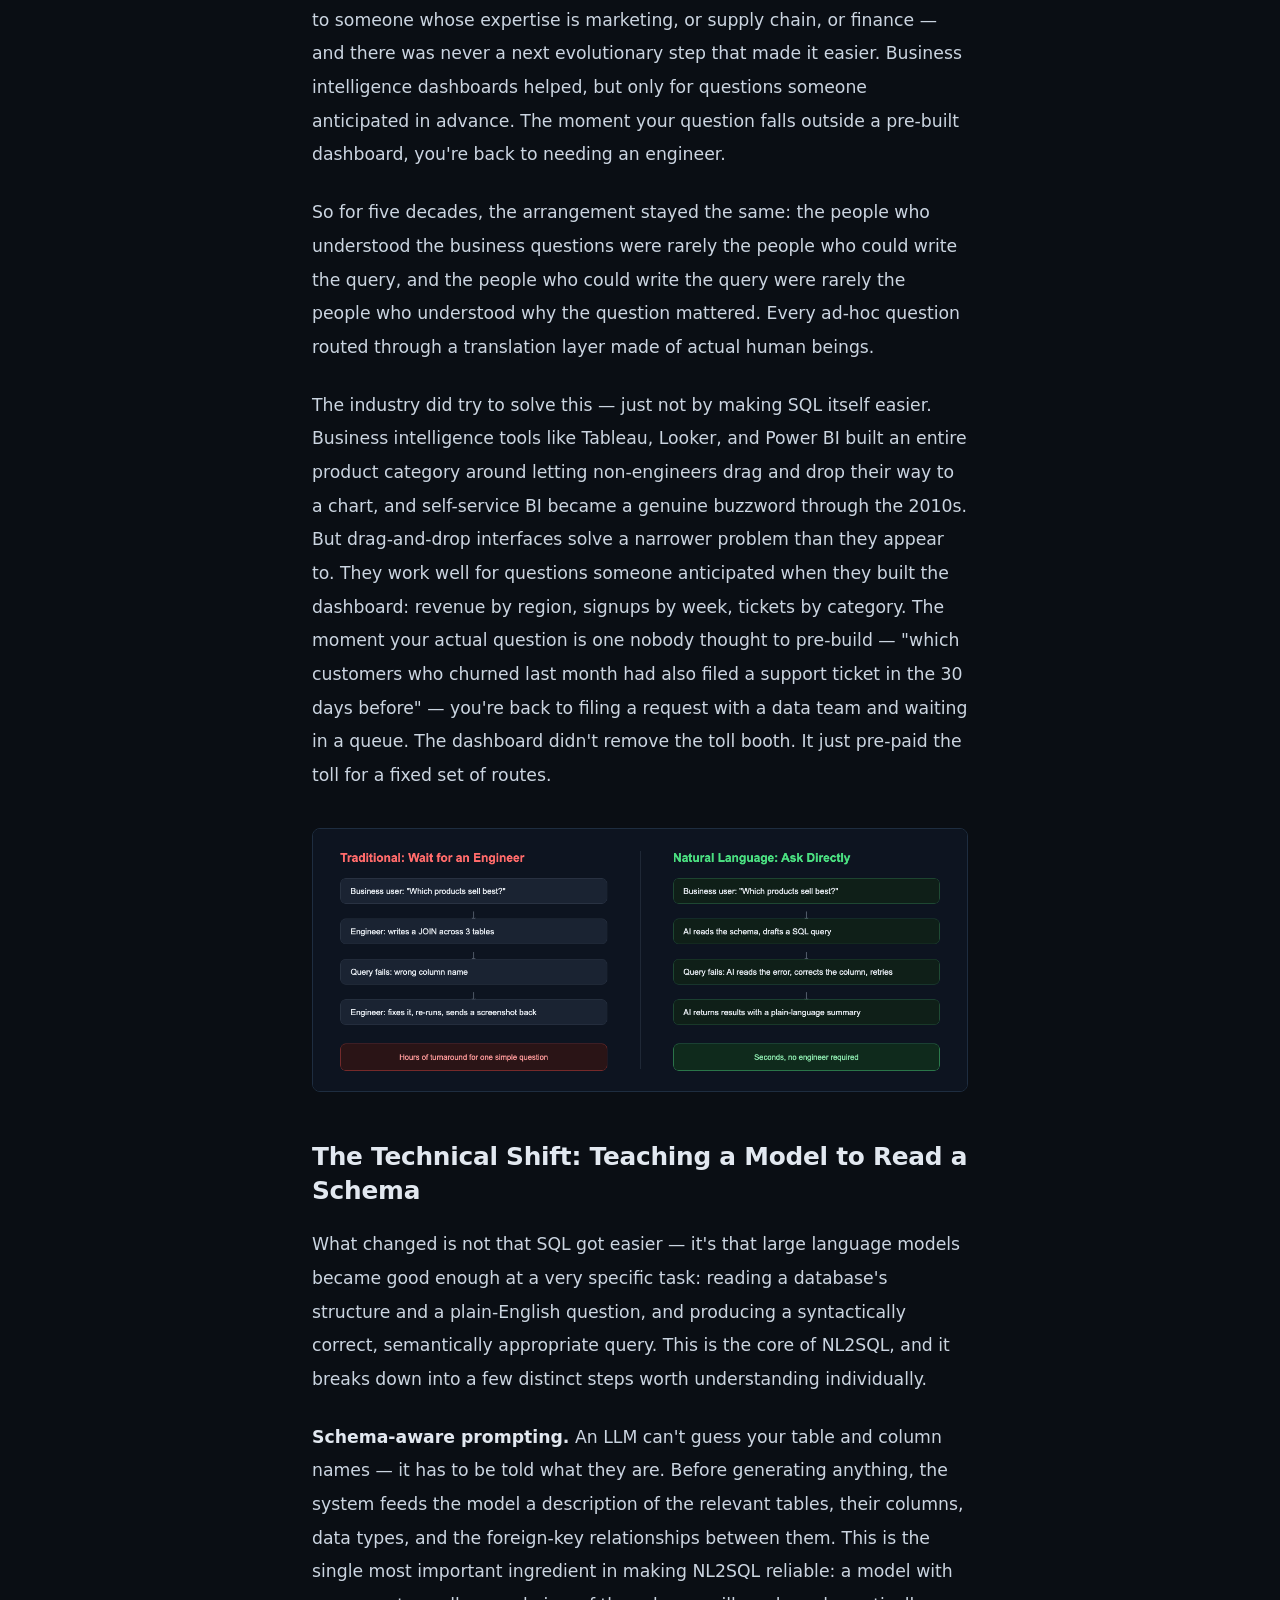
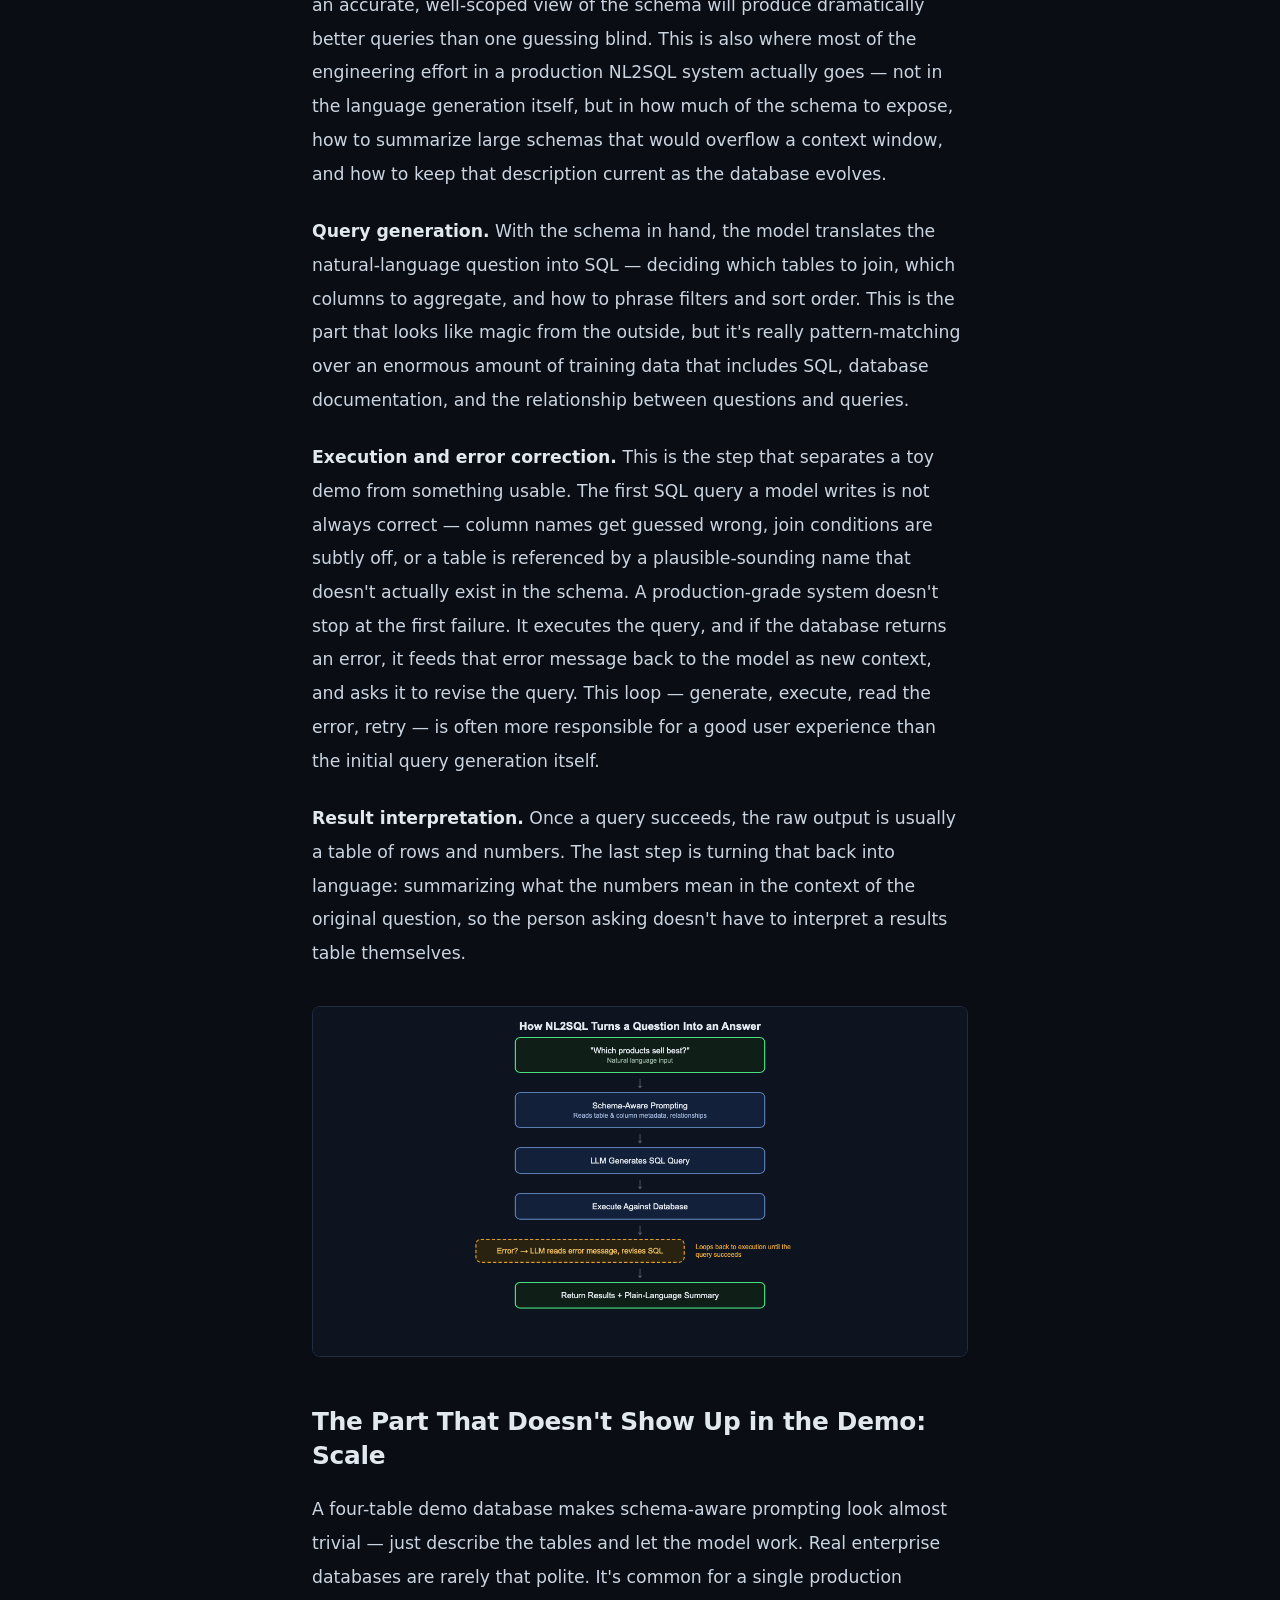
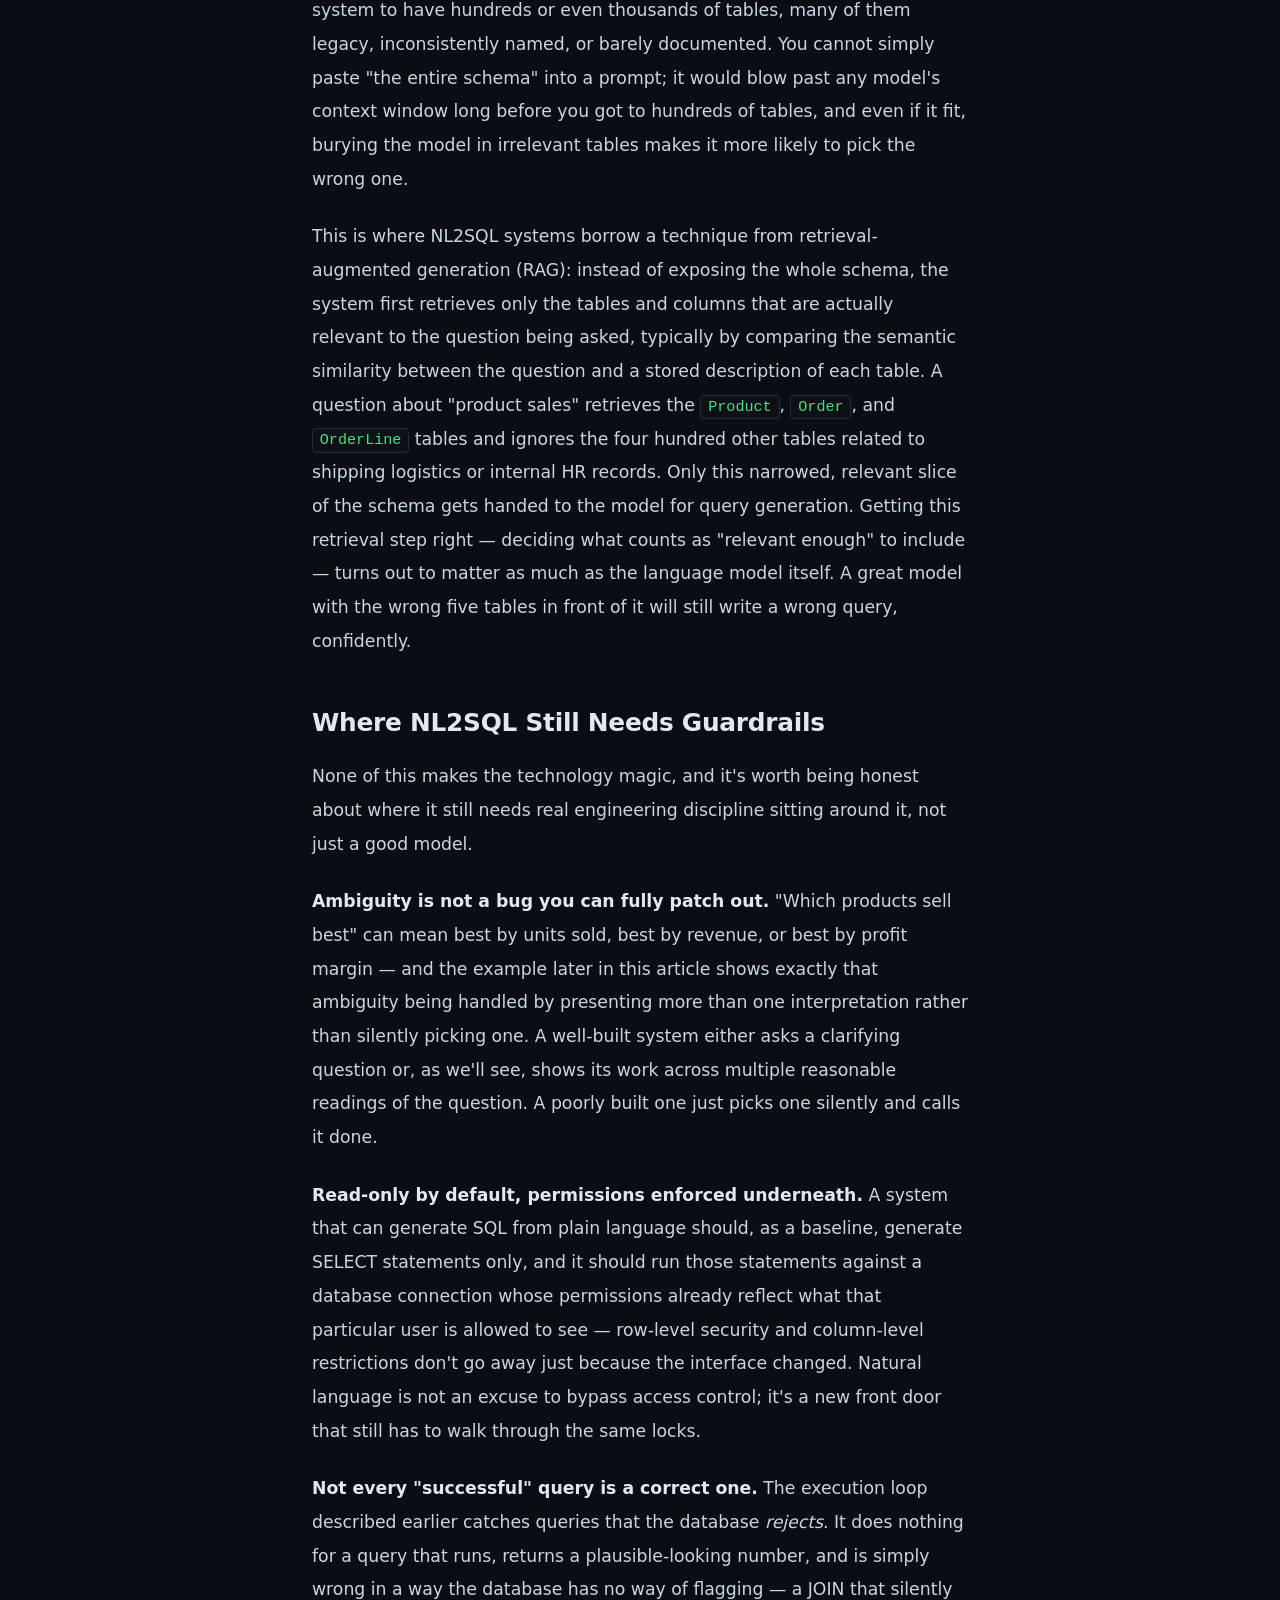
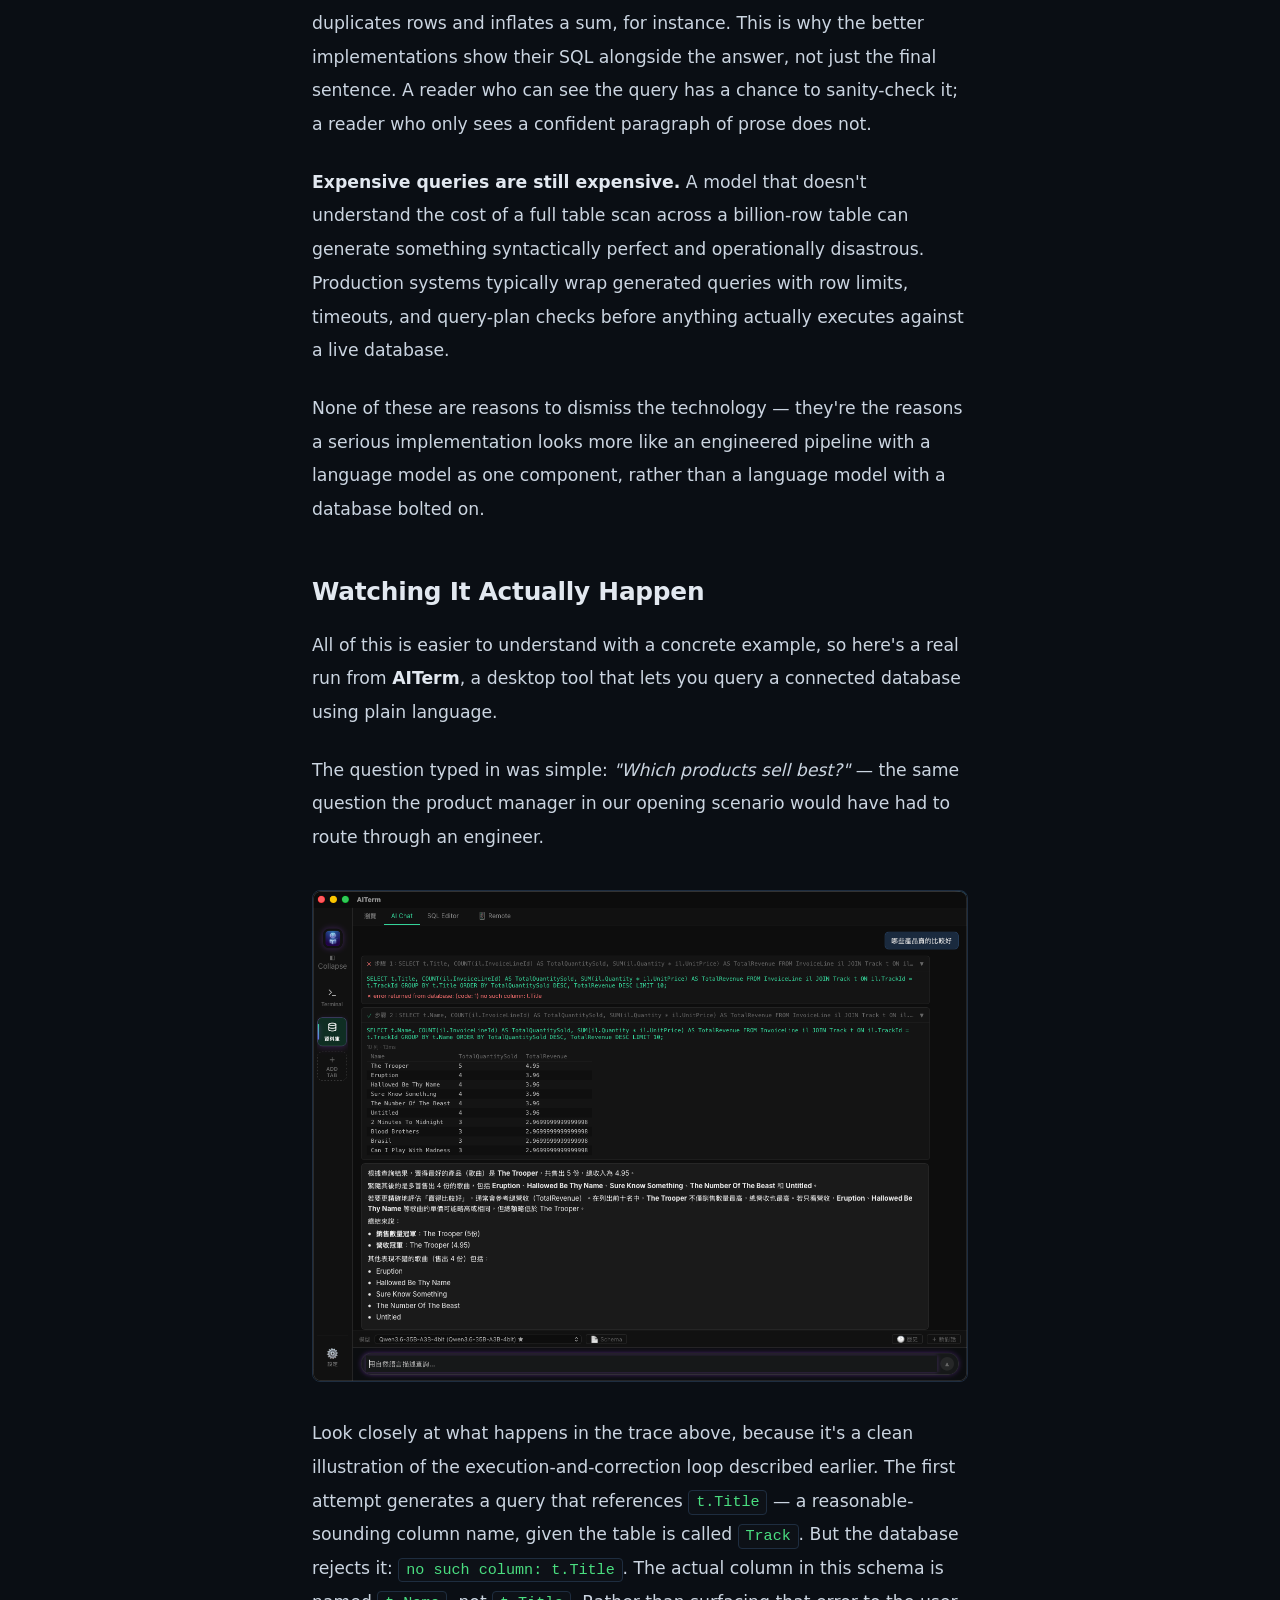
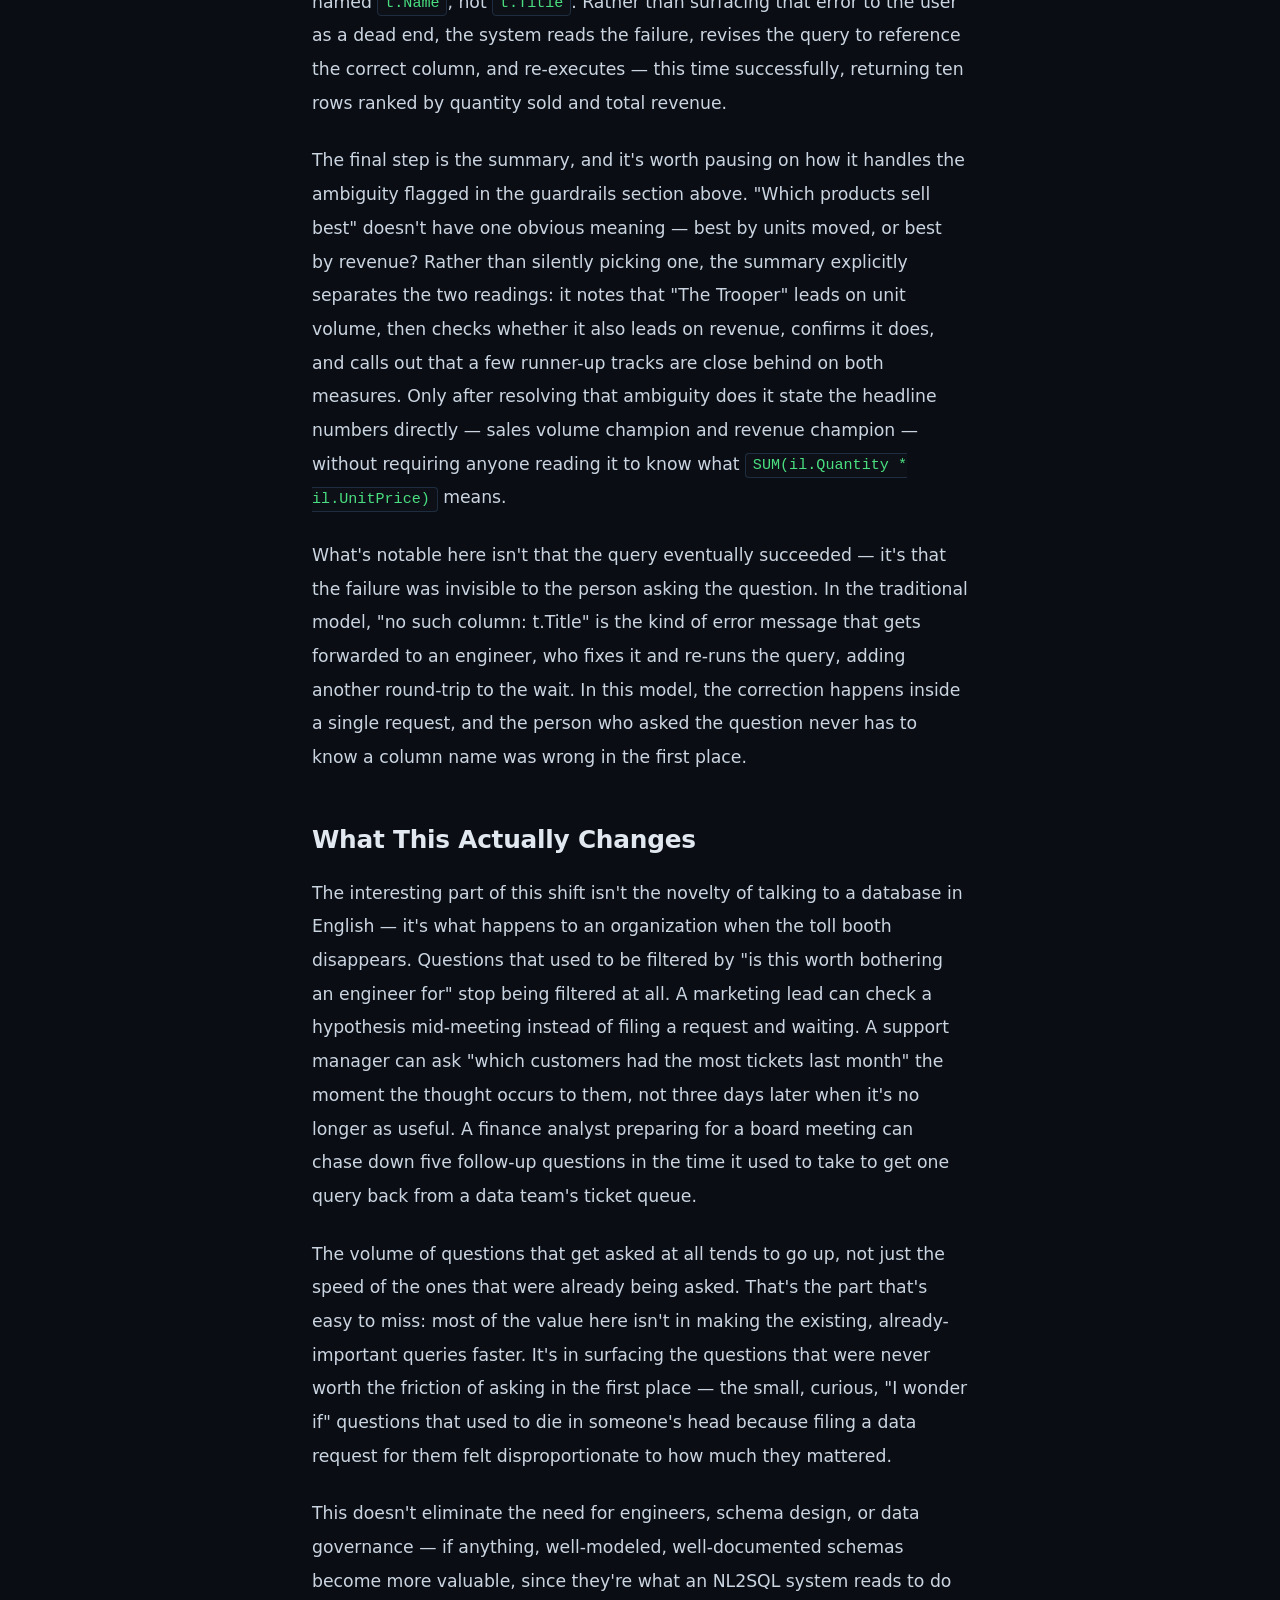
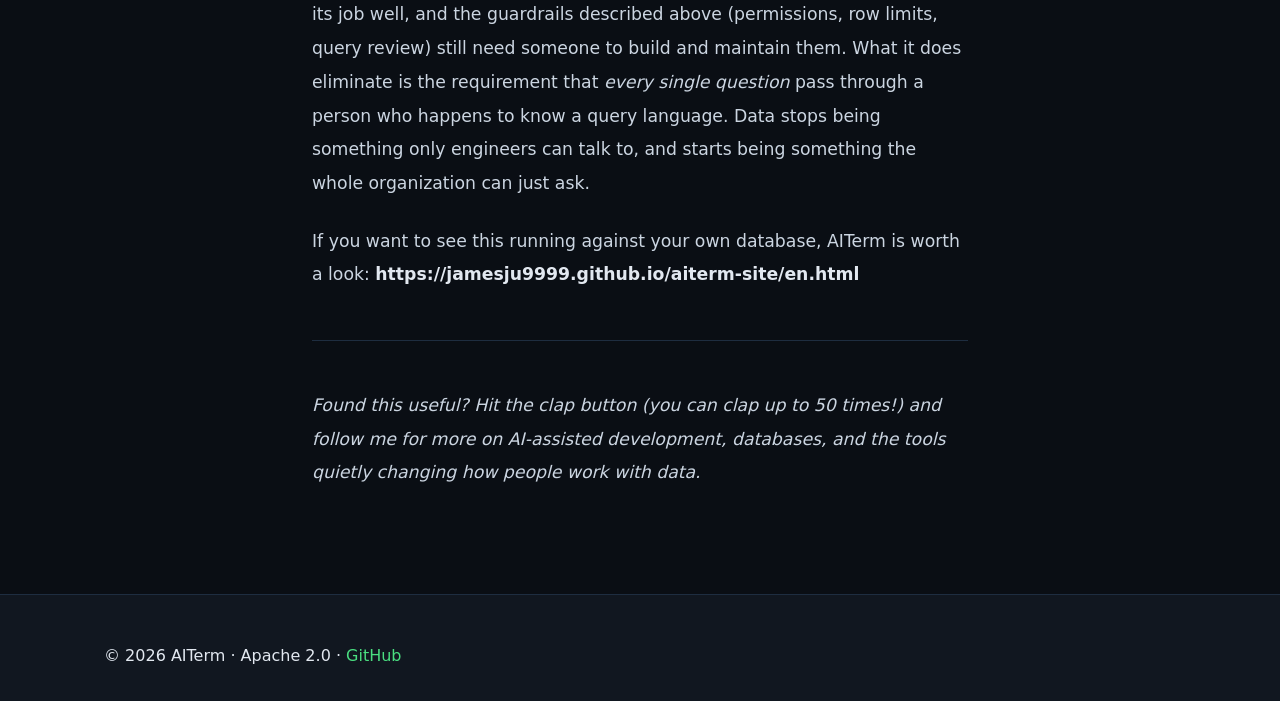
<file: blog/database-natural-language-en.html>
<!DOCTYPE html>
<html lang="en">
<head>
  <meta charset="UTF-8" />
  <meta name="viewport" content="width=device-width, initial-scale=1.0" />
  <title>Why Do You Still Need SQL to Ask Your Database a Simple Question? — AITerm</title>
  <meta name="description" content="Natural language querying is quietly closing the gap between &quot;having data&quot; and &quot;getting an answer.&quot; Here&#x27;s how the technology works — and what it looks like when it actually runs." />
  <link rel="canonical" href="https://aiterm.win/blog/database-natural-language-en.html" />
  <meta property="og:type" content="article" />
  <meta property="og:title" content="Why Do You Still Need SQL to Ask Your Database a Simple Question? — AITerm" />
  <meta property="og:description" content="Natural language querying is quietly closing the gap between &quot;having data&quot; and &quot;getting an answer.&quot; Here&#x27;s how the technology works — and what it looks like when it actually runs." />
  <meta property="og:url" content="https://aiterm.win/blog/database-natural-language-en.html" />
  <meta property="og:image" content="https://aiterm.win/og-image.png" />
  <meta name="twitter:card" content="summary_large_image" />
  <meta name="twitter:image" content="https://aiterm.win/og-image.png" />
  <link rel="icon" href="../icon.png" />
  <link rel="stylesheet" href="../style.css" />
  <link rel="stylesheet" href="blog.css" />
</head>
<body>
  <nav class="nav">
    <div class="nav-inner">
      <a href="../index.html" class="nav-logo"><span class="logo-bracket">[</span>AI<span class="logo-term">Term</span><span class="logo-bracket">]</span></a>
      <ul class="nav-links">
        <li><a href="en.html">Blog</a></li>
        <li><a href="../en.html#taskboard">Task Board</a></li><li><a href="../en.html#features">Features</a></li><li><a href="../en.html#install">Install</a></li>
        <li><a href="index.html">中文</a></li>
        <li><a href="https://github.com/jamesju9999/AITERM" target="_blank" rel="noopener" class="nav-github">GitHub</a></li>
      </ul>
    </div>
  </nav>
  <article class="post">
    <div class="post-inner">
      <a class="post-back" href="en.html">← All posts</a>
      <h1 class="post-title">Why Do You Still Need SQL to Ask Your Database a Simple Question?</h1>
      <div class="post-meta">2026-07-15</div>
      <p class="post-sub">Natural language querying is quietly closing the gap between "having data" and "getting an answer." Here's how the technology works — and what it looks like when it actually runs.</p>
      <div class="post-body">
<p>Picture a Tuesday afternoon. A product manager wants to know which items sold best last quarter. The data is sitting right there, in a database the company has maintained for years. But she can't just ask it. She has to ask an engineer, who has to stop what they're doing, write a query, run it, and send back a screenshot — sometimes hours later, sometimes the next day.</p>
<p>This is one of the strangest bottlenecks in modern software: <strong>the data is available, the question is simple, but the interface between the two requires a specialized skill that most people who need answers don't have.</strong> That skill is SQL, and for fifty years it has been the toll booth every non-technical question about data has to pass through.</p>
<p>That's finally starting to change — not because SQL is going away, but because a layer of AI now sits between the question and the query, translating one into the other. This is often called <strong>NL2SQL</strong> (Natural Language to SQL), and it's worth understanding both why the old bottleneck existed and how the new layer actually works.</p>
<h2>The Toll Booth Nobody Designed on Purpose</h2>
<p>To understand why this gap exists, it helps to go back to why SQL exists at all. When Edgar Codd proposed the relational model in 1970, and IBM researchers followed with SEQUEL (later SQL) in the mid-1970s, the goal was ambitious for its time: let people describe <em>what</em> data they wanted, not <em>how</em> to retrieve it. Compared to the procedural, record-by-record access patterns that came before, SQL was a genuine leap toward accessibility.</p>
<p>But "accessible" was relative to 1975, not to a modern business user. SQL still requires knowing that a <code>JOIN</code> connects two tables, that a <code>GROUP BY</code> needs to appear before an <code>ORDER BY</code>, that a column called <code>qty</code> in one table might be called <code>quantity</code> in another, and that a single misplaced comma turns a working query into a syntax error. None of this is intuitive to someone whose expertise is marketing, or supply chain, or finance — and there was never a next evolutionary step that made it easier. Business intelligence dashboards helped, but only for questions someone anticipated in advance. The moment your question falls outside a pre-built dashboard, you're back to needing an engineer.</p>
<p>So for five decades, the arrangement stayed the same: the people who understood the business questions were rarely the people who could write the query, and the people who could write the query were rarely the people who understood why the question mattered. Every ad-hoc question routed through a translation layer made of actual human beings.</p>
<p>The industry did try to solve this — just not by making SQL itself easier. Business intelligence tools like Tableau, Looker, and Power BI built an entire product category around letting non-engineers drag and drop their way to a chart, and self-service BI became a genuine buzzword through the 2010s. But drag-and-drop interfaces solve a narrower problem than they appear to. They work well for questions someone anticipated when they built the dashboard: revenue by region, signups by week, tickets by category. The moment your actual question is one nobody thought to pre-build — "which customers who churned last month had also filed a support ticket in the 30 days before" — you're back to filing a request with a data team and waiting in a queue. The dashboard didn't remove the toll booth. It just pre-paid the toll for a fixed set of routes.</p>
<figure><img src="images/database-natural-language/01-compare-en.png" alt="Traditional back-and-forth vs. asking a database directly" loading="lazy"></figure>
<h2>The Technical Shift: Teaching a Model to Read a Schema</h2>
<p>What changed is not that SQL got easier — it's that large language models became good enough at a very specific task: reading a database's structure and a plain-English question, and producing a syntactically correct, semantically appropriate query. This is the core of NL2SQL, and it breaks down into a few distinct steps worth understanding individually.</p>
<p><strong>Schema-aware prompting.</strong> An LLM can't guess your table and column names — it has to be told what they are. Before generating anything, the system feeds the model a description of the relevant tables, their columns, data types, and the foreign-key relationships between them. This is the single most important ingredient in making NL2SQL reliable: a model with an accurate, well-scoped view of the schema will produce dramatically better queries than one guessing blind. This is also where most of the engineering effort in a production NL2SQL system actually goes — not in the language generation itself, but in how much of the schema to expose, how to summarize large schemas that would overflow a context window, and how to keep that description current as the database evolves.</p>
<p><strong>Query generation.</strong> With the schema in hand, the model translates the natural-language question into SQL — deciding which tables to join, which columns to aggregate, and how to phrase filters and sort order. This is the part that looks like magic from the outside, but it's really pattern-matching over an enormous amount of training data that includes SQL, database documentation, and the relationship between questions and queries.</p>
<p><strong>Execution and error correction.</strong> This is the step that separates a toy demo from something usable. The first SQL query a model writes is not always correct — column names get guessed wrong, join conditions are subtly off, or a table is referenced by a plausible-sounding name that doesn't actually exist in the schema. A production-grade system doesn't stop at the first failure. It executes the query, and if the database returns an error, it feeds that error message back to the model as new context, and asks it to revise the query. This loop — generate, execute, read the error, retry — is often more responsible for a good user experience than the initial query generation itself.</p>
<p><strong>Result interpretation.</strong> Once a query succeeds, the raw output is usually a table of rows and numbers. The last step is turning that back into language: summarizing what the numbers mean in the context of the original question, so the person asking doesn't have to interpret a results table themselves.</p>
<figure><img src="images/database-natural-language/02-nl2sql-flow-en.png" alt="How NL2SQL turns a question into an answer" loading="lazy"></figure>
<h2>The Part That Doesn't Show Up in the Demo: Scale</h2>
<p>A four-table demo database makes schema-aware prompting look almost trivial — just describe the tables and let the model work. Real enterprise databases are rarely that polite. It's common for a single production system to have hundreds or even thousands of tables, many of them legacy, inconsistently named, or barely documented. You cannot simply paste "the entire schema" into a prompt; it would blow past any model's context window long before you got to hundreds of tables, and even if it fit, burying the model in irrelevant tables makes it more likely to pick the wrong one.</p>
<p>This is where NL2SQL systems borrow a technique from retrieval-augmented generation (RAG): instead of exposing the whole schema, the system first retrieves only the tables and columns that are actually relevant to the question being asked, typically by comparing the semantic similarity between the question and a stored description of each table. A question about "product sales" retrieves the <code>Product</code>, <code>Order</code>, and <code>OrderLine</code> tables and ignores the four hundred other tables related to shipping logistics or internal HR records. Only this narrowed, relevant slice of the schema gets handed to the model for query generation. Getting this retrieval step right — deciding what counts as "relevant enough" to include — turns out to matter as much as the language model itself. A great model with the wrong five tables in front of it will still write a wrong query, confidently.</p>
<h2>Where NL2SQL Still Needs Guardrails</h2>
<p>None of this makes the technology magic, and it's worth being honest about where it still needs real engineering discipline sitting around it, not just a good model.</p>
<p><strong>Ambiguity is not a bug you can fully patch out.</strong> "Which products sell best" can mean best by units sold, best by revenue, or best by profit margin — and the example later in this article shows exactly that ambiguity being handled by presenting more than one interpretation rather than silently picking one. A well-built system either asks a clarifying question or, as we'll see, shows its work across multiple reasonable readings of the question. A poorly built one just picks one silently and calls it done.</p>
<p><strong>Read-only by default, permissions enforced underneath.</strong> A system that can generate SQL from plain language should, as a baseline, generate SELECT statements only, and it should run those statements against a database connection whose permissions already reflect what that particular user is allowed to see — row-level security and column-level restrictions don't go away just because the interface changed. Natural language is not an excuse to bypass access control; it's a new front door that still has to walk through the same locks.</p>
<p><strong>Not every "successful" query is a correct one.</strong> The execution loop described earlier catches queries that the database <em>rejects</em>. It does nothing for a query that runs, returns a plausible-looking number, and is simply wrong in a way the database has no way of flagging — a JOIN that silently duplicates rows and inflates a sum, for instance. This is why the better implementations show their SQL alongside the answer, not just the final sentence. A reader who can see the query has a chance to sanity-check it; a reader who only sees a confident paragraph of prose does not.</p>
<p><strong>Expensive queries are still expensive.</strong> A model that doesn't understand the cost of a full table scan across a billion-row table can generate something syntactically perfect and operationally disastrous. Production systems typically wrap generated queries with row limits, timeouts, and query-plan checks before anything actually executes against a live database.</p>
<p>None of these are reasons to dismiss the technology — they're the reasons a serious implementation looks more like an engineered pipeline with a language model as one component, rather than a language model with a database bolted on.</p>
<h2>Watching It Actually Happen</h2>
<p>All of this is easier to understand with a concrete example, so here's a real run from <strong>AITerm</strong>, a desktop tool that lets you query a connected database using plain language.</p>
<p>The question typed in was simple: <em>"Which products sell best?"</em> — the same question the product manager in our opening scenario would have had to route through an engineer.</p>
<figure><img src="images/database-natural-language/03-aiterm-demo.png" alt="AITerm resolving a natural-language query against a real database, including an automatic error correction step" loading="lazy"></figure>
<p>Look closely at what happens in the trace above, because it's a clean illustration of the execution-and-correction loop described earlier. The first attempt generates a query that references <code>t.Title</code> — a reasonable-sounding column name, given the table is called <code>Track</code>. But the database rejects it: <code>no such column: t.Title</code>. The actual column in this schema is named <code>t.Name</code>, not <code>t.Title</code>. Rather than surfacing that error to the user as a dead end, the system reads the failure, revises the query to reference the correct column, and re-executes — this time successfully, returning ten rows ranked by quantity sold and total revenue.</p>
<p>The final step is the summary, and it's worth pausing on how it handles the ambiguity flagged in the guardrails section above. "Which products sell best" doesn't have one obvious meaning — best by units moved, or best by revenue? Rather than silently picking one, the summary explicitly separates the two readings: it notes that "The Trooper" leads on unit volume, then checks whether it also leads on revenue, confirms it does, and calls out that a few runner-up tracks are close behind on both measures. Only after resolving that ambiguity does it state the headline numbers directly — sales volume champion and revenue champion — without requiring anyone reading it to know what <code>SUM(il.Quantity * il.UnitPrice)</code> means.</p>
<p>What's notable here isn't that the query eventually succeeded — it's that the failure was invisible to the person asking the question. In the traditional model, "no such column: t.Title" is the kind of error message that gets forwarded to an engineer, who fixes it and re-runs the query, adding another round-trip to the wait. In this model, the correction happens inside a single request, and the person who asked the question never has to know a column name was wrong in the first place.</p>
<h2>What This Actually Changes</h2>
<p>The interesting part of this shift isn't the novelty of talking to a database in English — it's what happens to an organization when the toll booth disappears. Questions that used to be filtered by "is this worth bothering an engineer for" stop being filtered at all. A marketing lead can check a hypothesis mid-meeting instead of filing a request and waiting. A support manager can ask "which customers had the most tickets last month" the moment the thought occurs to them, not three days later when it's no longer as useful. A finance analyst preparing for a board meeting can chase down five follow-up questions in the time it used to take to get one query back from a data team's ticket queue.</p>
<p>The volume of questions that get asked at all tends to go up, not just the speed of the ones that were already being asked. That's the part that's easy to miss: most of the value here isn't in making the existing, already-important queries faster. It's in surfacing the questions that were never worth the friction of asking in the first place — the small, curious, "I wonder if" questions that used to die in someone's head because filing a data request for them felt disproportionate to how much they mattered.</p>
<p>This doesn't eliminate the need for engineers, schema design, or data governance — if anything, well-modeled, well-documented schemas become more valuable, since they're what an NL2SQL system reads to do its job well, and the guardrails described above (permissions, row limits, query review) still need someone to build and maintain them. What it does eliminate is the requirement that <em>every single question</em> pass through a person who happens to know a query language. Data stops being something only engineers can talk to, and starts being something the whole organization can just ask.</p>
<p>If you want to see this running against your own database, AITerm is worth a look: <strong>https://jamesju9999.github.io/aiterm-site/en.html</strong></p>
<hr>
<p><em>Found this useful? Hit the clap button (you can clap up to 50 times!) and follow me for more on AI-assisted development, databases, and the tools quietly changing how people work with data.</em></p>
      </div>

    </div>
  </article>

  <footer class="footer">
    <div class="container">
      <p>© 2026 AITerm · Apache 2.0 · <a href="https://github.com/jamesju9999/AITERM" target="_blank" rel="noopener">GitHub</a></p>
    </div>
  </footer>
</body>
</html>
</file>
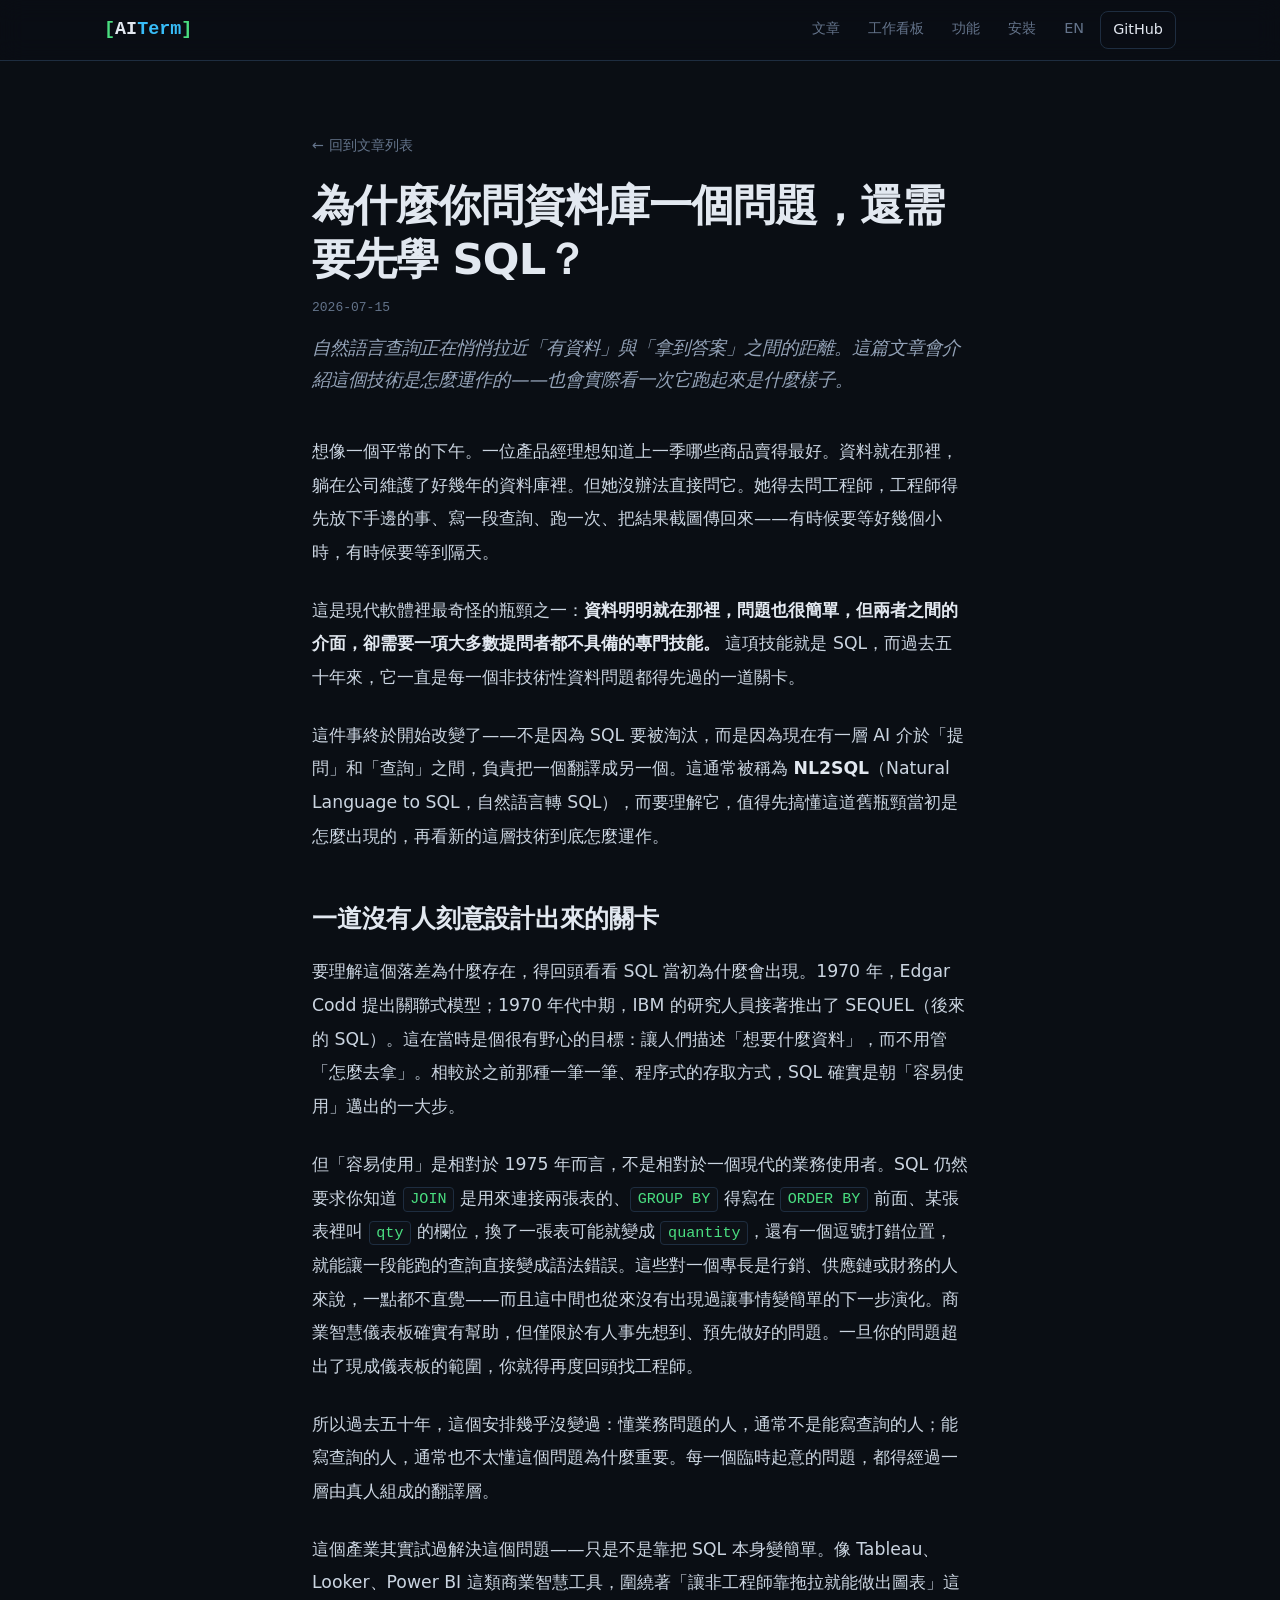
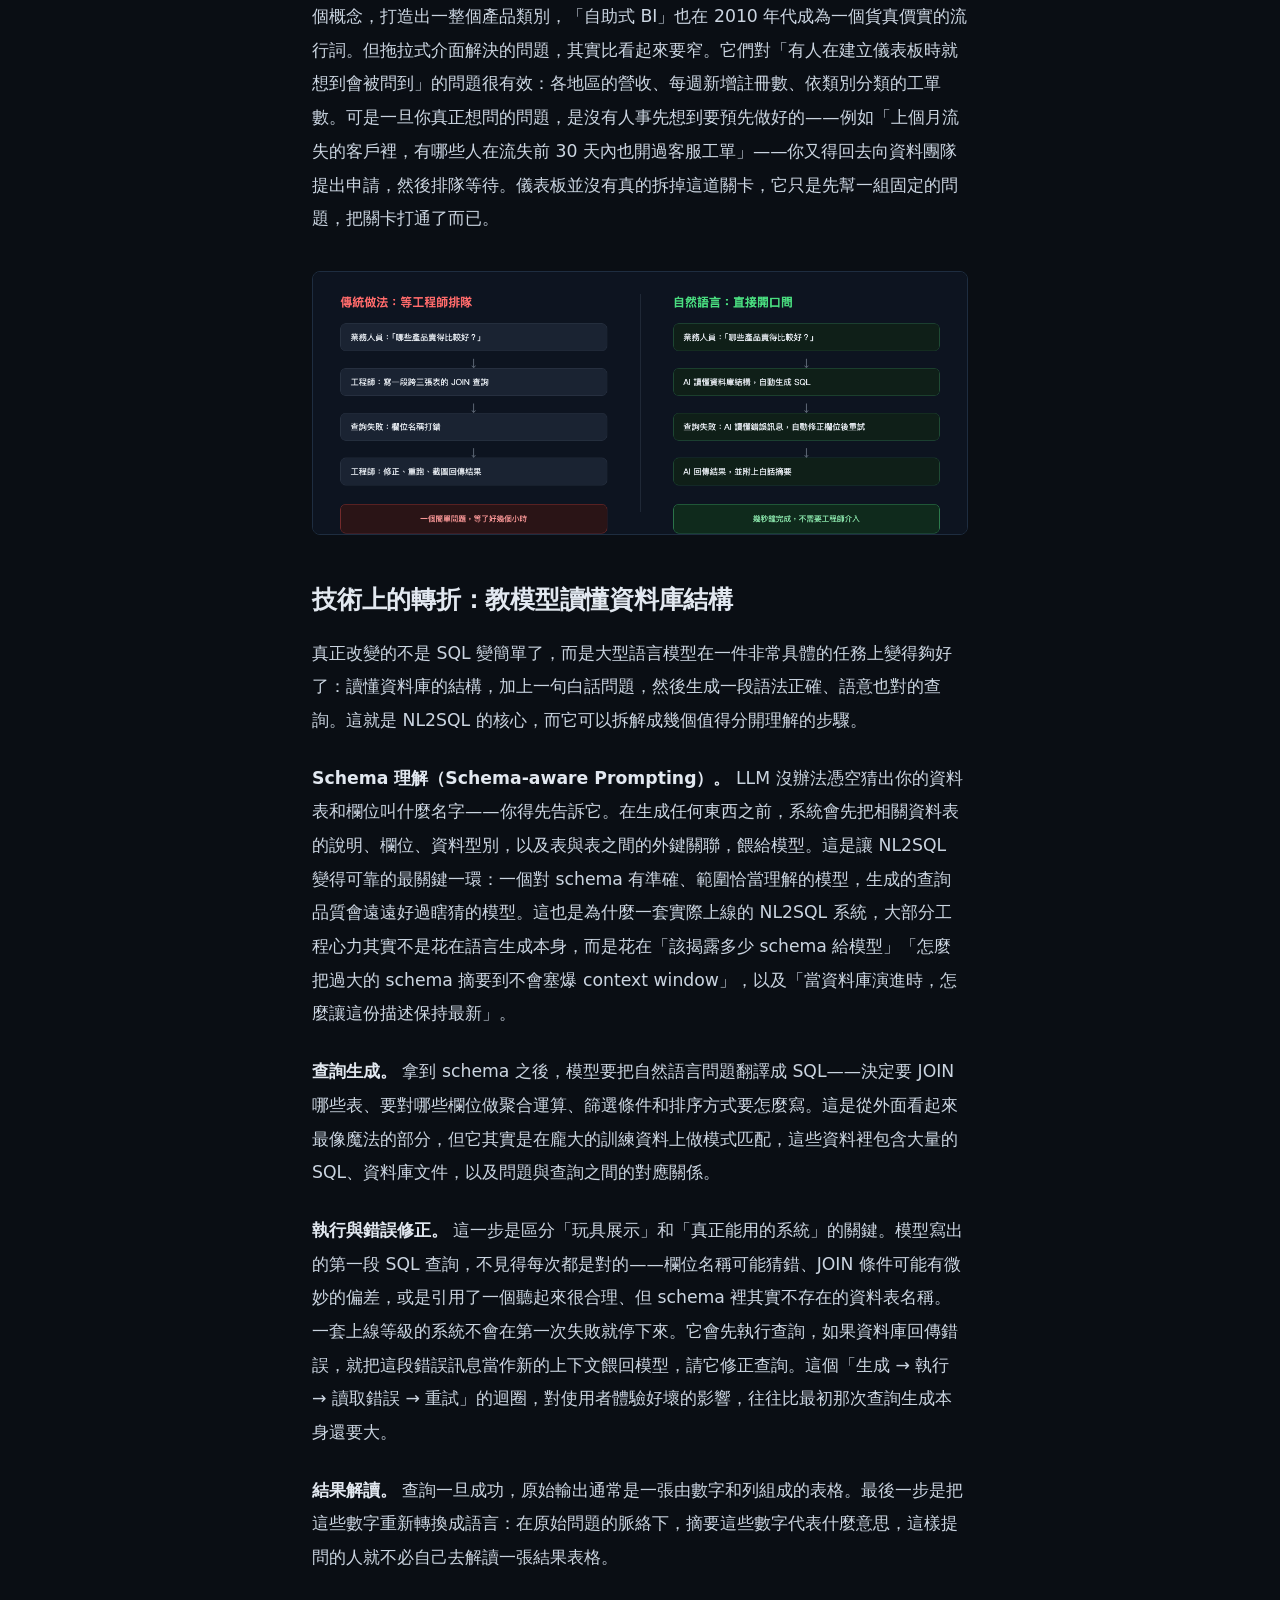
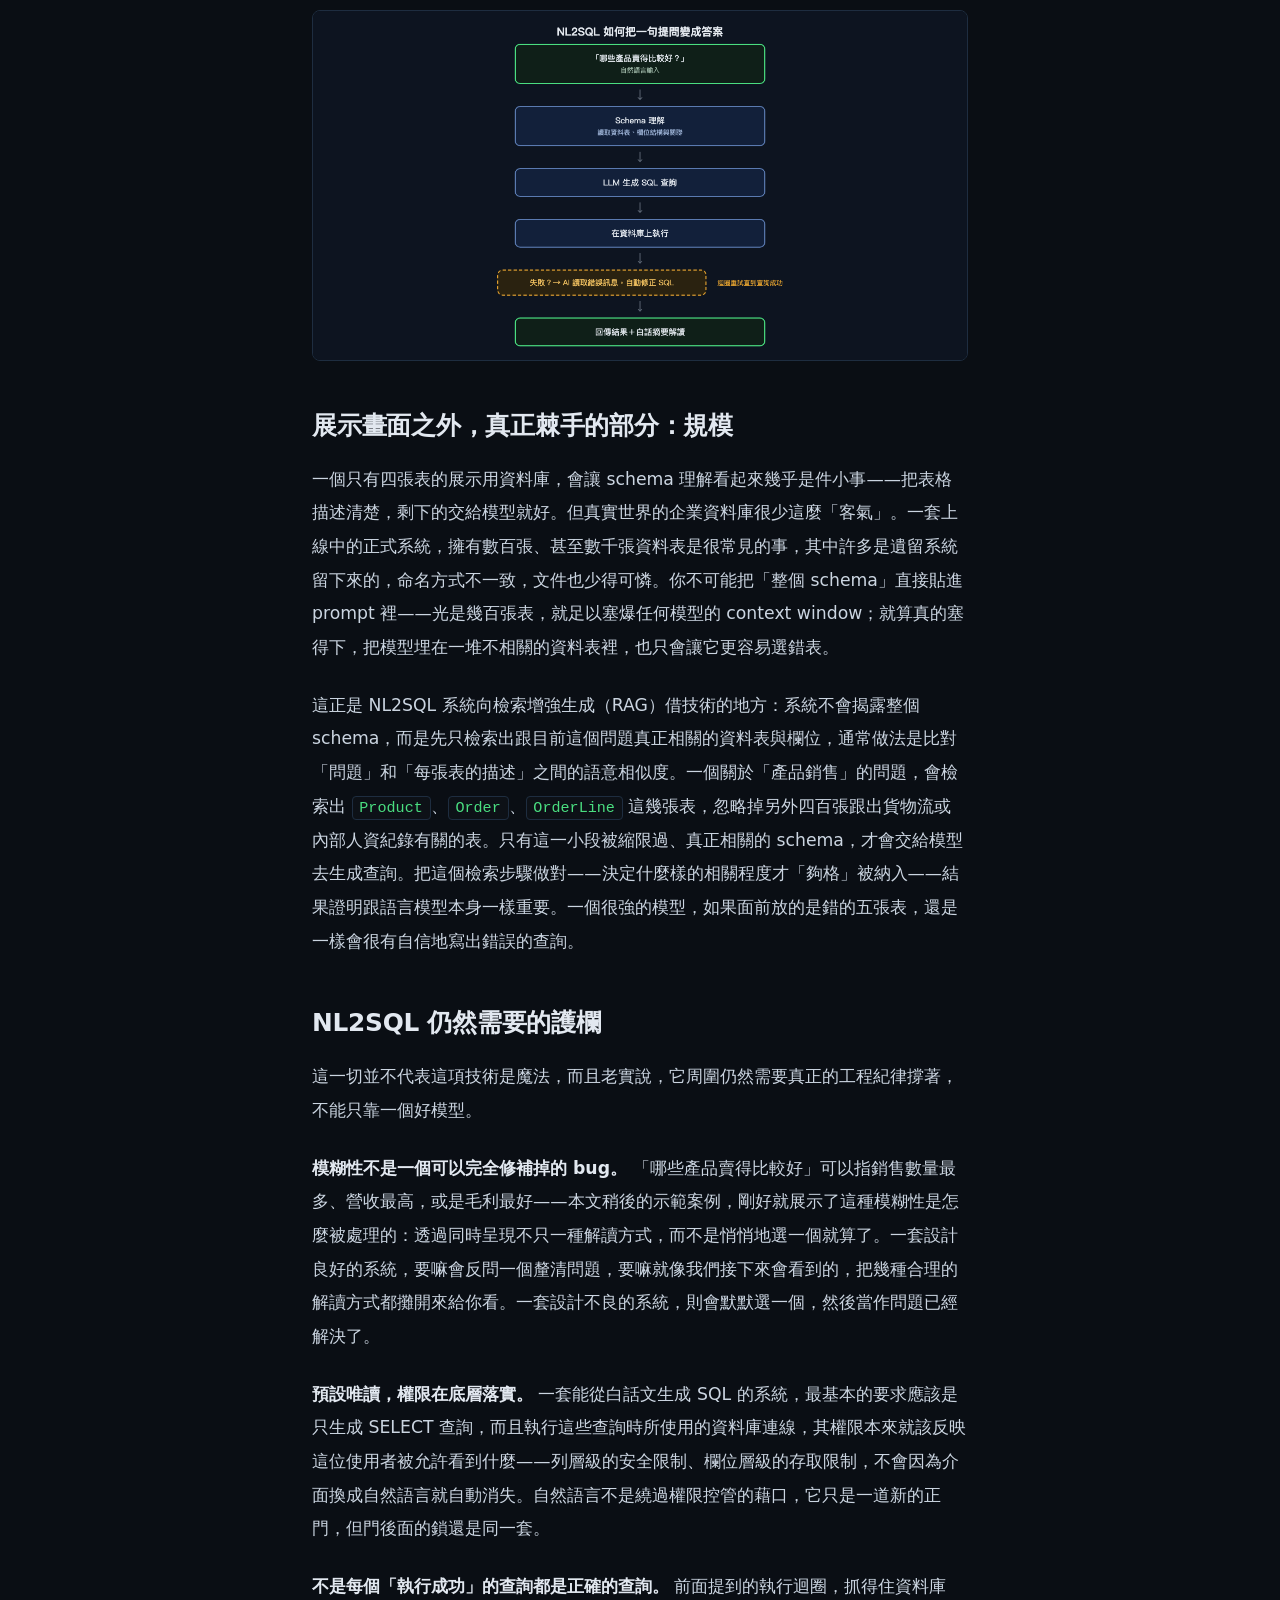
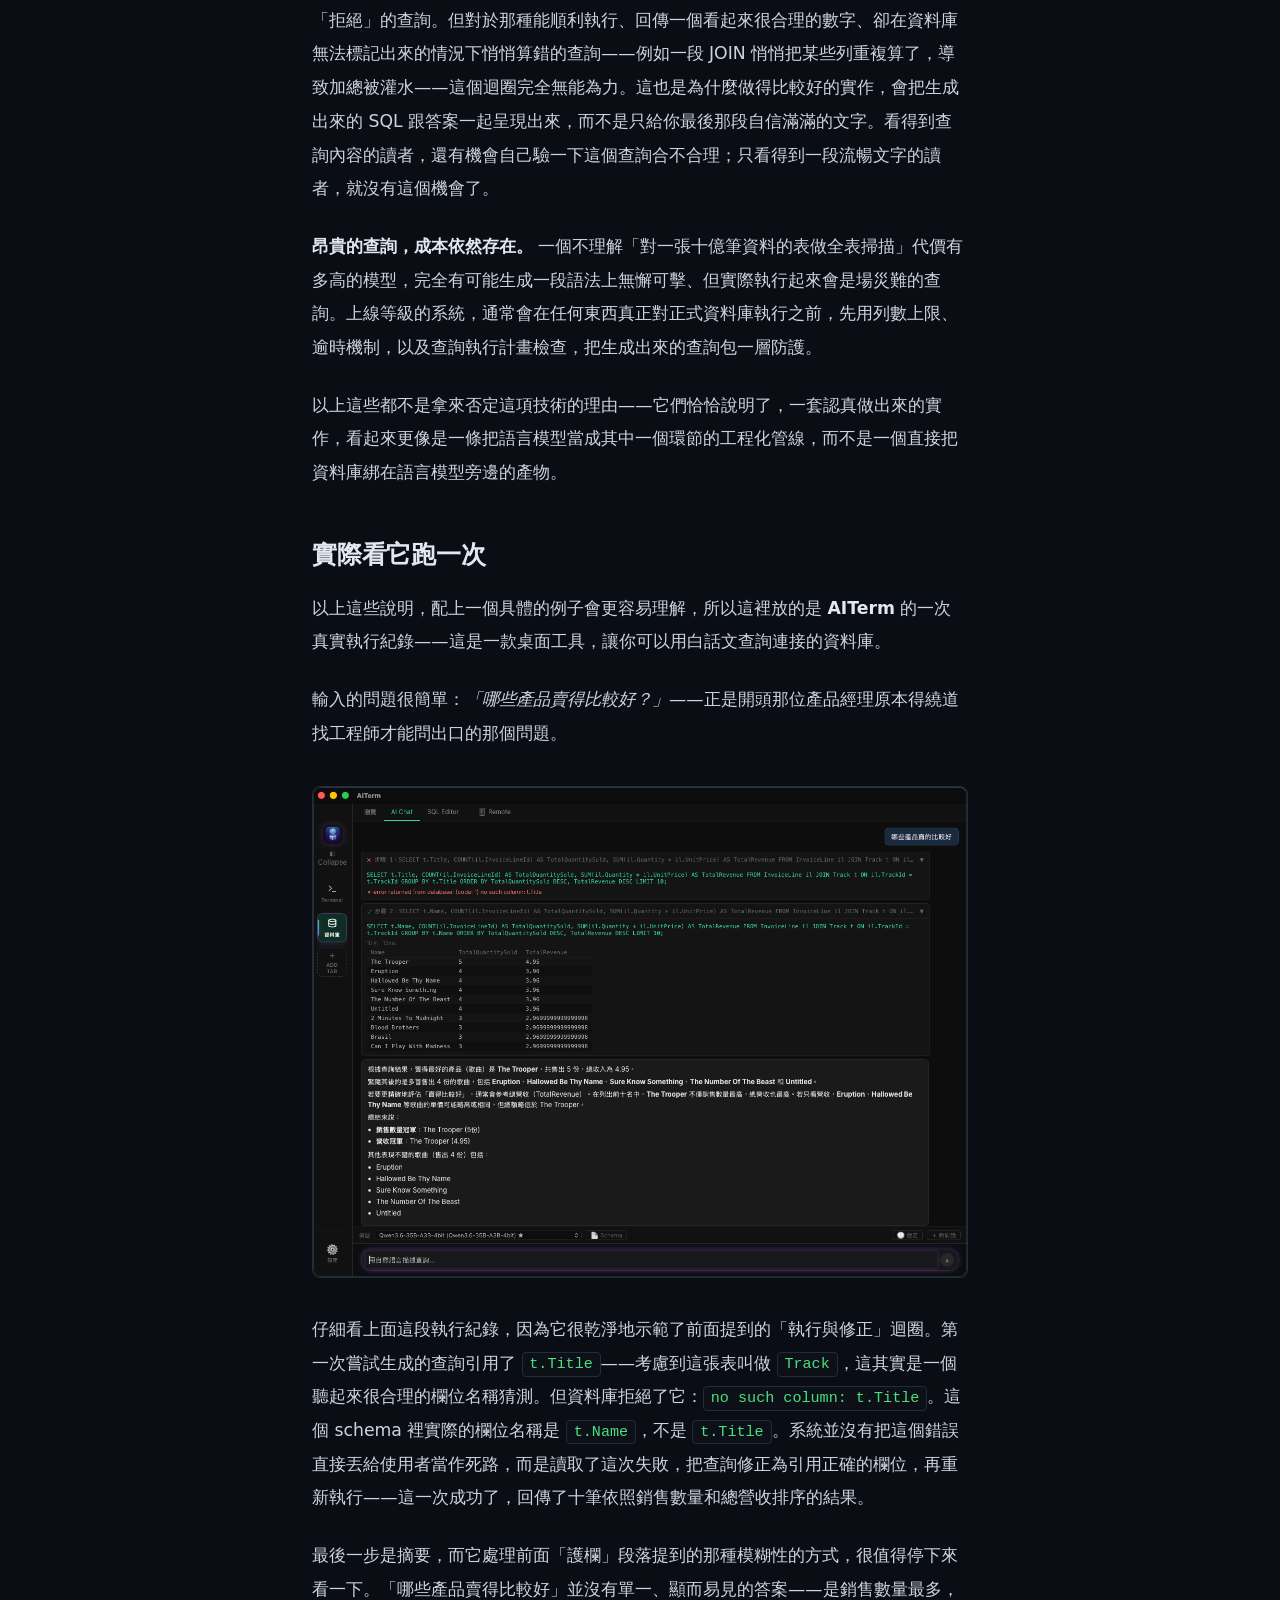
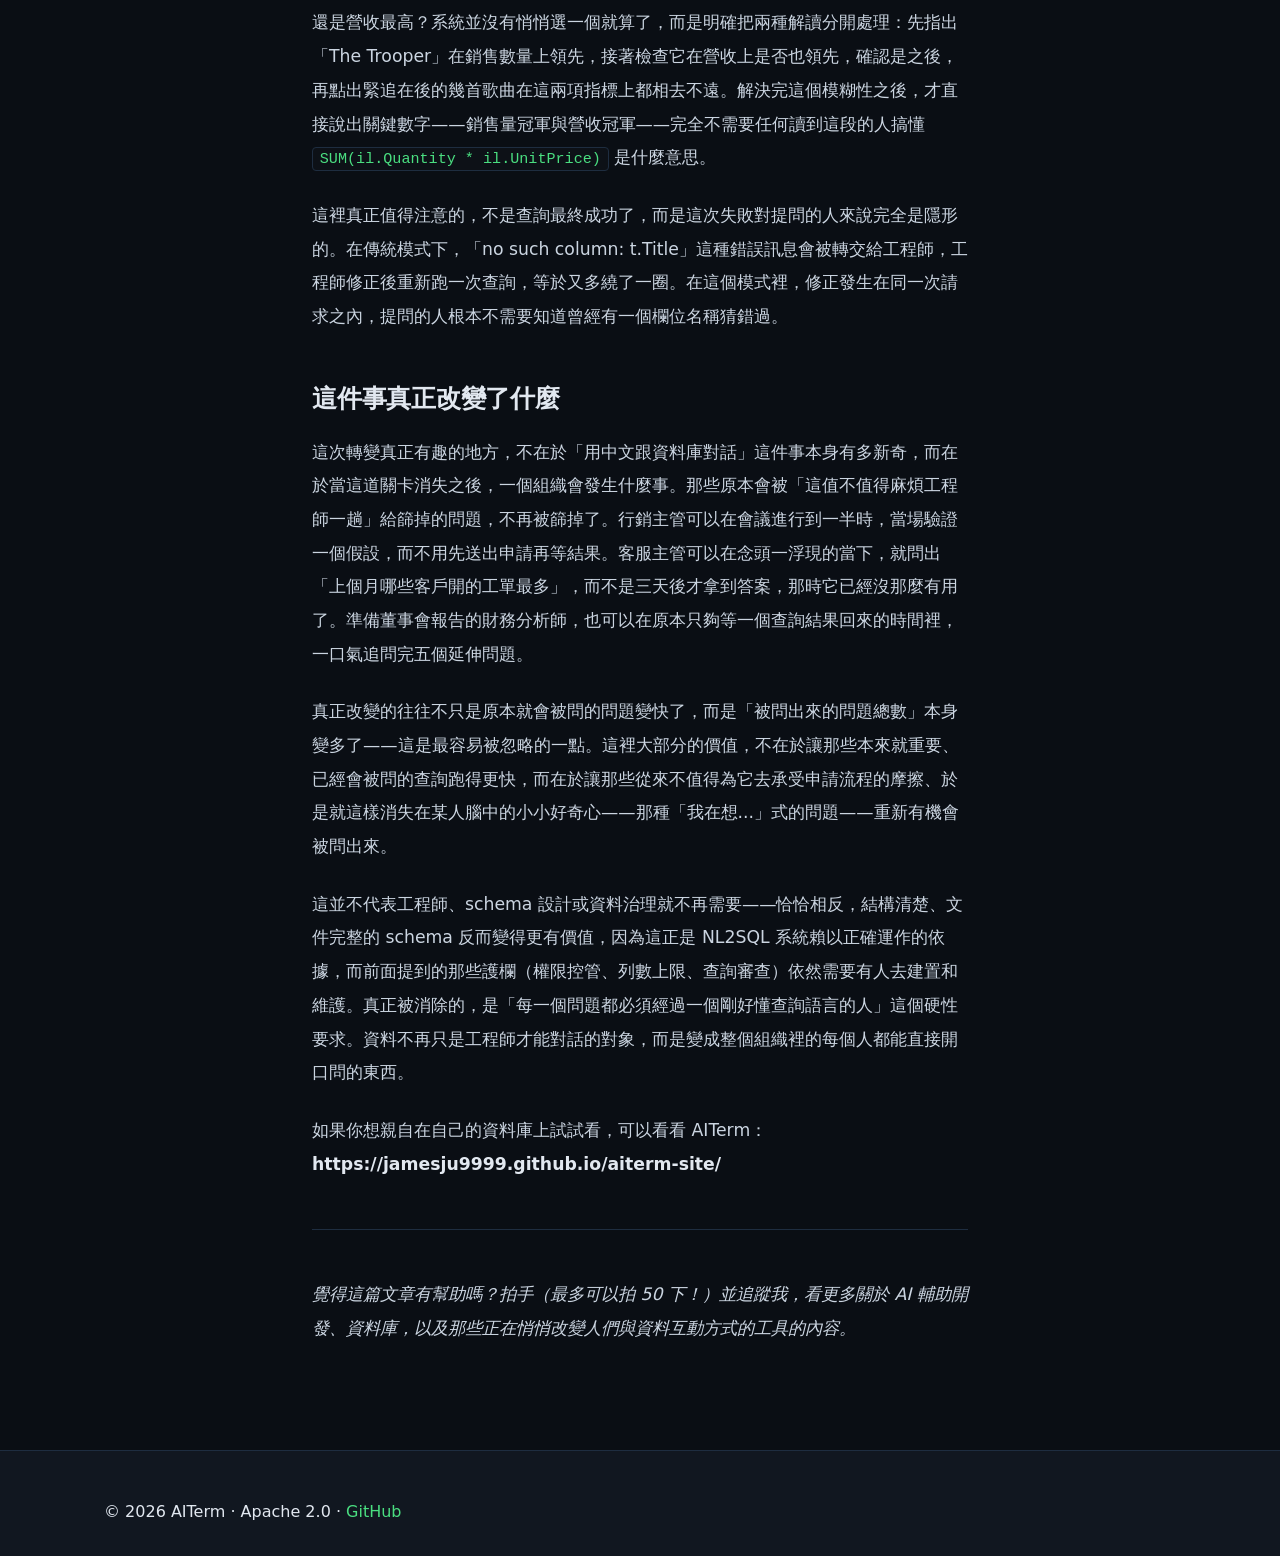
<file: blog/database-natural-language.html>
<!DOCTYPE html>
<html lang="zh-Hant">
<head>
  <meta charset="UTF-8" />
  <meta name="viewport" content="width=device-width, initial-scale=1.0" />
  <title>為什麼你問資料庫一個問題，還需要先學 SQL？ — AITerm</title>
  <meta name="description" content="自然語言查詢正在悄悄拉近「有資料」與「拿到答案」之間的距離。這篇文章會介紹這個技術是怎麼運作的——也會實際看一次它跑起來是什麼樣子。" />
  <link rel="canonical" href="https://aiterm.win/blog/database-natural-language.html" />
  <meta property="og:type" content="article" />
  <meta property="og:title" content="為什麼你問資料庫一個問題，還需要先學 SQL？ — AITerm" />
  <meta property="og:description" content="自然語言查詢正在悄悄拉近「有資料」與「拿到答案」之間的距離。這篇文章會介紹這個技術是怎麼運作的——也會實際看一次它跑起來是什麼樣子。" />
  <meta property="og:url" content="https://aiterm.win/blog/database-natural-language.html" />
  <meta property="og:image" content="https://aiterm.win/og-image.png" />
  <meta name="twitter:card" content="summary_large_image" />
  <meta name="twitter:image" content="https://aiterm.win/og-image.png" />
  <link rel="icon" href="../icon.png" />
  <link rel="stylesheet" href="../style.css" />
  <link rel="stylesheet" href="blog.css" />
</head>
<body>
  <nav class="nav">
    <div class="nav-inner">
      <a href="../index.html" class="nav-logo"><span class="logo-bracket">[</span>AI<span class="logo-term">Term</span><span class="logo-bracket">]</span></a>
      <ul class="nav-links">
        <li><a href="index.html">文章</a></li>
        <li><a href="../index.html#taskboard">工作看板</a></li><li><a href="../index.html#features">功能</a></li><li><a href="../index.html#install">安裝</a></li>
        <li><a href="en.html">EN</a></li>
        <li><a href="https://github.com/jamesju9999/AITERM" target="_blank" rel="noopener" class="nav-github">GitHub</a></li>
      </ul>
    </div>
  </nav>
  <article class="post">
    <div class="post-inner">
      <a class="post-back" href="index.html">← 回到文章列表</a>
      <h1 class="post-title">為什麼你問資料庫一個問題，還需要先學 SQL？</h1>
      <div class="post-meta">2026-07-15</div>
      <p class="post-sub">自然語言查詢正在悄悄拉近「有資料」與「拿到答案」之間的距離。這篇文章會介紹這個技術是怎麼運作的——也會實際看一次它跑起來是什麼樣子。</p>
      <div class="post-body">
<p>想像一個平常的下午。一位產品經理想知道上一季哪些商品賣得最好。資料就在那裡，躺在公司維護了好幾年的資料庫裡。但她沒辦法直接問它。她得去問工程師，工程師得先放下手邊的事、寫一段查詢、跑一次、把結果截圖傳回來——有時候要等好幾個小時，有時候要等到隔天。</p>
<p>這是現代軟體裡最奇怪的瓶頸之一：<strong>資料明明就在那裡，問題也很簡單，但兩者之間的介面，卻需要一項大多數提問者都不具備的專門技能。</strong> 這項技能就是 SQL，而過去五十年來，它一直是每一個非技術性資料問題都得先過的一道關卡。</p>
<p>這件事終於開始改變了——不是因為 SQL 要被淘汰，而是因為現在有一層 AI 介於「提問」和「查詢」之間，負責把一個翻譯成另一個。這通常被稱為 <strong>NL2SQL</strong>（Natural Language to SQL，自然語言轉 SQL），而要理解它，值得先搞懂這道舊瓶頸當初是怎麼出現的，再看新的這層技術到底怎麼運作。</p>
<h2>一道沒有人刻意設計出來的關卡</h2>
<p>要理解這個落差為什麼存在，得回頭看看 SQL 當初為什麼會出現。1970 年，Edgar Codd 提出關聯式模型；1970 年代中期，IBM 的研究人員接著推出了 SEQUEL（後來的 SQL）。這在當時是個很有野心的目標：讓人們描述「想要什麼資料」，而不用管「怎麼去拿」。相較於之前那種一筆一筆、程序式的存取方式，SQL 確實是朝「容易使用」邁出的一大步。</p>
<p>但「容易使用」是相對於 1975 年而言，不是相對於一個現代的業務使用者。SQL 仍然要求你知道 <code>JOIN</code> 是用來連接兩張表的、<code>GROUP BY</code> 得寫在 <code>ORDER BY</code> 前面、某張表裡叫 <code>qty</code> 的欄位，換了一張表可能就變成 <code>quantity</code>，還有一個逗號打錯位置，就能讓一段能跑的查詢直接變成語法錯誤。這些對一個專長是行銷、供應鏈或財務的人來說，一點都不直覺——而且這中間也從來沒有出現過讓事情變簡單的下一步演化。商業智慧儀表板確實有幫助，但僅限於有人事先想到、預先做好的問題。一旦你的問題超出了現成儀表板的範圍，你就得再度回頭找工程師。</p>
<p>所以過去五十年，這個安排幾乎沒變過：懂業務問題的人，通常不是能寫查詢的人；能寫查詢的人，通常也不太懂這個問題為什麼重要。每一個臨時起意的問題，都得經過一層由真人組成的翻譯層。</p>
<p>這個產業其實試過解決這個問題——只是不是靠把 SQL 本身變簡單。像 Tableau、Looker、Power BI 這類商業智慧工具，圍繞著「讓非工程師靠拖拉就能做出圖表」這個概念，打造出一整個產品類別，「自助式 BI」也在 2010 年代成為一個貨真價實的流行詞。但拖拉式介面解決的問題，其實比看起來要窄。它們對「有人在建立儀表板時就想到會被問到」的問題很有效：各地區的營收、每週新增註冊數、依類別分類的工單數。可是一旦你真正想問的問題，是沒有人事先想到要預先做好的——例如「上個月流失的客戶裡，有哪些人在流失前 30 天內也開過客服工單」——你又得回去向資料團隊提出申請，然後排隊等待。儀表板並沒有真的拆掉這道關卡，它只是先幫一組固定的問題，把關卡打通了而已。</p>
<figure><img src="images/database-natural-language/01-compare.png" alt="傳統一問一答 vs. 直接問資料庫" loading="lazy"></figure>
<h2>技術上的轉折：教模型讀懂資料庫結構</h2>
<p>真正改變的不是 SQL 變簡單了，而是大型語言模型在一件非常具體的任務上變得夠好了：讀懂資料庫的結構，加上一句白話問題，然後生成一段語法正確、語意也對的查詢。這就是 NL2SQL 的核心，而它可以拆解成幾個值得分開理解的步驟。</p>
<p><strong>Schema 理解（Schema-aware Prompting）。</strong> LLM 沒辦法憑空猜出你的資料表和欄位叫什麼名字——你得先告訴它。在生成任何東西之前，系統會先把相關資料表的說明、欄位、資料型別，以及表與表之間的外鍵關聯，餵給模型。這是讓 NL2SQL 變得可靠的最關鍵一環：一個對 schema 有準確、範圍恰當理解的模型，生成的查詢品質會遠遠好過瞎猜的模型。這也是為什麼一套實際上線的 NL2SQL 系統，大部分工程心力其實不是花在語言生成本身，而是花在「該揭露多少 schema 給模型」「怎麼把過大的 schema 摘要到不會塞爆 context window」，以及「當資料庫演進時，怎麼讓這份描述保持最新」。</p>
<p><strong>查詢生成。</strong> 拿到 schema 之後，模型要把自然語言問題翻譯成 SQL——決定要 JOIN 哪些表、要對哪些欄位做聚合運算、篩選條件和排序方式要怎麼寫。這是從外面看起來最像魔法的部分，但它其實是在龐大的訓練資料上做模式匹配，這些資料裡包含大量的 SQL、資料庫文件，以及問題與查詢之間的對應關係。</p>
<p><strong>執行與錯誤修正。</strong> 這一步是區分「玩具展示」和「真正能用的系統」的關鍵。模型寫出的第一段 SQL 查詢，不見得每次都是對的——欄位名稱可能猜錯、JOIN 條件可能有微妙的偏差，或是引用了一個聽起來很合理、但 schema 裡其實不存在的資料表名稱。一套上線等級的系統不會在第一次失敗就停下來。它會先執行查詢，如果資料庫回傳錯誤，就把這段錯誤訊息當作新的上下文餵回模型，請它修正查詢。這個「生成 → 執行 → 讀取錯誤 → 重試」的迴圈，對使用者體驗好壞的影響，往往比最初那次查詢生成本身還要大。</p>
<p><strong>結果解讀。</strong> 查詢一旦成功，原始輸出通常是一張由數字和列組成的表格。最後一步是把這些數字重新轉換成語言：在原始問題的脈絡下，摘要這些數字代表什麼意思，這樣提問的人就不必自己去解讀一張結果表格。</p>
<figure><img src="images/database-natural-language/02-nl2sql-flow.png" alt="NL2SQL 如何把一句提問變成答案" loading="lazy"></figure>
<h2>展示畫面之外，真正棘手的部分：規模</h2>
<p>一個只有四張表的展示用資料庫，會讓 schema 理解看起來幾乎是件小事——把表格描述清楚，剩下的交給模型就好。但真實世界的企業資料庫很少這麼「客氣」。一套上線中的正式系統，擁有數百張、甚至數千張資料表是很常見的事，其中許多是遺留系統留下來的，命名方式不一致，文件也少得可憐。你不可能把「整個 schema」直接貼進 prompt 裡——光是幾百張表，就足以塞爆任何模型的 context window；就算真的塞得下，把模型埋在一堆不相關的資料表裡，也只會讓它更容易選錯表。</p>
<p>這正是 NL2SQL 系統向檢索增強生成（RAG）借技術的地方：系統不會揭露整個 schema，而是先只檢索出跟目前這個問題真正相關的資料表與欄位，通常做法是比對「問題」和「每張表的描述」之間的語意相似度。一個關於「產品銷售」的問題，會檢索出 <code>Product</code>、<code>Order</code>、<code>OrderLine</code> 這幾張表，忽略掉另外四百張跟出貨物流或內部人資紀錄有關的表。只有這一小段被縮限過、真正相關的 schema，才會交給模型去生成查詢。把這個檢索步驟做對——決定什麼樣的相關程度才「夠格」被納入——結果證明跟語言模型本身一樣重要。一個很強的模型，如果面前放的是錯的五張表，還是一樣會很有自信地寫出錯誤的查詢。</p>
<h2>NL2SQL 仍然需要的護欄</h2>
<p>這一切並不代表這項技術是魔法，而且老實說，它周圍仍然需要真正的工程紀律撐著，不能只靠一個好模型。</p>
<p><strong>模糊性不是一個可以完全修補掉的 bug。</strong> 「哪些產品賣得比較好」可以指銷售數量最多、營收最高，或是毛利最好——本文稍後的示範案例，剛好就展示了這種模糊性是怎麼被處理的：透過同時呈現不只一種解讀方式，而不是悄悄地選一個就算了。一套設計良好的系統，要嘛會反問一個釐清問題，要嘛就像我們接下來會看到的，把幾種合理的解讀方式都攤開來給你看。一套設計不良的系統，則會默默選一個，然後當作問題已經解決了。</p>
<p><strong>預設唯讀，權限在底層落實。</strong> 一套能從白話文生成 SQL 的系統，最基本的要求應該是只生成 SELECT 查詢，而且執行這些查詢時所使用的資料庫連線，其權限本來就該反映這位使用者被允許看到什麼——列層級的安全限制、欄位層級的存取限制，不會因為介面換成自然語言就自動消失。自然語言不是繞過權限控管的藉口，它只是一道新的正門，但門後面的鎖還是同一套。</p>
<p><strong>不是每個「執行成功」的查詢都是正確的查詢。</strong> 前面提到的執行迴圈，抓得住資料庫「拒絕」的查詢。但對於那種能順利執行、回傳一個看起來很合理的數字、卻在資料庫無法標記出來的情況下悄悄算錯的查詢——例如一段 JOIN 悄悄把某些列重複算了，導致加總被灌水——這個迴圈完全無能為力。這也是為什麼做得比較好的實作，會把生成出來的 SQL 跟答案一起呈現出來，而不是只給你最後那段自信滿滿的文字。看得到查詢內容的讀者，還有機會自己驗一下這個查詢合不合理；只看得到一段流暢文字的讀者，就沒有這個機會了。</p>
<p><strong>昂貴的查詢，成本依然存在。</strong> 一個不理解「對一張十億筆資料的表做全表掃描」代價有多高的模型，完全有可能生成一段語法上無懈可擊、但實際執行起來會是場災難的查詢。上線等級的系統，通常會在任何東西真正對正式資料庫執行之前，先用列數上限、逾時機制，以及查詢執行計畫檢查，把生成出來的查詢包一層防護。</p>
<p>以上這些都不是拿來否定這項技術的理由——它們恰恰說明了，一套認真做出來的實作，看起來更像是一條把語言模型當成其中一個環節的工程化管線，而不是一個直接把資料庫綁在語言模型旁邊的產物。</p>
<h2>實際看它跑一次</h2>
<p>以上這些說明，配上一個具體的例子會更容易理解，所以這裡放的是 <strong>AITerm</strong> 的一次真實執行紀錄——這是一款桌面工具，讓你可以用白話文查詢連接的資料庫。</p>
<p>輸入的問題很簡單：<em>「哪些產品賣得比較好？」</em>——正是開頭那位產品經理原本得繞道找工程師才能問出口的那個問題。</p>
<figure><img src="images/database-natural-language/03-aiterm-demo.png" alt="AITerm 處理一次自然語言查詢，過程中包含一次自動錯誤修正" loading="lazy"></figure>
<p>仔細看上面這段執行紀錄，因為它很乾淨地示範了前面提到的「執行與修正」迴圈。第一次嘗試生成的查詢引用了 <code>t.Title</code>——考慮到這張表叫做 <code>Track</code>，這其實是一個聽起來很合理的欄位名稱猜測。但資料庫拒絕了它：<code>no such column: t.Title</code>。這個 schema 裡實際的欄位名稱是 <code>t.Name</code>，不是 <code>t.Title</code>。系統並沒有把這個錯誤直接丟給使用者當作死路，而是讀取了這次失敗，把查詢修正為引用正確的欄位，再重新執行——這一次成功了，回傳了十筆依照銷售數量和總營收排序的結果。</p>
<p>最後一步是摘要，而它處理前面「護欄」段落提到的那種模糊性的方式，很值得停下來看一下。「哪些產品賣得比較好」並沒有單一、顯而易見的答案——是銷售數量最多，還是營收最高？系統並沒有悄悄選一個就算了，而是明確把兩種解讀分開處理：先指出「The Trooper」在銷售數量上領先，接著檢查它在營收上是否也領先，確認是之後，再點出緊追在後的幾首歌曲在這兩項指標上都相去不遠。解決完這個模糊性之後，才直接說出關鍵數字——銷售量冠軍與營收冠軍——完全不需要任何讀到這段的人搞懂 <code>SUM(il.Quantity * il.UnitPrice)</code> 是什麼意思。</p>
<p>這裡真正值得注意的，不是查詢最終成功了，而是這次失敗對提問的人來說完全是隱形的。在傳統模式下，「no such column: t.Title」這種錯誤訊息會被轉交給工程師，工程師修正後重新跑一次查詢，等於又多繞了一圈。在這個模式裡，修正發生在同一次請求之內，提問的人根本不需要知道曾經有一個欄位名稱猜錯過。</p>
<h2>這件事真正改變了什麼</h2>
<p>這次轉變真正有趣的地方，不在於「用中文跟資料庫對話」這件事本身有多新奇，而在於當這道關卡消失之後，一個組織會發生什麼事。那些原本會被「這值不值得麻煩工程師一趟」給篩掉的問題，不再被篩掉了。行銷主管可以在會議進行到一半時，當場驗證一個假設，而不用先送出申請再等結果。客服主管可以在念頭一浮現的當下，就問出「上個月哪些客戶開的工單最多」，而不是三天後才拿到答案，那時它已經沒那麼有用了。準備董事會報告的財務分析師，也可以在原本只夠等一個查詢結果回來的時間裡，一口氣追問完五個延伸問題。</p>
<p>真正改變的往往不只是原本就會被問的問題變快了，而是「被問出來的問題總數」本身變多了——這是最容易被忽略的一點。這裡大部分的價值，不在於讓那些本來就重要、已經會被問的查詢跑得更快，而在於讓那些從來不值得為它去承受申請流程的摩擦、於是就這樣消失在某人腦中的小小好奇心——那種「我在想...」式的問題——重新有機會被問出來。</p>
<p>這並不代表工程師、schema 設計或資料治理就不再需要——恰恰相反，結構清楚、文件完整的 schema 反而變得更有價值，因為這正是 NL2SQL 系統賴以正確運作的依據，而前面提到的那些護欄（權限控管、列數上限、查詢審查）依然需要有人去建置和維護。真正被消除的，是「每一個問題都必須經過一個剛好懂查詢語言的人」這個硬性要求。資料不再只是工程師才能對話的對象，而是變成整個組織裡的每個人都能直接開口問的東西。</p>
<p>如果你想親自在自己的資料庫上試試看，可以看看 AITerm：<strong>https://jamesju9999.github.io/aiterm-site/</strong></p>
<hr>
<p><em>覺得這篇文章有幫助嗎？拍手（最多可以拍 50 下！）並追蹤我，看更多關於 AI 輔助開發、資料庫，以及那些正在悄悄改變人們與資料互動方式的工具的內容。</em></p>
      </div>

    </div>
  </article>

  <footer class="footer">
    <div class="container">
      <p>© 2026 AITerm · Apache 2.0 · <a href="https://github.com/jamesju9999/AITERM" target="_blank" rel="noopener">GitHub</a></p>
    </div>
  </footer>
</body>
</html>
</file>
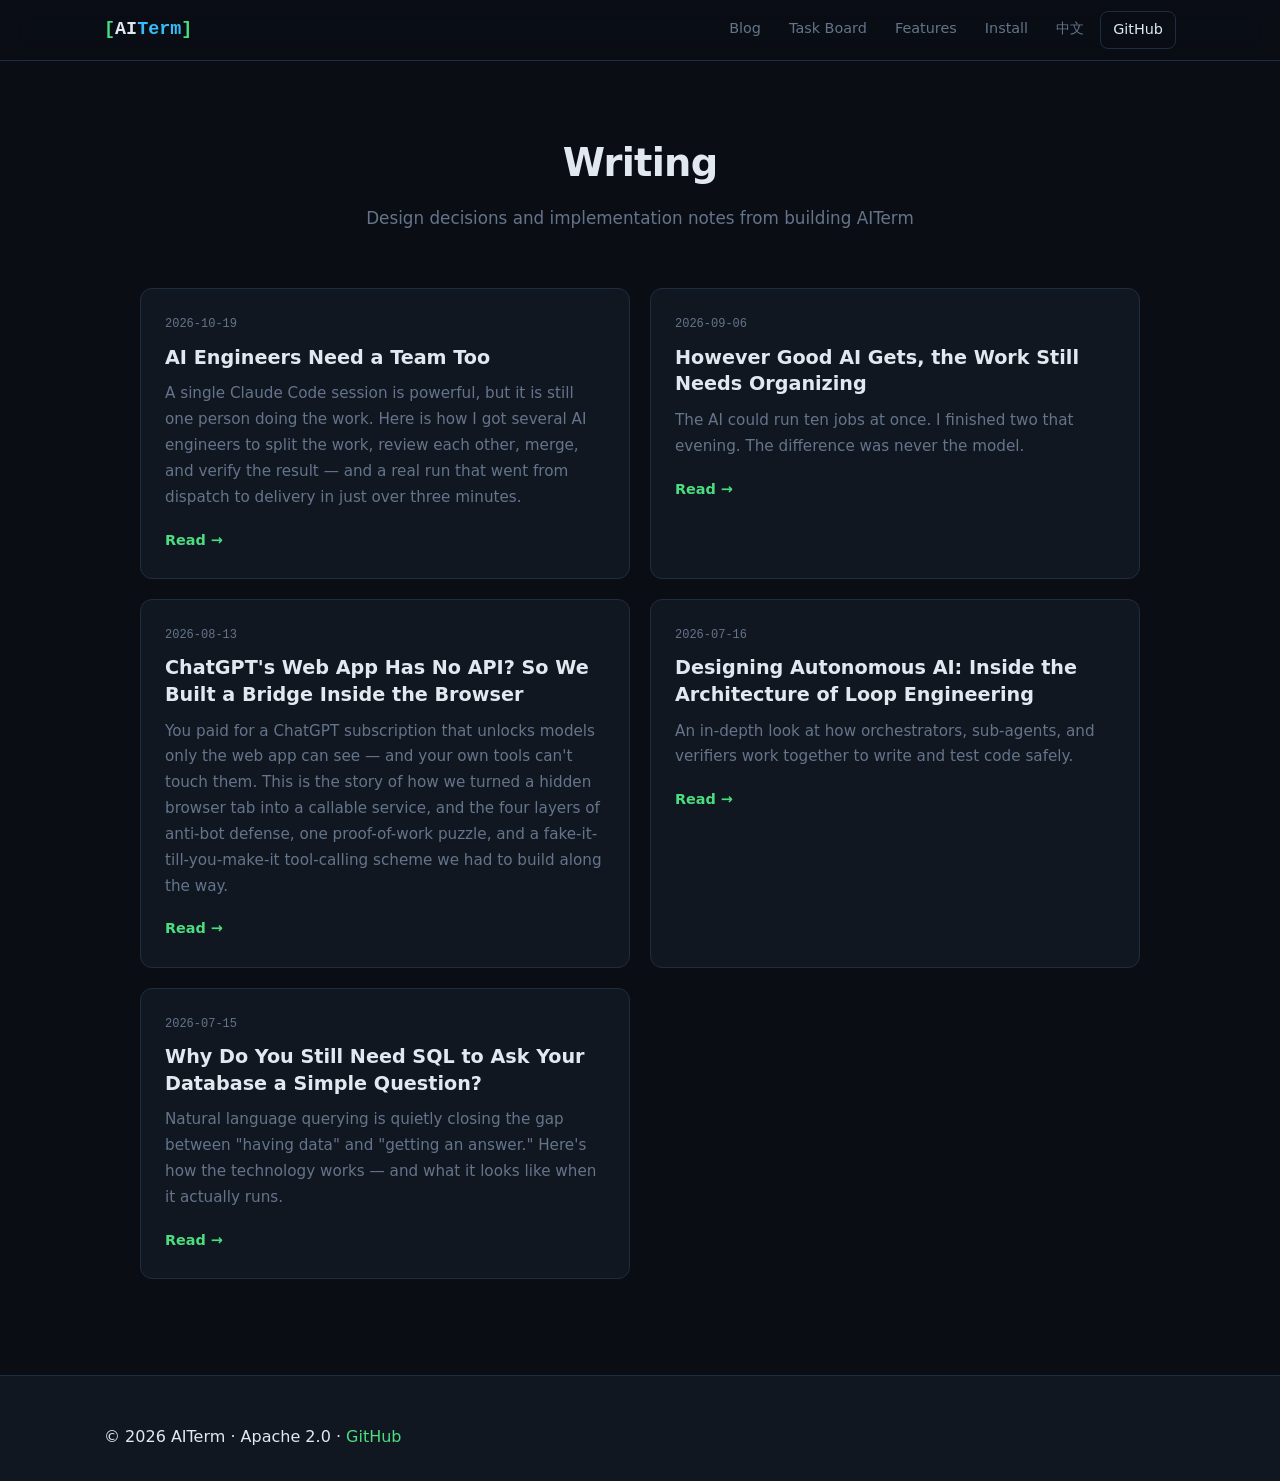
<file: blog/en.html>
<!DOCTYPE html>
<html lang="en">
<head>
  <meta charset="UTF-8" />
  <meta name="viewport" content="width=device-width, initial-scale=1.0" />
  <title>AITerm Blog</title>
  <meta name="description" content="Design decisions and implementation notes from building AITerm" />
  <link rel="canonical" href="https://aiterm.win/blog/en.html" />
  <meta property="og:type" content="article" />
  <meta property="og:title" content="AITerm Blog" />
  <meta property="og:description" content="Design decisions and implementation notes from building AITerm" />
  <meta property="og:url" content="https://aiterm.win/blog/en.html" />
  <meta property="og:image" content="https://aiterm.win/og-image.png" />
  <meta name="twitter:card" content="summary_large_image" />
  <meta name="twitter:image" content="https://aiterm.win/og-image.png" />
  <link rel="icon" href="../icon.png" />
  <link rel="stylesheet" href="../style.css" />
  <link rel="stylesheet" href="blog.css" />
</head>
<body>
  <nav class="nav">
    <div class="nav-inner">
      <a href="../index.html" class="nav-logo"><span class="logo-bracket">[</span>AI<span class="logo-term">Term</span><span class="logo-bracket">]</span></a>
      <ul class="nav-links">
        <li><a href="en.html">Blog</a></li>
        <li><a href="../en.html#taskboard">Task Board</a></li><li><a href="../en.html#features">Features</a></li><li><a href="../en.html#install">Install</a></li>
        <li><a href="index.html">中文</a></li>
        <li><a href="https://github.com/jamesju9999/AITERM" target="_blank" rel="noopener" class="nav-github">GitHub</a></li>
      </ul>
    </div>
  </nav>
  <section class="section post-list">
    <div class="container">
      <h1 class="section-title">Writing</h1>
      <p class="section-sub">Design decisions and implementation notes from building AITerm</p>
      <div class="post-grid">
        <a class="post-card" href="agent-collaboration-en.html">
          <div class="post-card-date">2026-10-19</div>
          <h2>AI Engineers Need a Team Too</h2>
          <p>A single Claude Code session is powerful, but it is still one person doing the work. Here is how I got several AI engineers to split the work, review each other, merge, and verify the result — and a real run that went from dispatch to delivery in just over three minutes.</p>
          <span class="post-card-more">Read →</span>
        </a>
        <a class="post-card" href="work-still-needs-organizing-en.html">
          <div class="post-card-date">2026-09-06</div>
          <h2>However Good AI Gets, the Work Still Needs Organizing</h2>
          <p>The AI could run ten jobs at once. I finished two that evening. The difference was never the model.</p>
          <span class="post-card-more">Read →</span>
        </a>
        <a class="post-card" href="chatgpt-web-bridge-en.html">
          <div class="post-card-date">2026-08-13</div>
          <h2>ChatGPT's Web App Has No API? So We Built a Bridge Inside the Browser</h2>
          <p>You paid for a ChatGPT subscription that unlocks models only the web app can see — and your own tools can't touch them. This is the story of how we turned a hidden browser tab into a callable service, and the four layers of anti-bot defense, one proof-of-work puzzle, and a fake-it-till-you-make-it tool-calling scheme we had to build along the way.</p>
          <span class="post-card-more">Read →</span>
        </a>
        <a class="post-card" href="loop-engineering-en.html">
          <div class="post-card-date">2026-07-16</div>
          <h2>Designing Autonomous AI: Inside the Architecture of Loop Engineering</h2>
          <p>An in-depth look at how orchestrators, sub-agents, and verifiers work together to write and test code safely.</p>
          <span class="post-card-more">Read →</span>
        </a>
        <a class="post-card" href="database-natural-language-en.html">
          <div class="post-card-date">2026-07-15</div>
          <h2>Why Do You Still Need SQL to Ask Your Database a Simple Question?</h2>
          <p>Natural language querying is quietly closing the gap between "having data" and "getting an answer." Here's how the technology works — and what it looks like when it actually runs.</p>
          <span class="post-card-more">Read →</span>
        </a>
      </div>
    </div>
  </section>

  <footer class="footer">
    <div class="container">
      <p>© 2026 AITerm · Apache 2.0 · <a href="https://github.com/jamesju9999/AITERM" target="_blank" rel="noopener">GitHub</a></p>
    </div>
  </footer>
</body>
</html>
</file>
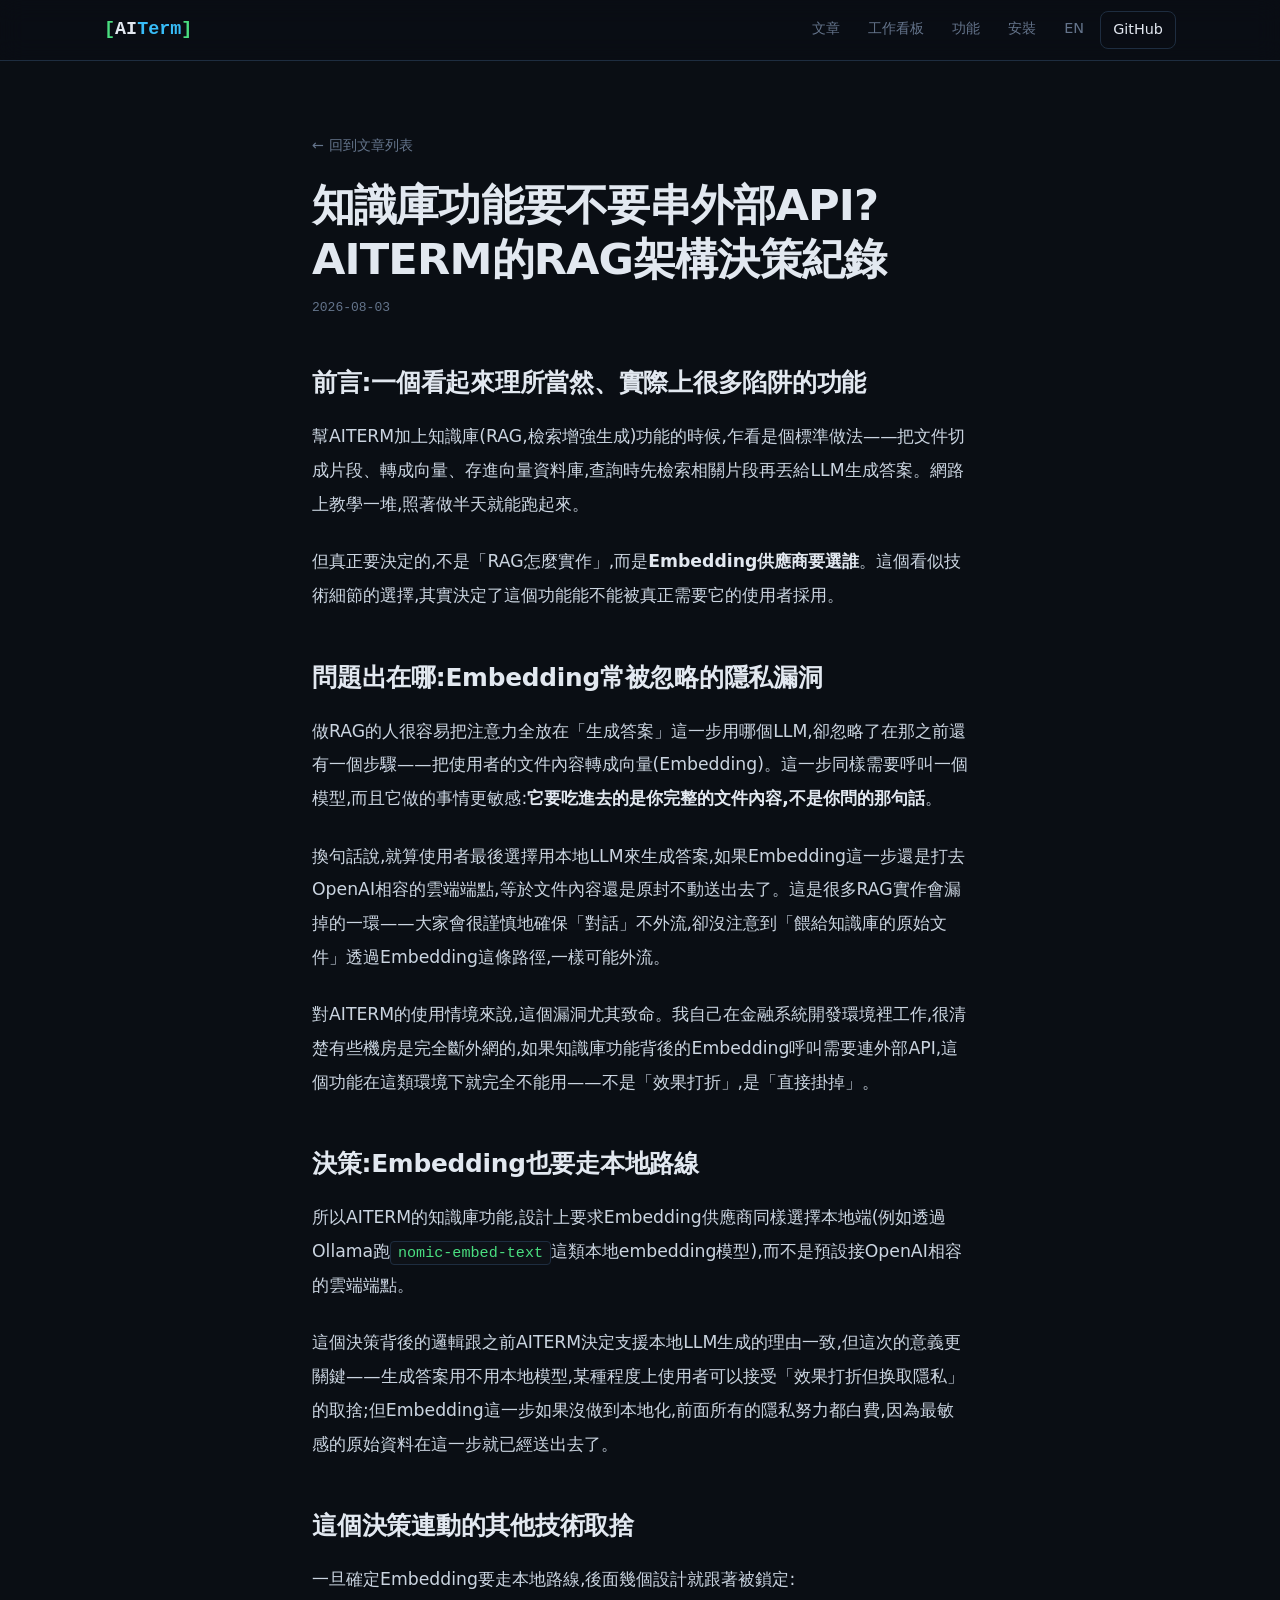
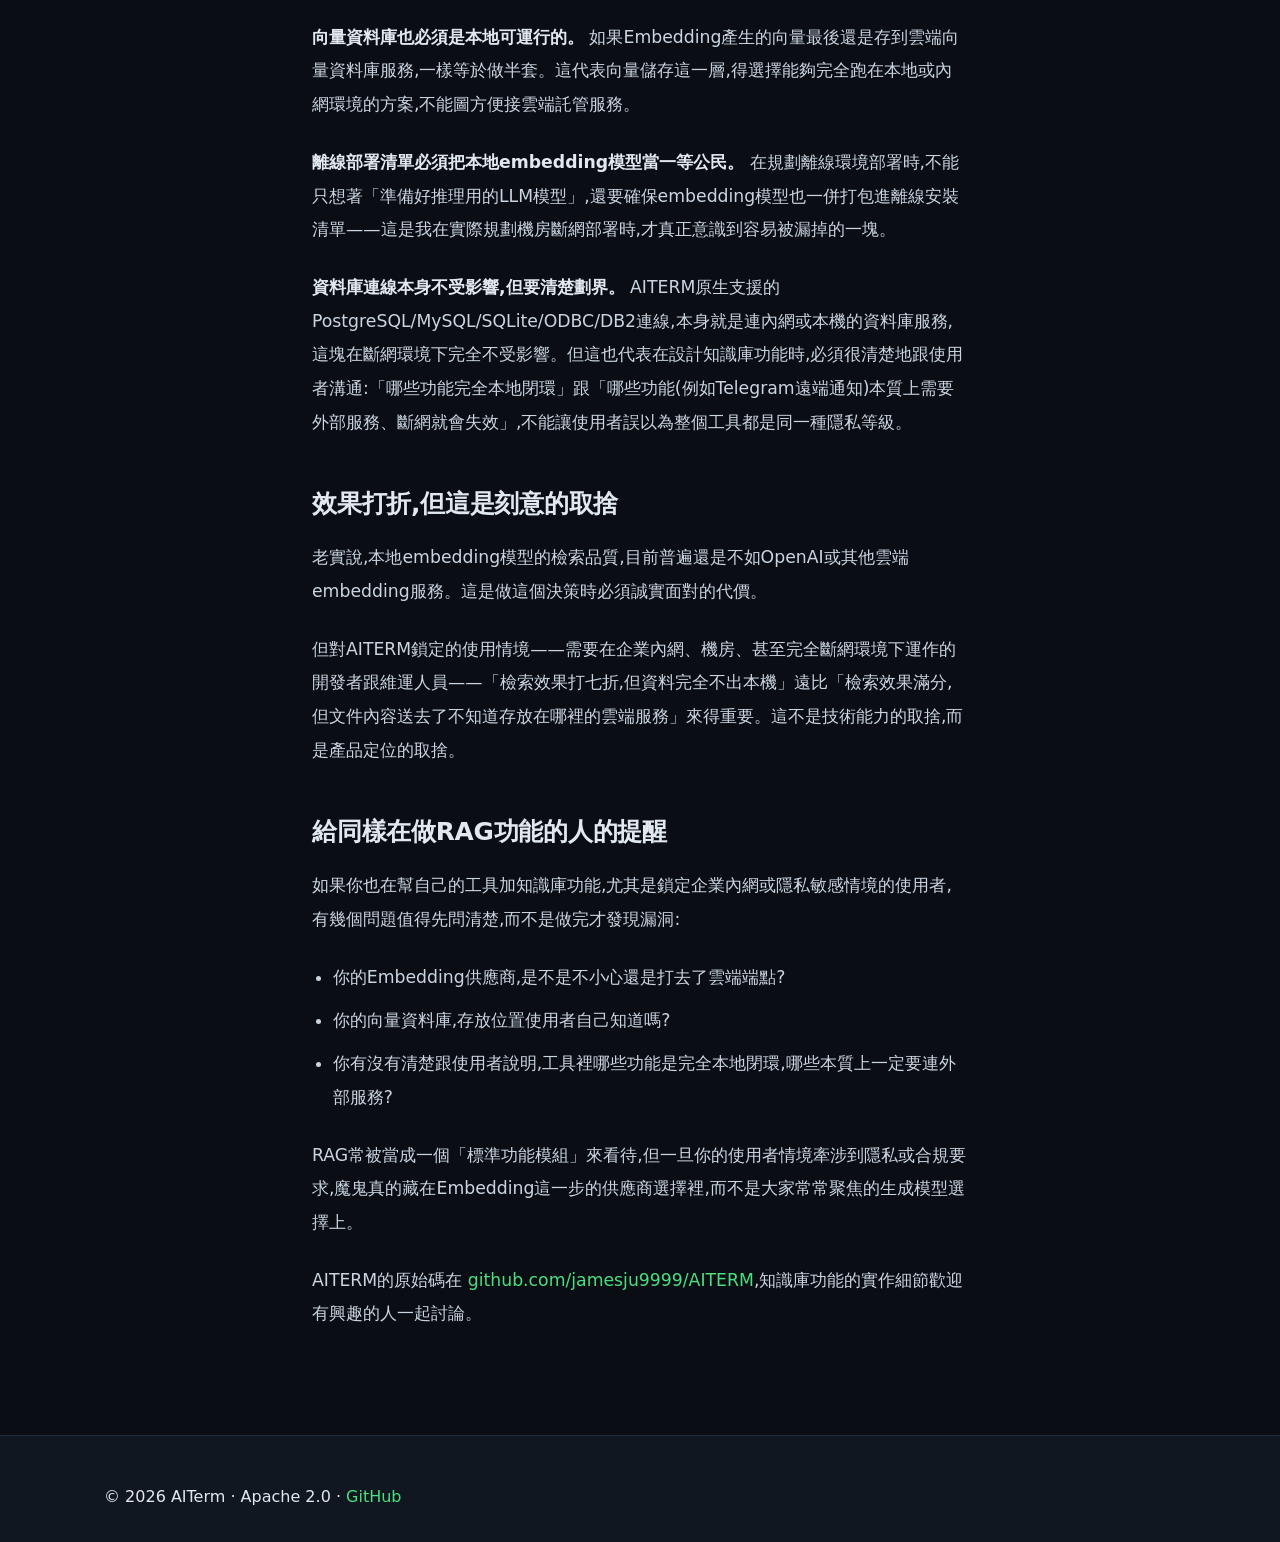
<file: blog/knowledge-base-rag.html>
<!DOCTYPE html>
<html lang="zh-Hant">
<head>
  <meta charset="UTF-8" />
  <meta name="viewport" content="width=device-width, initial-scale=1.0" />
  <title>知識庫功能要不要串外部API?AITERM的RAG架構決策紀錄 — AITerm</title>
  <meta name="description" content="知識庫功能要不要串外部API?AITERM的RAG架構決策紀錄" />
  <link rel="canonical" href="https://aiterm.win/blog/knowledge-base-rag.html" />
  <meta property="og:type" content="article" />
  <meta property="og:title" content="知識庫功能要不要串外部API?AITERM的RAG架構決策紀錄 — AITerm" />
  <meta property="og:description" content="知識庫功能要不要串外部API?AITERM的RAG架構決策紀錄" />
  <meta property="og:url" content="https://aiterm.win/blog/knowledge-base-rag.html" />
  <meta property="og:image" content="https://aiterm.win/og-image.png" />
  <meta name="twitter:card" content="summary_large_image" />
  <meta name="twitter:image" content="https://aiterm.win/og-image.png" />
  <link rel="icon" href="../icon.png" />
  <link rel="stylesheet" href="../style.css" />
  <link rel="stylesheet" href="blog.css" />
</head>
<body>
  <nav class="nav">
    <div class="nav-inner">
      <a href="../index.html" class="nav-logo"><span class="logo-bracket">[</span>AI<span class="logo-term">Term</span><span class="logo-bracket">]</span></a>
      <ul class="nav-links">
        <li><a href="index.html">文章</a></li>
        <li><a href="../index.html#taskboard">工作看板</a></li><li><a href="../index.html#features">功能</a></li><li><a href="../index.html#install">安裝</a></li>
        <li><a href="en.html">EN</a></li>
        <li><a href="https://github.com/jamesju9999/AITERM" target="_blank" rel="noopener" class="nav-github">GitHub</a></li>
      </ul>
    </div>
  </nav>
  <article class="post">
    <div class="post-inner">
      <a class="post-back" href="index.html">← 回到文章列表</a>
      <h1 class="post-title">知識庫功能要不要串外部API?AITERM的RAG架構決策紀錄</h1>
      <div class="post-meta">2026-08-03</div>
      
      <div class="post-body">
<h2>前言:一個看起來理所當然、實際上很多陷阱的功能</h2>
<p>幫AITERM加上知識庫(RAG,檢索增強生成)功能的時候,乍看是個標準做法——把文件切成片段、轉成向量、存進向量資料庫,查詢時先檢索相關片段再丟給LLM生成答案。網路上教學一堆,照著做半天就能跑起來。</p>
<p>但真正要決定的,不是「RAG怎麼實作」,而是<strong>Embedding供應商要選誰</strong>。這個看似技術細節的選擇,其實決定了這個功能能不能被真正需要它的使用者採用。</p>
<h2>問題出在哪:Embedding常被忽略的隱私漏洞</h2>
<p>做RAG的人很容易把注意力全放在「生成答案」這一步用哪個LLM,卻忽略了在那之前還有一個步驟——把使用者的文件內容轉成向量(Embedding)。這一步同樣需要呼叫一個模型,而且它做的事情更敏感:<strong>它要吃進去的是你完整的文件內容,不是你問的那句話</strong>。</p>
<p>換句話說,就算使用者最後選擇用本地LLM來生成答案,如果Embedding這一步還是打去OpenAI相容的雲端端點,等於文件內容還是原封不動送出去了。這是很多RAG實作會漏掉的一環——大家會很謹慎地確保「對話」不外流,卻沒注意到「餵給知識庫的原始文件」透過Embedding這條路徑,一樣可能外流。</p>
<p>對AITERM的使用情境來說,這個漏洞尤其致命。我自己在金融系統開發環境裡工作,很清楚有些機房是完全斷外網的,如果知識庫功能背後的Embedding呼叫需要連外部API,這個功能在這類環境下就完全不能用——不是「效果打折」,是「直接掛掉」。</p>
<h2>決策:Embedding也要走本地路線</h2>
<p>所以AITERM的知識庫功能,設計上要求Embedding供應商同樣選擇本地端(例如透過Ollama跑<code>nomic-embed-text</code>這類本地embedding模型),而不是預設接OpenAI相容的雲端端點。</p>
<p>這個決策背後的邏輯跟之前AITERM決定支援本地LLM生成的理由一致,但這次的意義更關鍵——生成答案用不用本地模型,某種程度上使用者可以接受「效果打折但换取隱私」的取捨;但Embedding這一步如果沒做到本地化,前面所有的隱私努力都白費,因為最敏感的原始資料在這一步就已經送出去了。</p>
<h2>這個決策連動的其他技術取捨</h2>
<p>一旦確定Embedding要走本地路線,後面幾個設計就跟著被鎖定:</p>
<p><strong>向量資料庫也必須是本地可運行的。</strong> 如果Embedding產生的向量最後還是存到雲端向量資料庫服務,一樣等於做半套。這代表向量儲存這一層,得選擇能夠完全跑在本地或內網環境的方案,不能圖方便接雲端託管服務。</p>
<p><strong>離線部署清單必須把本地embedding模型當一等公民。</strong> 在規劃離線環境部署時,不能只想著「準備好推理用的LLM模型」,還要確保embedding模型也一併打包進離線安裝清單——這是我在實際規劃機房斷網部署時,才真正意識到容易被漏掉的一塊。</p>
<p><strong>資料庫連線本身不受影響,但要清楚劃界。</strong> AITERM原生支援的PostgreSQL/MySQL/SQLite/ODBC/DB2連線,本身就是連內網或本機的資料庫服務,這塊在斷網環境下完全不受影響。但這也代表在設計知識庫功能時,必須很清楚地跟使用者溝通:「哪些功能完全本地閉環」跟「哪些功能(例如Telegram遠端通知)本質上需要外部服務、斷網就會失效」,不能讓使用者誤以為整個工具都是同一種隱私等級。</p>
<h2>效果打折,但這是刻意的取捨</h2>
<p>老實說,本地embedding模型的檢索品質,目前普遍還是不如OpenAI或其他雲端embedding服務。這是做這個決策時必須誠實面對的代價。</p>
<p>但對AITERM鎖定的使用情境——需要在企業內網、機房、甚至完全斷網環境下運作的開發者跟維運人員——「檢索效果打七折,但資料完全不出本機」遠比「檢索效果滿分,但文件內容送去了不知道存放在哪裡的雲端服務」來得重要。這不是技術能力的取捨,而是產品定位的取捨。</p>
<h2>給同樣在做RAG功能的人的提醒</h2>
<p>如果你也在幫自己的工具加知識庫功能,尤其是鎖定企業內網或隱私敏感情境的使用者,有幾個問題值得先問清楚,而不是做完才發現漏洞:</p>
<ul>
<li>你的Embedding供應商,是不是不小心還是打去了雲端端點?</li>
<li>你的向量資料庫,存放位置使用者自己知道嗎?</li>
<li>你有沒有清楚跟使用者說明,工具裡哪些功能是完全本地閉環,哪些本質上一定要連外部服務?</li>
</ul>
<p>RAG常被當成一個「標準功能模組」來看待,但一旦你的使用者情境牽涉到隱私或合規要求,魔鬼真的藏在Embedding這一步的供應商選擇裡,而不是大家常常聚焦的生成模型選擇上。</p>
<p>AITERM的原始碼在 <a href="https://github.com/jamesju9999/AITERM" target="_blank" rel="noopener">github.com/jamesju9999/AITERM</a>,知識庫功能的實作細節歡迎有興趣的人一起討論。</p>
      </div>

    </div>
  </article>

  <footer class="footer">
    <div class="container">
      <p>© 2026 AITerm · Apache 2.0 · <a href="https://github.com/jamesju9999/AITERM" target="_blank" rel="noopener">GitHub</a></p>
    </div>
  </footer>
</body>
</html>
</file>
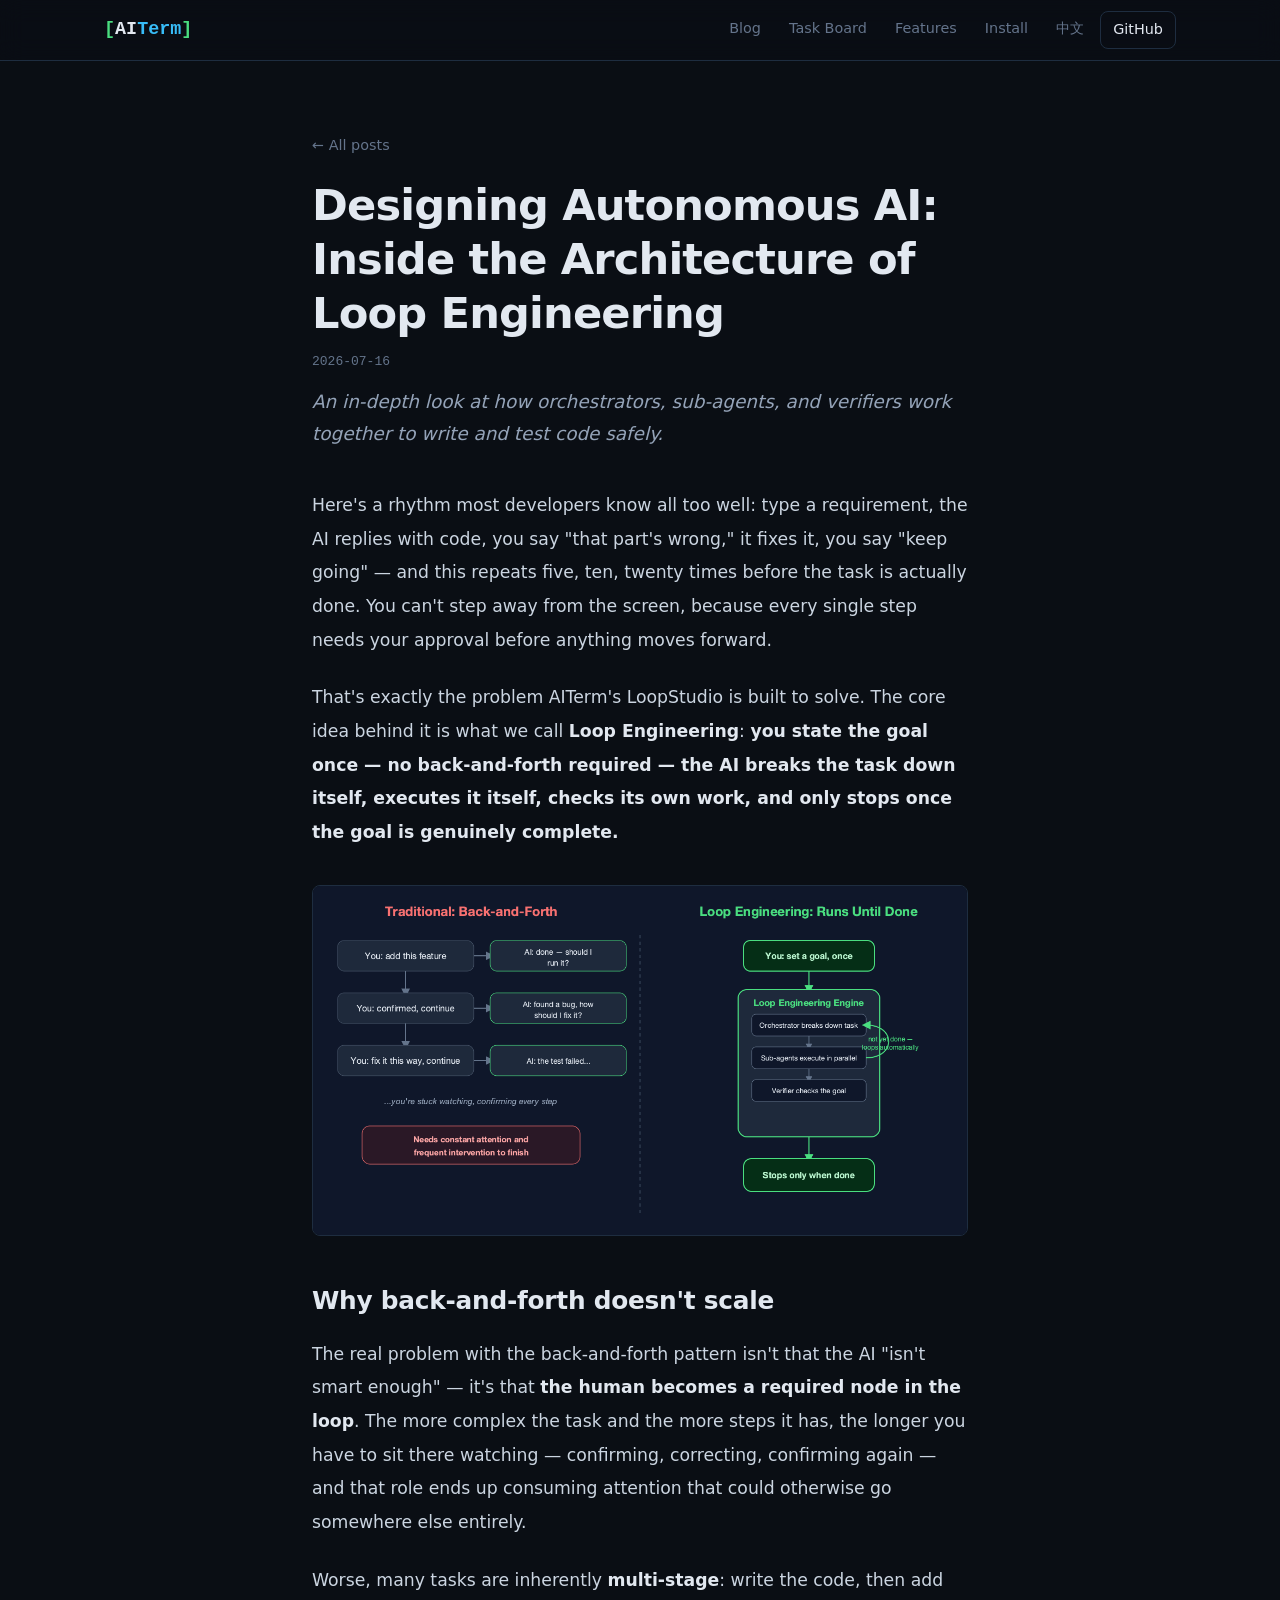
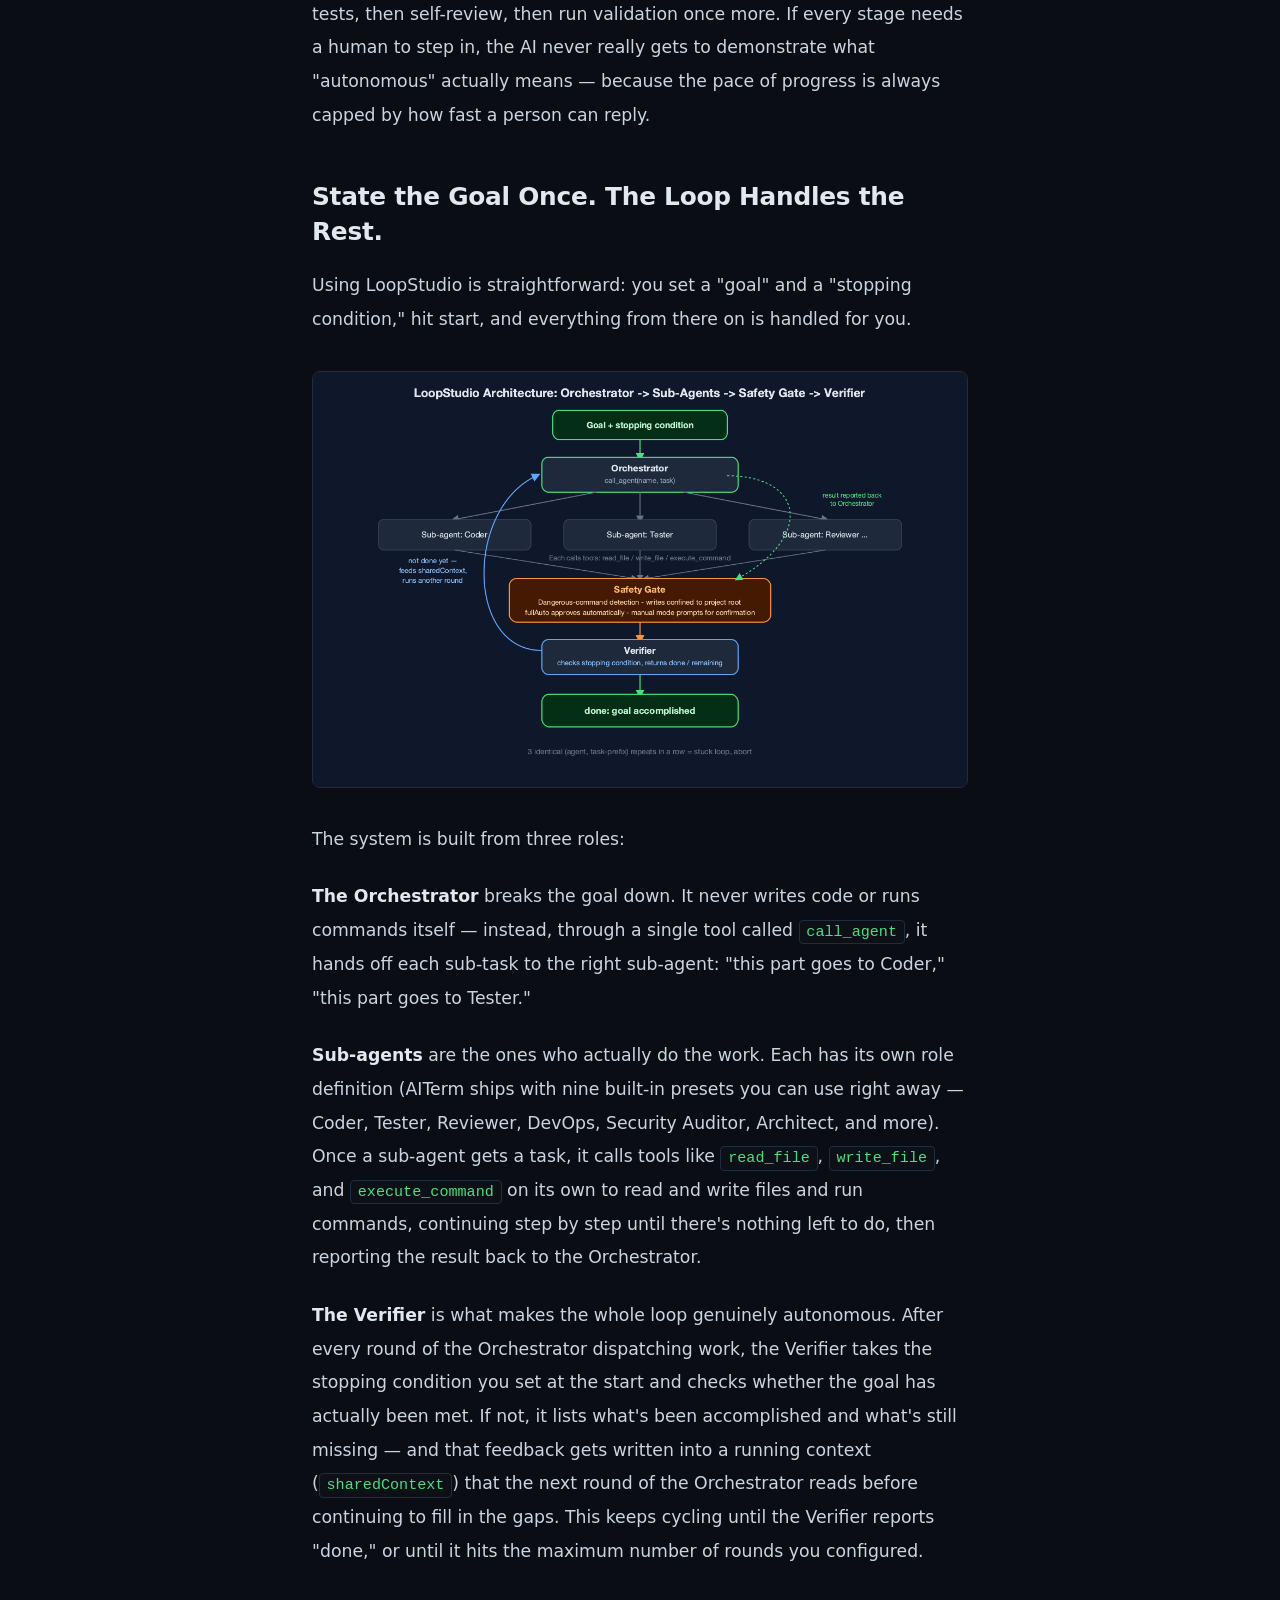
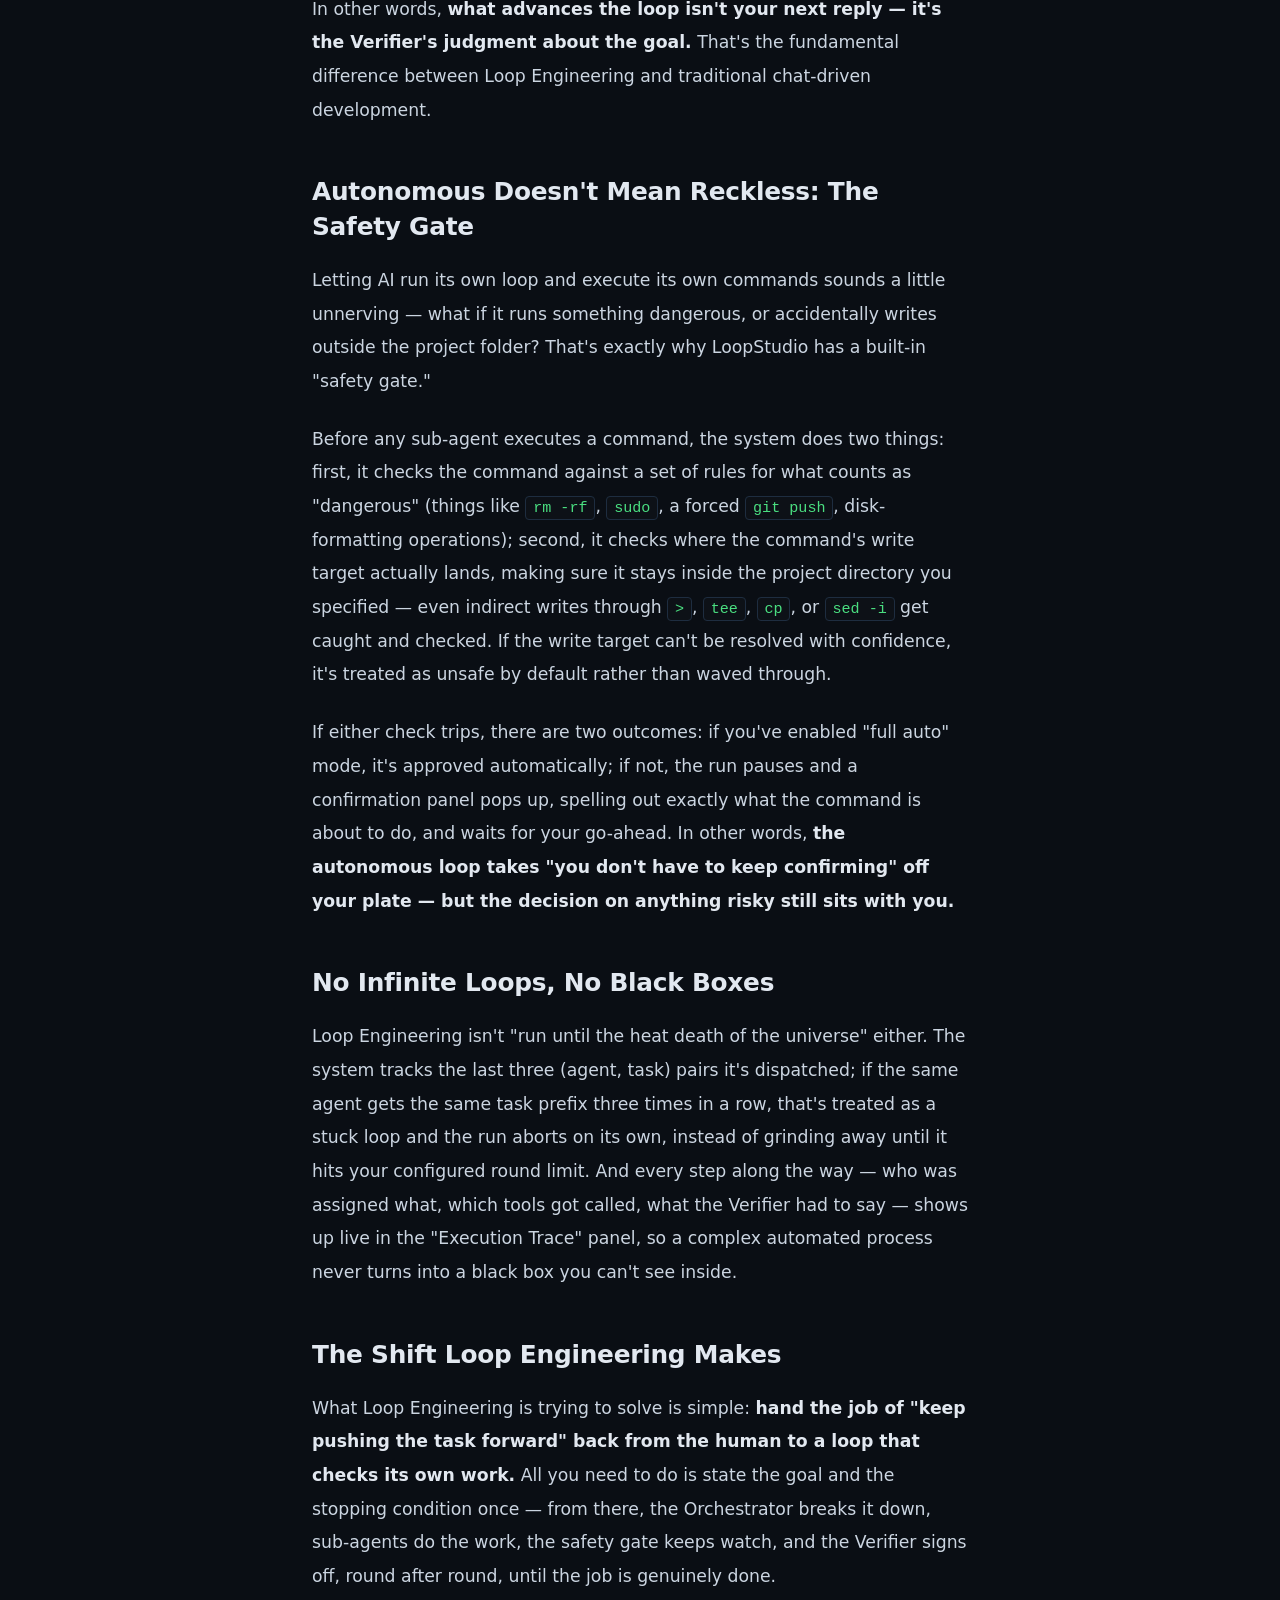
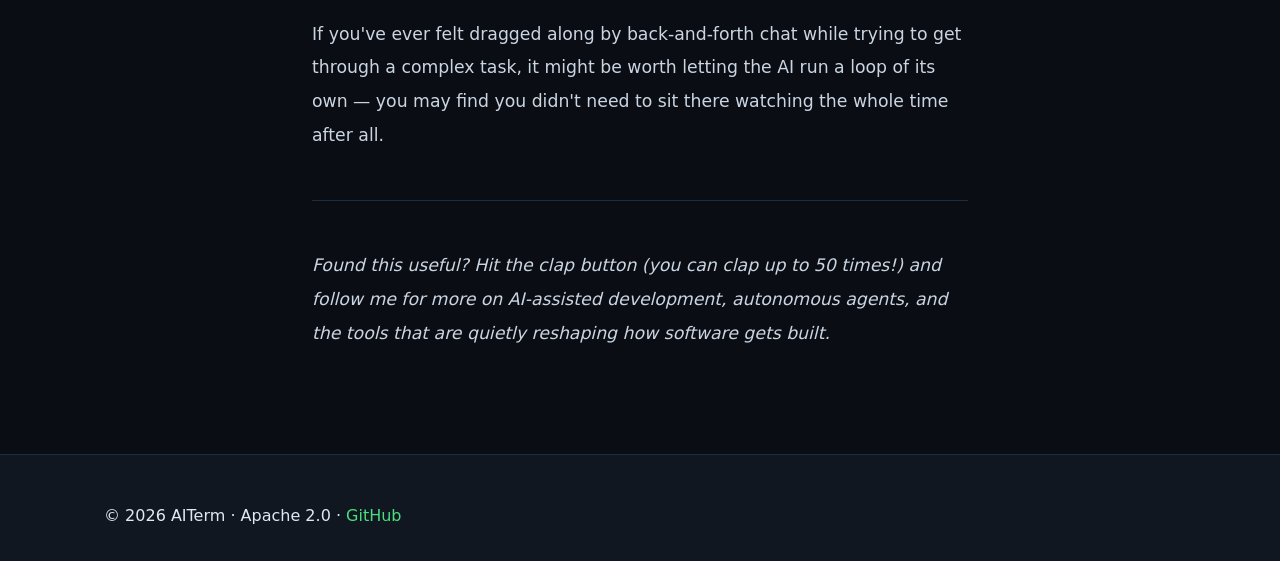
<file: blog/loop-engineering-en.html>
<!DOCTYPE html>
<html lang="en">
<head>
  <meta charset="UTF-8" />
  <meta name="viewport" content="width=device-width, initial-scale=1.0" />
  <title>Designing Autonomous AI: Inside the Architecture of Loop Engineering — AITerm</title>
  <meta name="description" content="An in-depth look at how orchestrators, sub-agents, and verifiers work together to write and test code safely." />
  <link rel="canonical" href="https://aiterm.win/blog/loop-engineering-en.html" />
  <meta property="og:type" content="article" />
  <meta property="og:title" content="Designing Autonomous AI: Inside the Architecture of Loop Engineering — AITerm" />
  <meta property="og:description" content="An in-depth look at how orchestrators, sub-agents, and verifiers work together to write and test code safely." />
  <meta property="og:url" content="https://aiterm.win/blog/loop-engineering-en.html" />
  <meta property="og:image" content="https://aiterm.win/og-image.png" />
  <meta name="twitter:card" content="summary_large_image" />
  <meta name="twitter:image" content="https://aiterm.win/og-image.png" />
  <link rel="icon" href="../icon.png" />
  <link rel="stylesheet" href="../style.css" />
  <link rel="stylesheet" href="blog.css" />
</head>
<body>
  <nav class="nav">
    <div class="nav-inner">
      <a href="../index.html" class="nav-logo"><span class="logo-bracket">[</span>AI<span class="logo-term">Term</span><span class="logo-bracket">]</span></a>
      <ul class="nav-links">
        <li><a href="en.html">Blog</a></li>
        <li><a href="../en.html#taskboard">Task Board</a></li><li><a href="../en.html#features">Features</a></li><li><a href="../en.html#install">Install</a></li>
        <li><a href="index.html">中文</a></li>
        <li><a href="https://github.com/jamesju9999/AITERM" target="_blank" rel="noopener" class="nav-github">GitHub</a></li>
      </ul>
    </div>
  </nav>
  <article class="post">
    <div class="post-inner">
      <a class="post-back" href="en.html">← All posts</a>
      <h1 class="post-title">Designing Autonomous AI: Inside the Architecture of Loop Engineering</h1>
      <div class="post-meta">2026-07-16</div>
      <p class="post-sub">An in-depth look at how orchestrators, sub-agents, and verifiers work together to write and test code safely.</p>
      <div class="post-body">
<p>Here's a rhythm most developers know all too well: type a requirement, the AI replies with code, you say "that part's wrong," it fixes it, you say "keep going" — and this repeats five, ten, twenty times before the task is actually done. You can't step away from the screen, because every single step needs your approval before anything moves forward.</p>
<p>That's exactly the problem AITerm's LoopStudio is built to solve. The core idea behind it is what we call <strong>Loop Engineering</strong>: <strong>you state the goal once — no back-and-forth required — the AI breaks the task down itself, executes it itself, checks its own work, and only stops once the goal is genuinely complete.</strong></p>
<figure><img src="images/loop-engineering/01-compare-en.png" alt="Traditional back-and-forth vs. Loop Engineering" loading="lazy"></figure>
<h2>Why back-and-forth doesn't scale</h2>
<p>The real problem with the back-and-forth pattern isn't that the AI "isn't smart enough" — it's that <strong>the human becomes a required node in the loop</strong>. The more complex the task and the more steps it has, the longer you have to sit there watching — confirming, correcting, confirming again — and that role ends up consuming attention that could otherwise go somewhere else entirely.</p>
<p>Worse, many tasks are inherently <strong>multi-stage</strong>: write the code, then add tests, then self-review, then run validation once more. If every stage needs a human to step in, the AI never really gets to demonstrate what "autonomous" actually means — because the pace of progress is always capped by how fast a person can reply.</p>
<h2>State the Goal Once. The Loop Handles the Rest.</h2>
<p>Using LoopStudio is straightforward: you set a "goal" and a "stopping condition," hit start, and everything from there on is handled for you.</p>
<figure><img src="images/loop-engineering/02-architecture-en.png" alt="LoopStudio architecture diagram" loading="lazy"></figure>
<p>The system is built from three roles:</p>
<p><strong>The Orchestrator</strong> breaks the goal down. It never writes code or runs commands itself — instead, through a single tool called <code>call_agent</code>, it hands off each sub-task to the right sub-agent: "this part goes to Coder," "this part goes to Tester."</p>
<p><strong>Sub-agents</strong> are the ones who actually do the work. Each has its own role definition (AITerm ships with nine built-in presets you can use right away — Coder, Tester, Reviewer, DevOps, Security Auditor, Architect, and more). Once a sub-agent gets a task, it calls tools like <code>read_file</code>, <code>write_file</code>, and <code>execute_command</code> on its own to read and write files and run commands, continuing step by step until there's nothing left to do, then reporting the result back to the Orchestrator.</p>
<p><strong>The Verifier</strong> is what makes the whole loop genuinely autonomous. After every round of the Orchestrator dispatching work, the Verifier takes the stopping condition you set at the start and checks whether the goal has actually been met. If not, it lists what's been accomplished and what's still missing — and that feedback gets written into a running context (<code>sharedContext</code>) that the next round of the Orchestrator reads before continuing to fill in the gaps. This keeps cycling until the Verifier reports "done," or until it hits the maximum number of rounds you configured.</p>
<p>In other words, <strong>what advances the loop isn't your next reply — it's the Verifier's judgment about the goal.</strong> That's the fundamental difference between Loop Engineering and traditional chat-driven development.</p>
<h2>Autonomous Doesn't Mean Reckless: The Safety Gate</h2>
<p>Letting AI run its own loop and execute its own commands sounds a little unnerving — what if it runs something dangerous, or accidentally writes outside the project folder? That's exactly why LoopStudio has a built-in "safety gate."</p>
<p>Before any sub-agent executes a command, the system does two things: first, it checks the command against a set of rules for what counts as "dangerous" (things like <code>rm -rf</code>, <code>sudo</code>, a forced <code>git push</code>, disk-formatting operations); second, it checks where the command's write target actually lands, making sure it stays inside the project directory you specified — even indirect writes through <code>&gt;</code>, <code>tee</code>, <code>cp</code>, or <code>sed -i</code> get caught and checked. If the write target can't be resolved with confidence, it's treated as unsafe by default rather than waved through.</p>
<p>If either check trips, there are two outcomes: if you've enabled "full auto" mode, it's approved automatically; if not, the run pauses and a confirmation panel pops up, spelling out exactly what the command is about to do, and waits for your go-ahead. In other words, <strong>the autonomous loop takes "you don't have to keep confirming" off your plate — but the decision on anything risky still sits with you.</strong></p>
<h2>No Infinite Loops, No Black Boxes</h2>
<p>Loop Engineering isn't "run until the heat death of the universe" either. The system tracks the last three (agent, task) pairs it's dispatched; if the same agent gets the same task prefix three times in a row, that's treated as a stuck loop and the run aborts on its own, instead of grinding away until it hits your configured round limit. And every step along the way — who was assigned what, which tools got called, what the Verifier had to say — shows up live in the "Execution Trace" panel, so a complex automated process never turns into a black box you can't see inside.</p>
<h2>The Shift Loop Engineering Makes</h2>
<p>What Loop Engineering is trying to solve is simple: <strong>hand the job of "keep pushing the task forward" back from the human to a loop that checks its own work.</strong> All you need to do is state the goal and the stopping condition once — from there, the Orchestrator breaks it down, sub-agents do the work, the safety gate keeps watch, and the Verifier signs off, round after round, until the job is genuinely done.</p>
<p>If you've ever felt dragged along by back-and-forth chat while trying to get through a complex task, it might be worth letting the AI run a loop of its own — you may find you didn't need to sit there watching the whole time after all.</p>
<hr>
<p><em>Found this useful? Hit the clap button (you can clap up to 50 times!) and follow me for more on AI-assisted development, autonomous agents, and the tools that are quietly reshaping how software gets built.</em></p>
      </div>

    </div>
  </article>

  <footer class="footer">
    <div class="container">
      <p>© 2026 AITerm · Apache 2.0 · <a href="https://github.com/jamesju9999/AITERM" target="_blank" rel="noopener">GitHub</a></p>
    </div>
  </footer>
</body>
</html>
</file>
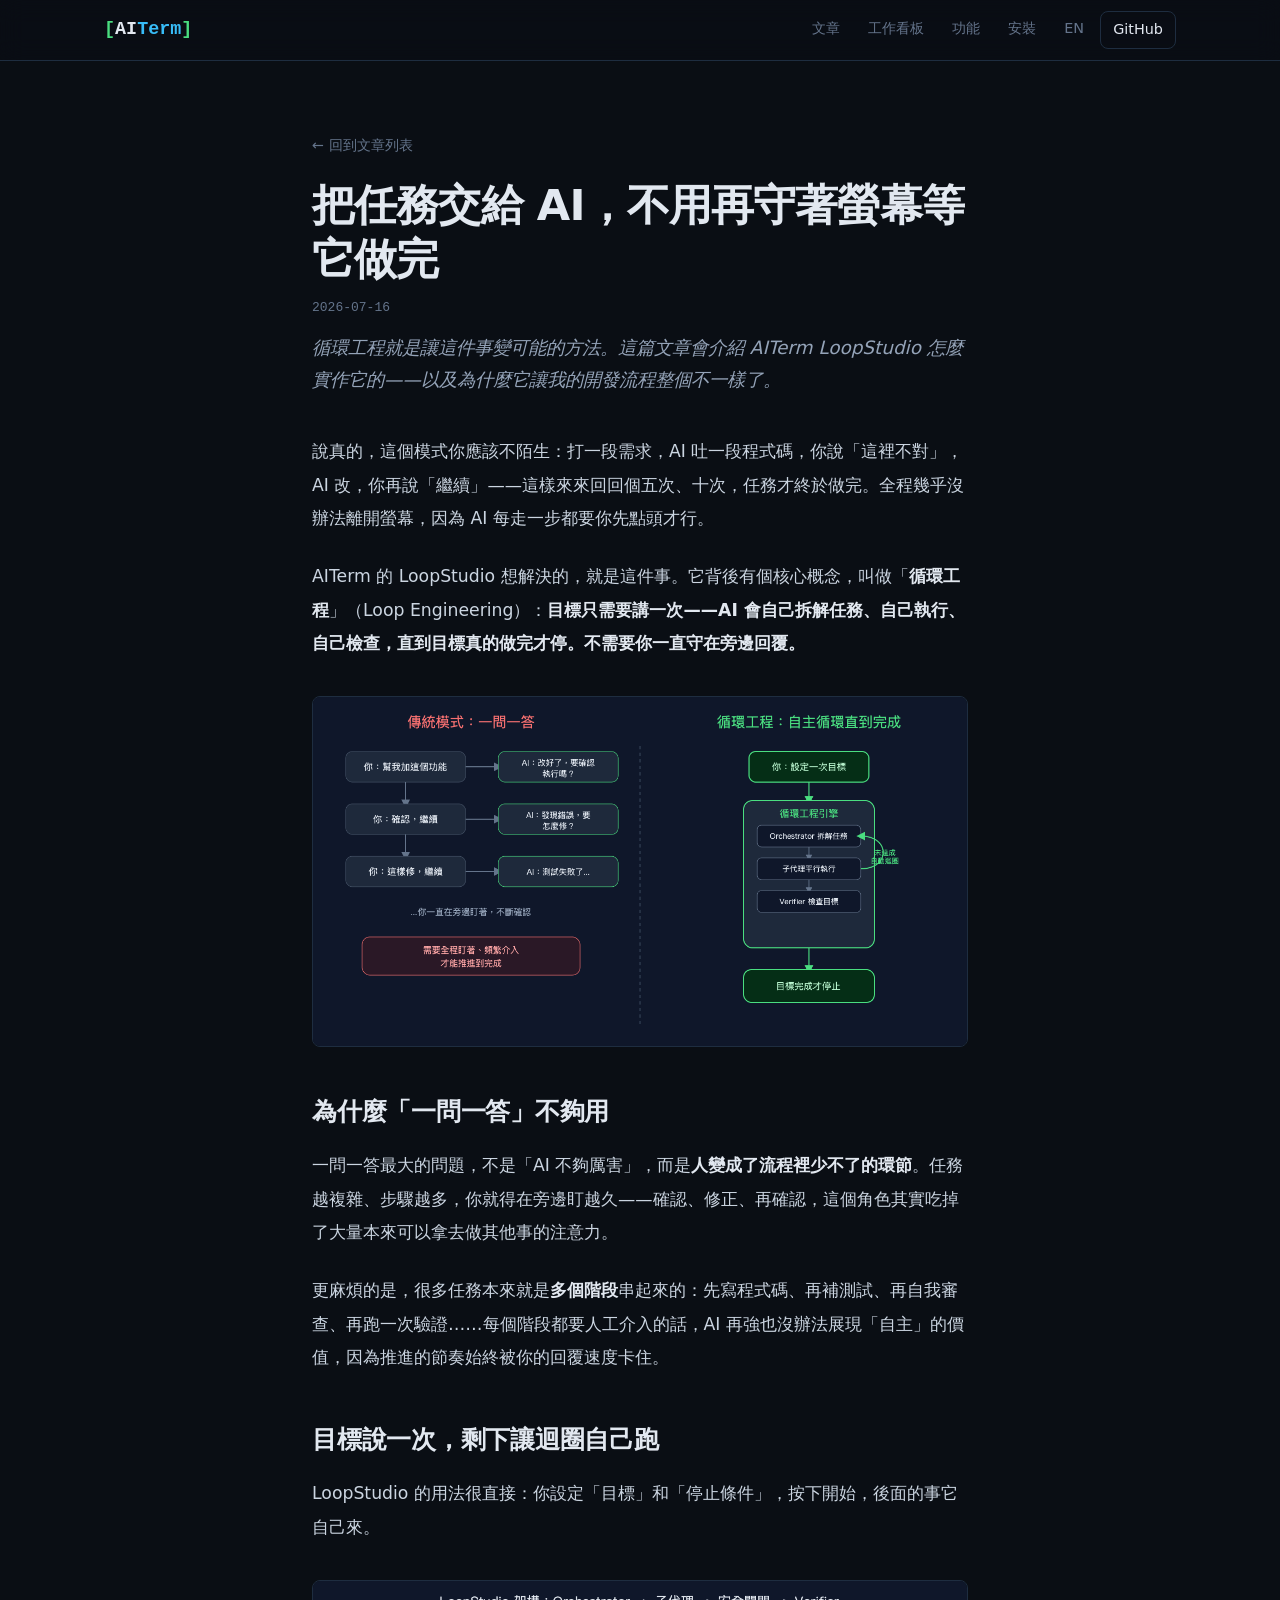
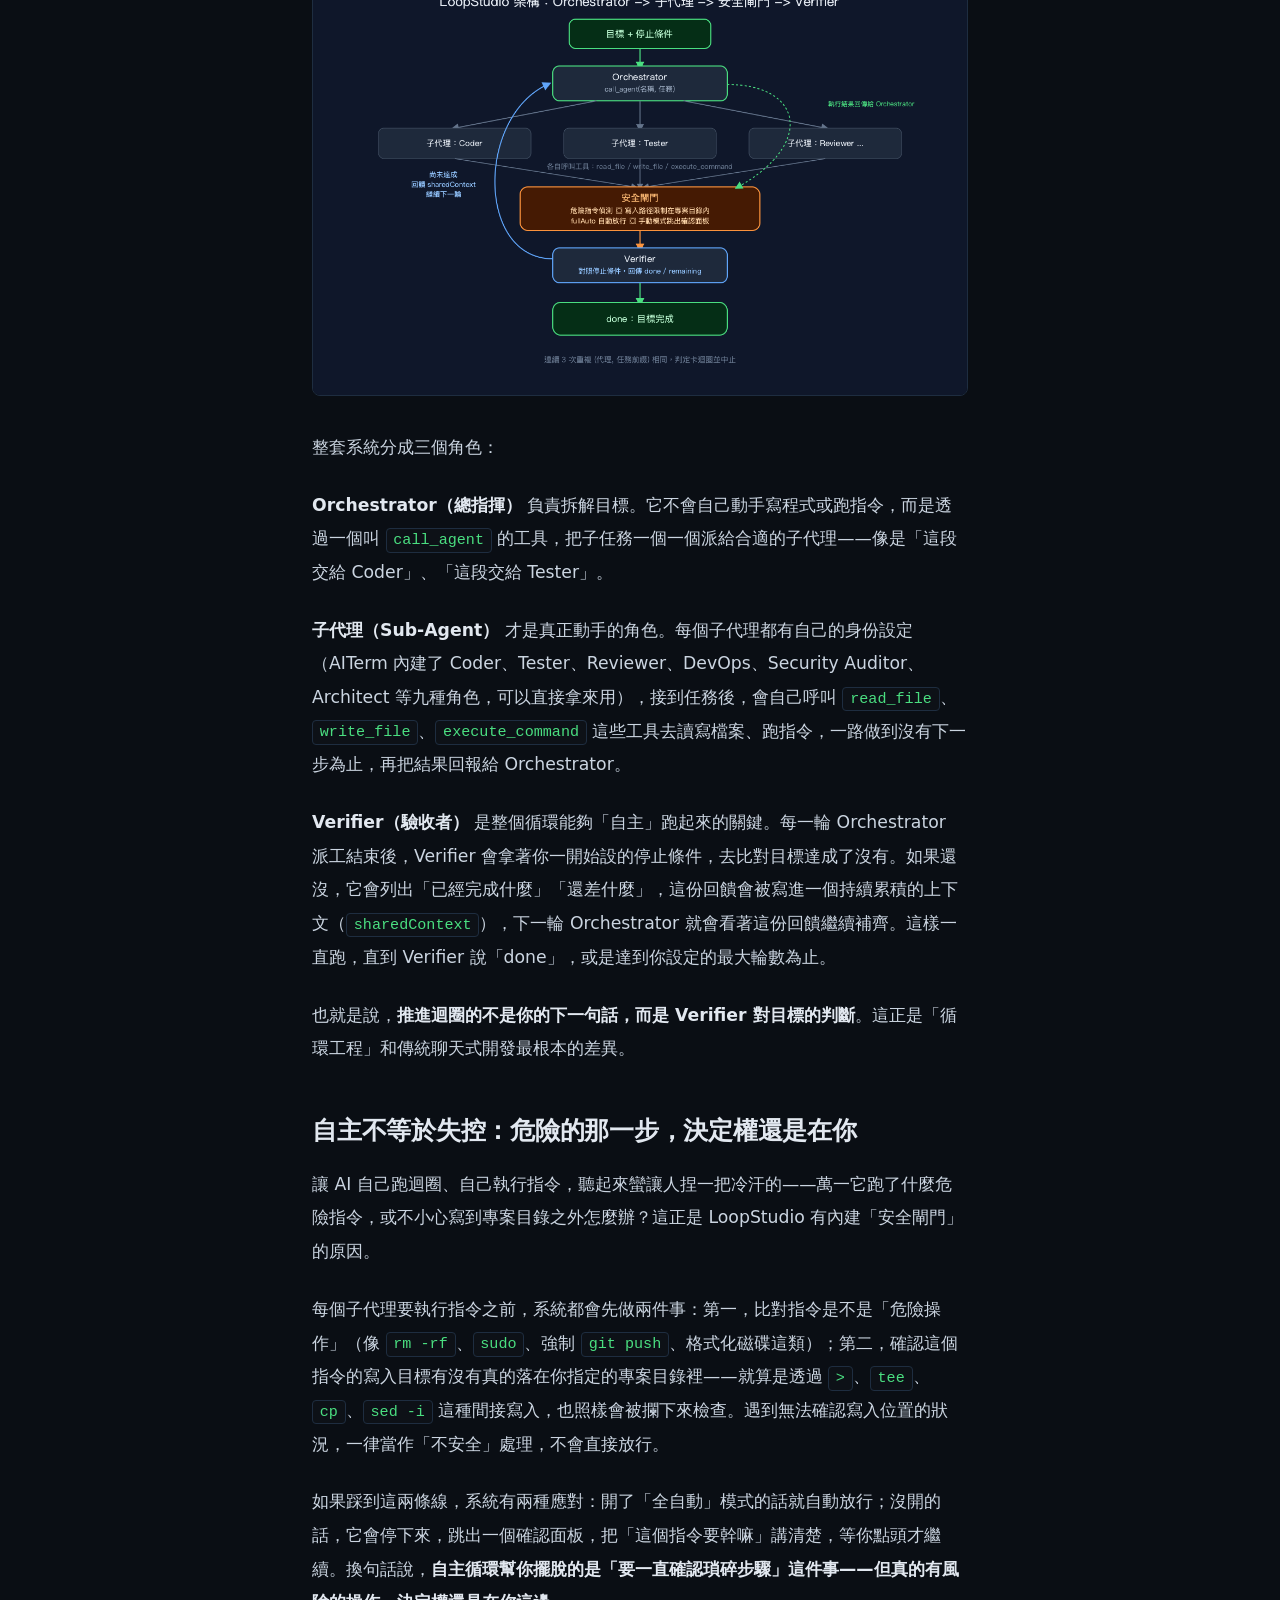
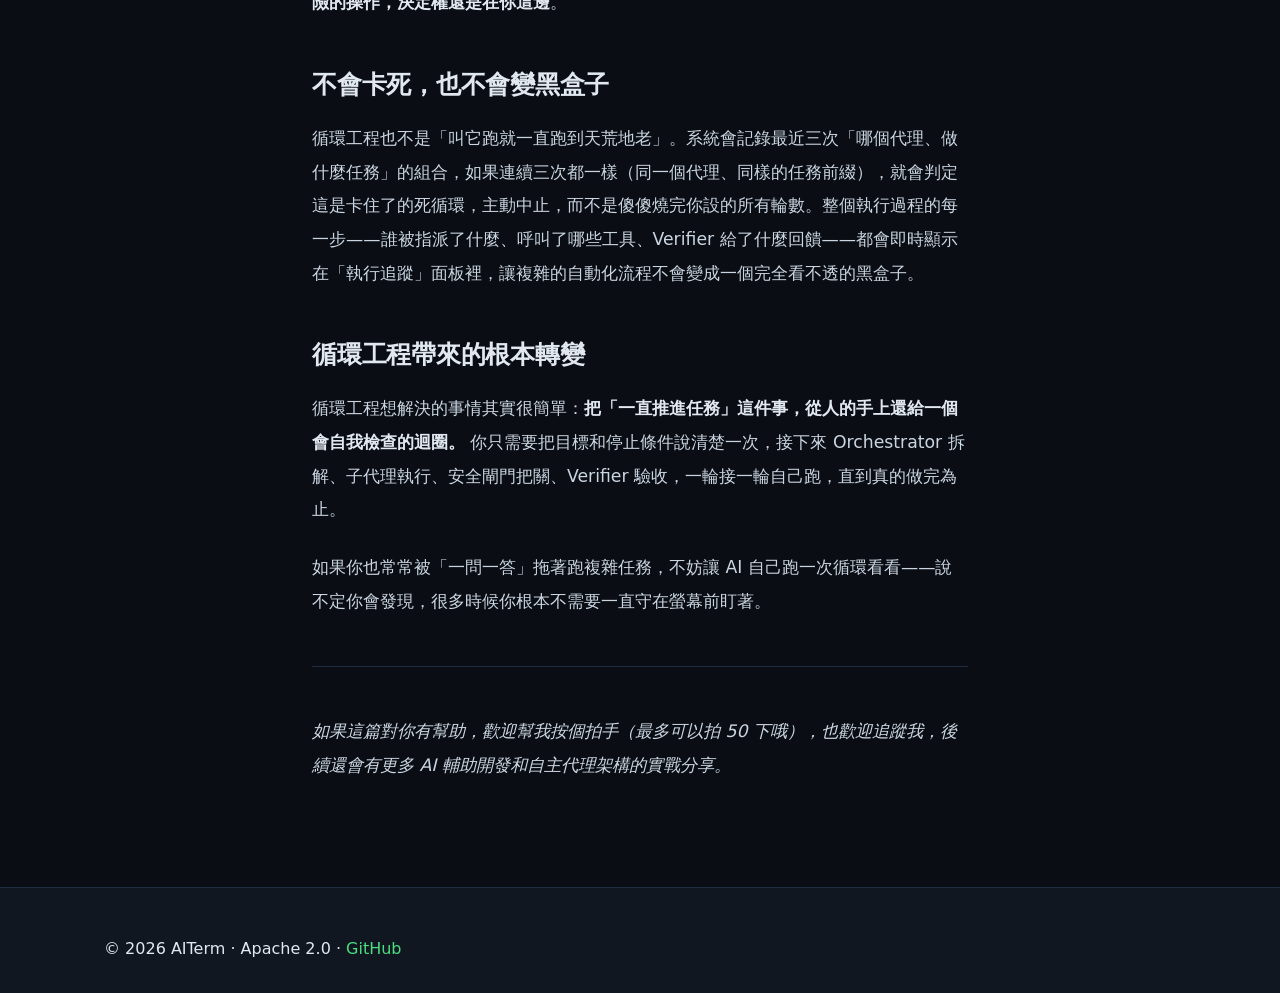
<file: blog/loop-engineering.html>
<!DOCTYPE html>
<html lang="zh-Hant">
<head>
  <meta charset="UTF-8" />
  <meta name="viewport" content="width=device-width, initial-scale=1.0" />
  <title>把任務交給 AI，不用再守著螢幕等它做完 — AITerm</title>
  <meta name="description" content="循環工程就是讓這件事變可能的方法。這篇文章會介紹 AITerm LoopStudio 怎麼實作它的——以及為什麼它讓我的開發流程整個不一樣了。" />
  <link rel="canonical" href="https://aiterm.win/blog/loop-engineering.html" />
  <meta property="og:type" content="article" />
  <meta property="og:title" content="把任務交給 AI，不用再守著螢幕等它做完 — AITerm" />
  <meta property="og:description" content="循環工程就是讓這件事變可能的方法。這篇文章會介紹 AITerm LoopStudio 怎麼實作它的——以及為什麼它讓我的開發流程整個不一樣了。" />
  <meta property="og:url" content="https://aiterm.win/blog/loop-engineering.html" />
  <meta property="og:image" content="https://aiterm.win/og-image.png" />
  <meta name="twitter:card" content="summary_large_image" />
  <meta name="twitter:image" content="https://aiterm.win/og-image.png" />
  <link rel="icon" href="../icon.png" />
  <link rel="stylesheet" href="../style.css" />
  <link rel="stylesheet" href="blog.css" />
</head>
<body>
  <nav class="nav">
    <div class="nav-inner">
      <a href="../index.html" class="nav-logo"><span class="logo-bracket">[</span>AI<span class="logo-term">Term</span><span class="logo-bracket">]</span></a>
      <ul class="nav-links">
        <li><a href="index.html">文章</a></li>
        <li><a href="../index.html#taskboard">工作看板</a></li><li><a href="../index.html#features">功能</a></li><li><a href="../index.html#install">安裝</a></li>
        <li><a href="en.html">EN</a></li>
        <li><a href="https://github.com/jamesju9999/AITERM" target="_blank" rel="noopener" class="nav-github">GitHub</a></li>
      </ul>
    </div>
  </nav>
  <article class="post">
    <div class="post-inner">
      <a class="post-back" href="index.html">← 回到文章列表</a>
      <h1 class="post-title">把任務交給 AI，不用再守著螢幕等它做完</h1>
      <div class="post-meta">2026-07-16</div>
      <p class="post-sub">循環工程就是讓這件事變可能的方法。這篇文章會介紹 AITerm LoopStudio 怎麼實作它的——以及為什麼它讓我的開發流程整個不一樣了。</p>
      <div class="post-body">
<p>說真的，這個模式你應該不陌生：打一段需求，AI 吐一段程式碼，你說「這裡不對」，AI 改，你再說「繼續」——這樣來來回回個五次、十次，任務才終於做完。全程幾乎沒辦法離開螢幕，因為 AI 每走一步都要你先點頭才行。</p>
<p>AITerm 的 LoopStudio 想解決的，就是這件事。它背後有個核心概念，叫做「<strong>循環工程</strong>」（Loop Engineering）：<strong>目標只需要講一次——AI 會自己拆解任務、自己執行、自己檢查，直到目標真的做完才停。不需要你一直守在旁邊回覆。</strong></p>
<figure><img src="images/loop-engineering/01-compare.png" alt="傳統一問一答 vs 循環工程" loading="lazy"></figure>
<h2>為什麼「一問一答」不夠用</h2>
<p>一問一答最大的問題，不是「AI 不夠厲害」，而是<strong>人變成了流程裡少不了的環節</strong>。任務越複雜、步驟越多，你就得在旁邊盯越久——確認、修正、再確認，這個角色其實吃掉了大量本來可以拿去做其他事的注意力。</p>
<p>更麻煩的是，很多任務本來就是<strong>多個階段</strong>串起來的：先寫程式碼、再補測試、再自我審查、再跑一次驗證……每個階段都要人工介入的話，AI 再強也沒辦法展現「自主」的價值，因為推進的節奏始終被你的回覆速度卡住。</p>
<h2>目標說一次，剩下讓迴圈自己跑</h2>
<p>LoopStudio 的用法很直接：你設定「目標」和「停止條件」，按下開始，後面的事它自己來。</p>
<figure><img src="images/loop-engineering/02-architecture.png" alt="LoopStudio 架構圖" loading="lazy"></figure>
<p>整套系統分成三個角色：</p>
<p><strong>Orchestrator（總指揮）</strong> 負責拆解目標。它不會自己動手寫程式或跑指令，而是透過一個叫 <code>call_agent</code> 的工具，把子任務一個一個派給合適的子代理——像是「這段交給 Coder」、「這段交給 Tester」。</p>
<p><strong>子代理（Sub-Agent）</strong> 才是真正動手的角色。每個子代理都有自己的身份設定（AITerm 內建了 Coder、Tester、Reviewer、DevOps、Security Auditor、Architect 等九種角色，可以直接拿來用），接到任務後，會自己呼叫 <code>read_file</code>、<code>write_file</code>、<code>execute_command</code> 這些工具去讀寫檔案、跑指令，一路做到沒有下一步為止，再把結果回報給 Orchestrator。</p>
<p><strong>Verifier（驗收者）</strong> 是整個循環能夠「自主」跑起來的關鍵。每一輪 Orchestrator 派工結束後，Verifier 會拿著你一開始設的停止條件，去比對目標達成了沒有。如果還沒，它會列出「已經完成什麼」「還差什麼」，這份回饋會被寫進一個持續累積的上下文（<code>sharedContext</code>），下一輪 Orchestrator 就會看著這份回饋繼續補齊。這樣一直跑，直到 Verifier 說「done」，或是達到你設定的最大輪數為止。</p>
<p>也就是說，<strong>推進迴圈的不是你的下一句話，而是 Verifier 對目標的判斷</strong>。這正是「循環工程」和傳統聊天式開發最根本的差異。</p>
<h2>自主不等於失控：危險的那一步，決定權還是在你</h2>
<p>讓 AI 自己跑迴圈、自己執行指令，聽起來蠻讓人捏一把冷汗的——萬一它跑了什麼危險指令，或不小心寫到專案目錄之外怎麼辦？這正是 LoopStudio 有內建「安全閘門」的原因。</p>
<p>每個子代理要執行指令之前，系統都會先做兩件事：第一，比對指令是不是「危險操作」（像 <code>rm -rf</code>、<code>sudo</code>、強制 <code>git push</code>、格式化磁碟這類）；第二，確認這個指令的寫入目標有沒有真的落在你指定的專案目錄裡——就算是透過 <code>&gt;</code>、<code>tee</code>、<code>cp</code>、<code>sed -i</code> 這種間接寫入，也照樣會被攔下來檢查。遇到無法確認寫入位置的狀況，一律當作「不安全」處理，不會直接放行。</p>
<p>如果踩到這兩條線，系統有兩種應對：開了「全自動」模式的話就自動放行；沒開的話，它會停下來，跳出一個確認面板，把「這個指令要幹嘛」講清楚，等你點頭才繼續。換句話說，<strong>自主循環幫你擺脫的是「要一直確認瑣碎步驟」這件事——但真的有風險的操作，決定權還是在你這邊</strong>。</p>
<h2>不會卡死，也不會變黑盒子</h2>
<p>循環工程也不是「叫它跑就一直跑到天荒地老」。系統會記錄最近三次「哪個代理、做什麼任務」的組合，如果連續三次都一樣（同一個代理、同樣的任務前綴），就會判定這是卡住了的死循環，主動中止，而不是傻傻燒完你設的所有輪數。整個執行過程的每一步——誰被指派了什麼、呼叫了哪些工具、Verifier 給了什麼回饋——都會即時顯示在「執行追蹤」面板裡，讓複雜的自動化流程不會變成一個完全看不透的黑盒子。</p>
<h2>循環工程帶來的根本轉變</h2>
<p>循環工程想解決的事情其實很簡單：<strong>把「一直推進任務」這件事，從人的手上還給一個會自我檢查的迴圈。</strong> 你只需要把目標和停止條件說清楚一次，接下來 Orchestrator 拆解、子代理執行、安全閘門把關、Verifier 驗收，一輪接一輪自己跑，直到真的做完為止。</p>
<p>如果你也常常被「一問一答」拖著跑複雜任務，不妨讓 AI 自己跑一次循環看看——說不定你會發現，很多時候你根本不需要一直守在螢幕前盯著。</p>
<hr>
<p><em>如果這篇對你有幫助，歡迎幫我按個拍手（最多可以拍 50 下哦），也歡迎追蹤我，後續還會有更多 AI 輔助開發和自主代理架構的實戰分享。</em></p>
      </div>

    </div>
  </article>

  <footer class="footer">
    <div class="container">
      <p>© 2026 AITerm · Apache 2.0 · <a href="https://github.com/jamesju9999/AITERM" target="_blank" rel="noopener">GitHub</a></p>
    </div>
  </footer>
</body>
</html>
</file>
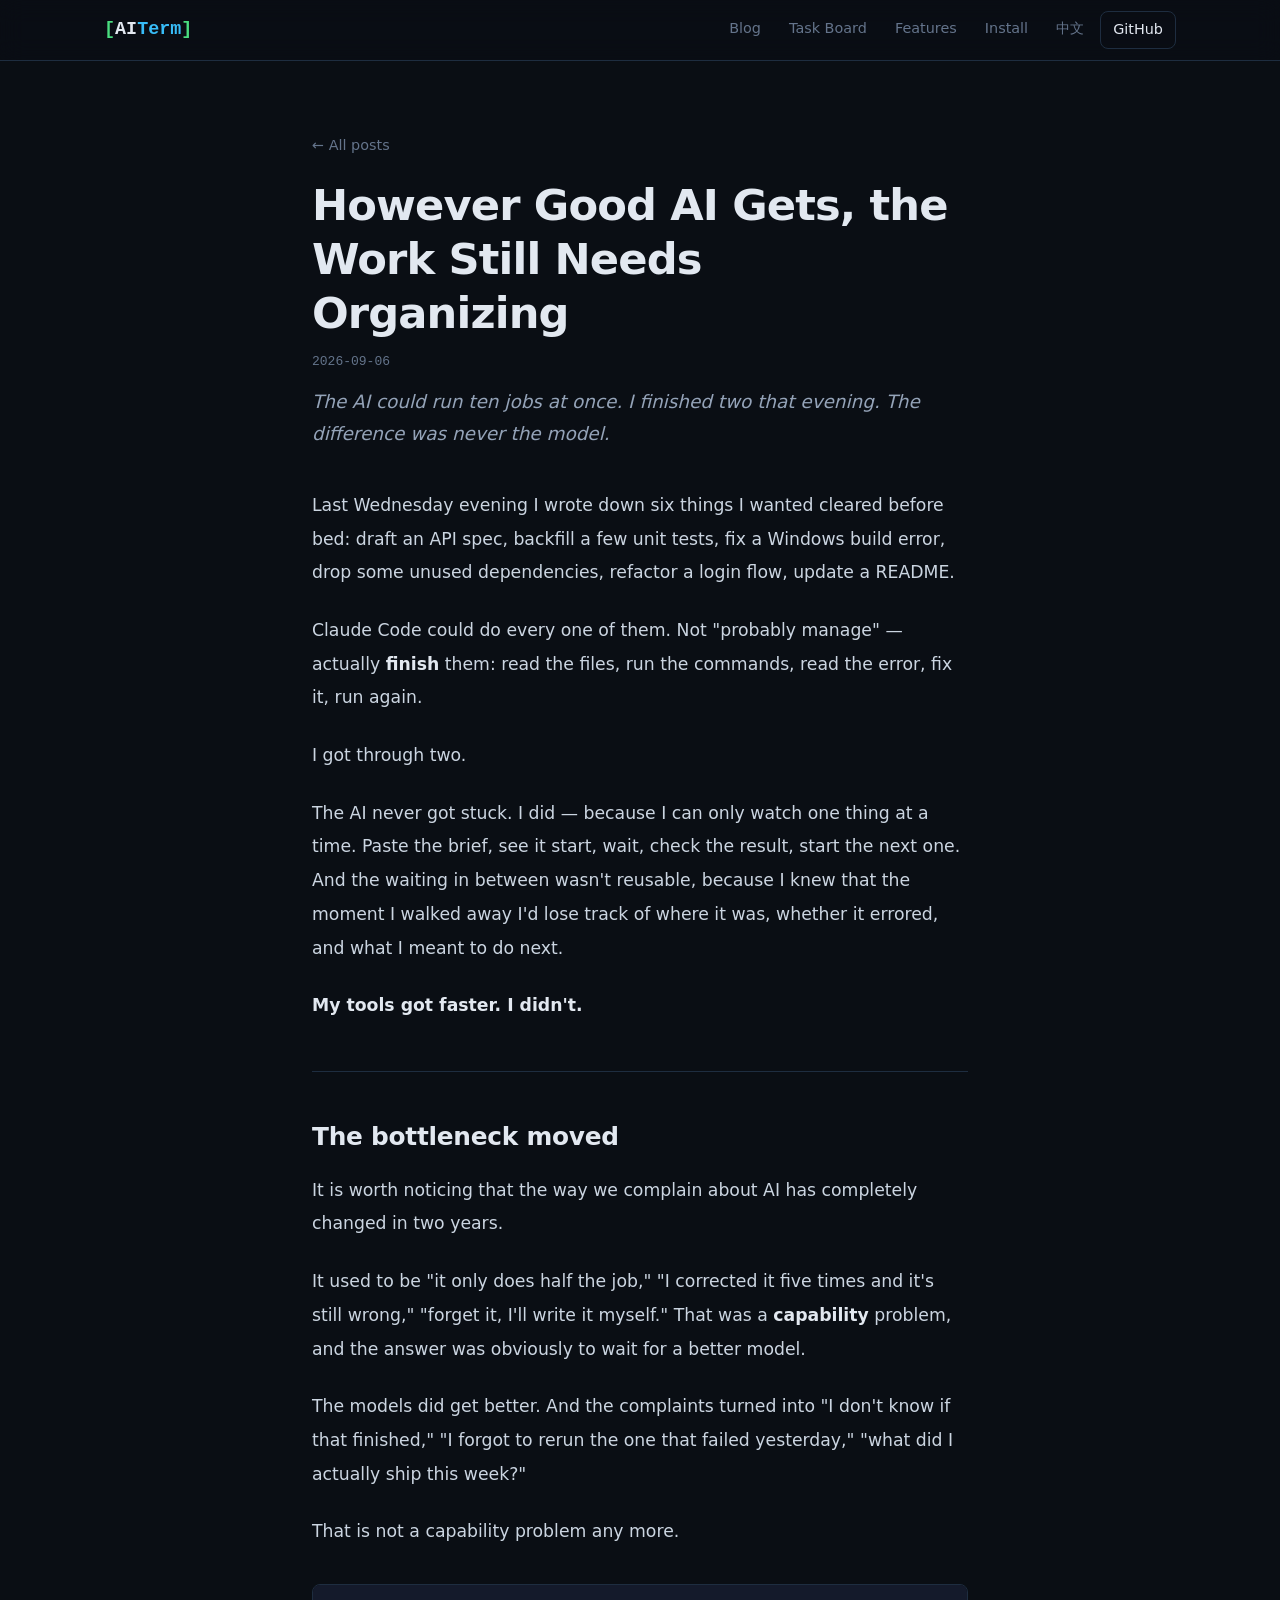
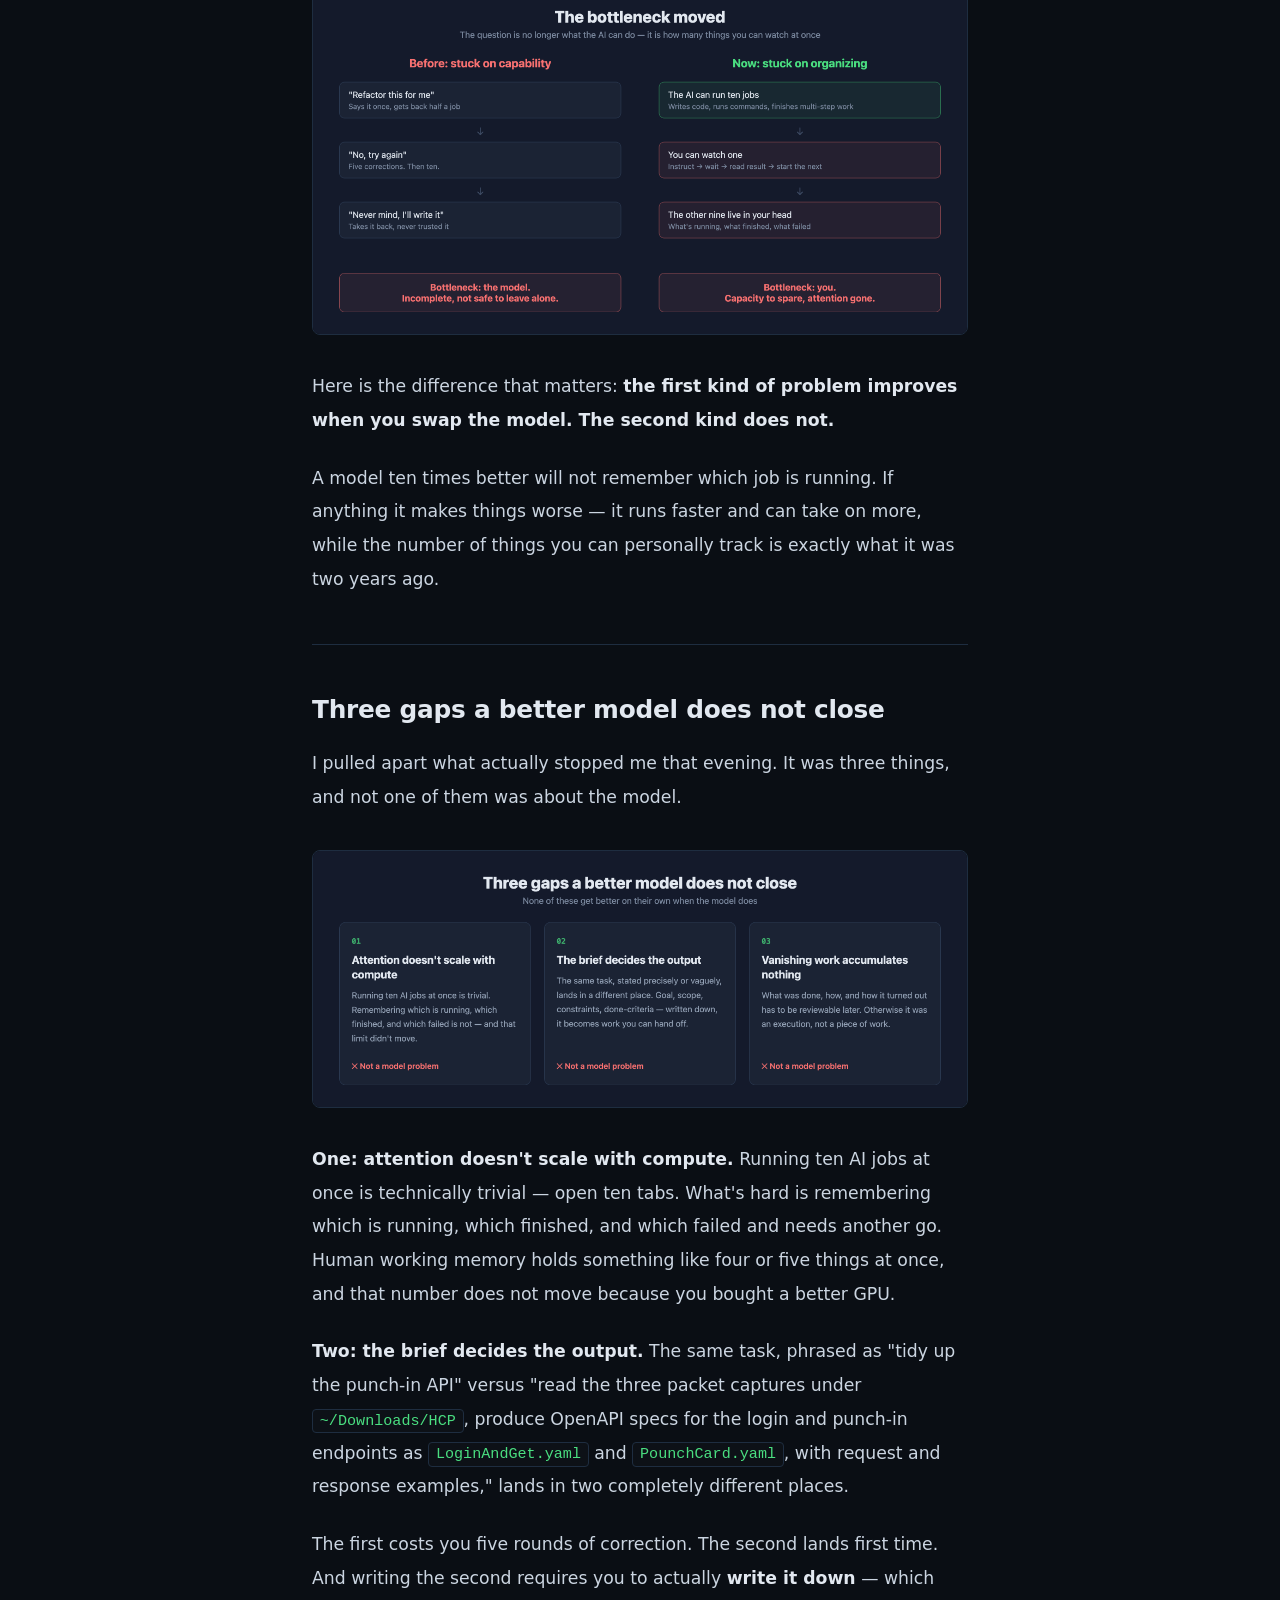
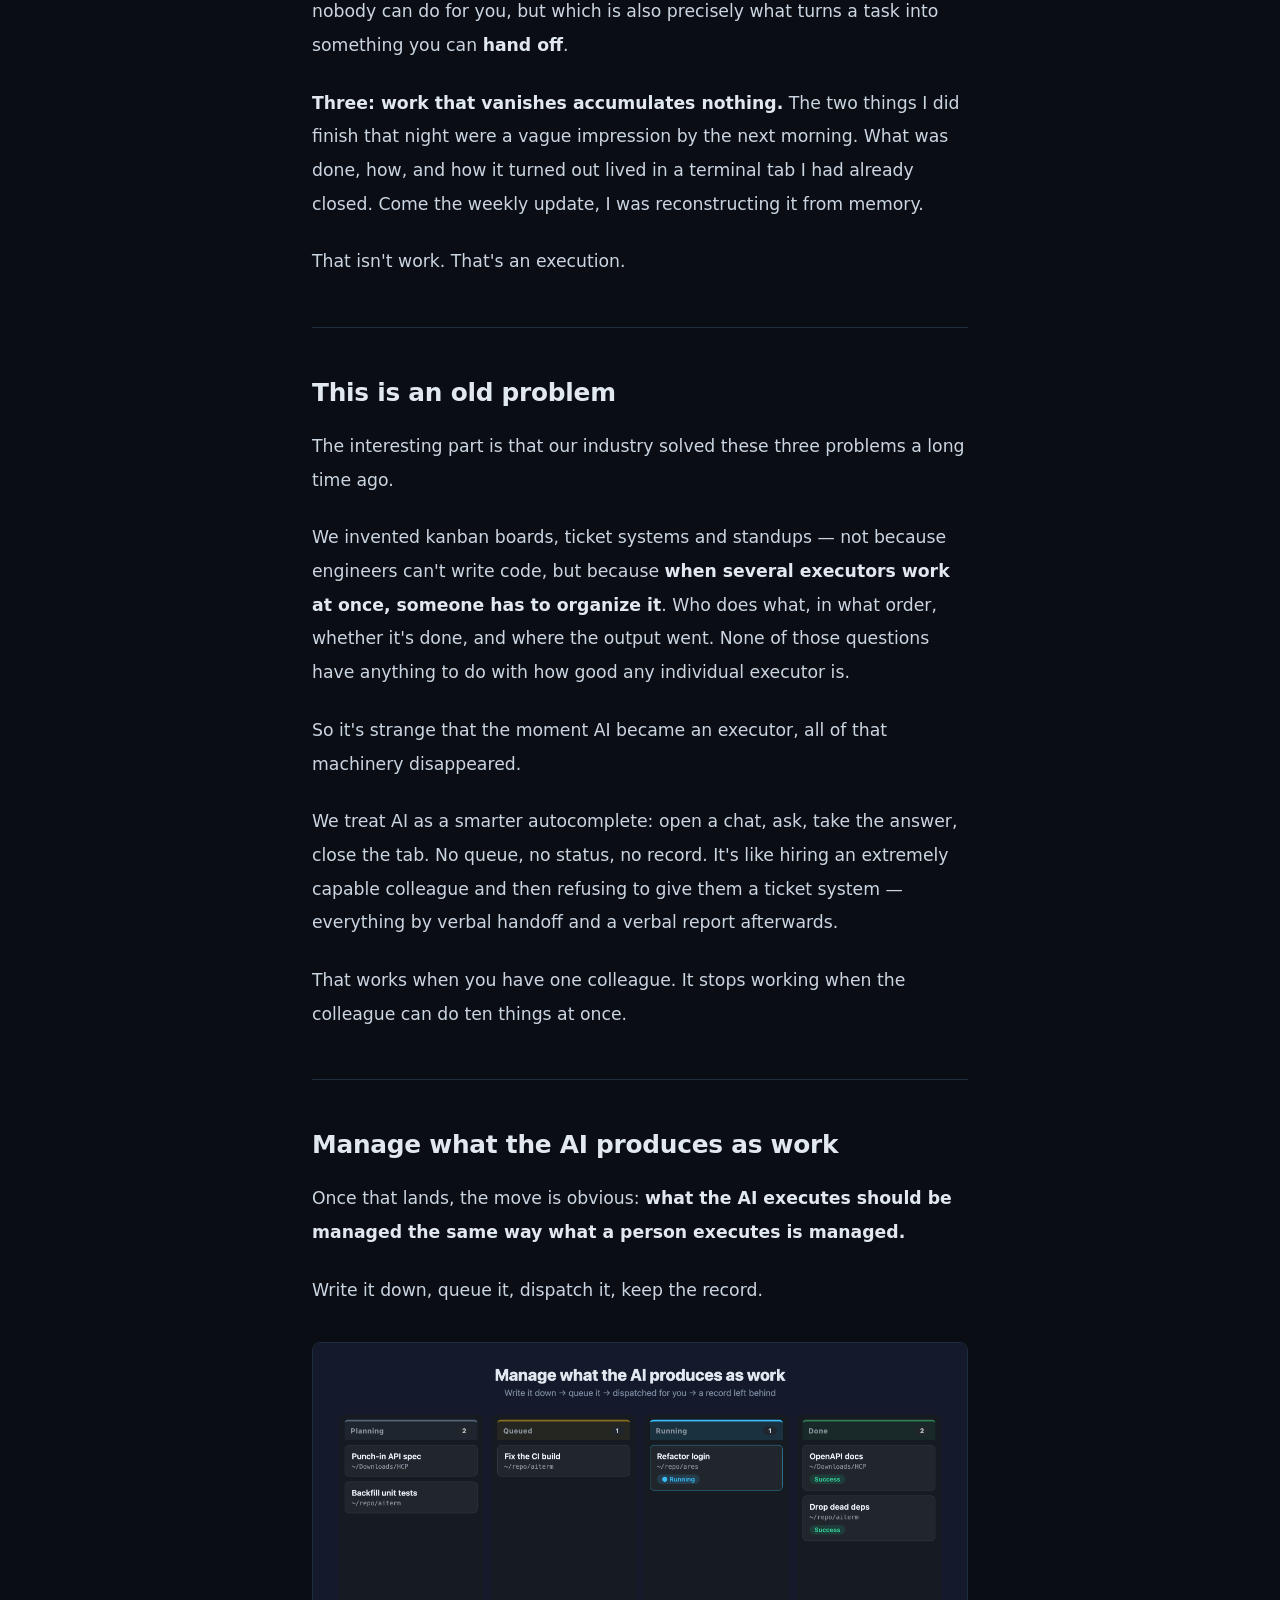
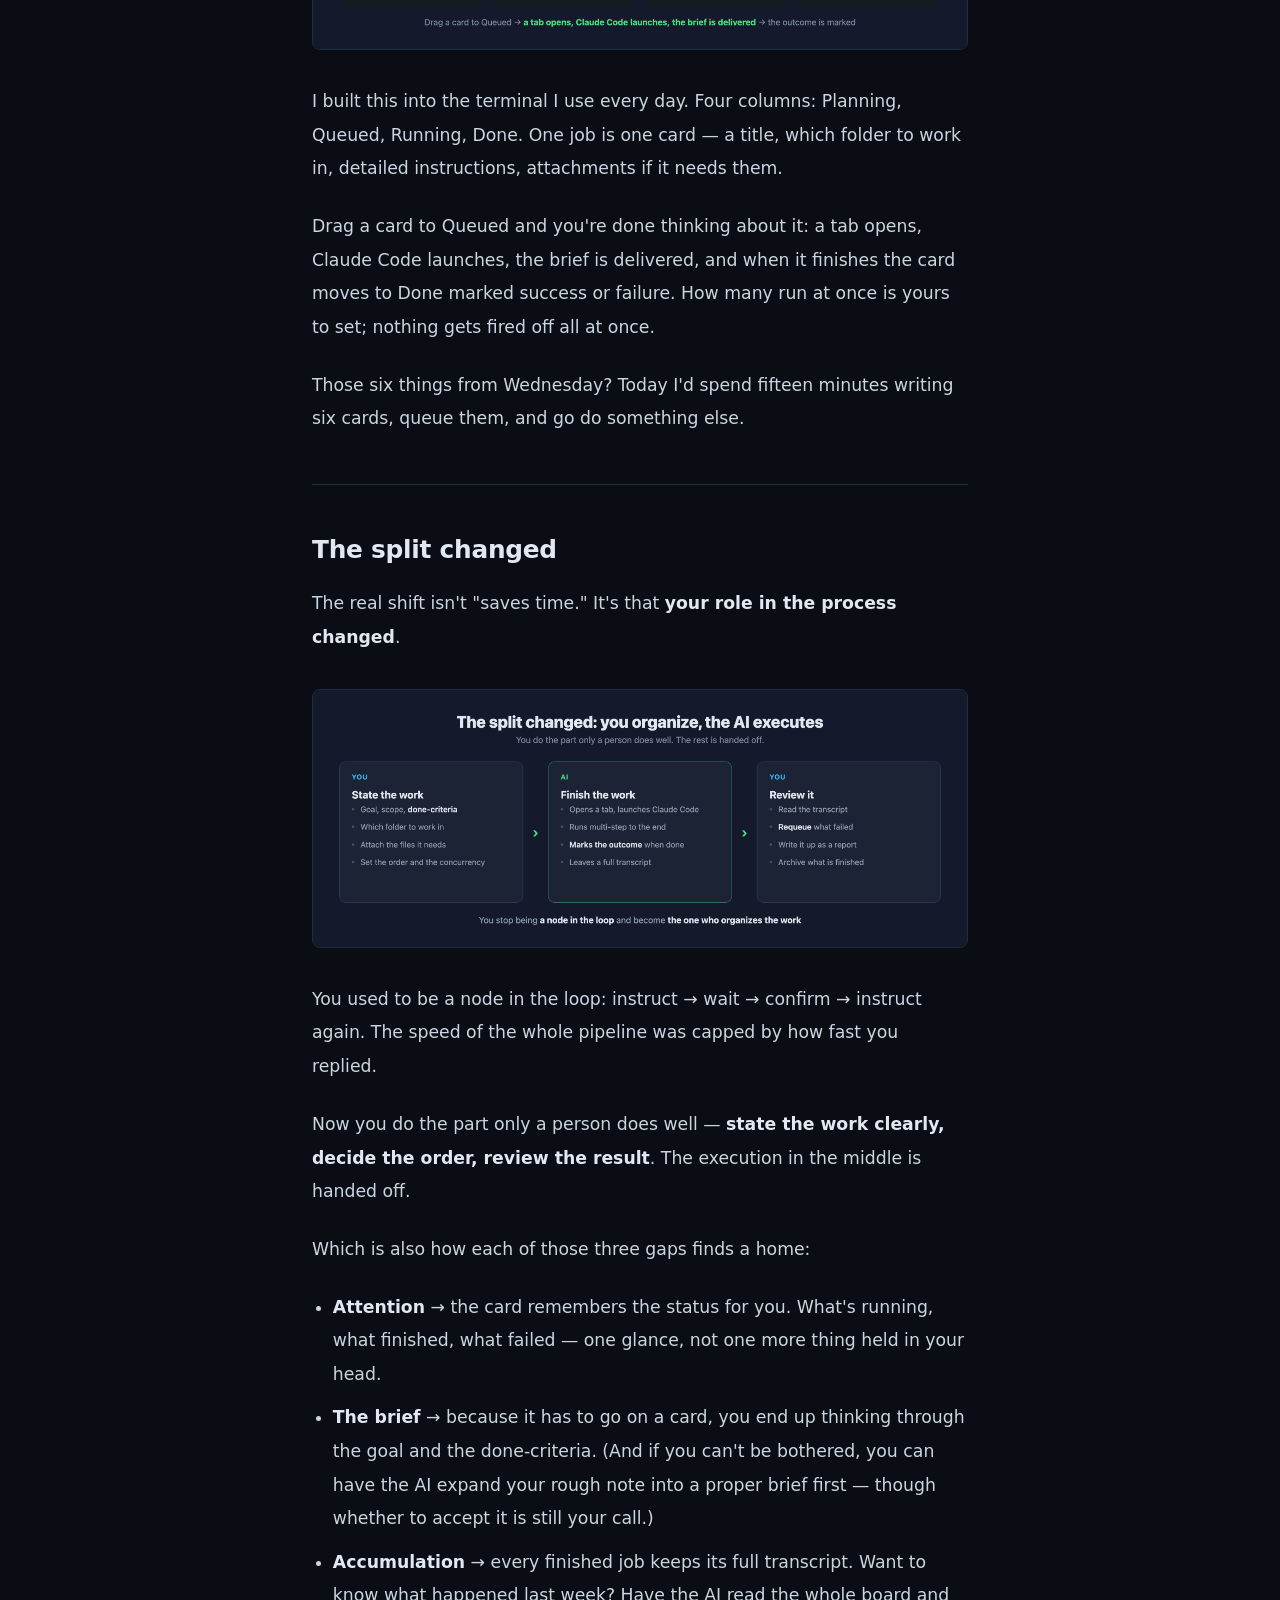
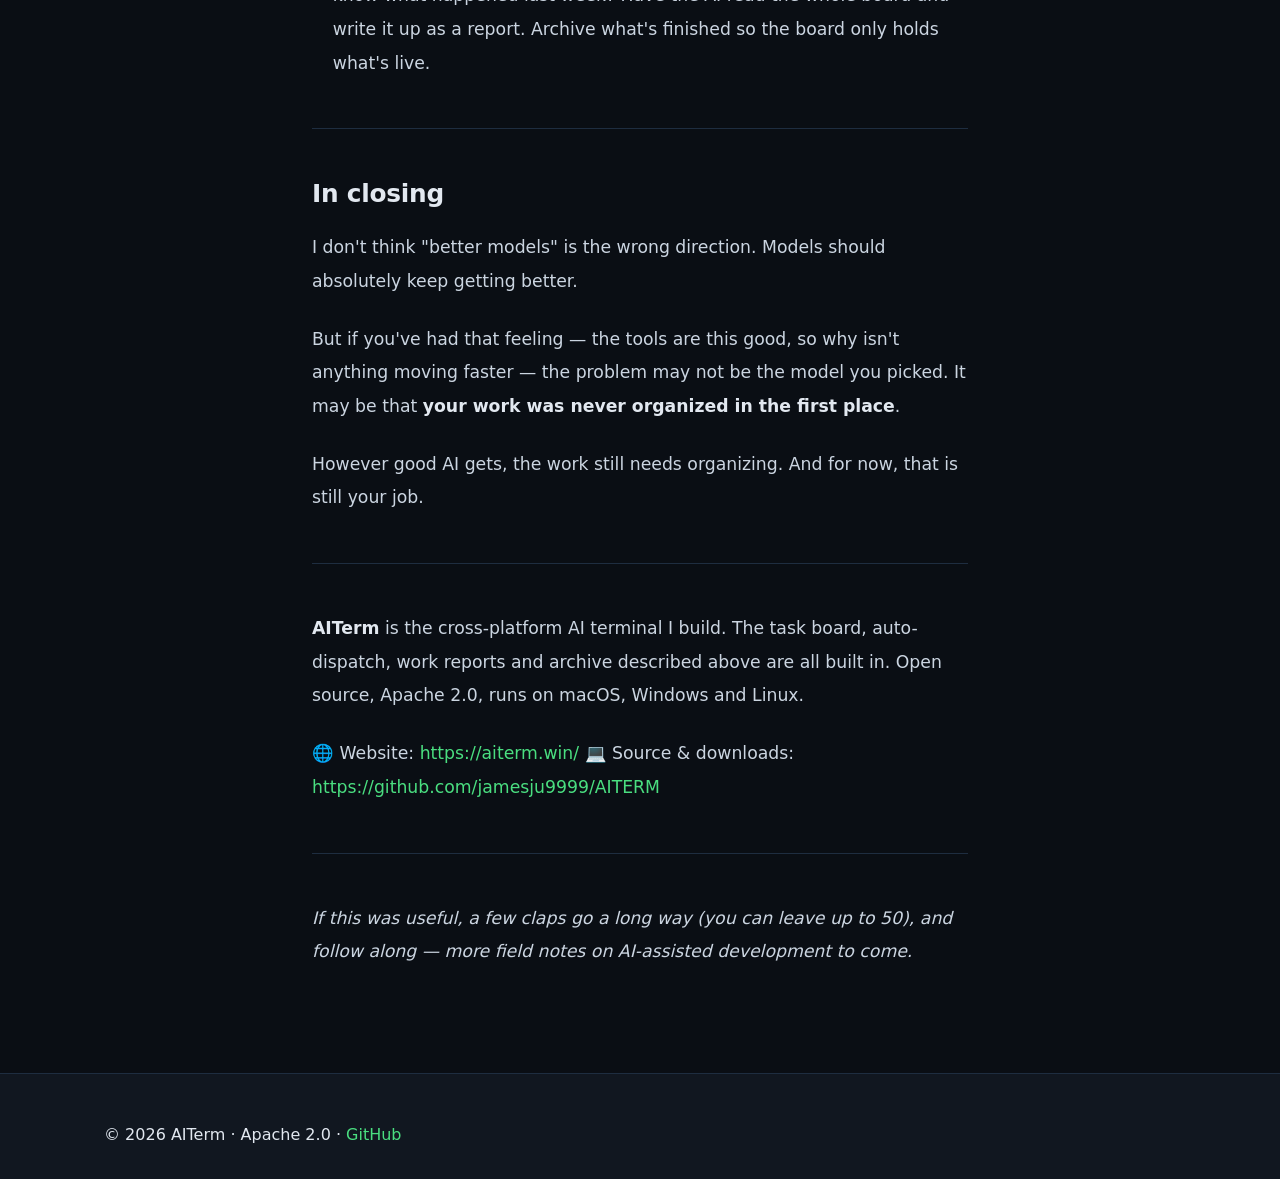
<file: blog/work-still-needs-organizing-en.html>
<!DOCTYPE html>
<html lang="en">
<head>
  <meta charset="UTF-8" />
  <meta name="viewport" content="width=device-width, initial-scale=1.0" />
  <title>However Good AI Gets, the Work Still Needs Organizing — AITerm</title>
  <meta name="description" content="The AI could run ten jobs at once. I finished two that evening. The difference was never the model." />
  <link rel="canonical" href="https://aiterm.win/blog/work-still-needs-organizing-en.html" />
  <meta property="og:type" content="article" />
  <meta property="og:title" content="However Good AI Gets, the Work Still Needs Organizing — AITerm" />
  <meta property="og:description" content="The AI could run ten jobs at once. I finished two that evening. The difference was never the model." />
  <meta property="og:url" content="https://aiterm.win/blog/work-still-needs-organizing-en.html" />
  <meta property="og:image" content="https://aiterm.win/og-image.png" />
  <meta name="twitter:card" content="summary_large_image" />
  <meta name="twitter:image" content="https://aiterm.win/og-image.png" />
  <link rel="icon" href="../icon.png" />
  <link rel="stylesheet" href="../style.css" />
  <link rel="stylesheet" href="blog.css" />
</head>
<body>
  <nav class="nav">
    <div class="nav-inner">
      <a href="../index.html" class="nav-logo"><span class="logo-bracket">[</span>AI<span class="logo-term">Term</span><span class="logo-bracket">]</span></a>
      <ul class="nav-links">
        <li><a href="en.html">Blog</a></li>
        <li><a href="../en.html#taskboard">Task Board</a></li><li><a href="../en.html#features">Features</a></li><li><a href="../en.html#install">Install</a></li>
        <li><a href="index.html">中文</a></li>
        <li><a href="https://github.com/jamesju9999/AITERM" target="_blank" rel="noopener" class="nav-github">GitHub</a></li>
      </ul>
    </div>
  </nav>
  <article class="post">
    <div class="post-inner">
      <a class="post-back" href="en.html">← All posts</a>
      <h1 class="post-title">However Good AI Gets, the Work Still Needs Organizing</h1>
      <div class="post-meta">2026-09-06</div>
      <p class="post-sub">The AI could run ten jobs at once. I finished two that evening. The difference was never the model.</p>
      <div class="post-body">
<p>Last Wednesday evening I wrote down six things I wanted cleared before bed: draft an API spec, backfill a few unit tests, fix a Windows build error, drop some unused dependencies, refactor a login flow, update a README.</p>
<p>Claude Code could do every one of them. Not "probably manage" — actually <strong>finish</strong> them: read the files, run the commands, read the error, fix it, run again.</p>
<p>I got through two.</p>
<p>The AI never got stuck. I did — because I can only watch one thing at a time. Paste the brief, see it start, wait, check the result, start the next one. And the waiting in between wasn't reusable, because I knew that the moment I walked away I'd lose track of where it was, whether it errored, and what I meant to do next.</p>
<p><strong>My tools got faster. I didn't.</strong></p>
<hr>
<h2>The bottleneck moved</h2>
<p>It is worth noticing that the way we complain about AI has completely changed in two years.</p>
<p>It used to be "it only does half the job," "I corrected it five times and it's still wrong," "forget it, I'll write it myself." That was a <strong>capability</strong> problem, and the answer was obviously to wait for a better model.</p>
<p>The models did get better. And the complaints turned into "I don't know if that finished," "I forgot to rerun the one that failed yesterday," "what did I actually ship this week?"</p>
<p>That is not a capability problem any more.</p>
<figure><img src="images/work-still-needs-organizing/01-bottleneck-en.png" alt="The bottleneck moved" loading="lazy"></figure>
<p>Here is the difference that matters: <strong>the first kind of problem improves when you swap the model. The second kind does not.</strong></p>
<p>A model ten times better will not remember which job is running. If anything it makes things worse — it runs faster and can take on more, while the number of things you can personally track is exactly what it was two years ago.</p>
<hr>
<h2>Three gaps a better model does not close</h2>
<p>I pulled apart what actually stopped me that evening. It was three things, and not one of them was about the model.</p>
<figure><img src="images/work-still-needs-organizing/02-gaps-en.png" alt="Three gaps a better model does not close" loading="lazy"></figure>
<p><strong>One: attention doesn't scale with compute.</strong> Running ten AI jobs at once is technically trivial — open ten tabs. What's hard is remembering which is running, which finished, and which failed and needs another go. Human working memory holds something like four or five things at once, and that number does not move because you bought a better GPU.</p>
<p><strong>Two: the brief decides the output.</strong> The same task, phrased as "tidy up the punch-in API" versus "read the three packet captures under <code>~/Downloads/HCP</code>, produce OpenAPI specs for the login and punch-in endpoints as <code>LoginAndGet.yaml</code> and <code>PounchCard.yaml</code>, with request and response examples," lands in two completely different places.</p>
<p>The first costs you five rounds of correction. The second lands first time. And writing the second requires you to actually <strong>write it down</strong> — which nobody can do for you, but which is also precisely what turns a task into something you can <strong>hand off</strong>.</p>
<p><strong>Three: work that vanishes accumulates nothing.</strong> The two things I did finish that night were a vague impression by the next morning. What was done, how, and how it turned out lived in a terminal tab I had already closed. Come the weekly update, I was reconstructing it from memory.</p>
<p>That isn't work. That's an execution.</p>
<hr>
<h2>This is an old problem</h2>
<p>The interesting part is that our industry solved these three problems a long time ago.</p>
<p>We invented kanban boards, ticket systems and standups — not because engineers can't write code, but because <strong>when several executors work at once, someone has to organize it</strong>. Who does what, in what order, whether it's done, and where the output went. None of those questions have anything to do with how good any individual executor is.</p>
<p>So it's strange that the moment AI became an executor, all of that machinery disappeared.</p>
<p>We treat AI as a smarter autocomplete: open a chat, ask, take the answer, close the tab. No queue, no status, no record. It's like hiring an extremely capable colleague and then refusing to give them a ticket system — everything by verbal handoff and a verbal report afterwards.</p>
<p>That works when you have one colleague. It stops working when the colleague can do ten things at once.</p>
<hr>
<h2>Manage what the AI produces as work</h2>
<p>Once that lands, the move is obvious: <strong>what the AI executes should be managed the same way what a person executes is managed.</strong></p>
<p>Write it down, queue it, dispatch it, keep the record.</p>
<figure><img src="images/work-still-needs-organizing/03-board-en.png" alt="Manage what the AI produces as work" loading="lazy"></figure>
<p>I built this into the terminal I use every day. Four columns: Planning, Queued, Running, Done. One job is one card — a title, which folder to work in, detailed instructions, attachments if it needs them.</p>
<p>Drag a card to Queued and you're done thinking about it: a tab opens, Claude Code launches, the brief is delivered, and when it finishes the card moves to Done marked success or failure. How many run at once is yours to set; nothing gets fired off all at once.</p>
<p>Those six things from Wednesday? Today I'd spend fifteen minutes writing six cards, queue them, and go do something else.</p>
<hr>
<h2>The split changed</h2>
<p>The real shift isn't "saves time." It's that <strong>your role in the process changed</strong>.</p>
<figure><img src="images/work-still-needs-organizing/04-split-en.png" alt="The split changed: you organize, the AI executes" loading="lazy"></figure>
<p>You used to be a node in the loop: instruct → wait → confirm → instruct again. The speed of the whole pipeline was capped by how fast you replied.</p>
<p>Now you do the part only a person does well — <strong>state the work clearly, decide the order, review the result</strong>. The execution in the middle is handed off.</p>
<p>Which is also how each of those three gaps finds a home:</p>
<ul>
<li><strong>Attention</strong> → the card remembers the status for you. What's running, what finished, what failed — one glance, not one more thing held in your head.</li>
<li><strong>The brief</strong> → because it has to go on a card, you end up thinking through the goal and the done-criteria. (And if you can't be bothered, you can have the AI expand your rough note into a proper brief first — though whether to accept it is still your call.)</li>
<li><strong>Accumulation</strong> → every finished job keeps its full transcript. Want to know what happened last week? Have the AI read the whole board and write it up as a report. Archive what's finished so the board only holds what's live.</li>
</ul>
<hr>
<h2>In closing</h2>
<p>I don't think "better models" is the wrong direction. Models should absolutely keep getting better.</p>
<p>But if you've had that feeling — the tools are this good, so why isn't anything moving faster — the problem may not be the model you picked. It may be that <strong>your work was never organized in the first place</strong>.</p>
<p>However good AI gets, the work still needs organizing. And for now, that is still your job.</p>
<hr>
<p><strong>AITerm</strong> is the cross-platform AI terminal I build. The task board, auto-dispatch, work reports and archive described above are all built in. Open source, Apache 2.0, runs on macOS, Windows and Linux.</p>
<p>🌐 Website: <a href="https://aiterm.win/" target="_blank" rel="noopener">https://aiterm.win/</a> 💻 Source &amp; downloads: <a href="https://github.com/jamesju9999/AITERM" target="_blank" rel="noopener">https://github.com/jamesju9999/AITERM</a></p>
<hr>
<p><em>If this was useful, a few claps go a long way (you can leave up to 50), and follow along — more field notes on AI-assisted development to come.</em></p>
      </div>

    </div>
  </article>

  <footer class="footer">
    <div class="container">
      <p>© 2026 AITerm · Apache 2.0 · <a href="https://github.com/jamesju9999/AITERM" target="_blank" rel="noopener">GitHub</a></p>
    </div>
  </footer>
</body>
</html>
</file>
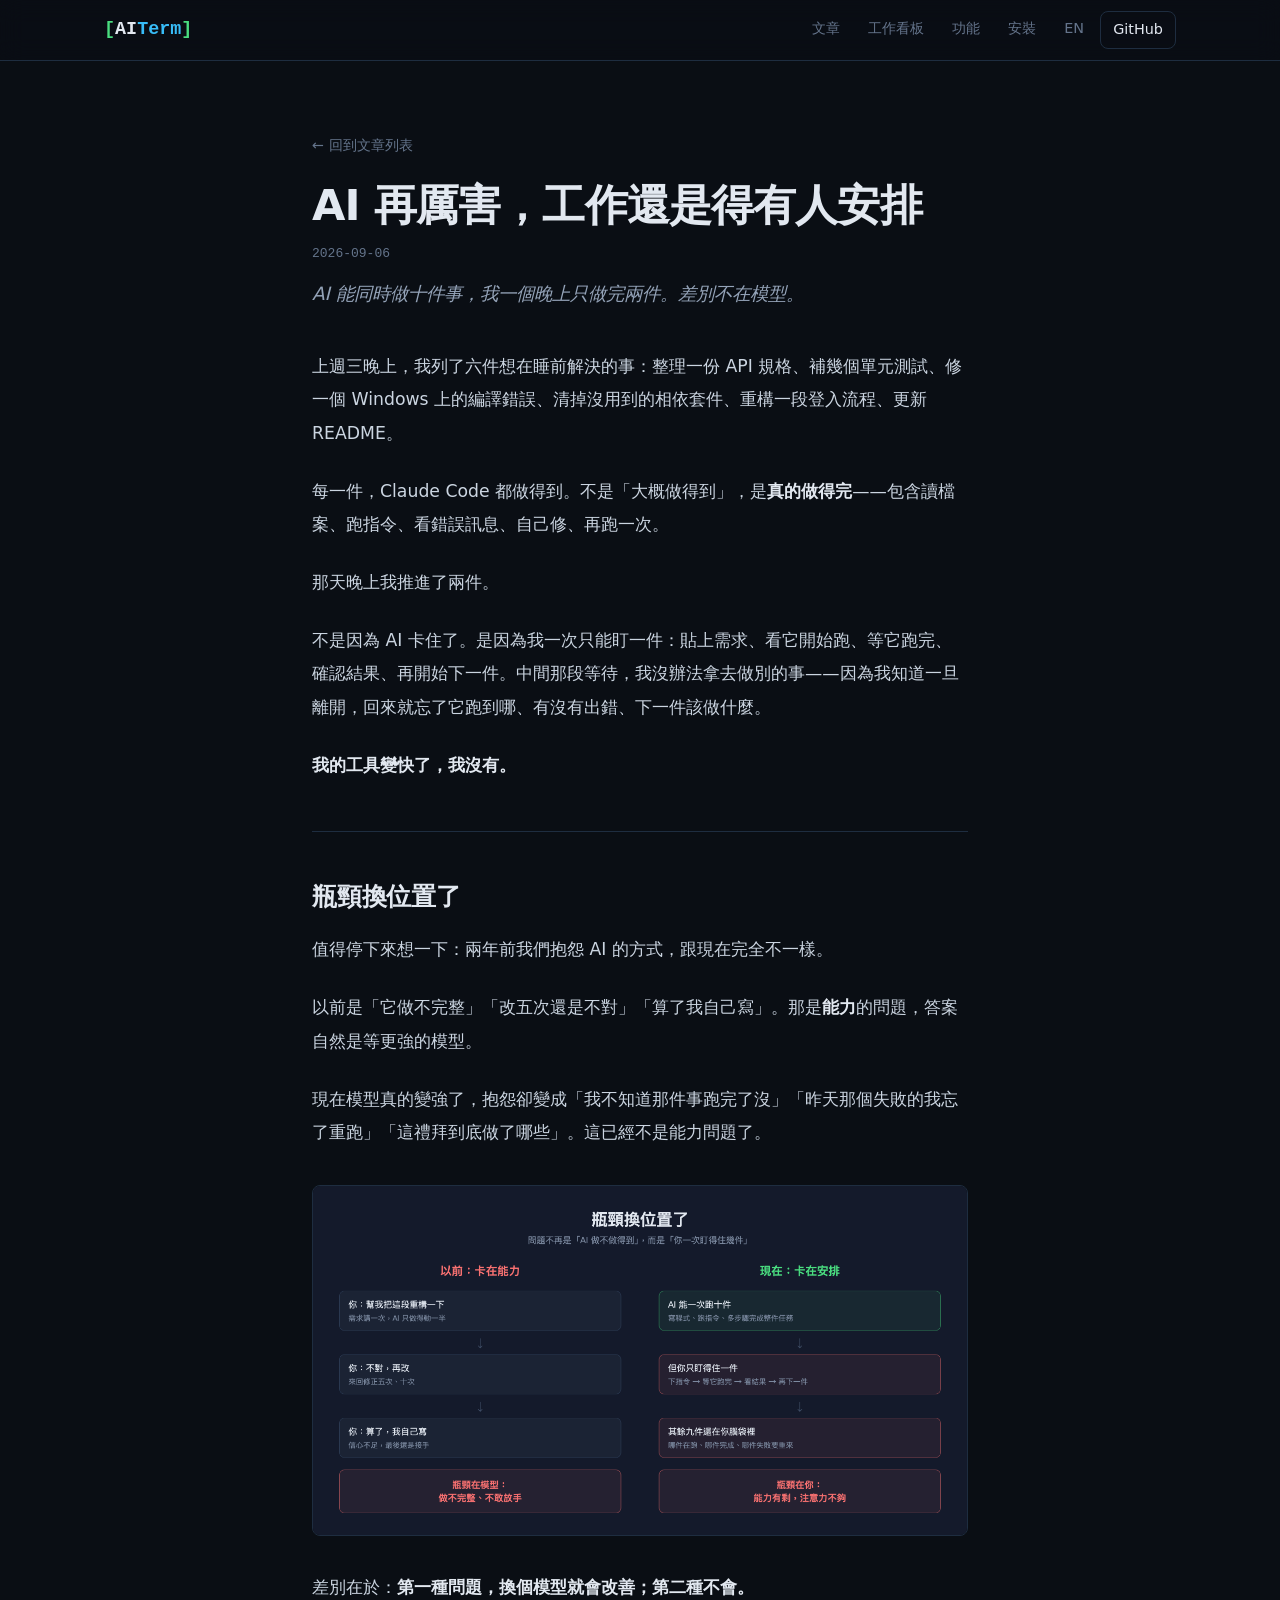
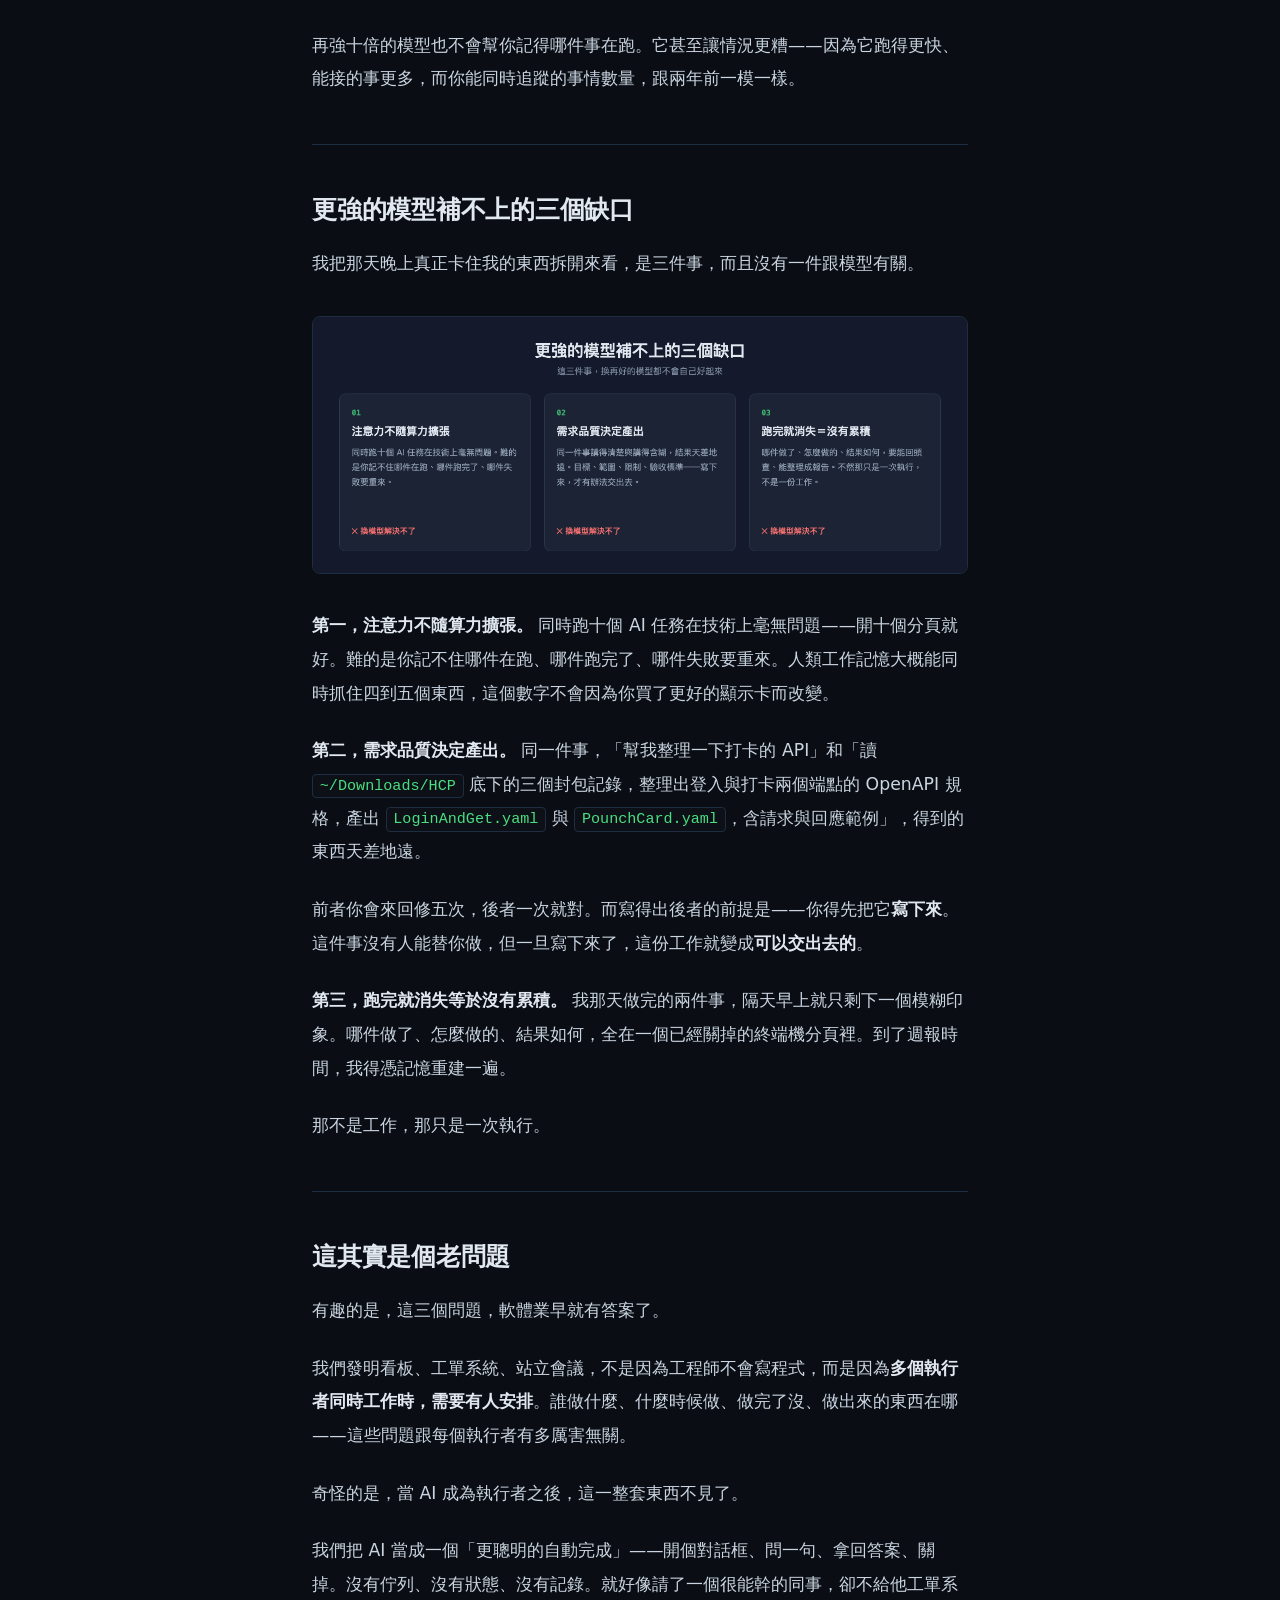
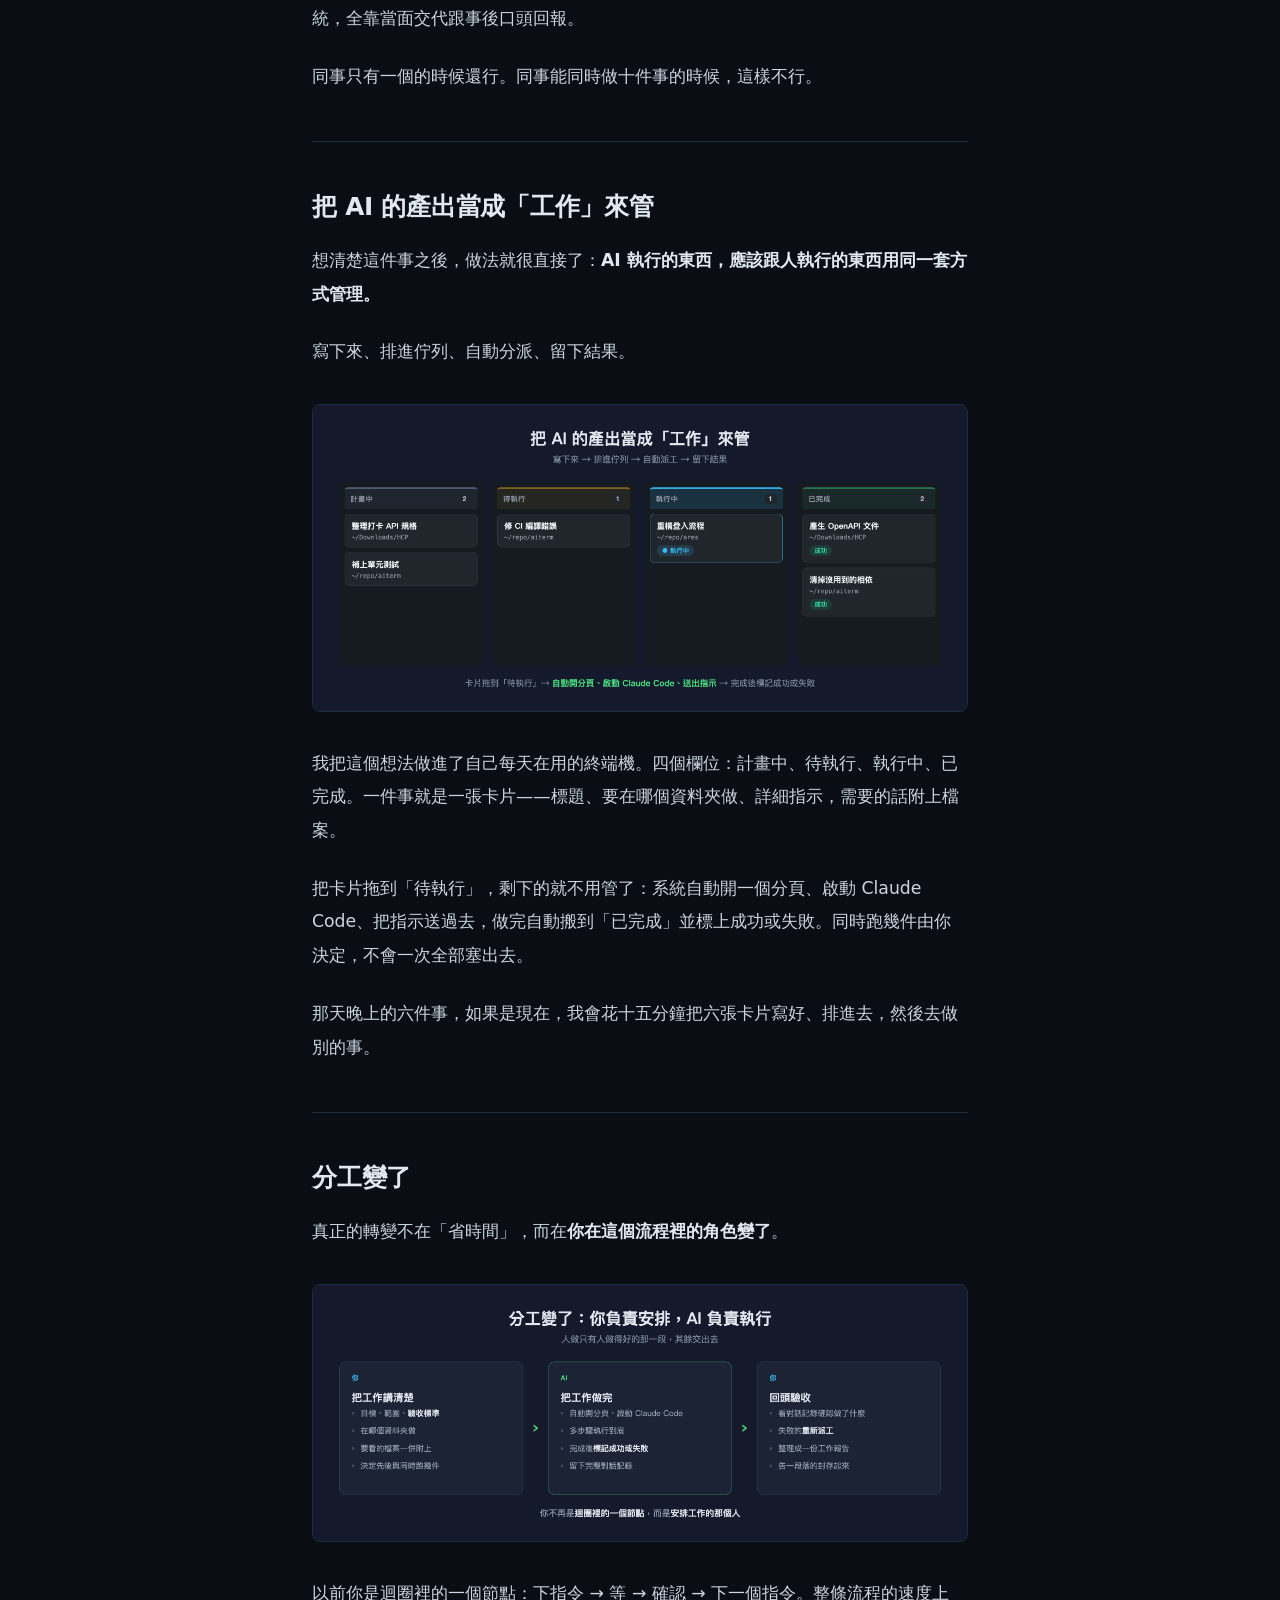
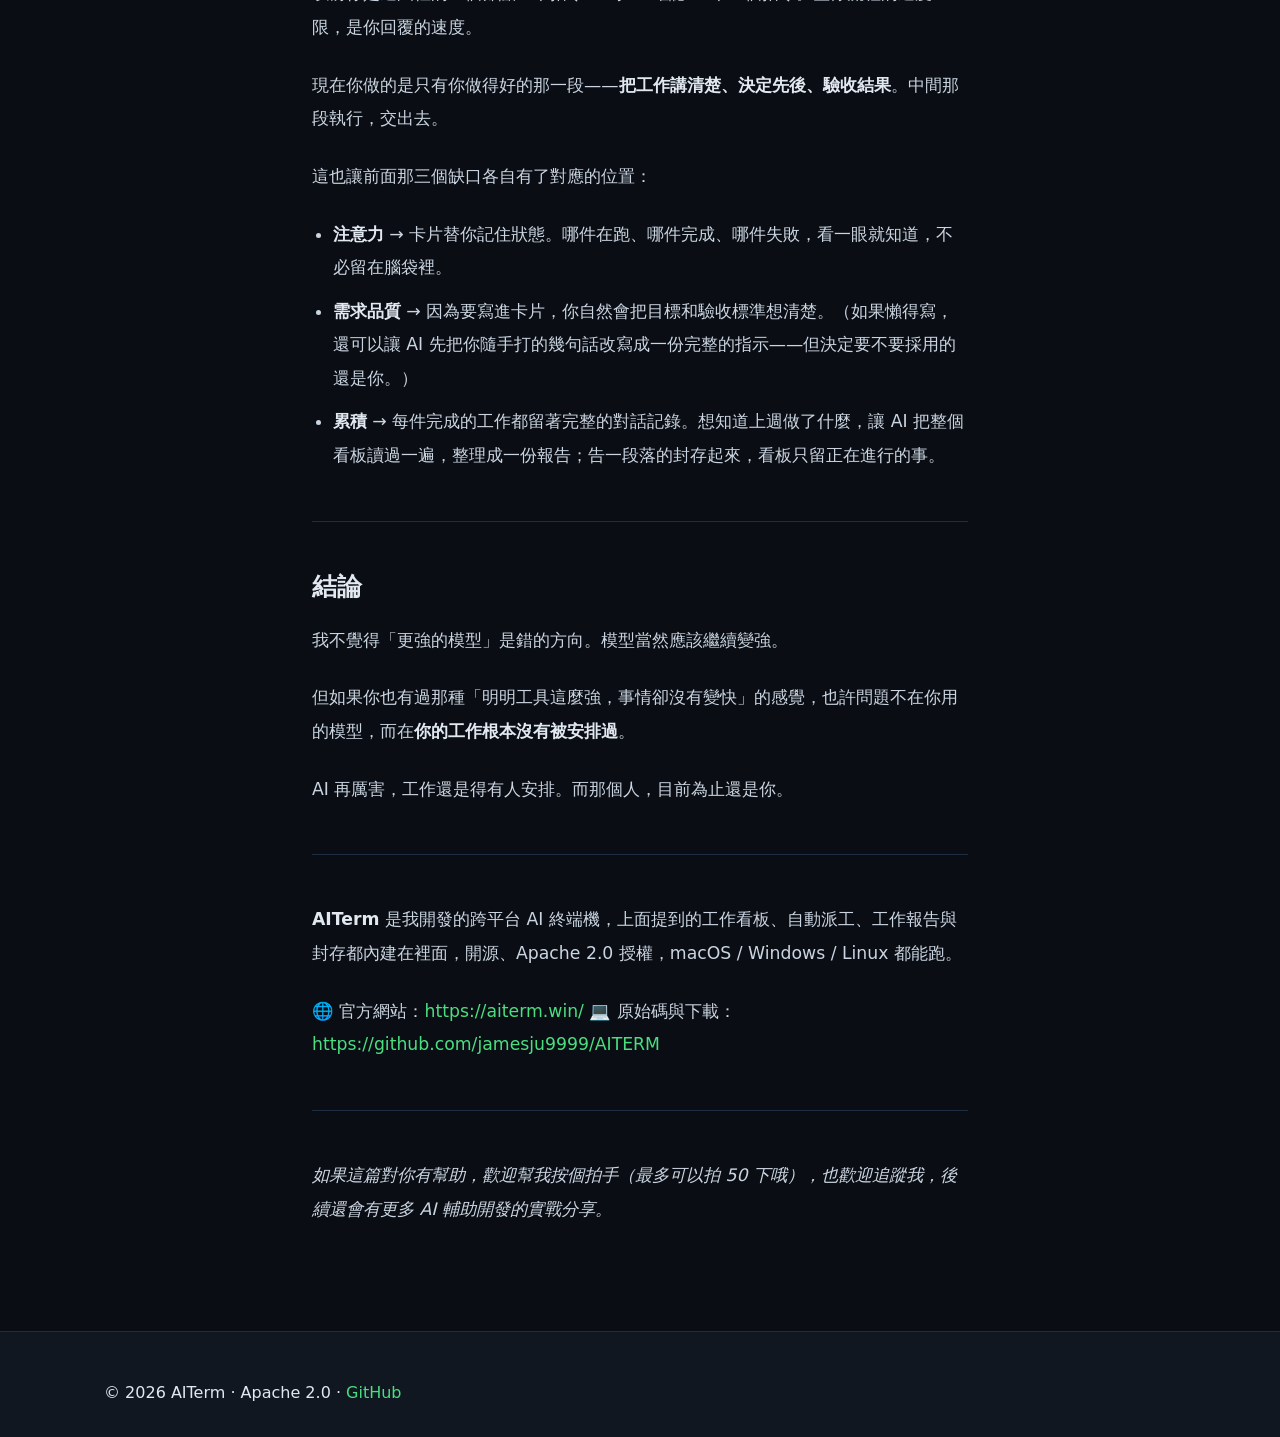
<file: blog/work-still-needs-organizing.html>
<!DOCTYPE html>
<html lang="zh-Hant">
<head>
  <meta charset="UTF-8" />
  <meta name="viewport" content="width=device-width, initial-scale=1.0" />
  <title>AI 再厲害，工作還是得有人安排 — AITerm</title>
  <meta name="description" content="AI 能同時做十件事，我一個晚上只做完兩件。差別不在模型。" />
  <link rel="canonical" href="https://aiterm.win/blog/work-still-needs-organizing.html" />
  <meta property="og:type" content="article" />
  <meta property="og:title" content="AI 再厲害，工作還是得有人安排 — AITerm" />
  <meta property="og:description" content="AI 能同時做十件事，我一個晚上只做完兩件。差別不在模型。" />
  <meta property="og:url" content="https://aiterm.win/blog/work-still-needs-organizing.html" />
  <meta property="og:image" content="https://aiterm.win/og-image.png" />
  <meta name="twitter:card" content="summary_large_image" />
  <meta name="twitter:image" content="https://aiterm.win/og-image.png" />
  <link rel="icon" href="../icon.png" />
  <link rel="stylesheet" href="../style.css" />
  <link rel="stylesheet" href="blog.css" />
</head>
<body>
  <nav class="nav">
    <div class="nav-inner">
      <a href="../index.html" class="nav-logo"><span class="logo-bracket">[</span>AI<span class="logo-term">Term</span><span class="logo-bracket">]</span></a>
      <ul class="nav-links">
        <li><a href="index.html">文章</a></li>
        <li><a href="../index.html#taskboard">工作看板</a></li><li><a href="../index.html#features">功能</a></li><li><a href="../index.html#install">安裝</a></li>
        <li><a href="en.html">EN</a></li>
        <li><a href="https://github.com/jamesju9999/AITERM" target="_blank" rel="noopener" class="nav-github">GitHub</a></li>
      </ul>
    </div>
  </nav>
  <article class="post">
    <div class="post-inner">
      <a class="post-back" href="index.html">← 回到文章列表</a>
      <h1 class="post-title">AI 再厲害，工作還是得有人安排</h1>
      <div class="post-meta">2026-09-06</div>
      <p class="post-sub">AI 能同時做十件事，我一個晚上只做完兩件。差別不在模型。</p>
      <div class="post-body">
<p>上週三晚上，我列了六件想在睡前解決的事：整理一份 API 規格、補幾個單元測試、修一個 Windows 上的編譯錯誤、清掉沒用到的相依套件、重構一段登入流程、更新 README。</p>
<p>每一件，Claude Code 都做得到。不是「大概做得到」，是<strong>真的做得完</strong>——包含讀檔案、跑指令、看錯誤訊息、自己修、再跑一次。</p>
<p>那天晚上我推進了兩件。</p>
<p>不是因為 AI 卡住了。是因為我一次只能盯一件：貼上需求、看它開始跑、等它跑完、確認結果、再開始下一件。中間那段等待，我沒辦法拿去做別的事——因為我知道一旦離開，回來就忘了它跑到哪、有沒有出錯、下一件該做什麼。</p>
<p><strong>我的工具變快了，我沒有。</strong></p>
<hr>
<h2>瓶頸換位置了</h2>
<p>值得停下來想一下：兩年前我們抱怨 AI 的方式，跟現在完全不一樣。</p>
<p>以前是「它做不完整」「改五次還是不對」「算了我自己寫」。那是<strong>能力</strong>的問題，答案自然是等更強的模型。</p>
<p>現在模型真的變強了，抱怨卻變成「我不知道那件事跑完了沒」「昨天那個失敗的我忘了重跑」「這禮拜到底做了哪些」。這已經不是能力問題了。</p>
<figure><img src="images/work-still-needs-organizing/01-bottleneck.png" alt="瓶頸換位置了" loading="lazy"></figure>
<p>差別在於：<strong>第一種問題，換個模型就會改善；第二種不會。</strong></p>
<p>再強十倍的模型也不會幫你記得哪件事在跑。它甚至讓情況更糟——因為它跑得更快、能接的事更多，而你能同時追蹤的事情數量，跟兩年前一模一樣。</p>
<hr>
<h2>更強的模型補不上的三個缺口</h2>
<p>我把那天晚上真正卡住我的東西拆開來看，是三件事，而且沒有一件跟模型有關。</p>
<figure><img src="images/work-still-needs-organizing/02-gaps.png" alt="更強的模型補不上的三個缺口" loading="lazy"></figure>
<p><strong>第一，注意力不隨算力擴張。</strong> 同時跑十個 AI 任務在技術上毫無問題——開十個分頁就好。難的是你記不住哪件在跑、哪件跑完了、哪件失敗要重來。人類工作記憶大概能同時抓住四到五個東西，這個數字不會因為你買了更好的顯示卡而改變。</p>
<p><strong>第二，需求品質決定產出。</strong> 同一件事，「幫我整理一下打卡的 API」和「讀 <code>~/Downloads/HCP</code> 底下的三個封包記錄，整理出登入與打卡兩個端點的 OpenAPI 規格，產出 <code>LoginAndGet.yaml</code> 與 <code>PounchCard.yaml</code>，含請求與回應範例」，得到的東西天差地遠。</p>
<p>前者你會來回修五次，後者一次就對。而寫得出後者的前提是——你得先把它<strong>寫下來</strong>。這件事沒有人能替你做，但一旦寫下來了，這份工作就變成<strong>可以交出去的</strong>。</p>
<p><strong>第三，跑完就消失等於沒有累積。</strong> 我那天做完的兩件事，隔天早上就只剩下一個模糊印象。哪件做了、怎麼做的、結果如何，全在一個已經關掉的終端機分頁裡。到了週報時間，我得憑記憶重建一遍。</p>
<p>那不是工作，那只是一次執行。</p>
<hr>
<h2>這其實是個老問題</h2>
<p>有趣的是，這三個問題，軟體業早就有答案了。</p>
<p>我們發明看板、工單系統、站立會議，不是因為工程師不會寫程式，而是因為<strong>多個執行者同時工作時，需要有人安排</strong>。誰做什麼、什麼時候做、做完了沒、做出來的東西在哪——這些問題跟每個執行者有多厲害無關。</p>
<p>奇怪的是，當 AI 成為執行者之後，這一整套東西不見了。</p>
<p>我們把 AI 當成一個「更聰明的自動完成」——開個對話框、問一句、拿回答案、關掉。沒有佇列、沒有狀態、沒有記錄。就好像請了一個很能幹的同事，卻不給他工單系統，全靠當面交代跟事後口頭回報。</p>
<p>同事只有一個的時候還行。同事能同時做十件事的時候，這樣不行。</p>
<hr>
<h2>把 AI 的產出當成「工作」來管</h2>
<p>想清楚這件事之後，做法就很直接了：<strong>AI 執行的東西，應該跟人執行的東西用同一套方式管理。</strong></p>
<p>寫下來、排進佇列、自動分派、留下結果。</p>
<figure><img src="images/work-still-needs-organizing/03-board.png" alt="把 AI 的產出當成工作來管" loading="lazy"></figure>
<p>我把這個想法做進了自己每天在用的終端機。四個欄位：計畫中、待執行、執行中、已完成。一件事就是一張卡片——標題、要在哪個資料夾做、詳細指示，需要的話附上檔案。</p>
<p>把卡片拖到「待執行」，剩下的就不用管了：系統自動開一個分頁、啟動 Claude Code、把指示送過去，做完自動搬到「已完成」並標上成功或失敗。同時跑幾件由你決定，不會一次全部塞出去。</p>
<p>那天晚上的六件事，如果是現在，我會花十五分鐘把六張卡片寫好、排進去，然後去做別的事。</p>
<hr>
<h2>分工變了</h2>
<p>真正的轉變不在「省時間」，而在<strong>你在這個流程裡的角色變了</strong>。</p>
<figure><img src="images/work-still-needs-organizing/04-split.png" alt="分工變了：你負責安排，AI 負責執行" loading="lazy"></figure>
<p>以前你是迴圈裡的一個節點：下指令 → 等 → 確認 → 下一個指令。整條流程的速度上限，是你回覆的速度。</p>
<p>現在你做的是只有你做得好的那一段——<strong>把工作講清楚、決定先後、驗收結果</strong>。中間那段執行，交出去。</p>
<p>這也讓前面那三個缺口各自有了對應的位置：</p>
<ul>
<li><strong>注意力</strong> → 卡片替你記住狀態。哪件在跑、哪件完成、哪件失敗，看一眼就知道，不必留在腦袋裡。</li>
<li><strong>需求品質</strong> → 因為要寫進卡片，你自然會把目標和驗收標準想清楚。（如果懶得寫，還可以讓 AI 先把你隨手打的幾句話改寫成一份完整的指示——但決定要不要採用的還是你。）</li>
<li><strong>累積</strong> → 每件完成的工作都留著完整的對話記錄。想知道上週做了什麼，讓 AI 把整個看板讀過一遍，整理成一份報告；告一段落的封存起來，看板只留正在進行的事。</li>
</ul>
<hr>
<h2>結論</h2>
<p>我不覺得「更強的模型」是錯的方向。模型當然應該繼續變強。</p>
<p>但如果你也有過那種「明明工具這麼強，事情卻沒有變快」的感覺，也許問題不在你用的模型，而在<strong>你的工作根本沒有被安排過</strong>。</p>
<p>AI 再厲害，工作還是得有人安排。而那個人，目前為止還是你。</p>
<hr>
<p><strong>AITerm</strong> 是我開發的跨平台 AI 終端機，上面提到的工作看板、自動派工、工作報告與封存都內建在裡面，開源、Apache 2.0 授權，macOS / Windows / Linux 都能跑。</p>
<p>🌐 官方網站：<a href="https://aiterm.win/" target="_blank" rel="noopener">https://aiterm.win/</a> 💻 原始碼與下載：<a href="https://github.com/jamesju9999/AITERM" target="_blank" rel="noopener">https://github.com/jamesju9999/AITERM</a></p>
<hr>
<p><em>如果這篇對你有幫助，歡迎幫我按個拍手（最多可以拍 50 下哦），也歡迎追蹤我，後續還會有更多 AI 輔助開發的實戰分享。</em></p>
      </div>

    </div>
  </article>

  <footer class="footer">
    <div class="container">
      <p>© 2026 AITerm · Apache 2.0 · <a href="https://github.com/jamesju9999/AITERM" target="_blank" rel="noopener">GitHub</a></p>
    </div>
  </footer>
</body>
</html>
</file>
<file: style.css>
/* ======================================
   AITerm Product Site — style.css
   ====================================== */

:root {
  --bg: #0a0e14;
  --bg-card: #111720;
  --bg-elevated: #161e2e;
  --border: #1e2d40;
  --accent: #4ade80;
  --accent-dim: rgba(74, 222, 128, 0.12);
  --accent2: #38bdf8;
  --text: #e2e8f0;
  --muted: #64748b;
  --code-bg: #0d1117;
  --radius: 12px;
  --radius-sm: 8px;
  --transition: 0.2s ease;
  --shadow: 0 4px 24px rgba(0,0,0,0.5);
}

*, *::before, *::after { box-sizing: border-box; margin: 0; padding: 0; }

html { scroll-behavior: smooth; font-size: 16px; }

body {
  background: var(--bg);
  color: var(--text);
  font-family: -apple-system, BlinkMacSystemFont, 'Segoe UI', system-ui, sans-serif;
  line-height: 1.6;
  overflow-x: hidden;
}

a { color: var(--accent); text-decoration: none; transition: opacity var(--transition); }
a:hover { opacity: 0.8; }

code {
  font-family: 'SF Mono', 'Fira Code', 'Cascadia Code', monospace;
  font-size: 0.875em;
  background: var(--code-bg);
  border: 1px solid var(--border);
  padding: 0.15em 0.45em;
  border-radius: 4px;
  color: var(--accent);
}

.container {
  max-width: 1120px;
  margin: 0 auto;
  padding: 0 1.5rem;
}

/* ── NAV ── */
.nav {
  position: fixed;
  top: 0; left: 0; right: 0;
  z-index: 100;
  background: rgba(10, 14, 20, 0.85);
  backdrop-filter: blur(12px);
  border-bottom: 1px solid var(--border);
}

.nav-inner {
  max-width: 1120px;
  margin: 0 auto;
  padding: 0 1.5rem;
  height: 60px;
  display: flex;
  align-items: center;
  gap: 2rem;
}

.nav-logo {
  font-family: 'SF Mono', 'Fira Code', monospace;
  font-size: 1.15rem;
  font-weight: 700;
  color: var(--text);
  white-space: nowrap;
}

.logo-bracket { color: var(--accent); }
.logo-term { color: var(--accent2); }

.nav-links {
  display: flex;
  list-style: none;
  gap: 0.25rem;
  margin-left: auto;
}

.nav-links a {
  color: var(--muted);
  padding: 0.4rem 0.75rem;
  border-radius: var(--radius-sm);
  font-size: 0.9rem;
  display: flex;
  align-items: center;
  gap: 0.4rem;
  transition: color var(--transition), background var(--transition);
}

.nav-links a:hover { color: var(--text); background: var(--bg-elevated); opacity: 1; }

.nav-github {
  border: 1px solid var(--border) !important;
  color: var(--text) !important;
}

.nav-toggle {
  display: none;
  background: none;
  border: none;
  color: var(--text);
  font-size: 1.4rem;
  cursor: pointer;
  margin-left: auto;
}

/* ── HERO ── */
.hero {
  min-height: 100vh;
  display: grid;
  grid-template-columns: 1fr 1fr;
  align-items: center;
  gap: 3rem;
  padding: 100px 1.5rem 60px;
  max-width: 1120px;
  margin: 0 auto;
}

.hero-badge {
  display: inline-block;
  background: var(--accent-dim);
  border: 1px solid rgba(74, 222, 128, 0.25);
  color: var(--accent);
  font-size: 0.78rem;
  font-weight: 600;
  letter-spacing: 0.05em;
  text-transform: uppercase;
  padding: 0.35rem 0.9rem;
  border-radius: 100px;
  margin-bottom: 1.25rem;
}

.hero-title {
  font-size: clamp(2.2rem, 5vw, 3.5rem);
  font-weight: 800;
  line-height: 1.15;
  letter-spacing: -0.02em;
  margin-bottom: 1.25rem;
}

/* 較長語系的主標題。3.5rem 是為了中文那句 9 個字設的，英文同一句話有 50
   多個字元，在那個字級下會斷成四行、還把逗號後的單字孤零零留在一行。
   縮字級比為了遷就字級去扭曲文案好。 */
.hero-title--long { font-size: clamp(1.9rem, 3.6vw, 2.6rem); }

.gradient-text {
  background: linear-gradient(135deg, var(--accent) 0%, var(--accent2) 100%);
  -webkit-background-clip: text;
  -webkit-text-fill-color: transparent;
  background-clip: text;
}

.hero-sub {
  font-size: 1.05rem;
  color: var(--muted);
  line-height: 1.75;
  margin-bottom: 2rem;
  max-width: 520px;
}

.hero-sub strong { color: var(--text); }

.hero-actions {
  display: flex;
  gap: 0.75rem;
  flex-wrap: wrap;
  margin-bottom: 1.75rem;
}

.hero-platforms {
  display: flex;
  gap: 0.75rem;
  flex-wrap: wrap;
}

.platform-tag {
  display: inline-flex;
  align-items: center;
  gap: 0.4rem;
  font-size: 0.8rem;
  color: var(--muted);
  border: 1px solid var(--border);
  padding: 0.3rem 0.7rem;
  border-radius: 100px;
}

/* ── BUTTONS ── */
.btn {
  display: inline-flex;
  align-items: center;
  gap: 0.5rem;
  padding: 0.65rem 1.35rem;
  border-radius: var(--radius-sm);
  font-size: 0.92rem;
  font-weight: 600;
  cursor: pointer;
  transition: transform var(--transition), opacity var(--transition), box-shadow var(--transition);
  white-space: nowrap;
}

.btn:hover { transform: translateY(-1px); opacity: 1; }
.btn:active { transform: translateY(0); }

.btn-primary {
  background: var(--accent);
  color: #0a0e14;
  box-shadow: 0 0 20px rgba(74, 222, 128, 0.25);
}

.btn-primary:hover { box-shadow: 0 0 30px rgba(74, 222, 128, 0.4); }

.btn-outline {
  background: transparent;
  color: var(--text);
  border: 1px solid var(--border);
}

.btn-outline:hover { border-color: var(--accent); color: var(--accent); }

.btn-large { padding: 0.85rem 2rem; font-size: 1rem; }

.release-version {
  font-size: 0.78em;
  opacity: 0.75;
  font-weight: 500;
  font-family: 'SF Mono', 'Fira Code', monospace;
}

/* ── TERMINAL MOCKUP ── */
.hero-terminal-wrap {
  display: flex;
  justify-content: center;
}

.terminal-window {
  width: 100%;
  max-width: 520px;
  background: #0d1117;
  border: 1px solid var(--border);
  border-radius: var(--radius);
  box-shadow: var(--shadow), 0 0 60px rgba(74, 222, 128, 0.06);
  overflow: hidden;
}

.terminal-header {
  display: flex;
  align-items: center;
  gap: 0.5rem;
  padding: 0.75rem 1rem;
  background: #161b22;
  border-bottom: 1px solid var(--border);
}

.dot {
  width: 12px; height: 12px;
  border-radius: 50%;
  flex-shrink: 0;
}

.dot-red    { background: #ff5f57; }
.dot-yellow { background: #febc2e; }
.dot-green  { background: #28c840; }

.terminal-title {
  font-family: 'SF Mono', monospace;
  font-size: 0.75rem;
  color: var(--muted);
  margin-left: auto;
  margin-right: auto;
}

.terminal-body {
  padding: 1.25rem 1.5rem;
  font-family: 'SF Mono', 'Fira Code', monospace;
  font-size: 0.82rem;
  line-height: 1.8;
}

.terminal-line { display: flex; gap: 0.5rem; flex-wrap: wrap; align-items: baseline; }
.terminal-line + .terminal-line { margin-top: 0.1rem; }

.prompt { color: var(--accent); }
.cmd { color: #e2e8f0; }
.cursor { color: var(--accent); animation: blink 1s step-end infinite; }
.output { color: #94a3b8; padding-left: 1rem; }
.ai-thinking { color: var(--accent2); font-style: italic; }
.ai-cmd { color: var(--accent); font-weight: 600; }
.ai-explain { color: #f59e0b; font-size: 0.75rem; }
.muted { color: #475569; }

@keyframes blink { 0%,100% { opacity: 1; } 50% { opacity: 0; } }


/* ── 首頁右側：上看板、下終端機 ──
   標題主張「工作要被安排」，視覺就得畫出那件事：卡片排進看板，系統自動
   開一個分頁把它跑完。中間那道箭頭是兩段之間的因果，不是裝飾。 */
/* min-width:0 是防禦性的：grid/flex 子項的預設 min-width 是 auto，也就是
   「不肯縮到比內容窄」。這個看板裡的卡片標題是不換行的長字串，少了這行
   在夠窄的容器裡就會把版面撐爆。（實測 375px 沒問題，這是預留。） */
.hero-stack { min-width: 0; display: flex; flex-direction: column; align-items: center; gap: 0; width: 100%; max-width: 560px; }

.hero-win {
  min-width: 0;
  width: 100%;
  background: #0d1117;
  border: 1px solid var(--border);
  border-radius: var(--radius);
  overflow: hidden;
  box-shadow: var(--shadow), 0 0 60px rgba(74, 222, 128, 0.05);
}

/* minmax(0, 1fr) 而不是 1fr：`1fr` 展開後是 `minmax(auto, 1fr)`，那個 auto
   最小值套在**軌道**上，子項再怎麼加 min-width:0 都蓋不掉它。同樣是預留。 */
.hero-mini-board { display: grid; grid-template-columns: repeat(4, minmax(0, 1fr)); gap: 6px; padding: 9px; }
.hero-col { min-width: 0; background: #161b22; border-radius: 6px; padding: 6px; display: flex; flex-direction: column; gap: 5px; min-height: 104px; }
.hero-colhead {
  min-width: 0;
  display: flex; justify-content: space-between; align-items: center;
  padding: 5px 6px; border-top: 2px solid #55637a; border-radius: 4px 4px 0 0;
  background: rgba(85, 99, 122, 0.14);
  font-size: 8.5px; font-weight: 700; letter-spacing: 0.04em; color: #8b949e;
}
.hero-colhead.q { border-top-color: #8a6d1f; background: rgba(138, 109, 31, 0.14); }
.hero-colhead.r { border-top-color: #38bdf8; background: rgba(56, 189, 248, 0.14); }
.hero-colhead.d { border-top-color: #2f7d52; background: rgba(47, 125, 82, 0.14); }
.hero-colhead b { background: #21262d; color: #c9d1d9; border-radius: 999px; padding: 0 5px; font-weight: 600; }

.hero-card { background: #21262d; border: 1px solid #30363d; border-radius: 5px; padding: 6px 7px; }
.hero-card.run { border-color: rgba(56, 189, 248, 0.5); }
.hero-card .t { font-size: 9.5px; font-weight: 600; color: #f0f6fc; white-space: nowrap; overflow: hidden; text-overflow: ellipsis; }
.hero-card .b { display: inline-block; margin-top: 4px; font-size: 8px; font-weight: 600; padding: 1px 6px; border-radius: 999px; }
.hero-card .b.ok { background: rgba(16, 185, 129, 0.15); color: #34d399; }
.hero-card .b.rn { background: rgba(56, 189, 248, 0.15); color: #38bdf8; }

/* 兩段之間的因果。虛線是「自動」的視覺說法——中間沒有人動手。 */
.hero-link { display: flex; flex-direction: column; align-items: center; padding: 10px 0 8px; }
.hero-link-line { width: 1px; height: 16px; background: repeating-linear-gradient(180deg, var(--accent) 0 4px, transparent 4px 8px); }
.hero-link-text { margin-top: 6px; font-size: 11.5px; color: var(--accent); font-weight: 600; text-align: center; }
.hero-link-text span { color: var(--muted); font-weight: 400; }

/* ── SECTIONS ── */
.section {
  padding: 96px 0;
}

.section-title {
  font-size: clamp(1.8rem, 3vw, 2.5rem);
  font-weight: 800;
  letter-spacing: -0.02em;
  text-align: center;
  margin-bottom: 0.75rem;
}

.section-sub {
  color: var(--muted);
  text-align: center;
  font-size: 1.05rem;
  margin-bottom: 3.5rem;
}

/* ── TASK BOARD（主張區塊） ── */
.taskboard {
  background: linear-gradient(180deg, var(--bg) 0%, #0c1119 50%, var(--bg) 100%);
  border-top: 1px solid var(--border);
  border-bottom: 1px solid var(--border);
}

.tb-lead { max-width: 780px; margin: 0 auto 3.5rem; text-align: center; }

.tb-eyebrow {
  display: inline-block;
  font-size: 0.75rem;
  font-weight: 700;
  letter-spacing: 0.12em;
  text-transform: uppercase;
  color: var(--accent);
  background: var(--accent-dim);
  border: 1px solid rgba(74, 222, 128, 0.25);
  border-radius: 999px;
  padding: 4px 14px;
  margin-bottom: 1.25rem;
}

.tb-title {
  font-size: clamp(1.9rem, 3.4vw, 2.9rem);
  font-weight: 800;
  letter-spacing: -0.02em;
  line-height: 1.25;
  margin-bottom: 1.1rem;
}

.tb-claim { color: var(--muted); font-size: 1.08rem; line-height: 1.75; }
.tb-claim strong { color: var(--text); }

.tb-args {
  display: grid;
  grid-template-columns: repeat(3, 1fr);
  gap: 20px;
  margin-bottom: 4rem;
}

.tb-arg {
  background: var(--bg-card);
  border: 1px solid var(--border);
  border-radius: var(--radius);
  padding: 24px;
}

.tb-arg-num {
  font-family: 'SF Mono', 'Fira Code', 'Cascadia Code', monospace;
  font-size: 0.8rem;
  font-weight: 700;
  color: var(--accent);
  opacity: 0.7;
  margin-bottom: 10px;
}

.tb-arg h3 { font-size: 1.05rem; font-weight: 700; margin-bottom: 8px; }
.tb-arg p { color: var(--muted); font-size: 0.94rem; }

/* 說明與看板示意並排。 */
.tb-show {
  display: grid;
  grid-template-columns: minmax(0, 0.85fr) minmax(0, 1.15fr);
  gap: 40px;
  align-items: center;
  margin-bottom: 3.5rem;
}

.tb-show-text h3 { font-size: 1.45rem; font-weight: 700; margin-bottom: 1rem; }
.tb-show-text p { color: var(--muted); margin-bottom: 1rem; }

.tb-points { list-style: none; margin-top: 1.25rem; }
.tb-points li {
  position: relative;
  padding-left: 20px;
  margin-bottom: 10px;
  color: var(--muted);
  font-size: 0.94rem;
}
.tb-points li::before {
  content: "";
  position: absolute;
  left: 0;
  top: 0.62em;
  width: 6px;
  height: 6px;
  border-radius: 50%;
  background: var(--accent);
}
.tb-points strong { color: var(--text); }

/* 看板示意圖。純 CSS，不是截圖——換語系或改字都不必重出圖。 */
.tb-board {
  display: grid;
  grid-template-columns: repeat(4, 1fr);
  gap: 10px;
  background: var(--code-bg);
  border: 1px solid var(--border);
  border-radius: var(--radius);
  padding: 12px;
  box-shadow: var(--shadow), 0 0 60px rgba(74, 222, 128, 0.05);
}

.tb-col { display: flex; flex-direction: column; gap: 8px; min-width: 0; }

.tb-col-head {
  display: flex;
  align-items: center;
  justify-content: space-between;
  gap: 6px;
  padding: 7px 9px;
  border-top: 2px solid #55637a;
  border-radius: 6px 6px 0 0;
  background: rgba(85, 99, 122, 0.12);
  font-size: 0.68rem;
  font-weight: 700;
  letter-spacing: 0.05em;
  text-transform: uppercase;
  color: var(--muted);
}
.tb-col-head.tb-queued { border-top-color: #8a6d1f; background: rgba(138, 109, 31, 0.12); }
.tb-col-head.tb-running { border-top-color: var(--accent2); background: rgba(56, 189, 248, 0.12); }
.tb-col-head.tb-done { border-top-color: #2f7d52; background: rgba(47, 125, 82, 0.12); }

.tb-col-n {
  background: #21262d;
  color: #c9d1d9;
  border-radius: 999px;
  padding: 1px 7px;
  font-size: 0.66rem;
  letter-spacing: 0;
}

.tb-card {
  background: #21262d;
  border: 1px solid #30363d;
  border-radius: 7px;
  padding: 9px 10px;
  min-width: 0;
}
.tb-card--running { border-color: rgba(56, 189, 248, 0.45); }

.tb-card-t {
  font-size: 0.79rem;
  font-weight: 600;
  color: #f0f6fc;
  line-height: 1.35;
  overflow: hidden;
  text-overflow: ellipsis;
  white-space: nowrap;
}

.tb-card-p {
  margin-top: 3px;
  font-family: 'SF Mono', 'Fira Code', 'Cascadia Code', monospace;
  font-size: 0.66rem;
  color: #8b949e;
  overflow: hidden;
  text-overflow: ellipsis;
  white-space: nowrap;
}

.tb-badges { margin-top: 7px; display: flex; gap: 5px; }

.tb-badge {
  display: inline-flex;
  align-items: center;
  gap: 4px;
  font-size: 0.62rem;
  font-weight: 600;
  padding: 2px 7px;
  border-radius: 999px;
}
.tb-badge--ok { background: rgba(16, 185, 129, 0.15); color: #34d399; }
.tb-badge--run { background: rgba(56, 189, 248, 0.15); color: #38bdf8; }
.tb-badge--run i {
  width: 5px;
  height: 5px;
  border-radius: 50%;
  background: currentColor;
  animation: tb-pulse 1.6s ease-in-out infinite;
}
@keyframes tb-pulse { 0%, 100% { opacity: 1; } 50% { opacity: 0.3; } }

.tb-extras {
  display: grid;
  grid-template-columns: repeat(3, 1fr);
  gap: 20px;
}

.tb-extra {
  border-left: 2px solid var(--border);
  padding: 4px 0 4px 18px;
}
.tb-extra h4 { font-size: 1rem; font-weight: 700; margin-bottom: 7px; }
.tb-extra p { color: var(--muted); font-size: 0.92rem; }

@media (max-width: 900px) {
  .tb-args, .tb-extras { grid-template-columns: 1fr; }
  .tb-show { grid-template-columns: 1fr; gap: 28px; }
  /* 四欄在窄螢幕擠不下，改成兩欄，卡片文字才不會被壓到不能讀。 */
  .tb-board { grid-template-columns: repeat(2, 1fr); }
}

/* ── AGENT 協作 ── */
.agentcollab { background: var(--bg); }
.ac-roles {
  display: grid;
  grid-template-columns: repeat(4, minmax(0, 1fr));
  gap: 16px;
  margin-bottom: 3rem;
}
.ac-role {
  background: var(--bg-card);
  border: 1px solid var(--border);
  border-top: 3px solid var(--c, var(--accent));
  border-radius: var(--radius);
  padding: 20px;
}
.ac-role-who { font-size: 0.78rem; font-weight: 700; color: var(--c, var(--accent)); margin-bottom: 6px; }
.ac-role h3 { font-size: 1.05rem; font-weight: 700; margin-bottom: 8px; }
.ac-role p { color: var(--muted); font-size: 0.92rem; }
.ac-shot { margin: 0 0 3rem; }
.ac-shot img {
  display: block;
  width: 100%;
  height: auto;
  border: 1px solid var(--border);
  border-radius: var(--radius);
  box-shadow: 0 20px 60px rgba(0, 0, 0, 0.45);
}
.ac-shot figcaption { color: var(--muted); font-size: 0.88rem; text-align: center; margin-top: 12px; }
.ac-more { text-align: center; margin-top: 2.5rem; }
/* 按鈕文字較長，窄螢幕要能換行，不然會把整頁撐出橫向捲動。 */
.ac-more .btn { white-space: normal; max-width: 100%; justify-content: center; text-align: center; }
@media (max-width: 900px) {
  .ac-roles { grid-template-columns: repeat(2, minmax(0, 1fr)); }
}
@media (max-width: 560px) {
  .ac-roles { grid-template-columns: 1fr; }
}

/* ── FEATURES ── */
.features { background: var(--bg); }

.features-grid {
  display: grid;
  grid-template-columns: repeat(auto-fill, minmax(280px, 1fr));
  gap: 1.25rem;
}

.feature-card {
  background: var(--bg-card);
  border: 1px solid var(--border);
  border-radius: var(--radius);
  padding: 1.75rem;
  transition: border-color var(--transition), transform var(--transition), box-shadow var(--transition);
}

.feature-card:hover {
  border-color: rgba(74, 222, 128, 0.35);
  transform: translateY(-3px);
  box-shadow: 0 8px 32px rgba(0,0,0,0.3);
}

.feature-icon {
  font-size: 1.6rem;
  margin-bottom: 1rem;
  font-family: 'SF Mono', monospace;
  color: var(--accent);
  line-height: 1;
}

.feature-card h3 {
  font-size: 1rem;
  font-weight: 700;
  margin-bottom: 0.6rem;
  color: var(--text);
}

.feature-card p {
  font-size: 0.9rem;
  color: var(--muted);
  line-height: 1.65;
}

.feature-card p strong { color: var(--text); }

/* ── ARCHITECTURE ── */
.architecture { background: var(--bg-card); }

.arch-diagram {
  display: flex;
  align-items: center;
  justify-content: center;
  gap: 0.5rem;
  flex-wrap: wrap;
  margin-bottom: 3rem;
}

.arch-layer {
  background: var(--bg-elevated);
  border: 1px solid var(--border);
  border-radius: var(--radius);
  padding: 1.25rem 1.5rem;
  min-width: 200px;
  text-align: center;
}

.arch-layer.frontend  { border-top: 2px solid var(--accent2); }
.arch-layer.backend   { border-top: 2px solid var(--accent); }
.arch-layer.sidecar   { border-top: 2px solid #f59e0b; }

.arch-label {
  font-size: 0.72rem;
  font-weight: 700;
  text-transform: uppercase;
  letter-spacing: 0.1em;
  color: var(--muted);
  margin-bottom: 0.75rem;
}

.arch-items { display: flex; flex-direction: column; gap: 0.35rem; }

.arch-item {
  font-size: 0.82rem;
  color: var(--text);
  background: var(--code-bg);
  border: 1px solid var(--border);
  border-radius: 6px;
  padding: 0.25rem 0.6rem;
}

.arch-arrow {
  display: flex;
  flex-direction: column;
  align-items: center;
  gap: 0.3rem;
  font-size: 0.72rem;
  color: var(--muted);
  white-space: nowrap;
}

.tech-stack {
  display: flex;
  justify-content: center;
  gap: 1.5rem;
  flex-wrap: wrap;
}

.tech-item {
  display: flex;
  align-items: center;
  gap: 0.5rem;
  font-size: 0.88rem;
  color: var(--muted);
}

.tech-dot {
  width: 10px; height: 10px;
  border-radius: 50%;
}

.tech-dot.rust   { background: #f97316; }
.tech-dot.react  { background: #38bdf8; }
.tech-dot.tauri  { background: #a78bfa; }
.tech-dot.java   { background: #f59e0b; }
.tech-dot.ts     { background: #3b82f6; }
.tech-dot.xterm  { background: #4ade80; }

/* ── INSTALL ── */
.install { background: var(--bg); }

.install-tabs {
  display: flex;
  flex-wrap: wrap; /* 五個分頁在手機寬度排不下，不換行會撐出整頁橫向捲動。 */
  gap: 0.5rem;
  margin-bottom: 1.75rem;
  border-bottom: 1px solid var(--border);
  padding-bottom: 0;
}

.tab-btn {
  background: none;
  border: none;
  color: var(--muted);
  font-size: 0.92rem;
  font-weight: 600;
  padding: 0.6rem 1.1rem;
  cursor: pointer;
  border-bottom: 2px solid transparent;
  margin-bottom: -1px;
  transition: color var(--transition), border-color var(--transition);
}

.tab-btn:hover { color: var(--text); }
.tab-btn.active { color: var(--accent); border-bottom-color: var(--accent); }

.tab-content { display: none; }
.tab-content.active { display: block; }

.install-steps {
  list-style: none;
  counter-reset: step;
  display: flex;
  flex-direction: column;
  gap: 1.25rem;
  max-width: 680px;
}

.install-steps li {
  counter-increment: step;
  display: flex;
  gap: 1rem;
  align-items: flex-start;
  color: var(--text);
  font-size: 0.95rem;
  line-height: 1.65;
}

.install-steps li::before {
  content: counter(step);
  flex-shrink: 0;
  width: 28px; height: 28px;
  background: var(--accent-dim);
  border: 1px solid rgba(74, 222, 128, 0.3);
  color: var(--accent);
  border-radius: 50%;
  display: flex;
  align-items: center;
  justify-content: center;
  font-size: 0.78rem;
  font-weight: 700;
  margin-top: 0.05rem;
}

.code-block {
  position: relative;
  background: var(--code-bg);
  border: 1px solid var(--border);
  border-radius: var(--radius-sm);
  margin-top: 0.75rem;
  overflow: hidden;
}

.code-block pre {
  font-family: 'SF Mono', 'Fira Code', monospace;
  font-size: 0.82rem;
  color: var(--accent);
  padding: 1rem 3.5rem 1rem 1.25rem;
  overflow-x: hidden;
  white-space: pre-wrap;
  overflow-wrap: anywhere;
  line-height: 1.65;
}

.copy-btn {
  position: absolute;
  top: 0.5rem; right: 0.5rem;
  background: var(--bg-elevated);
  border: 1px solid var(--border);
  color: var(--muted);
  font-size: 0.72rem;
  font-weight: 600;
  padding: 0.25rem 0.6rem;
  border-radius: 5px;
  cursor: pointer;
  transition: color var(--transition), border-color var(--transition);
}

.copy-btn:hover { color: var(--accent); border-color: var(--accent); }
.copy-btn.copied { color: var(--accent); }

.download-cta {
  margin-top: 2.5rem;
  display: flex;
  justify-content: center;
}

/* ── FOOTER ── */
.footer {
  background: var(--bg-card);
  border-top: 1px solid var(--border);
  padding: 3rem 0 2rem;
}

.footer-inner {
  display: flex;
  justify-content: space-between;
  align-items: flex-start;
  gap: 2rem;
  flex-wrap: wrap;
  margin-bottom: 2rem;
}

.footer-brand {
  font-family: 'SF Mono', monospace;
  font-size: 1.05rem;
  font-weight: 700;
  color: var(--text);
}

.footer-brand p {
  font-family: -apple-system, sans-serif;
  font-size: 0.82rem;
  color: var(--muted);
  margin-top: 0.35rem;
  font-weight: 400;
}

.footer-links {
  display: flex;
  gap: 1.5rem;
  flex-wrap: wrap;
}

.footer-links a {
  font-size: 0.88rem;
  color: var(--muted);
}

.footer-links a:hover { color: var(--text); opacity: 1; }

.footer-copy {
  border-top: 1px solid var(--border);
  padding-top: 1.5rem;
  text-align: center;
}

.footer-copy p {
  font-size: 0.8rem;
  color: var(--muted);
}

/* ── RESPONSIVE ── */
@media (max-width: 900px) {
  .hero {
    grid-template-columns: 1fr;
    padding-top: 80px;
    text-align: center;
  }

  .hero-sub { max-width: 100%; }
  .hero-actions { justify-content: center; }
  .hero-platforms { justify-content: center; }
  .hero-terminal-wrap, .hero-stack { order: -1; }

  .arch-diagram { flex-direction: column; }
  .arch-arrow svg { transform: rotate(90deg); }
  .arch-arrow { flex-direction: row; gap: 0.5rem; }
}

@media (max-width: 640px) {
  .nav-links { display: none; }
  .nav-links.open {
    display: flex;
    flex-direction: column;
    position: fixed;
    top: 60px; left: 0; right: 0;
    background: var(--bg-card);
    border-bottom: 1px solid var(--border);
    padding: 1rem 1.5rem;
    gap: 0.25rem;
  }
  .nav-toggle { display: block; }

  .features-grid { grid-template-columns: 1fr; }

  .section { padding: 64px 0; }
}
</file>
<file: blog/blog.css>
/* ======================================
   AITerm 文章 — blog.css
   接在 style.css 後面，只加文章頁需要的東西。
   ====================================== */

/* ── 列表 ── */
.post-list { padding-top: 132px; }

.post-grid {
  display: grid;
  grid-template-columns: repeat(auto-fill, minmax(340px, 1fr));
  gap: 20px;
  max-width: 1000px;
  margin: 0 auto;
}

.post-card {
  display: flex;
  flex-direction: column;
  background: var(--bg-card);
  border: 1px solid var(--border);
  border-radius: var(--radius);
  padding: 26px 24px;
  color: var(--text);
  transition: border-color var(--transition), transform var(--transition);
}
.post-card:hover { border-color: var(--accent); transform: translateY(-2px); opacity: 1; }

.post-card-date {
  font-family: 'SF Mono', 'Fira Code', 'Cascadia Code', monospace;
  font-size: 12px;
  color: var(--muted);
  margin-bottom: 10px;
}
.post-card h2 { font-size: 1.2rem; font-weight: 700; line-height: 1.4; margin-bottom: 10px; }
.post-card p { color: var(--muted); font-size: 0.95rem; line-height: 1.7; }
.post-card-more { margin-top: 18px; color: var(--accent); font-size: 0.9rem; font-weight: 600; }

/* ── 內文 ──
   量測欄寬用 ch 而不是 px：文章是中英雙語，同一個像素寬度下中文一行塞進的
   字數比英文多得多，用字元寬度定義才會兩邊都落在好讀的行長。 */
.post { padding: 132px 0 80px; }
.post-inner { max-width: 44rem; margin: 0 auto; padding: 0 24px; }

.post-back { font-size: 0.9rem; color: var(--muted); }
.post-back:hover { color: var(--accent); }

.post-title {
  font-size: clamp(1.9rem, 4vw, 2.7rem);
  font-weight: 800;
  line-height: 1.25;
  letter-spacing: -0.02em;
  margin: 20px 0 12px;
}

.post-meta {
  font-family: 'SF Mono', 'Fira Code', 'Cascadia Code', monospace;
  font-size: 13px;
  color: var(--muted);
}

.post-sub {
  margin-top: 14px;
  font-size: 1.15rem;
  line-height: 1.7;
  color: #94a3b8;
  font-style: italic;
}

.post-body { margin-top: 40px; font-size: 1.08rem; line-height: 1.95; }
.post-body p { margin-bottom: 1.5rem; color: #cbd5e1; }
.post-body strong { color: var(--text); font-weight: 700; }

.post-body h2 {
  font-size: 1.55rem;
  font-weight: 700;
  line-height: 1.4;
  margin: 3rem 0 1.2rem;
  letter-spacing: -0.01em;
}
.post-body h3 { font-size: 1.2rem; font-weight: 700; margin: 2.2rem 0 0.9rem; }

.post-body ul, .post-body ol { margin: 0 0 1.5rem 1.3rem; color: #cbd5e1; }
.post-body li { margin-bottom: 0.6rem; }

.post-body hr {
  border: 0;
  border-top: 1px solid var(--border);
  margin: 3rem 0;
}

.post-body figure { margin: 2.2rem 0; }
.post-body img {
  width: 100%;
  height: auto;
  display: block;
  border: 1px solid var(--border);
  border-radius: var(--radius-sm);
}

.post-body pre {
  background: var(--code-bg);
  border: 1px solid var(--border);
  border-radius: var(--radius-sm);
  padding: 16px 18px;
  overflow-x: auto;
  margin-bottom: 1.5rem;
}
.post-body pre code { background: none; padding: 0; font-size: 0.88rem; line-height: 1.7; }

@media (max-width: 640px) {
  .post { padding-top: 108px; }
  .post-list { padding-top: 108px; }
  .post-body { font-size: 1.02rem; }
}

/* 指回 Medium 原文。沒有網址時整個元素不會輸出，不是隱藏起來——
   不會有指向空白的連結。 */
.post-medium {
  margin-top: 40px;
  padding-top: 24px;
  border-top: 1px solid var(--border);
  font-size: 0.95rem;
}
</file>
